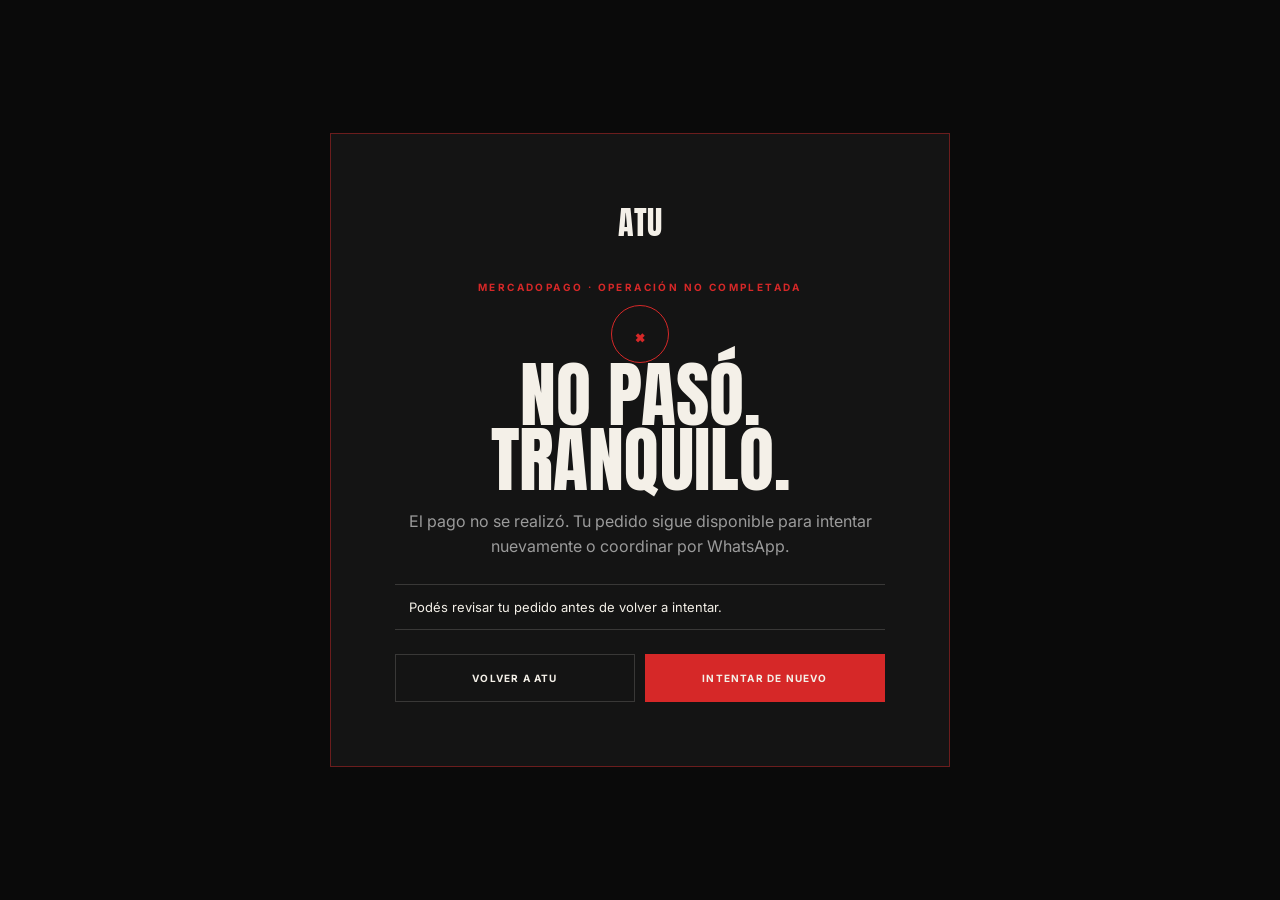
<file: checkout-failure.html>
<!doctype html>
<html lang="es"><head><meta charset="utf-8"><meta name="viewport" content="width=device-width,initial-scale=1"><meta name="theme-color" content="#0A0A0A"><link rel="icon" type="image/svg+xml" href="atu-favicon.svg"><title>ATU Sushi | Pago no realizado</title><link rel="preconnect" href="https://fonts.googleapis.com"><link href="https://fonts.googleapis.com/css2?family=Anton&family=Inter:wght@400;500;600;700;800&display=swap" rel="stylesheet"><style>:root{--black:#0a0a0a;--black-2:#141414;--red:#d62828;--bone:#f4f0e8;--gray:#9b9b9b;--gold:#c99a43;--line:rgba(244,240,232,.16);--display:"Anton",Impact,sans-serif;--sans:"Inter",Arial,sans-serif}*{box-sizing:border-box}body{margin:0;min-height:100vh;background:var(--black);color:var(--bone);font-family:var(--sans);display:grid;place-items:center;padding:24px}.result{width:min(620px,100%);padding:clamp(28px,6vw,64px);border:1px solid rgba(214,40,40,.45);background:var(--black-2);text-align:center}.brand{font:32px var(--display)}.eyebrow{margin:34px 0 12px;color:var(--red);font-size:10px;font-weight:700;letter-spacing:.24em}.mark{width:58px;height:58px;margin:0 auto;border:1px solid var(--red);border-radius:50%;display:grid;place-items:center;color:var(--red);font:30px var(--display)}h1{margin:0;font:clamp(42px,8vw,72px)/.9 var(--display)}p{color:var(--gray);line-height:1.6}.order{margin:24px 0;padding:14px;border-top:1px solid var(--line);border-bottom:1px solid var(--line);text-align:left;font-size:13px}.actions{display:flex;gap:10px;margin-top:24px}.button{flex:1;min-height:48px;display:grid;place-items:center;border:1px solid var(--line);color:var(--bone);text-decoration:none;font-size:10px;font-weight:700;letter-spacing:.12em}.button.primary{background:var(--red);border-color:var(--red)}@media(max-width:520px){.actions{display:grid;grid-template-columns:1fr}}</style></head><body><main class="result"><div class="brand">ATU</div><div class="eyebrow">MERCADOPAGO · OPERACIÓN NO COMPLETADA</div><div class="mark">×</div><h1>NO PASÓ.<br>TRANQUILO.</h1><p>El pago no se realizó. Tu pedido sigue disponible para intentar nuevamente o coordinar por WhatsApp.</p><div class="order" id="orderSummary">Podés revisar tu pedido antes de volver a intentar.</div><div class="actions"><a class="button" href="index.html">VOLVER A ATU</a><a class="button primary" href="Menu-Paso-A-Paso.html">INTENTAR DE NUEVO</a></div></main><script>const order=JSON.parse(localStorage.getItem('atu_last_order')||'null');if(order){document.getElementById('orderSummary').textContent=`Pedido ${order.id||''} · Total ${new Intl.NumberFormat('es-AR',{style:'currency',currency:'ARS',maximumFractionDigits:0}).format(order.total||0)}`;localStorage.setItem('atu_payment_status','failure')}</script></body></html>
</file>
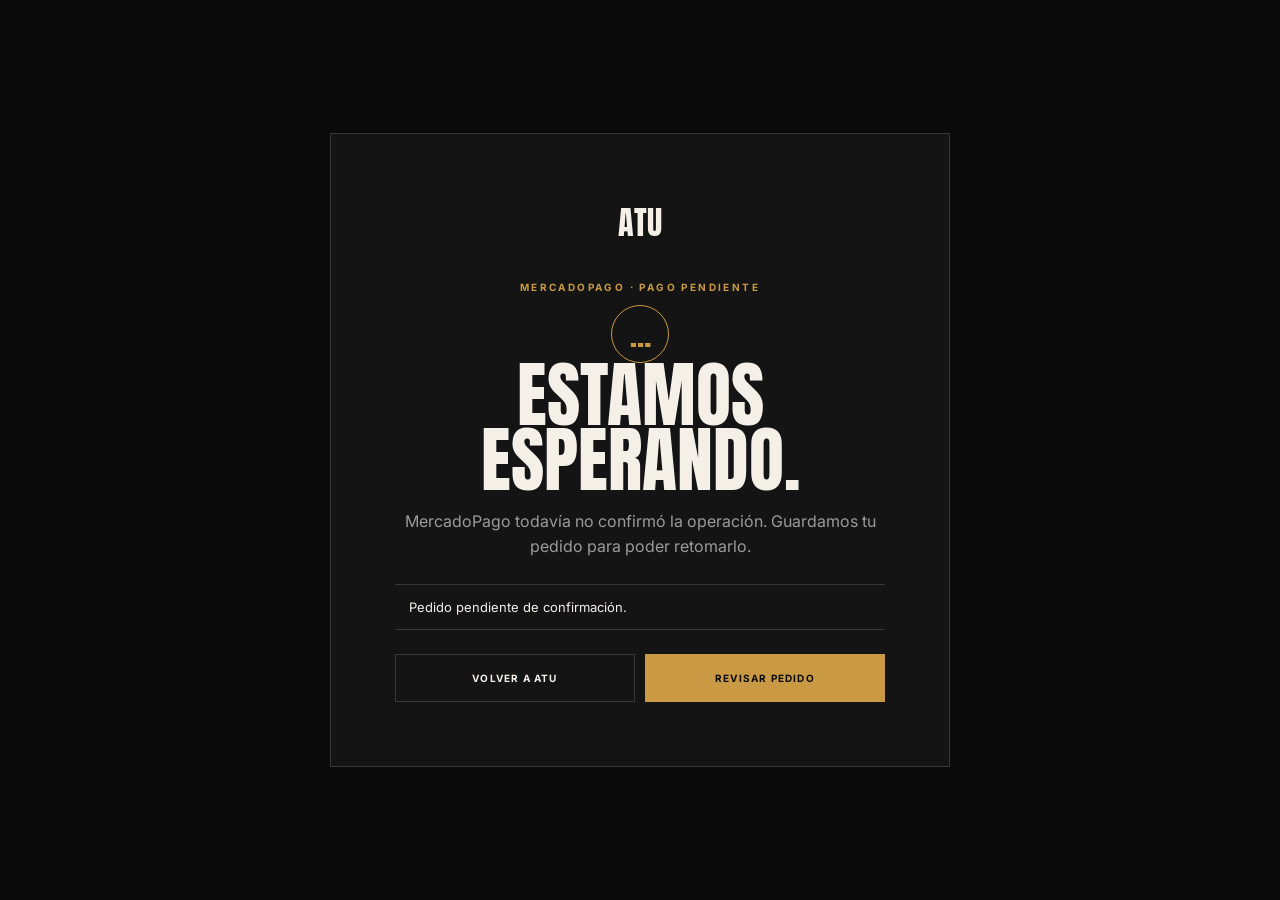
<file: checkout-pending.html>
<!doctype html>
<html lang="es"><head><meta charset="utf-8"><meta name="viewport" content="width=device-width,initial-scale=1"><meta name="theme-color" content="#0A0A0A"><link rel="icon" type="image/svg+xml" href="atu-favicon.svg"><title>ATU Sushi | Pago pendiente</title><link rel="preconnect" href="https://fonts.googleapis.com"><link href="https://fonts.googleapis.com/css2?family=Anton&family=Inter:wght@400;500;600;700;800&display=swap" rel="stylesheet"><style>:root{--black:#0a0a0a;--black-2:#141414;--bone:#f4f0e8;--gray:#9b9b9b;--gold:#c99a43;--line:rgba(244,240,232,.16);--display:"Anton",Impact,sans-serif;--sans:"Inter",Arial,sans-serif}*{box-sizing:border-box}body{margin:0;min-height:100vh;background:var(--black);color:var(--bone);font-family:var(--sans);display:grid;place-items:center;padding:24px}.result{width:min(620px,100%);padding:clamp(28px,6vw,64px);border:1px solid var(--line);background:var(--black-2);text-align:center}.brand{font:32px var(--display)}.eyebrow{margin:34px 0 12px;color:var(--gold);font-size:10px;font-weight:700;letter-spacing:.24em}.mark{width:58px;height:58px;margin:0 auto;border:1px solid var(--gold);border-radius:50%;display:grid;place-items:center;color:var(--gold);font:30px var(--display)}h1{margin:0;font:clamp(42px,8vw,72px)/.9 var(--display)}p{color:var(--gray);line-height:1.6}.order{margin:24px 0;padding:14px;border-top:1px solid var(--line);border-bottom:1px solid var(--line);text-align:left;font-size:13px}.actions{display:flex;gap:10px;margin-top:24px}.button{flex:1;min-height:48px;display:grid;place-items:center;border:1px solid var(--line);color:var(--bone);text-decoration:none;font-size:10px;font-weight:700;letter-spacing:.12em}.button.primary{background:var(--gold);border-color:var(--gold);color:var(--black)}@media(max-width:520px){.actions{display:grid;grid-template-columns:1fr}}</style></head><body><main class="result"><div class="brand">ATU</div><div class="eyebrow">MERCADOPAGO · PAGO PENDIENTE</div><div class="mark">…</div><h1>ESTAMOS<br>ESPERANDO.</h1><p>MercadoPago todavía no confirmó la operación. Guardamos tu pedido para poder retomarlo.</p><div class="order" id="orderSummary">Pedido pendiente de confirmación.</div><div class="actions"><a class="button" href="index.html">VOLVER A ATU</a><a class="button primary" href="Menu-Paso-A-Paso.html">REVISAR PEDIDO</a></div></main><script>const order=JSON.parse(localStorage.getItem('atu_last_order')||'null');if(order){document.getElementById('orderSummary').textContent=`Pedido ${order.id||''} · Total ${new Intl.NumberFormat('es-AR',{style:'currency',currency:'ARS',maximumFractionDigits:0}).format(order.total||0)}`;localStorage.setItem('atu_payment_status','pending')}</script></body></html>
</file>
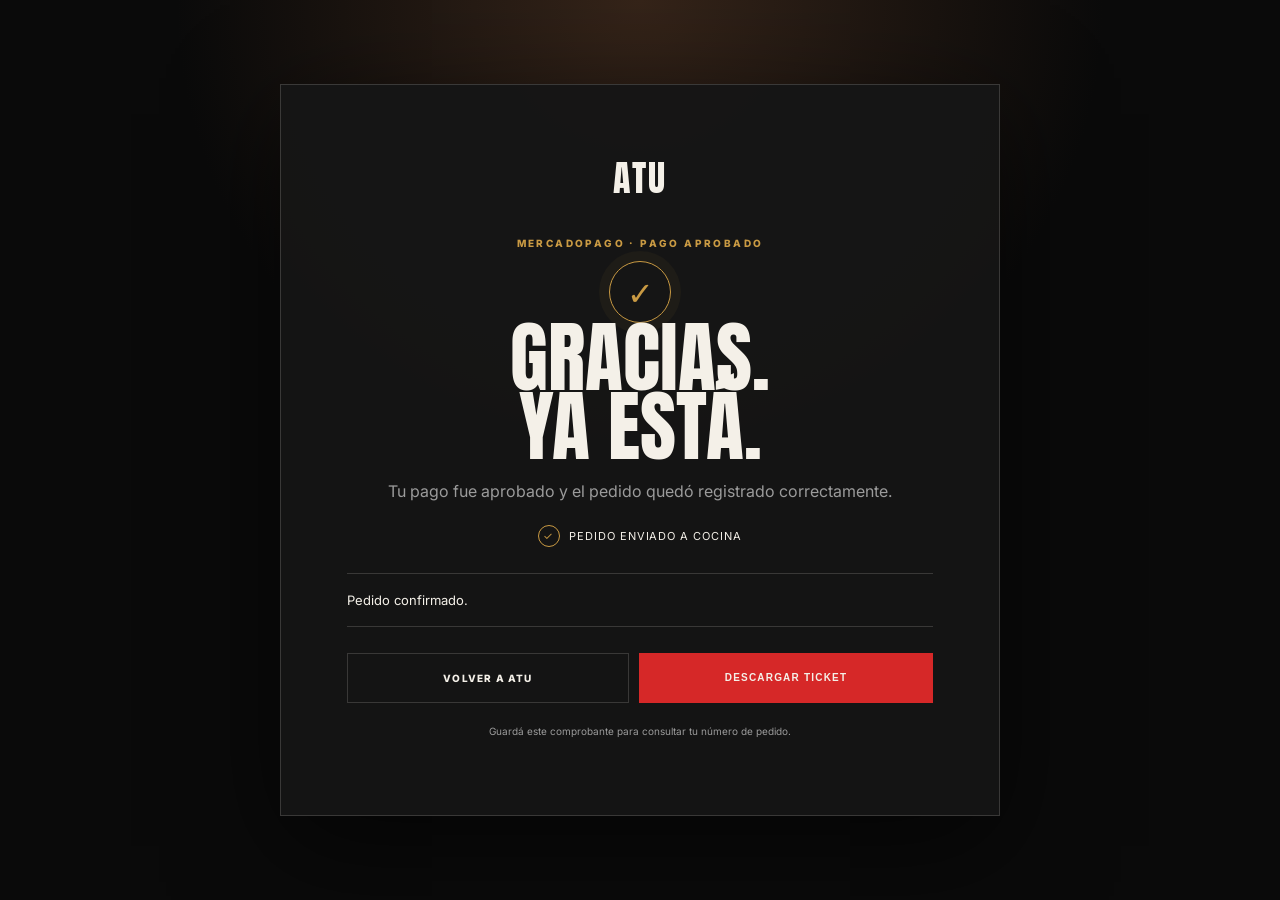
<file: checkout-success.html>
<!doctype html>
<html lang="es">
<head>
<meta charset="utf-8">
<meta name="viewport" content="width=device-width,initial-scale=1">
<meta name="theme-color" content="#0A0A0A">
<link rel="icon" type="image/svg+xml" href="atu-favicon.svg">
<title>ATU Sushi | Pago aprobado</title>
<link rel="preconnect" href="https://fonts.googleapis.com">
<link href="https://fonts.googleapis.com/css2?family=Anton&family=Inter:wght@400;500;600;700;800&display=swap" rel="stylesheet">
<style>
:root{--black:#0a0a0a;--black2:#151515;--bone:#f4f0e8;--gray:#9b9b9b;--gold:#c99a43;--red:#d62828;--line:rgba(244,240,232,.16);--display:"Anton",Impact,sans-serif;--sans:"Inter",Arial,sans-serif}*{box-sizing:border-box}body{margin:0;min-height:100vh;background:radial-gradient(circle at 50% 0,#342318 0,transparent 42%),var(--black);color:var(--bone);font-family:var(--sans);display:grid;place-items:center;padding:24px}.result{width:min(720px,100%);padding:clamp(28px,6vw,66px);border:1px solid var(--line);background:rgba(21,21,21,.96);text-align:center;box-shadow:0 30px 100px #0009}.brand{font:36px var(--display);letter-spacing:.06em}.eyebrow{margin:32px 0 12px;color:var(--gold);font-size:10px;font-weight:800;letter-spacing:.24em}.mark{width:62px;height:62px;margin:0 auto;border:1px solid var(--gold);border-radius:50%;display:grid;place-items:center;color:var(--gold);font:32px var(--display);box-shadow:0 0 0 10px rgba(201,154,67,.05)}h1{margin:0;font:clamp(44px,8vw,78px)/.88 var(--display)}p{color:var(--gray);line-height:1.65}.thanks{max-width:510px;margin:18px auto 0}.order{margin:26px 0;padding:18px 0;border-top:1px solid var(--line);border-bottom:1px solid var(--line);text-align:left;font-size:13px}.order strong{color:var(--gold)}.sent{display:flex;align-items:center;justify-content:center;gap:9px;margin:20px 0;color:var(--bone);font-size:11px;letter-spacing:.09em;text-transform:uppercase}.sent:before{content:'✓';width:20px;height:20px;border:1px solid var(--gold);border-radius:50%;display:grid;place-items:center;color:var(--gold)}.actions{display:flex;gap:10px;margin-top:24px}.button{flex:1;min-height:50px;display:grid;place-items:center;border:1px solid var(--line);color:var(--bone);text-decoration:none;font-size:10px;font-weight:800;letter-spacing:.12em;cursor:pointer;background:transparent}.button.primary{background:var(--red);border-color:var(--red)}.note{font-size:10px;margin-top:20px}.ticket-preview{position:fixed;left:-10000px;top:0;width:720px;padding:54px;background:#f4f0e8;color:#0a0a0a;font-family:Inter,Arial,sans-serif}.ticket-preview .ticket-brand{font:48px Anton,Impact,sans-serif;letter-spacing:.08em}.ticket-preview .ticket-kicker{margin-top:8px;color:#8b682c;font-size:12px;letter-spacing:.2em;font-weight:800}.ticket-preview .ticket-rule{height:1px;background:#b6aa95;margin:30px 0}.ticket-preview .ticket-row{display:flex;justify-content:space-between;gap:20px;padding:13px 0;border-bottom:1px solid #d6cdbd;font-size:15px}.ticket-preview .ticket-total{font:32px Anton,Impact,sans-serif;margin-top:22px;text-align:right}.ticket-preview .ticket-status{margin-top:30px;padding:13px;background:#0a0a0a;color:#f4f0e8;text-align:center;font-size:12px;font-weight:800;letter-spacing:.18em}@media(max-width:520px){.actions{display:grid;grid-template-columns:1fr}.result{padding:30px 22px}}
</style>
</head>
<body>
<main class="result">
<div class="brand">ATU</div>
<div class="eyebrow">MERCADOPAGO · PAGO APROBADO</div>
<div class="mark">✓</div>
<h1>GRACIAS.<br>YA ESTÁ.</h1>
<p class="thanks">Tu pago fue aprobado y el pedido quedó registrado correctamente.</p>
<div class="sent">Pedido enviado a cocina</div>
<div class="order" id="orderSummary">Pedido confirmado.</div>
<div class="actions"><a class="button" href="index.html">VOLVER A ATU</a><button class="button primary" id="downloadTicket">DESCARGAR TICKET</button></div>
<p class="note">Guardá este comprobante para consultar tu número de pedido.</p>
</main>
<section class="ticket-preview" id="ticketPreview" aria-hidden="true"><div class="ticket-brand">ATU</div><div class="ticket-kicker">SUSHI · COMPROBANTE DE PEDIDO</div><div class="ticket-rule"></div><div class="ticket-row"><span>PEDIDO</span><strong id="ticketId">ATU-DEMO</strong></div><div class="ticket-row"><span>CLIENTE</span><strong id="ticketCustomer">Cliente</strong></div><div class="ticket-row"><span>DETALLE</span><strong id="ticketItems">Pedido ATU</strong></div><div class="ticket-row"><span>MODALIDAD</span><strong id="ticketFulfillment">Retiro en local</strong></div><div class="ticket-total" id="ticketTotal">$ 0</div><div class="ticket-status">PAGO APROBADO · PEDIDO EN COCINA</div></section>
<script>
const order=(()=>{try{return JSON.parse(localStorage.getItem('atu_last_order')||'null')}catch{return null}})();
if(order){document.getElementById('orderSummary').innerHTML=`Pedido <strong>${order.id||''}</strong> · Total ${new Intl.NumberFormat('es-AR',{style:'currency',currency:'ARS',maximumFractionDigits:0}).format(order.total||0)}`;localStorage.setItem('atu_payment_status','success');document.getElementById('ticketId').textContent=order.id||'ATU-DEMO';document.getElementById('ticketCustomer').textContent=order.customer?.name||'Cliente';document.getElementById('ticketItems').textContent=(order.items||[]).map(item=>`${item.quantity} × ${item.name}`).join(' · ')||'Pedido ATU';document.getElementById('ticketFulfillment').textContent=order.fulfillment==='delivery'?'Delivery':'Retiro en local';document.getElementById('ticketTotal').textContent=new Intl.NumberFormat('es-AR',{style:'currency',currency:'ARS',maximumFractionDigits:0}).format(order.total||0)}
function downloadTicket(){const source=document.getElementById('ticketPreview');const canvas=document.createElement('canvas');const scale=2;canvas.width=720*scale;canvas.height=source.offsetHeight*scale;const context=canvas.getContext('2d');context.scale(scale,scale);context.fillStyle='#f4f0e8';context.fillRect(0,0,720,source.offsetHeight);context.fillStyle='#0a0a0a';context.font='700 48px Arial';context.fillText(document.getElementById('ticketPreview').querySelector('.ticket-brand').textContent,54,70);context.fillStyle='#8b682c';context.font='800 12px Arial';context.fillText('SUSHI · COMPROBANTE DE PEDIDO',54,98);context.fillStyle='#b6aa95';context.fillRect(54,128,612,1);const rows=[['PEDIDO',document.getElementById('ticketId').textContent],['CLIENTE',document.getElementById('ticketCustomer').textContent],['DETALLE',document.getElementById('ticketItems').textContent],['MODALIDAD',document.getElementById('ticketFulfillment').textContent]];let y=170;context.font='15px Arial';rows.forEach(([label,value])=>{context.fillStyle='#0a0a0a';context.fillText(label,54,y);context.font='700 15px Arial';context.textAlign='right';context.fillText(value.slice(0,70),666,y);context.textAlign='left';context.font='15px Arial';context.fillStyle='#d6cdbd';context.fillRect(54,y+18,612,1);y+=55});context.fillStyle='#0a0a0a';context.font='700 32px Arial';context.textAlign='right';context.fillText(document.getElementById('ticketTotal').textContent,666,y+18);context.textAlign='left';context.fillStyle='#0a0a0a';context.fillRect(54,y+55,612,42);context.fillStyle='#f4f0e8';context.font='800 12px Arial';context.textAlign='center';context.fillText('PAGO APROBADO · PEDIDO EN COCINA',360,y+81);context.textAlign='left';const link=document.createElement('a');link.download=`ticket-${document.getElementById('ticketId').textContent}.png`;link.href=canvas.toDataURL('image/png');link.click()}
document.getElementById('downloadTicket').onclick=downloadTicket;
</script>
</body>
</html>
</file>
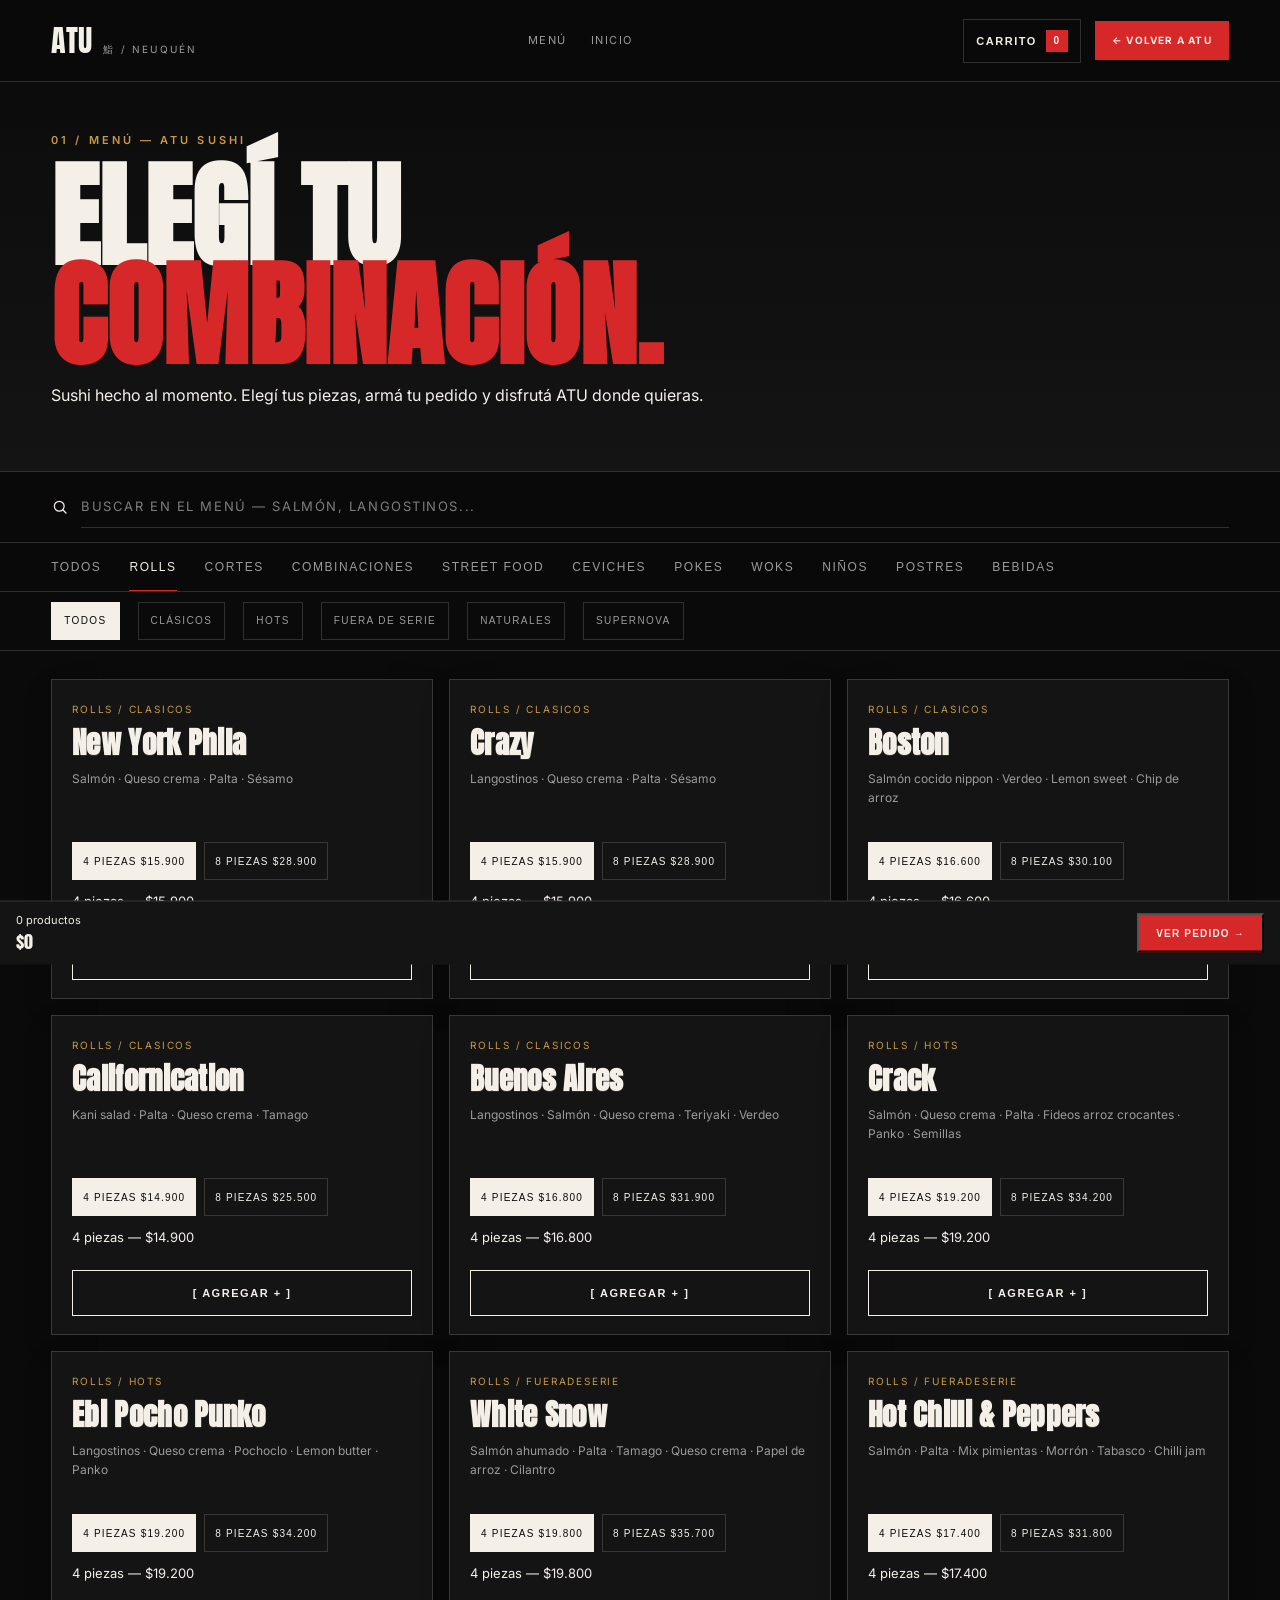
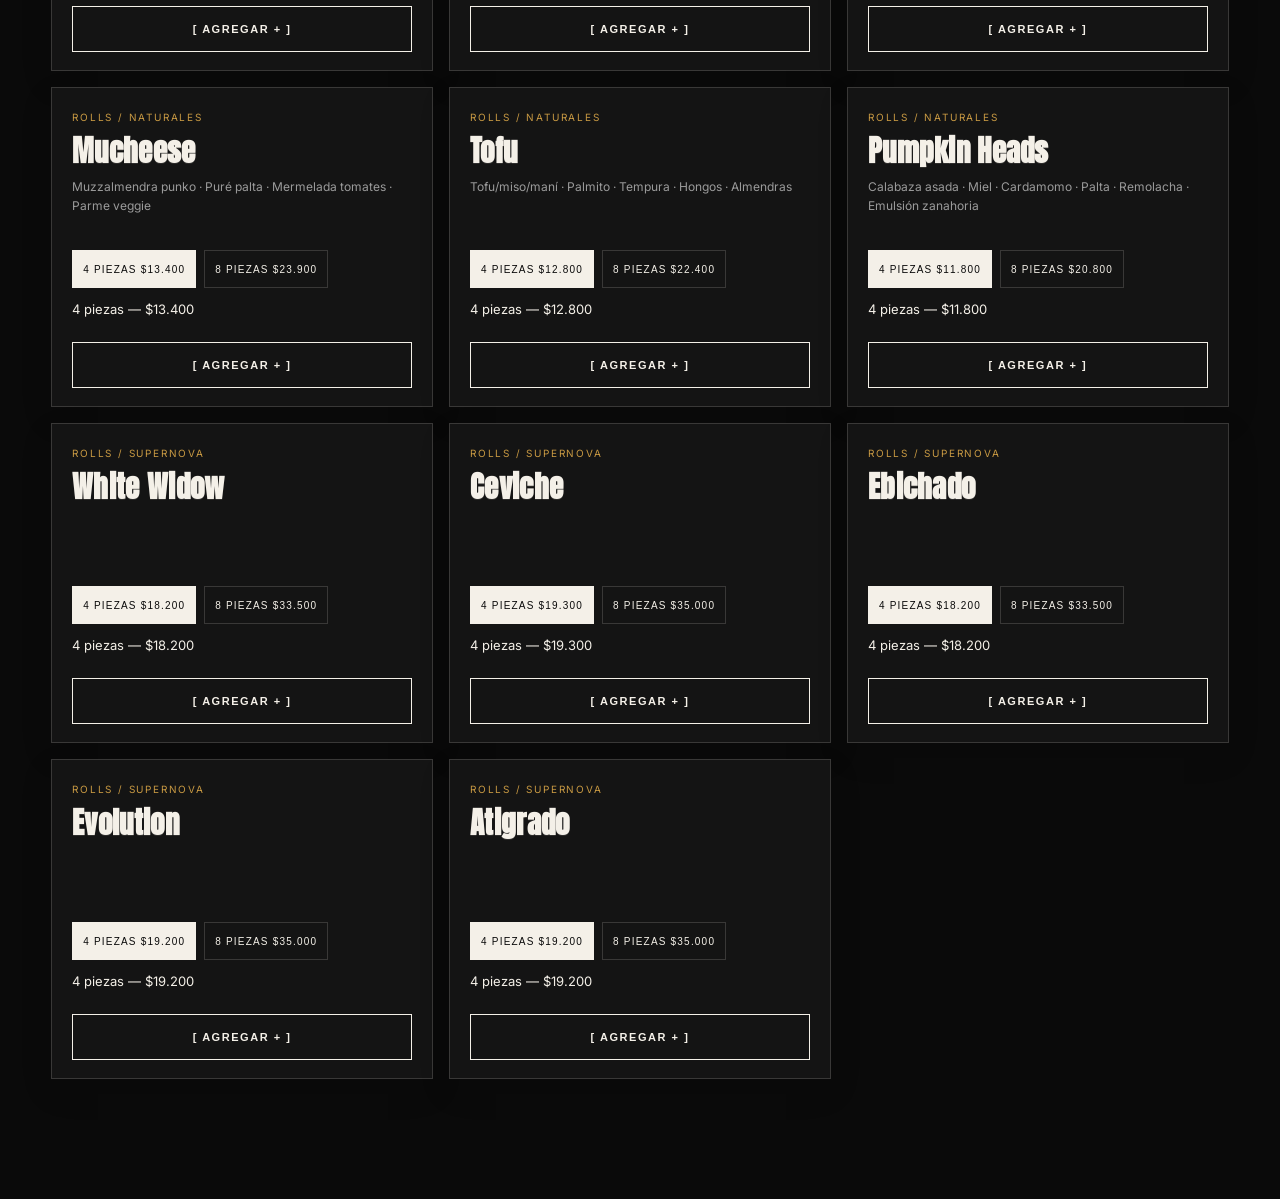
<file: Menu-Paso-A-Paso.html>
<!doctype html>
<html lang="es">
<head>
<meta charset="utf-8"><meta name="viewport" content="width=device-width, initial-scale=1">
<link rel="icon" type="image/svg+xml" href="atu-favicon.svg">
<title>Menú ATU Sushi — Checkout paso a paso</title>
<link href="https://fonts.googleapis.com/css2?family=Anton&family=Cormorant+Garamond:ital,wght@0,500;0,600;1,500;1,600&family=Inter:wght@400;500;600;700;800&display=swap" rel="stylesheet">
<script src="https://sdk.mercadopago.com/js/v2"></script>
<style>
:root{--black:#0A0A0A;--black-2:#141414;--red:#D62828;--bone:#F4F0E8;--gray:#9B9B9B;--gold:#C99A43;--line:rgba(244,240,232,.16);--display:"Anton",Impact,sans-serif;--sans:"Inter",Arial,sans-serif}
*{box-sizing:border-box}html{background:var(--black);scroll-behavior:smooth}body{margin:0;background:var(--black);color:var(--bone);font-family:var(--sans)}
.progress{position:fixed;top:0;left:0;height:3px;width:0;background:var(--red);z-index:1000}
.site-header{position:fixed;top:0;left:0;right:0;height:82px;padding:0 clamp(20px,4vw,64px);display:flex;align-items:center;justify-content:space-between;border-bottom:1px solid var(--line);background:rgba(10,10,10,.88);backdrop-filter:blur(14px);z-index:100}
.brand{display:flex;gap:11px;align-items:baseline;text-decoration:none;color:inherit}.brand-mark{font-family:var(--display);font-size:30px}.brand-sub{font-size:9px;letter-spacing:.22em;color:var(--gray)}
.desktop-nav{display:flex;gap:24px;align-items:center}.desktop-nav a{color:var(--gray);font-size:10px;letter-spacing:.14em;text-decoration:none;transition:color .2s}.desktop-nav a:hover{color:var(--bone)}
.header-actions{display:flex;gap:14px;align-items:center}.header-cta{background:var(--red);color:var(--bone);padding:12px 17px;font-size:10px;letter-spacing:.12em;font-weight:700;text-decoration:none}
.cart-btn{border:1px solid var(--line);background:transparent;color:var(--bone);padding:10px 12px;font-size:10px;letter-spacing:.14em;font-weight:700;cursor:pointer;display:flex;align-items:center;gap:9px}.cart-btn b{background:var(--red);color:var(--bone);display:inline-grid;place-items:center;min-width:22px;height:22px;padding:0 5px;line-height:1;font-size:10px;font-weight:800}
.hero-menu{padding:132px clamp(20px,4vw,64px) 48px;border-bottom:1px solid var(--line);background:linear-gradient(180deg,var(--black),var(--black-2))}
.eyebrow{font-size:10px;letter-spacing:.28em;font-weight:600;color:var(--gold);text-transform:uppercase;margin:0 0 18px}
.hero-menu h1{font-family:var(--display);font-size:clamp(54px,9vw,128px);line-height:.86;margin:0 0 18px}.hero-menu h1 em{color:var(--red);font-style:normal}
.search-wrap{position:sticky;top:82px;z-index:50;background:rgba(10,10,10,.92);backdrop-filter:blur(14px);border-bottom:1px solid var(--line);padding:14px clamp(20px,4vw,64px);display:flex;gap:12px}.search-wrap input{flex:1;background:transparent;border:0;border-bottom:1px solid var(--line);color:var(--bone);padding:12px 0;font:11px var(--sans);letter-spacing:.12em;text-transform:uppercase;outline:0}
.cat-nav{position:sticky;top:145px;z-index:49;background:rgba(10,10,10,.92);backdrop-filter:blur(14px);border-bottom:1px solid var(--line);padding:0 clamp(20px,4vw,64px);display:flex;overflow-x:auto;gap:28px;scrollbar-width:auto;-ms-overflow-style:auto;touch-action:auto}.cat-nav::-webkit-scrollbar{height:6px}.cat-nav.is-scrollable{cursor:grab;touch-action:pan-x}.cat-nav.is-dragging,.sub-nav.is-dragging{cursor:grabbing;user-select:none}.cat-nav button{flex:0 0 auto;background:none;border:0;border-bottom:1px solid transparent;color:var(--gray);padding:16px 0 14px;font-size:11px;letter-spacing:.13em;cursor:pointer;white-space:nowrap}.cat-nav button.active{color:var(--bone);border-bottom-color:var(--red)}
.sub-nav{display:flex;gap:18px;padding:10px clamp(20px,4vw,64px);overflow-x:auto;border-bottom:1px solid var(--line);background:var(--black);scrollbar-width:auto;-ms-overflow-style:auto;touch-action:auto}.sub-nav::-webkit-scrollbar{height:6px}.sub-nav.is-scrollable{cursor:grab;touch-action:pan-x}.sub-nav button{flex:0 0 auto;background:none;border:1px solid var(--line);color:var(--gray);padding:7px 12px;font-size:9px;letter-spacing:.14em;cursor:pointer}.sub-nav button.active{background:var(--bone);color:var(--black);border-color:var(--bone)}
.products{padding:28px clamp(20px,4vw,64px) 120px;display:grid;grid-template-columns:repeat(3,minmax(0,1fr));gap:16px;background:var(--black)}@media(max-width:1100px){.products{grid-template-columns:repeat(2,1fr)}}@media(max-width:700px){.products{grid-template-columns:1fr}}
.card{background:var(--black-2);border:1px solid var(--line);padding:22px 20px 18px;display:flex;flex-direction:column;gap:12px;transition:border-color .25s,box-shadow .25s,transform .25s,background .25s;min-height:320px}.card:hover,.card.is-selected{border-color:var(--red);box-shadow:0 12px 30px rgba(214,40,40,.16);transform:translateY(-2px)}.card.is-selected{background:rgba(214,40,40,.06)}.card-top{font-size:9px;letter-spacing:.18em;color:var(--gold);text-transform:uppercase}.card h3{font-family:var(--display);font-size:30px;line-height:.92;margin:0;color:var(--bone)}.card-ing{font-size:11px;line-height:1.6;color:var(--gray)}.variant-row{display:flex;flex-wrap:wrap;gap:8px;margin-top:auto}.vbtn{border:1px solid var(--line);background:transparent;color:var(--bone);padding:8px 10px;font-size:9px;letter-spacing:.12em;cursor:pointer}.vbtn.active{background:var(--bone);color:var(--black);border-color:var(--bone)}.card-price{font-size:12px}.add-btn{margin-top:10px;border:1px solid var(--bone);background:transparent;color:var(--bone);min-height:46px;font-size:10px;letter-spacing:.14em;font-weight:700;cursor:pointer}.add-btn:hover{background:var(--bone);color:var(--black)}
.card{background:var(--black-2);border:1px solid var(--line);padding:22px 20px 18px;display:flex;flex-direction:column;gap:12px;transition:border-color .25s,box-shadow .25s,transform .25s,background .25s;min-height:320px}.card:hover{border-color:var(--red);box-shadow:0 12px 30px rgba(214,40,40,.16);transform:translateY(-2px)}.card.is-selected{background:#182b2c;border-color:#6f9b97;box-shadow:0 12px 30px rgba(43,91,91,.22);transform:translateY(-2px)}.card-top{font-size:10px;letter-spacing:.18em;color:var(--gold);text-transform:uppercase}.card h3{font-family:var(--display);font-size:clamp(29px,2.25vw,35px);line-height:.98;letter-spacing:.01em;margin:0;color:var(--bone);text-wrap:balance;text-shadow:0 1px 0 rgba(244,240,232,.12)}.card-ing{font-size:12px;line-height:1.6;color:var(--gray)}.variant-row{display:flex;flex-wrap:wrap;gap:8px;margin-top:auto}.vbtn{border:1px solid var(--line);background:transparent;color:var(--bone);padding:8px 10px;font-size:10px;letter-spacing:.12em;cursor:pointer}.vbtn.active{background:var(--bone);color:var(--black);border-color:var(--bone)}.card-price{font-size:13px}.add-btn{margin-top:10px;border:1px solid var(--bone);background:transparent;color:var(--bone);min-height:46px;font-size:11px;letter-spacing:.14em;font-weight:700;cursor:pointer}.add-btn:hover{background:var(--bone);color:var(--black)}
.empty-state{grid-column:1/-1;background:var(--black);border:1px solid var(--line);padding:80px 24px;text-align:center}.empty-state .a{font:10px var(--sans);letter-spacing:.22em;color:var(--gray);text-transform:uppercase}.empty-state .b{font:14px var(--sans);color:var(--bone);margin-top:10px}
.drawer{position:fixed;z-index:200;top:0;right:0;bottom:0;width:440px;max-width:100%;background:var(--black-2);border-left:1px solid var(--line);transform:translateX(100%);transition:.4s;display:flex;flex-direction:column}.drawer.open{transform:translateX(0)}.drawer-head{padding:22px 20px;border-bottom:1px solid var(--line);display:flex;justify-content:space-between;align-items:center}.drawer-body{flex:1;overflow:auto;padding:18px 20px;display:flex;flex-direction:column;gap:14px}.drawer-foot{border-top:1px solid var(--line);padding:18px 20px;background:var(--black)}.item{border-bottom:1px solid var(--line);padding-bottom:12px;display:flex;flex-direction:column;gap:8px}.qty{display:flex;gap:10px;align-items:center}.qty button{width:34px;height:34px;border:1px solid var(--line);background:transparent;color:var(--bone);cursor:pointer}.subtotal{font-family:var(--display);font-size:22px;display:flex;justify-content:space-between}
.button-red{background:var(--red);color:var(--bone);border:0;min-height:52px;width:100%;font-size:10px;letter-spacing:.14em;font-weight:700;cursor:pointer;display:flex;justify-content:center;align-items:center}.button-line{border:1px solid rgba(244,240,232,.55);background:transparent;color:var(--bone);min-height:48px;width:100%;font-size:10px;letter-spacing:.14em;font-weight:700;cursor:pointer}
.radio-card{border:1px solid var(--line);padding:14px 12px;display:flex;justify-content:space-between;align-items:center;cursor:pointer}.radio-card.active{border-color:var(--bone);background:rgba(244,240,232,.06)}
.form label{display:block;font-size:9px;letter-spacing:.18em;color:var(--gray);margin:12px 0 6px}.form input,.form textarea{width:100%;background:transparent;border:1px solid var(--line);color:var(--bone);padding:12px;font-size:13px;outline:0}.err{font-size:11px;color:#ff6b6b;margin-top:6px}
.mobile-bar{position:fixed;z-index:150;left:0;right:0;bottom:0;background:var(--black-2);border-top:1px solid var(--line);padding:10px 16px calc(10px + env(safe-area-inset-bottom));display:flex;justify-content:space-between;align-items:center;transform:translateY(100%);transition:.35s}.mobile-bar.show{transform:translateY(0)}
.mobile-bar.is-pulsing .header-cta{animation:cartPulse .55s ease}
.floating-cart{display:none}.cart-suggestions{margin-top:4px;border-top:1px solid var(--line);padding-top:16px}.cart-suggestions-head{font-size:9px;letter-spacing:.18em;color:var(--gold);margin:0 0 10px}.cart-suggestion{display:flex;justify-content:space-between;align-items:center;gap:12px;padding:10px 0;border-bottom:1px solid rgba(244,240,232,.1)}.cart-suggestion:last-child{border-bottom:0}.cart-suggestion-info{min-width:0}.cart-suggestion-name{display:block;font-size:12px;white-space:nowrap;overflow:hidden;text-overflow:ellipsis}.cart-suggestion-context{display:block;margin-top:4px;color:var(--gray);font-size:10px}.cart-suggestion button{flex:0 0 auto;border:1px solid var(--line);background:transparent;color:var(--bone);padding:8px 10px;font-size:9px;letter-spacing:.08em;cursor:pointer}.cart-suggestion button:hover{border-color:var(--bone);background:var(--bone);color:var(--black)}
@keyframes cartPulse{0%,100%{transform:scale(1)}35%{transform:scale(1.15) rotate(-4deg)}70%{transform:scale(.96) rotate(3deg)}}
.overlay{position:fixed;inset:0;background:rgba(0,0,0,.58);z-index:190;display:none}.overlay.show{display:block}
.modal{position:fixed;z-index:210;inset:0;display:none;align-items:center;justify-content:center;padding:20px}.modal.open{display:flex}.modal-box{background:var(--black-2);border:1px solid var(--line);width:100%;max-width:560px;max-height:90dvh;overflow:auto;padding:28px}
.steps{display:flex;gap:8px;margin:12px 0}.steps span{flex:1;height:2px;background:var(--line)}.steps span.active{background:var(--red)}
@media(max-width:700px){.drawer{width:100%;height:92dvh;top:auto;border-radius:16px 16px 0 0}.modal{align-items:flex-end;padding:0}.modal-box{border-radius:16px 16px 0 0;max-height:92dvh}}
.site-header a:focus-visible,.site-header button:focus-visible,.cat-nav button:focus-visible,.sub-nav button:focus-visible,.card button:focus-visible,.drawer button:focus-visible,.modal button:focus-visible,.form input:focus-visible,.form textarea:focus-visible{outline:2px solid var(--red);outline-offset:3px}
.drawer-head button{width:40px;height:40px;display:grid;place-items:center}
.drawer.open,.modal.open{overscroll-behavior:contain}
.search-wrap input::placeholder{color:var(--gray);opacity:.8}
.search-wrap:focus-within{border-bottom-color:rgba(214,40,40,.55)}
.card{box-shadow:0 12px 30px rgba(0,0,0,.12)}
@media(max-width:700px){.site-header{height:72px}.search-wrap{top:72px}.cat-nav{top:135px}.hero-menu{padding-top:118px}.card{min-height:0}.modal-box{padding:22px 18px calc(22px + env(safe-area-inset-bottom))}.drawer-foot{padding-bottom:calc(18px + env(safe-area-inset-bottom))}}
@media(max-width:900px){.site-header{padding-left:20px;padding-right:20px}.header-actions{gap:8px}.header-cta{padding:11px 12px}.desktop-nav{gap:14px}}
@media(max-width:700px){.site-header{padding-left:16px;padding-right:16px}.desktop-nav{display:none}.header-actions{margin-left:auto}.site-header .cart-btn,.site-header .header-cta{display:none}.cart-btn{padding:10px 11px;font-size:9px}.floating-cart{right:16px;bottom:78px}}
@media(max-width:700px){.cat-nav,.sub-nav{scrollbar-width:none;-ms-overflow-style:none}.cat-nav::-webkit-scrollbar,.sub-nav::-webkit-scrollbar{display:none}}
@media(max-width:700px){.drawer{width:min(440px,calc(100% - 44px));height:100dvh;top:0;bottom:0;border-radius:0}}
.search-icon{width:18px;height:18px;flex:0 0 18px;align-self:center;color:var(--bone);fill:none;stroke:currentColor;stroke-width:1.7;stroke-linecap:round;stroke-linejoin:round}
body{font-size:16px;line-height:1.5}.brand-sub{font-size:10px}.desktop-nav a,.cart-btn{font-size:11px}.eyebrow{font-size:11px}.search-wrap input{font-size:13px;min-height:42px}.cat-nav button{font-size:12px;min-height:48px}.sub-nav button{font-size:10px;min-height:38px}.card-top{font-size:10px}.card-ing{font-size:12px}.vbtn{font-size:10px;min-height:38px}.card-price{font-size:13px}.add-btn{font-size:11px}.form label{font-size:10px}.form input,.form textarea{min-height:44px}.form textarea{line-height:1.5}.button-red,.button-line{font-size:11px}.search-wrap input:focus-visible{outline:2px solid var(--red);outline-offset:3px}
@media(prefers-reduced-motion:reduce){.card:hover,.card.is-selected{transform:none}.mobile-bar.is-pulsing .header-cta{animation:none}}
.search-wrap input:focus-visible{outline:0;box-shadow:0 1px 0 rgba(214,40,40,.55)}
.order-guide{position:fixed;z-index:230;left:24px;bottom:24px;width:min(390px,calc(100vw - 48px));padding:18px 20px;background:var(--black-2);border:1px solid var(--red);box-shadow:0 16px 40px rgba(0,0,0,.45);opacity:0;transform:translateY(14px);pointer-events:none;transition:opacity .25s,transform .25s}.order-guide.is-visible{opacity:1;transform:none;pointer-events:auto}.order-guide-close{position:absolute;right:10px;top:8px;border:0;background:none;color:var(--gray);font-size:20px;cursor:pointer}.order-guide-title{display:block;padding-right:22px;font-family:var(--display);font-size:24px;line-height:1;color:var(--bone)}.order-guide-copy{margin:9px 0 15px;color:var(--gray);font-size:12px;line-height:1.5}.order-guide-actions{display:grid;grid-template-columns:1fr 1fr;gap:8px}.order-guide-actions button{min-height:42px;border:1px solid var(--line);background:transparent;color:var(--bone);font-size:9px;font-weight:700;letter-spacing:.08em;cursor:pointer}.order-guide-actions button:last-child{background:var(--red);border-color:var(--red)}.order-guide-actions button:hover{border-color:var(--bone)}.order-guide-target{animation:guideTargetPulse 1.4s ease 2}.order-guide-target#continueBtn{position:relative;z-index:231}@keyframes guideTargetPulse{0%,100%{box-shadow:none}50%{box-shadow:0 0 0 4px rgba(214,40,40,.24)}}
.menu-toggle{display:none;width:42px;height:42px;border:1px solid var(--line);background:transparent;color:var(--bone);cursor:pointer}.menu-toggle span,.menu-toggle::before,.menu-toggle::after{content:"";display:block;width:18px;height:1px;margin:4px auto;background:currentColor}.menu-panel{position:fixed;z-index:240;inset:0 0 0 auto;width:min(340px,calc(100vw - 44px));padding:100px 24px 28px;background:var(--black-2);border-left:1px solid var(--line);transform:translateX(100%);transition:transform .3s;display:flex;flex-direction:column;gap:10px}.menu-panel.is-open{transform:translateX(0)}.menu-panel a{padding:16px 0;border-bottom:1px solid var(--line);font-family:var(--display);font-size:28px;color:var(--bone)}.menu-panel a:hover{color:var(--red)}
@media(max-width:700px){.order-guide{left:12px;right:12px;bottom:76px;width:auto;padding:16px}.order-guide-title{font-size:21px}.order-guide-actions button{font-size:8px}}
@media(min-width:701px){.cat-nav.is-scrollable,.sub-nav.is-scrollable{cursor:default;touch-action:auto}}
@media(max-width:700px){.menu-toggle{display:block}.site-header .header-actions{gap:8px}.site-header{z-index:250}}
</style>
</head>
<body>
<div class="progress" id="progress"></div>
<header class="site-header"><a class="brand" href="index.html" aria-label="ATU Sushi, inicio"><span class="brand-mark">ATU</span><span class="brand-sub">鮨 / NEUQUÉN</span></a><nav class="desktop-nav" aria-label="Navegación principal"><a href="#products">MENÚ</a><a href="index.html">INICIO</a></nav><div class="header-actions"><button class="cart-btn" id="cartBtn" type="button" aria-label="Abrir carrito">CARRITO <b id="cartCount">0</b></button><a class="header-cta" href="index.html">← VOLVER A ATU</a><button class="menu-toggle" id="menuToggle" type="button" aria-label="Abrir menú" aria-controls="menuPanel" aria-expanded="false"><span></span></button></div></header>
<nav class="menu-panel" id="menuPanel" aria-label="Menú móvil"><a href="index.html">INICIO</a><a href="#products">MENÚ</a><a href="#cartDrawer">CARRITO</a></nav>
<section class="hero-menu"><p class="eyebrow">01 / MENÚ — ATU SUSHI</p><h1>ELEGÍ TU<br><em>COMBINACIÓN.</em></h1><p class="hero-copy">Sushi hecho al momento. Elegí tus piezas, armá tu pedido y disfrutá ATU donde quieras.</p></section>
<div class="search-wrap"><svg class="search-icon" aria-hidden="true" viewBox="0 0 24 24"><circle cx="11" cy="11" r="6.5"></circle><path d="m16 16 4 4"></path></svg><input id="search" type="search" aria-label="Buscar en el menú" autocomplete="off" placeholder="BUSCAR EN EL MENÚ — salmón, langostinos..."></div>
<div class="cat-nav" id="catNav"></div><div class="sub-nav" id="subNav" style="display:none"></div>
<div class="products" id="products"></div>
<div class="overlay" id="overlay"></div>
<div class="drawer" id="cartDrawer"><div class="drawer-head"><div><p class="eyebrow" style="margin:0">TU PEDIDO</p><span id="cartItemsLabel" style="font-size:11px;color:var(--gray)">0 ITEMS</span></div><button id="closeCart" style="background:none;border:0;color:var(--bone);font-size:22px;cursor:pointer">×</button></div><div class="drawer-body" id="cartBody"></div><div class="drawer-foot"><div class="subtotal"><span>SUBTOTAL</span><span id="subtotal"></span></div><div style="font-size:10px;color:var(--gray);margin:8px 0 14px">DELIVERY A CONFIRMAR</div><button class="button-red" id="continueBtn">CONTINUAR PEDIDO →</button><div style="margin-top:12px"><button class="button-line" id="clearCartBtn">VACIAR CARRITO</button></div></div></div>
<div class="drawer" id="checkoutDrawer" style="z-index:205"><div class="drawer-head"><div><p class="eyebrow" style="margin:0">CHECKOUT — ATU</p><div class="steps" id="steps"></div></div><button id="closeCheckout" style="background:none;border:0;color:var(--bone);font-size:22px;cursor:pointer">×</button></div><div class="drawer-body" id="checkoutBody"></div><div class="drawer-foot" id="checkoutFoot"></div></div>
<div class="modal" id="productModal"><div class="modal-box" id="modalBox"></div></div>
<div class="mobile-bar" id="mobileBar"><div><div style="font-size:11px"><span id="mCount">0</span> productos</div><div style="font-family:var(--display);font-size:18px" id="mTotal"></div></div><button class="header-cta" id="mView" type="button">VER PEDIDO →</button></div>
<aside class="order-guide" id="orderGuide" role="status" aria-live="polite"><button class="order-guide-close" id="orderGuideClose" type="button" aria-label="Cerrar guía">×</button><span class="eyebrow" style="display:block;margin:0 0 8px">PRODUCTO AGREGADO</span><strong class="order-guide-title" id="orderGuideProduct"></strong><p class="order-guide-copy">Podés seguir armando tu pedido o continuar con la finalización.</p><div class="order-guide-actions"><button id="orderGuideContinue" type="button">SEGUIR ARMANDO ←</button><button id="orderGuideCheckout" type="button">FINALIZAR PEDIDO →</button></div></aside>
<button class="floating-cart is-hidden" id="floatingCart" type="button" aria-label="Abrir carrito" title="Abrir carrito"><svg viewBox="0 0 24 24" aria-hidden="true"><path d="M3 4h2l2.1 10.1a2 2 0 0 0 2 1.6h7.8a2 2 0 0 0 1.9-1.4L21 8H6"></path><circle cx="10" cy="20" r="1"></circle><circle cx="18" cy="20" r="1"></circle></svg><span class="floating-cart-count" id="floatingCartCount">0</span></button>
<script>(function(){try{const raw=localStorage.getItem('atu_cart_v1');if(raw!==null&&!Array.isArray(JSON.parse(raw)))throw new Error('invalid cart');}catch(error){localStorage.removeItem('atu_cart_v1');}})();</script>
<script>
const MP_CONFIG={publicKey:'',whatsappNumber:'542994587709',useSandbox:true};
function getRuntimeConfig(){try{return {...MP_CONFIG,...JSON.parse(localStorage.getItem('atu_mp_config')||'{}')}}catch{return MP_CONFIG}}
const MENU_RAW={"menu": {"rolls": {"clasicos": [{"nombre": "New York Phila", "precio": {"4p": 15900, "8p": 28900}, "ingredientes": ["Salmón", "Queso crema", "Palta", "Sésamo"]}, {"nombre": "Crazy", "precio": {"4p": 15900, "8p": 28900}, "ingredientes": ["Langostinos", "Queso crema", "Palta", "Sésamo"]}, {"nombre": "Boston", "precio": {"4p": 16600, "8p": 30100}, "ingredientes": ["Salmón cocido nippon", "Verdeo", "Lemon sweet", "Chip de arroz"]}, {"nombre": "Californication", "precio": {"4p": 14900, "8p": 25500}, "ingredientes": ["Kani salad", "Palta", "Queso crema", "Tamago"]}, {"nombre": "Buenos Aires", "precio": {"4p": 16800, "8p": 31900}, "ingredientes": ["Langostinos", "Salmón", "Queso crema", "Teriyaki", "Verdeo"]}], "hots": [{"nombre": "Crack", "precio": {"4p": 19200, "8p": 34200}, "ingredientes": ["Salmón", "Queso crema", "Palta", "Fideos arroz crocantes", "Panko", "Semillas"]}, {"nombre": "Ebi Pocho Punko", "precio": {"4p": 19200, "8p": 34200}, "ingredientes": ["Langostinos", "Queso crema", "Pochoclo", "Lemon butter", "Panko"]}], "fueraDeSerie": [{"nombre": "White Snow", "precio": {"4p": 19800, "8p": 35700}, "ingredientes": ["Salmón ahumado", "Palta", "Tamago", "Queso crema", "Papel de arroz", "Cilantro"]}, {"nombre": "Hot Chilli & Peppers", "precio": {"4p": 17400, "8p": 31800}, "ingredientes": ["Salmón", "Palta", "Mix pimientas", "Morrón", "Tabasco", "Chilli jam"]}], "naturales": [{"nombre": "Mucheese", "precio": {"4p": 13400, "8p": 23900}, "ingredientes": ["Muzzalmendra punko", "Puré palta", "Mermelada tomates", "Parme veggie"]}, {"nombre": "Tofu", "precio": {"4p": 12800, "8p": 22400}, "ingredientes": ["Tofu/miso/maní", "Palmito", "Tempura", "Hongos", "Almendras"]}, {"nombre": "Pumpkin Heads", "precio": {"4p": 11800, "8p": 20800}, "ingredientes": ["Calabaza asada", "Miel", "Cardamomo", "Palta", "Remolacha", "Emulsión zanahoria"]}], "supernova": [{"nombre": "White Widow", "precio": {"4p": 18200, "8p": 33500}}, {"nombre": "Ceviche", "precio": {"4p": 19300, "8p": 35000}}, {"nombre": "Ebichado", "precio": {"4p": 18200, "8p": 33500}}, {"nombre": "Evolution", "precio": {"4p": 19200, "8p": 35000}}, {"nombre": "Atigrado", "precio": {"4p": 19200, "8p": 35000}}]}, "cortes": [{"nombre": "Sashimi Sake", "precio": 20800, "cantidad": 5}, {"nombre": "Geishas Sake", "precio": 19200, "cantidad": 5}, {"nombre": "Niguiri Sake", "precio": 19200, "cantidad": 5}], "combinaciones": [{"nombre": "Supernova", "precio": {"12p": 44500, "24p": 85000, "32p": 108800}}, {"nombre": "Supernova con Cortes", "precio": {"12p": 47800, "24p": 90300, "32p": 116800}}, {"nombre": "Clásico", "precio": {"12p": 42200, "24p": 79400, "32p": 107500}}, {"nombre": "Clásico con Cortes", "precio": {"12p": 44500, "24p": 85200, "32p": 111300}}, {"nombre": "Naturalmente", "precio": {"12p": 38300}}, {"nombre": "Mix Sushiman", "precio": {"12p": 44000, "24p": 85000, "32p": 110000}}], "streetFood": [{"nombre": "Ebi Twist", "precio": 28000}, {"nombre": "Ika Tempura", "precio": 26600}, {"nombre": "Gyozas Oink", "precio": 32300}, {"nombre": "Haru Makis", "precio": 32300}, {"nombre": "Wantan Sake", "precio": 28900}], "ceviches": [{"nombre": "Clásico Ceviche", "precio": 35200}], "pokes": [{"nombre": "Pokemon", "precio": 32400}], "woks": {"yakimeshi": {"pollo": 35700, "carne": 40300, "langostinos": 43800, "hongos": 28800}, "yakisoba": {"pollo": 35700, "carne": 40300, "langostinos": 43800, "hongos": 28800}}, "menuNiños": [{"nombre": "Chicken Fingers", "precio": 20100}], "postres": [{"nombre": "Choco Fury", "precio": 24000}, {"nombre": "Key Lemon Pie", "precio": 18700}, {"nombre": "Cheesecake con frutos rojos", "precio": 14000}], "bebidas": {"gaseosas": [{"nombre": "Agua 500cc", "precio": 6600}, {"nombre": "Pepsi 354cc", "precio": 7000}, {"nombre": "7Up 354cc", "precio": 7000}], "cervezas": [{"nombre": "Stella Artois 473cc", "precio": 10000}, {"nombre": "Corona 330cc", "precio": 11000}, {"nombre": "Asahi Japonesa 330cc", "precio": 13000}, {"nombre": "Manush 473cc", "precio": 14500}], "mocktails": [{"nombre": "Limonada clásica", "precio": 14500}, {"nombre": "Limonada frutos rojos", "precio": 15800}, {"nombre": "Limonada maracuyá", "precio": 15800}, {"nombre": "Pomelada", "precio": 14500}, {"nombre": "Al Mango", "precio": 15700}, {"nombre": "Mandarina Fizz", "precio": 15800}]}}};
const formatPrice=n=>'$'+Number(n).toString().replace(/\B(?=(\d{3})+(?!\d))/g,'.');
const slug=s=>s.toLowerCase().normalize('NFD').replace(/[\u0300-\u036f]/g,'').replace(/[^a-z0-9]+/g,'-').replace(/^-|-$/g,'');
function buildProducts(){
  const list=[]; const rolls=MENU_RAW.menu.rolls;
  for(const sub of Object.keys(rolls)){ for(const p of rolls[sub]){ const id=slug(p.nombre); const variants=[]; if(p.precio){ for(const k of Object.keys(p.precio)){ const label=k.toUpperCase().replace('P',' PIEZAS'); const pieces=k.replace('p',' piezas'); variants.push({label,pieces,price:p.precio[k],vid:`${id}-${k}`}); } } list.push({id,name:p.nombre,cat:'ROLLS',subcat:sub.toUpperCase().replace('fueradeserie','FUERA DE SERIE').replace('fuerade','FUERA DE ').replace('clasicos','CLÁSICOS'),subRaw:sub,ingredients:p.ingredientes||[],variants}); } }
  for(const p of MENU_RAW.menu.cortes){ const id=slug(p.nombre); list.push({id,name:p.nombre,cat:'CORTES',subcat:'',ingredients:[],variants:[{label:`${p.cantidad} PIEZAS`,pieces:`${p.cantidad} piezas`,price:p.precio,vid:`${id}-${p.cantidad}`}]}); }
  for(const p of MENU_RAW.menu.combinaciones){ const id=slug(p.nombre); const variants=[]; for(const k of Object.keys(p.precio)){ variants.push({label:k.toUpperCase().replace('P',' PIEZAS'),pieces:k.replace('p',' piezas'),price:p.precio[k],vid:`${id}-${k}`}); } list.push({id,name:p.nombre,cat:'COMBINACIONES',subcat:'',ingredients:[],variants}); }
  for(const p of MENU_RAW.menu.streetFood){ const id=slug(p.nombre); list.push({id,name:p.nombre,cat:'STREET FOOD',subcat:'',ingredients:[],variants:[{label:'',pieces:'',price:p.precio,vid:id}]}); }
  for(const p of MENU_RAW.menu.ceviches){ const id=slug(p.nombre); list.push({id,name:p.nombre,cat:'CEVICHES',subcat:'',ingredients:[],variants:[{label:'',pieces:'',price:p.precio,vid:id}]}); }
  for(const p of MENU_RAW.menu.pokes){ const id=slug(p.nombre); list.push({id,name:p.nombre,cat:'POKES',subcat:'',ingredients:[],variants:[{label:'',pieces:'',price:p.precio,vid:id}]}); }
  for(const wokName of Object.keys(MENU_RAW.menu.woks)){ const id=wokName; const variants=[]; for(const prot of Object.keys(MENU_RAW.menu.woks[wokName])){ variants.push({label:prot.toUpperCase(),pieces:prot.charAt(0).toUpperCase()+prot.slice(1),price:MENU_RAW.menu.woks[wokName][prot],vid:`${wokName}-${prot}`}); } list.push({id,name:wokName.charAt(0).toUpperCase()+wokName.slice(1),cat:'WOKS',subcat:'',ingredients:[],isWok:true,variants}); }
  for(const p of MENU_RAW.menu.menuNiños){ const id=slug(p.nombre); list.push({id,name:p.nombre,cat:'NIÑOS',subcat:'',ingredients:[],variants:[{label:'',pieces:'',price:p.precio,vid:id}]}); }
  for(const p of MENU_RAW.menu.postres){ const id=slug(p.nombre); list.push({id,name:p.nombre,cat:'POSTRES',subcat:'',ingredients:[],variants:[{label:'',pieces:'',price:p.precio,vid:id}]}); }
  for(const cat of Object.keys(MENU_RAW.menu.bebidas)){ for(const p of MENU_RAW.menu.bebidas[cat]){ const id=slug(p.nombre); list.push({id,name:p.nombre,cat:'BEBIDAS',subcat:cat.toUpperCase(),ingredients:[],variants:[{label:'',pieces:'',price:p.precio,vid:id}]}); } }
  return list;
}
function loadSharedMenuProducts(){
  let custom=[]; let paused=[];
  try{ custom=JSON.parse(localStorage.getItem('atu_menu_custom')||'[]'); }catch{}
  try{ paused=JSON.parse(localStorage.getItem('atu_paused_products')||'[]'); }catch{}
  const normalized=custom.filter(product=>product&&product.id&&product.name).map(product=>({...product,cat:product.cat||product.category||'ROLLS',subcat:product.subcat||product.sub||'',ingredients:product.ingredients||[],variants:(product.variants||[]).map(variant=>({...variant,vid:variant.vid||variant.id||`${product.id}-unico`,pieces:variant.pieces||variant.label||'',price:Number(variant.price)||0}))}));
  const merged=PRODUCTS_BASE.map(product=>{const override=normalized.find(item=>item.id===product.id);return override?{...product,...override,variants:override.variants.length?override.variants:product.variants}:product;});
  normalized.filter(product=>!merged.some(item=>item.id===product.id)).forEach(product=>merged.push(product));
  return merged.map(product=>({...product,paused:paused.includes(product.id)}));
}
const PRODUCTS_BASE=buildProducts();
let PRODUCTS=loadSharedMenuProducts();
const DEFAULT_STOCK={salmon:{label:'Salmón',quantity:20},langostinos:{label:'Langostinos',quantity:20},palta:{label:'Palta',quantity:20},quesoCrema:{label:'Queso crema',quantity:20}};
function getStock(){try{return {...DEFAULT_STOCK,...JSON.parse(localStorage.getItem('atu_stock_v1')||'{}')}}catch{return DEFAULT_STOCK}}
function productBlockedByStock(product){const stock=getStock();const ingredients=[...(product.ingredients||product.ingredientes||[])].join(' ').toLowerCase().normalize('NFD').replace(/[\u0300-\u036f]/g,'');return Object.entries(stock).some(([key,item])=>Number(item.quantity)<=0&&((key==='salmon'&&/salmon/.test(ingredients))||(key==='langostinos'&&/langostino/.test(ingredients))||(key==='palta'&&/palta/.test(ingredients))||(key==='quesoCrema'&&/queso\s*crema/.test(ingredients))))}
const CATS=['TODOS','ROLLS','CORTES','COMBINACIONES','STREET FOOD','CEVICHES','POKES','WOKS','NIÑOS','POSTRES','BEBIDAS'];
const ROLLS_SUBS=['TODOS','CLÁSICOS','HOTS','FUERA DE SERIE','NATURALES','SUPERNOVA'];
let state={cat:'ROLLS',sub:'TODOS',search:'',selectedVariants:{},cart:JSON.parse(localStorage.getItem('atu_cart_v1')||'[]'),fulfillment:'delivery',payment:'mercadopago',customer:{name:'',phone:'',address:'',reference:'',notes:''},step:1};
function saveCart(){localStorage.setItem('atu_cart_v1',JSON.stringify(state.cart));renderCart();}
function getActiveVariant(p){const vid=state.selectedVariants[p.id]; if(vid) return p.variants.find(v=>v.vid===vid)||p.variants[0]; return p.variants[0];}
function renderCats(){ const nav=document.getElementById('catNav'); nav.innerHTML=CATS.map(c=>`<button class="${state.cat===c?'active':''}" data-cat="${c}">${c}</button>`).join(''); nav.querySelectorAll('button').forEach(b=>b.addEventListener('click',()=>{state.cat=b.dataset.cat;state.sub='TODOS';document.getElementById('subNav').style.display=state.cat==='ROLLS'?'flex':'none';renderCats();renderSub();renderProducts();})); const subNav=document.getElementById('subNav'); if(state.cat==='ROLLS'){subNav.style.display='flex'; subNav.innerHTML=ROLLS_SUBS.map(s=>`<button class="${state.sub===s?'active':''}" data-sub="${s}">${s}</button>`).join(''); subNav.querySelectorAll('button').forEach(b=>b.addEventListener('click',()=>{state.sub=b.dataset.sub;renderSub();renderProducts();}));} }
function renderSub(){ const subNav=document.getElementById('subNav'); if(state.cat!=='ROLLS') return; subNav.innerHTML=ROLLS_SUBS.map(s=>`<button class="${state.sub===s?'active':''}" data-sub="${s}">${s}</button>`).join(''); subNav.querySelectorAll('button').forEach(b=>b.addEventListener('click',()=>{state.sub=b.dataset.sub;renderSub();renderProducts();}));}
function filtered(){ return PRODUCTS.filter(p=>{ if(p.paused||productBlockedByStock(p)) return false; if(state.cat!=='TODOS'&&p.cat!==state.cat) return false; if(state.cat==='ROLLS'&&state.sub!=='TODOS'&&p.subcat!==state.sub) return false; if(state.search){ const q=state.search.toLowerCase(); const hay=p.name.toLowerCase().includes(q)||p.cat.toLowerCase().includes(q)||(p.ingredients||[]).join(' ').toLowerCase().includes(q)||(p.subcat||'').toLowerCase().includes(q); if(!hay) return false; } return true; }); }
function renderProducts(){ const wrap=document.getElementById('products'); const list=filtered(); if(list.length===0){ const blocked=PRODUCTS.some(p=>!p.paused&&productBlockedByStock(p)); wrap.innerHTML=`<div class="empty-state"><p class="a">${blocked?'ALGUNOS PRODUCTOS ESTÁN SIN STOCK.':'NO ENCONTRAMOS LO QUE BUSCÁS.'}</p><p class="b">${blocked?'Elegí otra opción o consultá nuevamente más tarde.':'Probá con otro término o cambiá de categoría.'}</p><div style="margin-top:18px"><button class="button-line" style="max-width:240px" onclick="document.getElementById('search').value='';state.search='';renderProducts();">LIMPIAR BÚSQUEDA</button></div></div>`; return; } wrap.innerHTML=list.map(p=>{ const av=getActiveVariant(p); const catLabel=p.subcat?`${p.cat} / ${p.subcat}`:p.cat; const ing=(p.ingredients||[]).length?p.ingredients.join(' · '):''; const variantsHtml=p.variants.length>1||(p.variants[0]&&p.variants[0].label)?`<div class="variant-row">${p.variants.map(v=>`<button class="vbtn ${av.vid===v.vid?'active':''}" data-vid="${v.vid}" data-pid="${p.id}">${v.label?v.label+' ':''}${formatPrice(v.price)}</button>`).join('')}</div>`:''; return `<article class="card" data-pid="${p.id}"><div class="card-top">${catLabel}</div><h3>${p.name}</h3>${ing?`<div class="card-ing">${ing}</div>`:''}${variantsHtml}${p.variants.length===1&&!p.variants[0].label?`<div class="card-price">${formatPrice(p.variants[0].price)}</div>`:''}${p.variants.length>1?`<div class="card-price">${av.pieces?av.pieces+' — ':''}${formatPrice(av.price)}</div>`:''}<button class="add-btn" data-add="${p.id}">[ AGREGAR + ]</button></article>`; }).join(''); wrap.querySelectorAll('[data-vid]').forEach(b=>b.addEventListener('click',e=>{e.stopPropagation(); state.selectedVariants[b.dataset.pid]=b.dataset.vid; renderProducts();})); wrap.querySelectorAll('[data-add]').forEach(b=>b.addEventListener('click',e=>{e.stopPropagation(); const pid=b.dataset.add; const prod=PRODUCTS.find(x=>x.id===pid); addToCart(prod,getActiveVariant(prod),1);})); wrap.querySelectorAll('.card').forEach(c=>c.addEventListener('click',()=>{ openModal(PRODUCTS.find(x=>x.id===c.dataset.pid)); })); }
function addToCart(product,variant,qty){ if(!product||productBlockedByStock(product)){alert('Este producto está sin stock.');return;} const vid=variant.vid; const existing=state.cart.find(i=>i.variantId===vid); if(existing){existing.quantity+=qty;} else{state.cart.push({id:product.id,name:product.name,category:product.cat,variantLabel:variant.label||variant.pieces,variantId:vid,pieces:variant.pieces,quantity:qty,unitPrice:variant.price,ingredients:product.ingredients||[]});} saveCart(); window.pulseFloatingCart?.(); }
function renderCart(){ const count=state.cart.reduce((a,b)=>a+b.quantity,0); const total=state.cart.reduce((a,b)=>a+b.unitPrice*b.quantity,0); document.getElementById('cartCount').textContent=count; document.getElementById('mCount').textContent=count; document.getElementById('mTotal').textContent=formatPrice(total); document.getElementById('cartItemsLabel').textContent=`${count} ITEMS`; document.getElementById('subtotal').textContent=formatPrice(total); document.getElementById('mobileBar').classList.toggle('show',count>0); const body=document.getElementById('cartBody'); if(count===0){ body.innerHTML=`<div style="background:var(--black);border:1px solid var(--line);padding:50px 20px;text-align:center"><p style="font-size:10px;letter-spacing:.22em;color:var(--gray)">TU PEDIDO ESTÁ VACÍO.</p><p style="margin-top:10px;font-size:13px">El sushi empieza con una elección.</p><button class="button-line" style="margin-top:18px" onclick="closeCart()">EXPLORAR MENÚ</button></div>`; return; } body.innerHTML=state.cart.map(i=>`<div class="item"><div style="display:flex;justify-content:space-between"><b style="font-family:var(--display);font-size:18px">${i.name}</b><button onclick="removeItem('${i.variantId}')" style="background:none;border:0;color:var(--gray);cursor:pointer">×</button></div><div style="font-size:10px;letter-spacing:.14em;color:var(--gold)">${i.pieces||i.variantLabel}</div><div style="display:flex;justify-content:space-between;align-items:center;margin-top:8px"><div class="qty"><button onclick="chgQty('${i.variantId}',-1)">-</button><span style="min-width:24px;text-align:center">${i.quantity}</span><button onclick="chgQty('${i.variantId}',1)">+</button></div><span>${formatPrice(i.unitPrice*i.quantity)}</span></div></div>`).join(''); }
function chgQty(vid,delta){ const it=state.cart.find(i=>i.variantId===vid); if(!it) return; it.quantity+=delta; if(it.quantity<=0) state.cart=state.cart.filter(i=>i.variantId!==vid); saveCart(); }
function removeItem(vid){ state.cart=state.cart.filter(i=>i.variantId!==vid); saveCart(); }
function openCart(){ document.getElementById('cartDrawer').classList.add('open'); document.getElementById('overlay').classList.add('show'); }
function closeCart(){ document.getElementById('cartDrawer').classList.remove('open'); document.getElementById('overlay').classList.remove('show'); }
function openCheckout(){ state.step=1; document.getElementById('checkoutDrawer').classList.add('open'); document.getElementById('overlay').classList.add('show'); renderCheckout(); }
function closeCheckout(){ document.getElementById('checkoutDrawer').classList.remove('open'); document.getElementById('overlay').classList.remove('show'); }
function renderSteps(){ document.getElementById('steps').innerHTML=[1,2,3,4].map(n=>`<span class="${n<=state.step?'active':''}"></span>`).join(''); }
function renderCheckout(){
  renderSteps();
  const total=state.cart.reduce((a,b)=>a+b.unitPrice*b.quantity,0);
  const body=document.getElementById('checkoutBody'); const foot=document.getElementById('checkoutFoot');
  if(state.step===1){
    body.innerHTML=`<div><p class="eyebrow">01 — TU PEDIDO</p><div style="margin:10px 0;border:1px solid var(--line);padding:12px;background:var(--black)">${state.cart.map(i=>`<div style="display:flex;justify-content:space-between;font-size:12px;padding:6px 0;border-bottom:1px solid var(--line)"><span>${i.quantity} × ${i.name} — ${i.pieces||i.variantLabel}</span><span>${formatPrice(i.unitPrice*i.quantity)}</span></div>`).join('')}<div style="display:flex;justify-content:space-between;margin-top:10px;font-family:var(--display);font-size:18px"><span>SUBTOTAL</span><span>${formatPrice(total)}</span></div><div style="font-size:10px;color:var(--gray);margin-top:4px">${state.fulfillment==='pickup'?'RETIRO EN LOCAL':'DELIVERY A CONFIRMAR'}</div></div><div style="border:1px dashed var(--line);padding:12px;background:var(--black);margin-top:12px"><p style="font-size:10px;letter-spacing:.18em;color:var(--gold);margin:0 0 6px">¿ALGO PARA ACOMPAÑAR?</p><div style="display:grid;gap:8px">${PRODUCTS.filter(p=>['POSTRES','BEBIDAS','STREET FOOD'].includes(p.cat)).sort(()=>.5-Math.random()).slice(0,3).map(p=>`<div style="display:flex;justify-content:space-between;align-items:center"><span style="font-size:12px">${p.name} — ${formatPrice(p.variants[0].price)}</span><button style="border:1px solid var(--line);background:transparent;color:var(--bone);padding:6px 10px;font-size:9px;cursor:pointer" onclick="addToCart(PRODUCTS.find(x=>x.id==='${p.id}'),PRODUCTS.find(x=>x.id==='${p.id}').variants[0],1);renderCheckout();">+ AGREGAR</button></div>`).join('')}</div></div></div>`;
    foot.innerHTML=`<button class="button-red" onclick="nextStep()">CONTINUAR →</button>`;
  } else if(state.step===2){
    body.innerHTML=`<div><p class="eyebrow">02 — ¿CÓMO QUERÉS RECIBIRLO?</p><div style="display:grid;gap:10px;margin:14px 0"><div class="radio-card ${state.fulfillment==='delivery'?'active':''}" onclick="setFulfill('delivery')"><div><b style="font-size:11px">DELIVERY</b><div style="font-size:10px;color:var(--gray)">Llevamos ATU a tu puerta</div></div><span>${state.fulfillment==='delivery'?'●':'○'}</span></div><div class="radio-card ${state.fulfillment==='pickup'?'active':''}" onclick="setFulfill('pickup')"><div><b style="font-size:11px">RETIRO EN LOCAL</b><div style="font-size:10px;color:var(--gray)">Neuquén Capital</div></div><span>${state.fulfillment==='pickup'?'●':'○'}</span></div></div></div>`;
    foot.innerHTML=`<div style="display:grid;grid-template-columns:1fr 1fr;gap:10px"><button class="button-line" onclick="prevStep()">← ATRÁS</button><button class="button-red" onclick="nextStep()">CONTINUAR →</button></div>`;
  } else if(state.step===3){
    body.innerHTML=`<div><p class="eyebrow">03 — TUS DATOS</p><div class="form"><label>NOMBRE *</label><input id="cName" value="${state.customer.name}" placeholder="Tu nombre"><div id="eName" class="err" style="display:none">Completá tu nombre.</div><label>TELÉFONO *</label><input id="cPhone" value="${state.customer.phone}" placeholder="+54 9 ..."><div id="ePhone" class="err" style="display:none">Completá tu teléfono.</div>${state.fulfillment==='delivery'?`<label>DIRECCIÓN *</label><input id="cAddress" value="${state.customer.address}" placeholder="Calle, número"><div id="eAddress" class="err" style="display:none">Completá tu dirección.</div><label>REFERENCIA</label><input id="cRef" value="${state.customer.reference}" placeholder="Piso, depto">`:''}<label>NOTAS DEL PEDIDO</label><textarea id="cNotes" rows="3" placeholder="Ej: sin verdeo...">${state.customer.notes}</textarea></div></div>`;
    foot.innerHTML=`<div style="display:grid;grid-template-columns:1fr 1fr;gap:10px"><button class="button-line" onclick="prevStep()">← ATRÁS</button><button class="button-red" onclick="nextStep()">CONTINUAR →</button></div>`;
    ['cName','cPhone','cAddress','cRef','cNotes'].forEach(id=>{ const el=document.getElementById(id); if(el){ el.addEventListener('input',e=>{ if(id==='cName') state.customer.name=e.target.value; if(id==='cPhone') state.customer.phone=e.target.value; if(id==='cAddress') state.customer.address=e.target.value; if(id==='cRef') state.customer.reference=e.target.value; if(id==='cNotes') state.customer.notes=e.target.value; }); } });
  } else if(state.step===4){
    body.innerHTML=`<div><p class="eyebrow">04 — PAGO</p><div style="margin:10px 0;border:1px solid var(--line);padding:12px;background:var(--black)"><div style="display:flex;justify-content:space-between;font-size:12px"><span>SUBTOTAL</span><span>${formatPrice(total)}</span></div><div style="display:flex;justify-content:space-between;margin-top:6px;font-size:11px"><span style="color:var(--gray)">${state.fulfillment==='pickup'?'RETIRO':'DELIVERY'}</span><span>${state.fulfillment==='pickup'?'EN LOCAL':'A CONFIRMAR'}</span></div><div style="display:flex;justify-content:space-between;margin-top:10px;font-family:var(--display);font-size:20px"><span>TOTAL</span><span>${formatPrice(total)}</span></div></div><div style="display:grid;gap:10px;margin:14px 0"><div class="radio-card ${state.payment==='mercadopago'?'active':''}" onclick="setPayment('mercadopago')"><div><b style="font-size:11px">MERCADOPAGO</b><div style="font-size:10px;color:var(--gray)">Tarjeta, débito, dinero en cuenta</div></div><span>${state.payment==='mercadopago'?'●':'○'}</span></div><div class="radio-card ${state.payment==='cash'?'active':''}" onclick="setPayment('cash')"><div><b style="font-size:11px">EFECTIVO / TRANSFERENCIA</b><div style="font-size:10px;color:var(--gray)">Coordinás por WhatsApp</div></div><span>${state.payment==='cash'?'●':'○'}</span></div></div><div id="finalMsg"></div></div>`;
    foot.innerHTML=`<div style="display:grid;gap:10px"><div style="display:grid;grid-template-columns:1fr 1fr;gap:10px"><button class="button-line" onclick="prevStep()">← ATRÁS</button><button class="button-line" onclick="generateWhatsApp()">WHATSAPP</button></div>${state.payment==='mercadopago'?`<button class="button-red" onclick="payMP()">PAGAR ${formatPrice(total)} CON MERCADOPAGO →</button>`: `<button class="button-red" onclick="generateWhatsApp()">ENVIAR PEDIDO POR WHATSAPP →</button>`}</div>`;
  }
}
function nextStep(){
  if(state.step===3){ let ok=true; document.querySelectorAll('.err').forEach(e=>e.style.display='none'); if(!state.customer.name.trim()){document.getElementById('eName').style.display='block'; ok=false;} if(!state.customer.phone.trim()){document.getElementById('ePhone').style.display='block'; ok=false;} if(state.fulfillment==='delivery'&&!state.customer.address.trim()){ const ea=document.getElementById('eAddress'); if(ea){ea.style.display='block'; ok=false;}} if(!ok) return; }
  if(state.step<4){ state.step++; renderCheckout(); }
}
function prevStep(){ if(state.step>1){ state.step--; renderCheckout(); } }
function setFulfill(v){ state.fulfillment=v; renderCart(); window.syncFulfillmentLabel?.(); renderCheckout(); }
function setPayment(v){ state.payment=v; renderCheckout(); }
function getCurrentOrderId(){ if(!state.orderId) state.orderId=`ATU-${Date.now().toString().slice(-6)}`; return state.orderId; }
function persistOrderForAdmin(paymentStatus='pending'){
  if(!state.cart.length) return null;
  const total=state.cart.reduce((a,b)=>a+b.unitPrice*b.quantity,0);
  const order={id:getCurrentOrderId(),source:'checkout',items:state.cart,customer:state.customer,fulfillment:state.fulfillment,subtotal:total,total,payment:{method:state.payment,status:paymentStatus,mpId:null},status:'pendiente',createdAt:new Date().toISOString(),timeline:[{status:'pendiente',at:new Date().toISOString()}]};
  try{const orders=JSON.parse(localStorage.getItem('atu_orders_v2')||'[]');const index=orders.findIndex(item=>item.id===order.id);const previous=index>=0?orders[index]:null;order.stockReserved=Boolean(previous?.stockReserved);if(index>=0)orders[index]={...previous,...order};else orders.unshift(order);localStorage.setItem('atu_orders_v2',JSON.stringify(orders));if(!order.stockReserved){const stock=getStock();state.cart.forEach(item=>{const product=PRODUCTS.find(candidate=>candidate.id===item.id);const ingredients=(product?.ingredients||[]).join(' ').toLowerCase();Object.entries(stock).forEach(([key,value])=>{const matches=(key==='salmon'&&/salmón|salmon/.test(ingredients))||(key==='langostinos'&&/langostino/.test(ingredients))||(key==='palta'&&/palta/.test(ingredients))||(key==='quesoCrema'&&/queso crema/.test(ingredients));if(matches)value.quantity=Math.max(0,Number(value.quantity)-item.quantity)});});localStorage.setItem('atu_stock_v1',JSON.stringify(stock));order.stockReserved=true;orders[index>=0?index:0]=order;localStorage.setItem('atu_orders_v2',JSON.stringify(orders));}}catch{localStorage.setItem('atu_orders_v2',JSON.stringify([order]));}
  return order;
}
async function payMP(){
  const total=state.cart.reduce((a,b)=>a+b.unitPrice*b.quantity,0);
  const order=persistOrderForAdmin('pending')||{id:getCurrentOrderId(),items:state.cart,customer:state.customer,fulfillment:state.fulfillment,subtotal:total,total,payment:'mercadopago',createdAt:new Date().toISOString()};
  order.external_reference=order.id;
  order.back_urls={success:new URL('checkout-success.html',window.location.href).href,pending:new URL('checkout-pending.html',window.location.href).href,failure:new URL('checkout-failure.html',window.location.href).href};
  order.auto_return='approved';
  const runtimeConfig=getRuntimeConfig();
  if(!runtimeConfig.publicKey){ const demoOrder=persistOrderForAdmin('approved'); if(demoOrder){const orders=JSON.parse(localStorage.getItem('atu_orders_v2')||'[]');const index=orders.findIndex(item=>item.id===demoOrder.id);if(index>=0){orders[index].status='confirmado';orders[index].payment={...(orders[index].payment||{}),status:'approved'};orders[index].timeline=[...(orders[index].timeline||[]),{status:'confirmado',at:new Date().toISOString()}];localStorage.setItem('atu_orders_v2',JSON.stringify(orders));localStorage.setItem('atu_last_order',JSON.stringify(orders[index]));}} localStorage.setItem('atu_payment_status','success'); /* WhatsApp demo desactivado: el workflow continúa directamente al pago exitoso. */ window.location.href='checkout-success.html'; return; }
  order.payment='mercadopago';
  // Futuro backend: POST /api/create-preference debe crear la preferencia con el access token secreto.
  try{ const res=await fetch('/api/create-preference',{method:'POST',headers:{'Content-Type':'application/json'},body:JSON.stringify(order)}); const data=await res.json(); if(data.init_point){ localStorage.setItem('atu_last_order',JSON.stringify(order)); window.location.href=data.init_point; } else { throw new Error('Mercado Pago no devolvió init_point'); } }catch(e){ alert('No se pudo iniciar Mercado Pago. Revisá la configuración del backend.'); }
}
function generateWhatsApp(demo,preserveOrder=false){
  const total=state.cart.reduce((a,b)=>a+b.unitPrice*b.quantity,0); const params=new URLSearchParams(window.location.search); const mpStatus=params.get('status');
  if(!preserveOrder) persistOrderForAdmin(mpStatus==='success'?'approved':'pending');
  const lines=state.cart.map(i=>`${i.quantity} × ${i.name} — ${i.pieces||i.variantLabel} — ${formatPrice(i.unitPrice*i.quantity)}`).join('\n');
  let msg=`Hola ATU Sushi 🍣\n\n${lines}\n\nSubtotal: ${formatPrice(total)}\n${state.fulfillment==='pickup'?'Retiro en local':'Delivery: A confirmar'}\nTotal: ${formatPrice(total)}\n\nModalidad: ${state.fulfillment}\nNombre: ${state.customer.name}\nTel: ${state.customer.phone}\n`;
  if(state.fulfillment==='delivery'){ msg+=`Dir: ${state.customer.address}\n`; if(state.customer.reference) msg+=`Ref: ${state.customer.reference}\n`; }
  if(state.customer.notes) msg+=`\nNotas: ${state.customer.notes}\n`;
  if(mpStatus==='success') msg+=`\n✅ Pago aprobado por MercadoPago\n`;
  if(demo) msg+=`[demo MP]\n`;
  msg+=`¡Gracias!`; const enc=encodeURIComponent(msg); const runtimeConfig=getRuntimeConfig(); const wa=runtimeConfig.whatsappNumber?`https://wa.me/${runtimeConfig.whatsappNumber}?text=${enc}`:`https://wa.me/?text=${enc}`;
  const body=document.getElementById('checkoutBody'); body.innerHTML+=`<div style="margin-top:18px;padding:14px;border:1px solid var(--red);background:rgba(214,40,40,.12)"><p style="font-family:var(--display);font-size:20px;margin:0 0 6px">PEDIDO LISTO.</p><p style="font-size:12px">Estamos a un mensaje de preparar tu pedido.</p><a href="${wa}" target="_blank" class="button-red" style="margin-top:12px;text-decoration:none">ENVIAR POR WHATSAPP ↗</a></div>`;
  window.open(wa,'_blank');
}
function openModal(product){ if(!product) return; const av=getActiveVariant(product); const box=document.getElementById('modalBox'); box.innerHTML=`<div style="display:flex;justify-content:space-between"><div><p style="font-size:9px;letter-spacing:.18em;color:var(--gold)">${product.cat}${product.subcat?` / ${product.subcat}`:''}</p><h2 style="font-family:var(--display);font-size:34px;margin:6px 0">${product.name}</h2></div><button onclick="closeModal()" style="background:none;border:0;color:var(--bone);font-size:24px;cursor:pointer">×</button></div>${product.ingredients&&product.ingredients.length?`<div style="margin:12px 0"><p style="font-size:10px;color:var(--gray)">INGREDIENTES</p><div style="font-size:13px;line-height:1.7">${product.ingredients.map(i=>`• ${i}`).join('<br>')}</div></div>`:''}<div style="margin:18px 0"><p style="font-size:10px;color:var(--gray)">ELEGÍ TU PRESENTACIÓN</p><div style="display:grid;gap:8px;margin-top:8px">${product.variants.map(v=>`<label class="radio-card ${av.vid===v.vid?'active':''}"><div style="display:flex;gap:10px;align-items:center"><input type="radio" name="variant" value="${v.vid}" ${av.vid===v.vid?'checked':''}><span style="font-size:11px">${v.label||v.pieces||'ÚNICA'}</span></div><span style="font-size:12px">${formatPrice(v.price)}</span></label>`).join('')}</div></div><div style="display:flex;justify-content:space-between;align-items:center;margin:18px 0"><span style="font-size:10px;color:var(--gray)">CANTIDAD</span><div class="qty"><button onclick="modalQty(-1)">-</button><span id="modalQty" style="min-width:24px;text-align:center">1</span><button onclick="modalQty(1)">+</button></div></div><div style="display:flex;justify-content:space-between;font-family:var(--display);font-size:22px;margin:12px 0"><span>TOTAL</span><span id="modalTotal">${formatPrice(av.price)}</span></div><button class="button-red" id="modalAdd">AGREGAR AL CARRITO</button>`; document.getElementById('productModal').classList.add('open'); document.getElementById('overlay').classList.add('show'); let qty=1; let currentVar=av; box.querySelectorAll('input[name="variant"]').forEach(inp=>inp.addEventListener('change',e=>{ currentVar=product.variants.find(v=>v.vid===e.target.value); document.getElementById('modalTotal').textContent=formatPrice(currentVar.price*qty); box.querySelectorAll('.radio-card').forEach(rc=>rc.classList.remove('active')); e.target.closest('.radio-card').classList.add('active'); })); window.modalQty=(d)=>{ qty=Math.max(1,qty+d); document.getElementById('modalQty').textContent=qty; document.getElementById('modalTotal').textContent=formatPrice(currentVar.price*qty); }; document.getElementById('modalAdd').addEventListener('click',()=>{ state.selectedVariants[product.id]=currentVar.vid; addToCart(product,currentVar,qty); closeModal(); }); }
function closeModal(){ document.getElementById('productModal').classList.remove('open'); if(!document.getElementById('cartDrawer').classList.contains('open')&&!document.getElementById('checkoutDrawer').classList.contains('open')) document.getElementById('overlay').classList.remove('show'); }
document.getElementById('cartBtn').addEventListener('click',openCart); document.getElementById('mView').addEventListener('click',openCart); document.getElementById('closeCart').addEventListener('click',closeCart); document.getElementById('closeCheckout').addEventListener('click',closeCheckout); document.getElementById('overlay').addEventListener('click',()=>{closeCart();closeCheckout();closeModal();}); document.getElementById('continueBtn').addEventListener('click',openCheckout); document.getElementById('clearCartBtn').addEventListener('click',()=>{state.cart=[];saveCart();}); document.getElementById('search').addEventListener('input',e=>{state.search=e.target.value;renderProducts();});
window.addEventListener('scroll',()=>{ const p=document.documentElement.scrollHeight-window.innerHeight; const prog=p>0?(window.scrollY/p)*100:0; document.getElementById('progress').style.width=prog+'%'; });
window.setFulfill=setFulfill; window.setPayment=setPayment; window.chgQty=chgQty; window.removeItem=removeItem; window.payMP=payMP; window.generateWhatsApp=generateWhatsApp; window.closeCart=closeCart; window.closeCheckout=closeCheckout; window.closeModal=closeModal; window.nextStep=nextStep; window.prevStep=prevStep;
window.addEventListener('storage',event=>{if(event.key==='atu_menu_custom'||event.key==='atu_paused_products'||event.key==='atu_stock_v1') window.location.reload();});
renderCats(); renderProducts(); renderCart();
</script>
<script>
(function(){
  const overlay=document.getElementById('overlay');
  const cartDrawer=document.getElementById('cartDrawer');
  const checkoutDrawer=document.getElementById('checkoutDrawer');
  const productModal=document.getElementById('productModal');
  const cartCount=document.getElementById('cartCount');
  const cartBody=document.getElementById('cartBody');
  const floatingCart=document.getElementById('floatingCart');
  const floatingCartCount=document.getElementById('floatingCartCount');
  const mobileBar=document.getElementById('mobileBar');
  const productsGrid=document.getElementById('products');
  const menuToggle=document.getElementById('menuToggle');
  const menuPanel=document.getElementById('menuPanel');

  const setMenuPanelState=open=>{
    menuPanel.classList.toggle('is-open',open);
    menuToggle.setAttribute('aria-expanded',String(open));
    menuToggle.setAttribute('aria-label',open?'Cerrar menú':'Abrir menú');
  };
  menuToggle.addEventListener('click',()=>setMenuPanelState(!menuPanel.classList.contains('is-open')));
  menuPanel.querySelectorAll('a').forEach(link=>link.addEventListener('click',()=>setMenuPanelState(false)));
  document.addEventListener('keydown',event=>{
    if(event.key==='Escape'&&menuPanel.classList.contains('is-open')) setMenuPanelState(false);
  });

  document.querySelectorAll('.cat-nav,.sub-nav').forEach(nav=>{
    let startX=0;
    let startScroll=0;
    let didDrag=false;
    let activePointerId=null;
    const updateScrollability=()=>nav.classList.toggle('is-scrollable',nav.scrollWidth>nav.clientWidth+1);
    updateScrollability();
    new ResizeObserver(updateScrollability).observe(nav);
    nav.addEventListener('pointerdown',event=>{
      if(!window.matchMedia('(max-width:700px)').matches||nav.scrollWidth<=nav.clientWidth+1) return;
      startX=event.clientX;
      startScroll=nav.scrollLeft;
      didDrag=false;
      activePointerId=event.pointerId;
      nav.setPointerCapture?.(event.pointerId);
    });
    nav.addEventListener('pointermove',event=>{
      if(activePointerId===null) return;
      const distance=event.clientX-startX;
      if(Math.abs(distance)<6) return;
      didDrag=true;
      nav.classList.add('is-dragging');
      nav.scrollLeft=startScroll-distance;
    });
    const endDrag=event=>{
      if(activePointerId===null) return;
      const pointerId=activePointerId;
      nav.classList.remove('is-dragging');
      if(nav.hasPointerCapture?.(pointerId)) nav.releasePointerCapture(pointerId);
      if(didDrag) nav.dataset.skipClick='true';
      activePointerId=null;
      didDrag=false;
    };
    nav.addEventListener('pointerup',endDrag);
    nav.addEventListener('pointercancel',endDrag);
    nav.addEventListener('pointerleave',endDrag);
    nav.addEventListener('lostpointercapture',endDrag);
    window.addEventListener('pointerup',endDrag,{passive:true});
    window.addEventListener('pointercancel',endDrag,{passive:true});
    window.addEventListener('mouseup',endDrag,{passive:true});
    window.addEventListener('blur',endDrag,{passive:true});
    nav.addEventListener('click',event=>{
      if(nav.dataset.skipClick!=='true') return;
      event.preventDefault();
      event.stopPropagation();
      nav.dataset.skipClick='false';
    },true);
  });

  cartCount?.setAttribute('aria-live','polite');
  floatingCartCount?.setAttribute('aria-live','polite');
  document.getElementById('cartDrawer')?.setAttribute('role','dialog');
  document.getElementById('cartDrawer')?.setAttribute('aria-modal','true');
  document.getElementById('cartDrawer')?.setAttribute('aria-label','Tu pedido');
  document.getElementById('checkoutDrawer')?.setAttribute('role','dialog');
  document.getElementById('checkoutDrawer')?.setAttribute('aria-modal','true');
  document.getElementById('checkoutDrawer')?.setAttribute('aria-label','Checkout ATU');
  productModal.setAttribute('role','dialog');
  productModal.setAttribute('aria-modal','true');
  productModal.setAttribute('aria-label','Detalle del producto');
  document.getElementById('closeCart')?.setAttribute('aria-label','Cerrar carrito');
  document.getElementById('closeCheckout')?.setAttribute('aria-label','Cerrar checkout');
  document.getElementById('closeCheckout')?.setAttribute('type','button');
  document.getElementById('closeCart')?.setAttribute('type','button');

  const syncFulfillmentLabel=()=>{
    const label=document.querySelector('#cartDrawer .drawer-foot > div[style*="font-size:10px"]');
    if(label) label.textContent=state.fulfillment==='pickup'?'RETIRO EN LOCAL':'DELIVERY A CONFIRMAR';
  };
  window.syncFulfillmentLabel=syncFulfillmentLabel;
  syncFulfillmentLabel();

  const enhanceCheckoutFields=()=>{
    const fields={cName:['name','given-name'],cPhone:['tel','tel'],cAddress:['address-line1','street-address'],cRef:['address-line2','address-line2'],cNotes:['notes','off']};
    Object.entries(fields).forEach(([id,[autocomplete,labelText]])=>{
      const input=document.getElementById(id);
      if(!input) return;
      input.setAttribute('autocomplete',autocomplete);
      const label=document.querySelector(`label[for="${id}"]`);
      if(label) return;
      const labels=[...document.querySelectorAll('.form label')];
      const matching=labels.find(item=>item.textContent.trim().startsWith({cName:'NOMBRE',cPhone:'TELÉFONO',cAddress:'DIRECCIÓN',cRef:'REFERENCIA',cNotes:'NOTAS'}[id]));
      matching?.setAttribute('for',id);
    });
  };
  enhanceCheckoutFields();
  new MutationObserver(enhanceCheckoutFields).observe(document.getElementById('checkoutBody'),{childList:true,subtree:true});

  const labelCartControls=()=>{
    document.querySelectorAll('#cartBody button[onclick^="removeItem"]').forEach(button=>button.setAttribute('aria-label','Eliminar producto'));
    document.querySelectorAll('#cartBody button[onclick^="chgQty"]').forEach(button=>button.setAttribute('aria-label',button.textContent.trim()==='+'?'Aumentar cantidad':'Disminuir cantidad'));
  };
  new MutationObserver(labelCartControls).observe(document.getElementById('cartBody'),{childList:true});
  labelCartControls();

  const getCartQuantity=()=>state.cart.reduce((total,item)=>total+item.quantity,0);
  const syncFloatingCart=()=>{
    const count=getCartQuantity();
    floatingCartCount.textContent=count;
    floatingCart.classList.toggle('is-hidden',count===0);
    floatingCart.setAttribute('aria-label',count?`Abrir carrito, ${count} productos`:'Abrir carrito');
  };
  window.pulseFloatingCart=()=>{
    syncFloatingCart();
    mobileBar.classList.remove('is-pulsing');
    void mobileBar.offsetWidth;
    mobileBar.classList.add('is-pulsing');
    window.setTimeout(()=>mobileBar.classList.remove('is-pulsing'),650);
  };
  floatingCart.addEventListener('click',openCart);
  productsGrid.addEventListener('click',event=>{
    const card=event.target.closest('.card');
    if(!card||event.target.closest('button')) return;
    productsGrid.querySelectorAll('.card.is-selected').forEach(item=>item.classList.remove('is-selected'));
    card.classList.add('is-selected');
  });

  const getSuggestions=()=>{
    const cartIds=new Set(state.cart.map(item=>item.id));
    const categories=new Set(state.cart.map(item=>item.category));
    const suggestions=[];
    const addSuggestion=(category,context)=>{
      const product=PRODUCTS.find(item=>!item.paused&&item.cat===category&&!cartIds.has(item.id));
      if(product&&!suggestions.some(item=>item.product.id===product.id)) suggestions.push({product,context});
    };
    if(categories.has('ROLLS')||categories.has('CORTES')||categories.has('COMBINACIONES')) addSuggestion('BEBIDAS','Algo fresco para acompañar');
    if(categories.has('ROLLS')&&!categories.has('COMBINACIONES')) addSuggestion('ROLLS','Un roll extra para compartir');
    if(categories.has('WOKS')||categories.has('STREET FOOD')||categories.has('POKES')) addSuggestion('POSTRES','Un cierre dulce');
    if(suggestions.length<2&&!categories.has('BEBIDAS')) addSuggestion('BEBIDAS','Una bebida para completar el pedido');
    if(suggestions.length<2&&!categories.has('POSTRES')) addSuggestion('POSTRES','Algo dulce para después');
    return suggestions.slice(0,2);
  };
  const renderSuggestions=()=>{
    if(document.querySelector('.cart-suggestions')) return;
    if(!state.cart.length) return;
    const suggestions=getSuggestions();
    if(!suggestions.length) return;
    const section=document.createElement('section');
    section.className='cart-suggestions';
    section.setAttribute('aria-label','Sugerencias para tu pedido');
    section.innerHTML=`<p class="cart-suggestions-head">PUEDE IR BIEN CON TU PEDIDO</p>${suggestions.map(({product,context})=>`<div class="cart-suggestion"><div class="cart-suggestion-info"><span class="cart-suggestion-name">${product.name}</span><span class="cart-suggestion-context">${context} · ${formatPrice(product.variants[0].price)}</span></div><button type="button" data-suggestion="${product.id}">+ AGREGAR</button></div>`).join('')}`;
    cartBody.appendChild(section);
    section.querySelectorAll('[data-suggestion]').forEach(button=>button.addEventListener('click',()=>{
      const product=PRODUCTS.find(item=>item.id===button.dataset.suggestion);
      if(product) addToCart(product,product.variants[0],1);
    }));
  };
  new MutationObserver(renderSuggestions).observe(cartBody,{childList:true});
  syncFloatingCart();
  renderSuggestions();

  const orderGuide=document.getElementById('orderGuide');
  let orderGuideMode='product';
  const showOrderGuide=(productName)=>{
    orderGuideMode=productName?'product':'catalog';
    document.getElementById('orderGuideProduct').textContent=productName?`${productName} se añadió al carrito.`:'Tu pedido empieza acá.';
    document.querySelector('.order-guide-copy').textContent=productName?'Podés seguir armando tu pedido o continuar con la finalización.':'Elegí una presentación y agregala al carrito. Después podés revisar tu pedido y continuar.';
    document.getElementById('orderGuideContinue').textContent=productName?'SEGUIR ARMANDO ←':'EMPEZAR A ELEGIR ←';
    document.getElementById('orderGuideCheckout').textContent=productName?'FINALIZAR PEDIDO →':'VER CARRITO →';
    orderGuide.classList.add('is-visible');
    productsGrid.classList.add('order-guide-target');
    if(productName) document.getElementById('continueBtn').classList.add('order-guide-target');
    window.setTimeout(()=>orderGuide.classList.remove('is-visible'),9000);
    window.setTimeout(()=>{
      productsGrid.classList.remove('order-guide-target');
      document.getElementById('continueBtn').classList.remove('order-guide-target');
    },3000);
  };
  const closeOrderGuide=()=>orderGuide.classList.remove('is-visible');
  document.getElementById('orderGuideClose').addEventListener('click',closeOrderGuide);
  document.getElementById('orderGuideContinue').addEventListener('click',()=>{
    closeOrderGuide();
    closeCart();
    window.scrollTo({top:productsGrid.offsetTop-170,behavior:'smooth'});
  });
  document.getElementById('orderGuideCheckout').addEventListener('click',()=>{
    closeOrderGuide();
    if(orderGuideMode==='product') openCheckout();
    else openCart();
  });

  const pendingProductKey=localStorage.getItem('atu_pending_product');
  if(window.top===window&&pendingProductKey){
    const pendingProductMap={
      philadelphia:'new-york-phila',
      california:'californication',
      'hot-roll-tempura':'crack',
      'sashimi-de-salmon':'sashimi-sake',
      gyosas:'gyozas-oink',
      'sake-premium':'asahi-japonesa-330cc'
    };
    const mappedId=pendingProductMap[pendingProductKey]||pendingProductKey;
    const product=PRODUCTS.find(item=>item.id===mappedId)||PRODUCTS.find(item=>item.id.includes(mappedId));
    localStorage.removeItem('atu_pending_product');
    window.history.replaceState({},'',window.location.pathname);
    if(product){
      state.selectedVariants[product.id]=product.variants[0].vid;
      addToCart(product,product.variants[0],1);
      openCart();
      showOrderGuide(product.name);
    }
  }
  const pendingGuide=localStorage.getItem('atu_menu_guide');
  if(window.top===window&&pendingGuide){
    localStorage.removeItem('atu_menu_guide');
    showOrderGuide();
  }

  const syncModalState=()=>{
    const panelOpen=cartDrawer.classList.contains('open')||checkoutDrawer.classList.contains('open')||productModal.classList.contains('open');
    document.body.classList.toggle('menu-open',panelOpen);
    overlay.setAttribute('aria-hidden',String(!panelOpen));
  };

  new MutationObserver(syncModalState).observe(document.body,{subtree:true,attributes:true,attributeFilter:['class']});
  syncModalState();

  document.addEventListener('keydown',event=>{
    if(event.key!=='Escape') return;
    if(productModal.classList.contains('open')) closeModal();
    else if(checkoutDrawer.classList.contains('open')) closeCheckout();
    else if(cartDrawer.classList.contains('open')) closeCart();
  });

  productModal.addEventListener('click',event=>{
    if(event.target===productModal) closeModal();
  });

  document.getElementById('continueBtn')?.addEventListener('click',event=>{
    if(state.cart.length) return;
    event.stopImmediatePropagation();
    closeCart();
  },true);

  document.getElementById('clearCartBtn')?.addEventListener('click',event=>{
    if(!state.cart.length||window.confirm('¿Querés vaciar el pedido?')) return;
    event.stopImmediatePropagation();
  },true);

  document.getElementById('cartDrawer')?.addEventListener('transitionend',()=>{
    if(!productModal.classList.contains('open')) syncModalState();
  });

  const modalObserver=new MutationObserver(()=>{
    if(!productModal.classList.contains('open')) return;
    const firstFocusable=productModal.querySelector('button,input');
    if(document.activeElement===document.body) firstFocusable?.focus();
  });
  modalObserver.observe(productModal,{attributes:true,subtree:true,attributeFilter:['class']});
})();
</script>
</body>
</html>
</file>
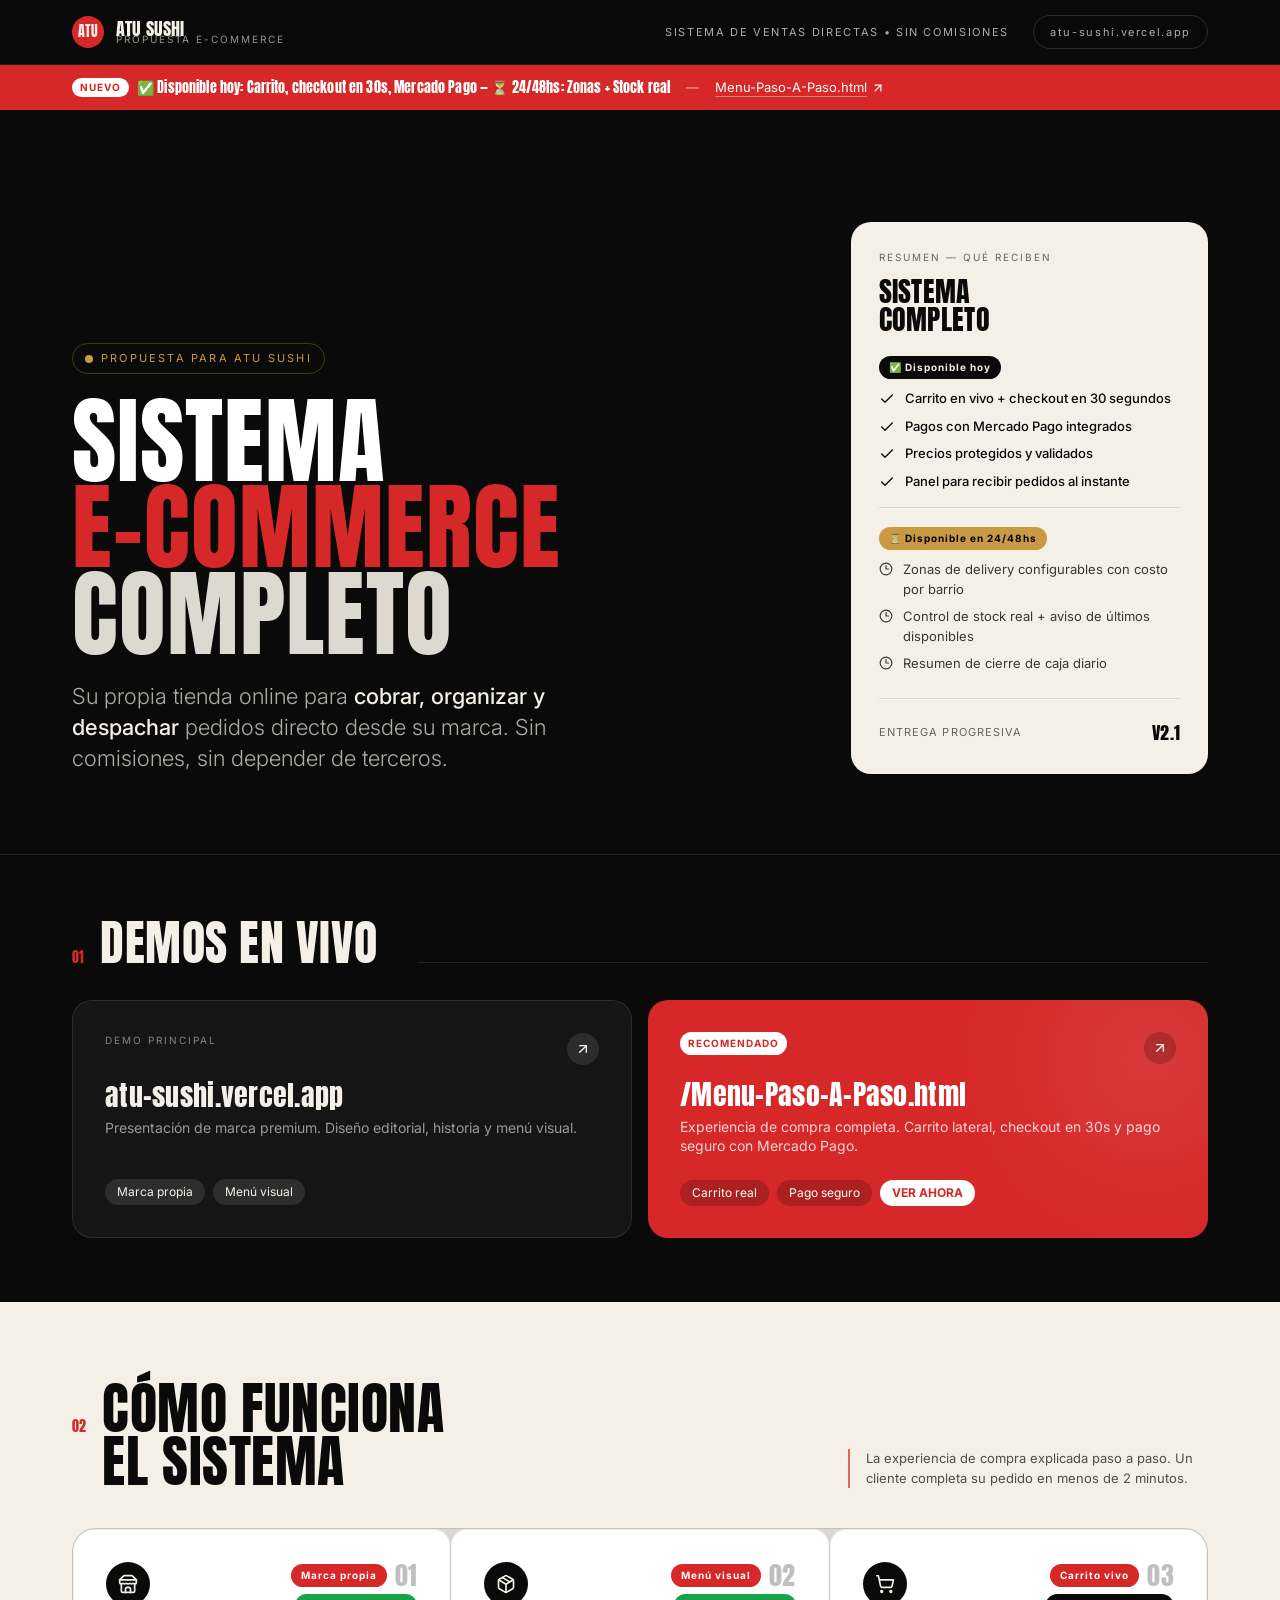
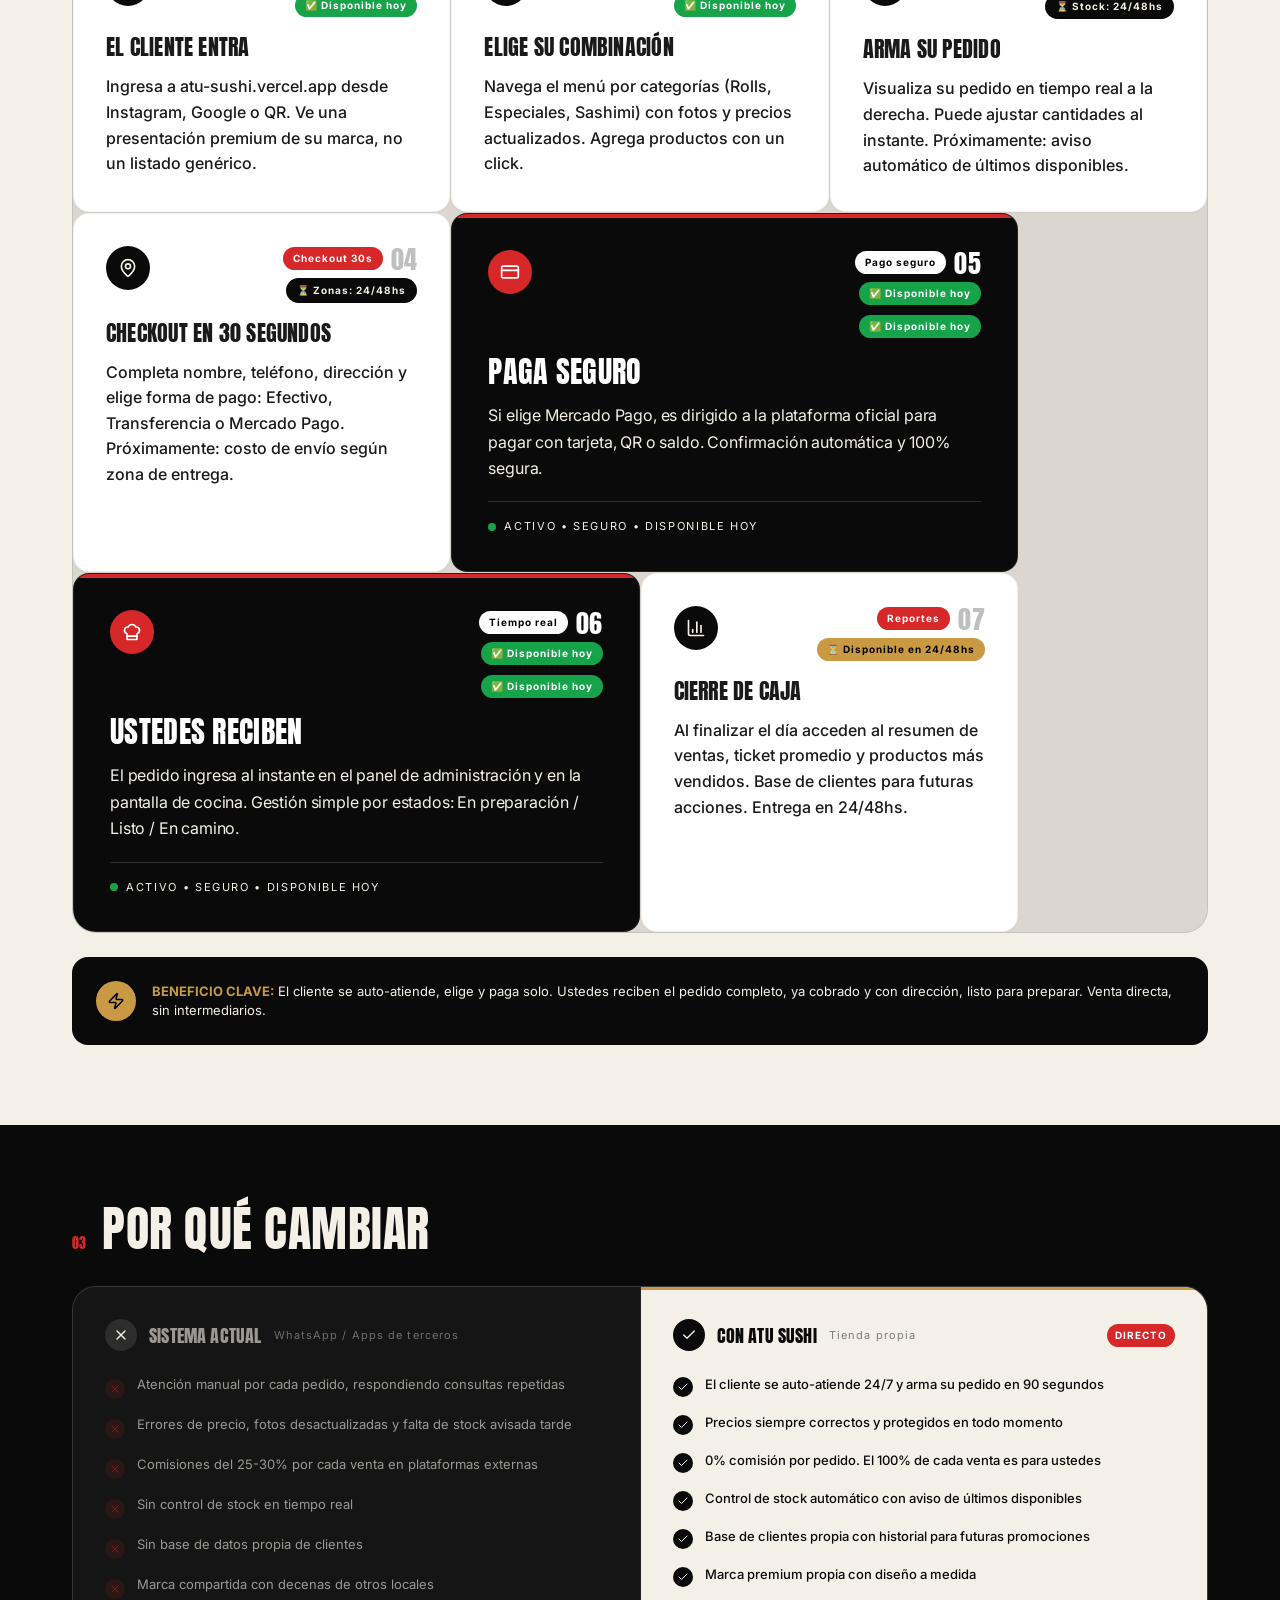
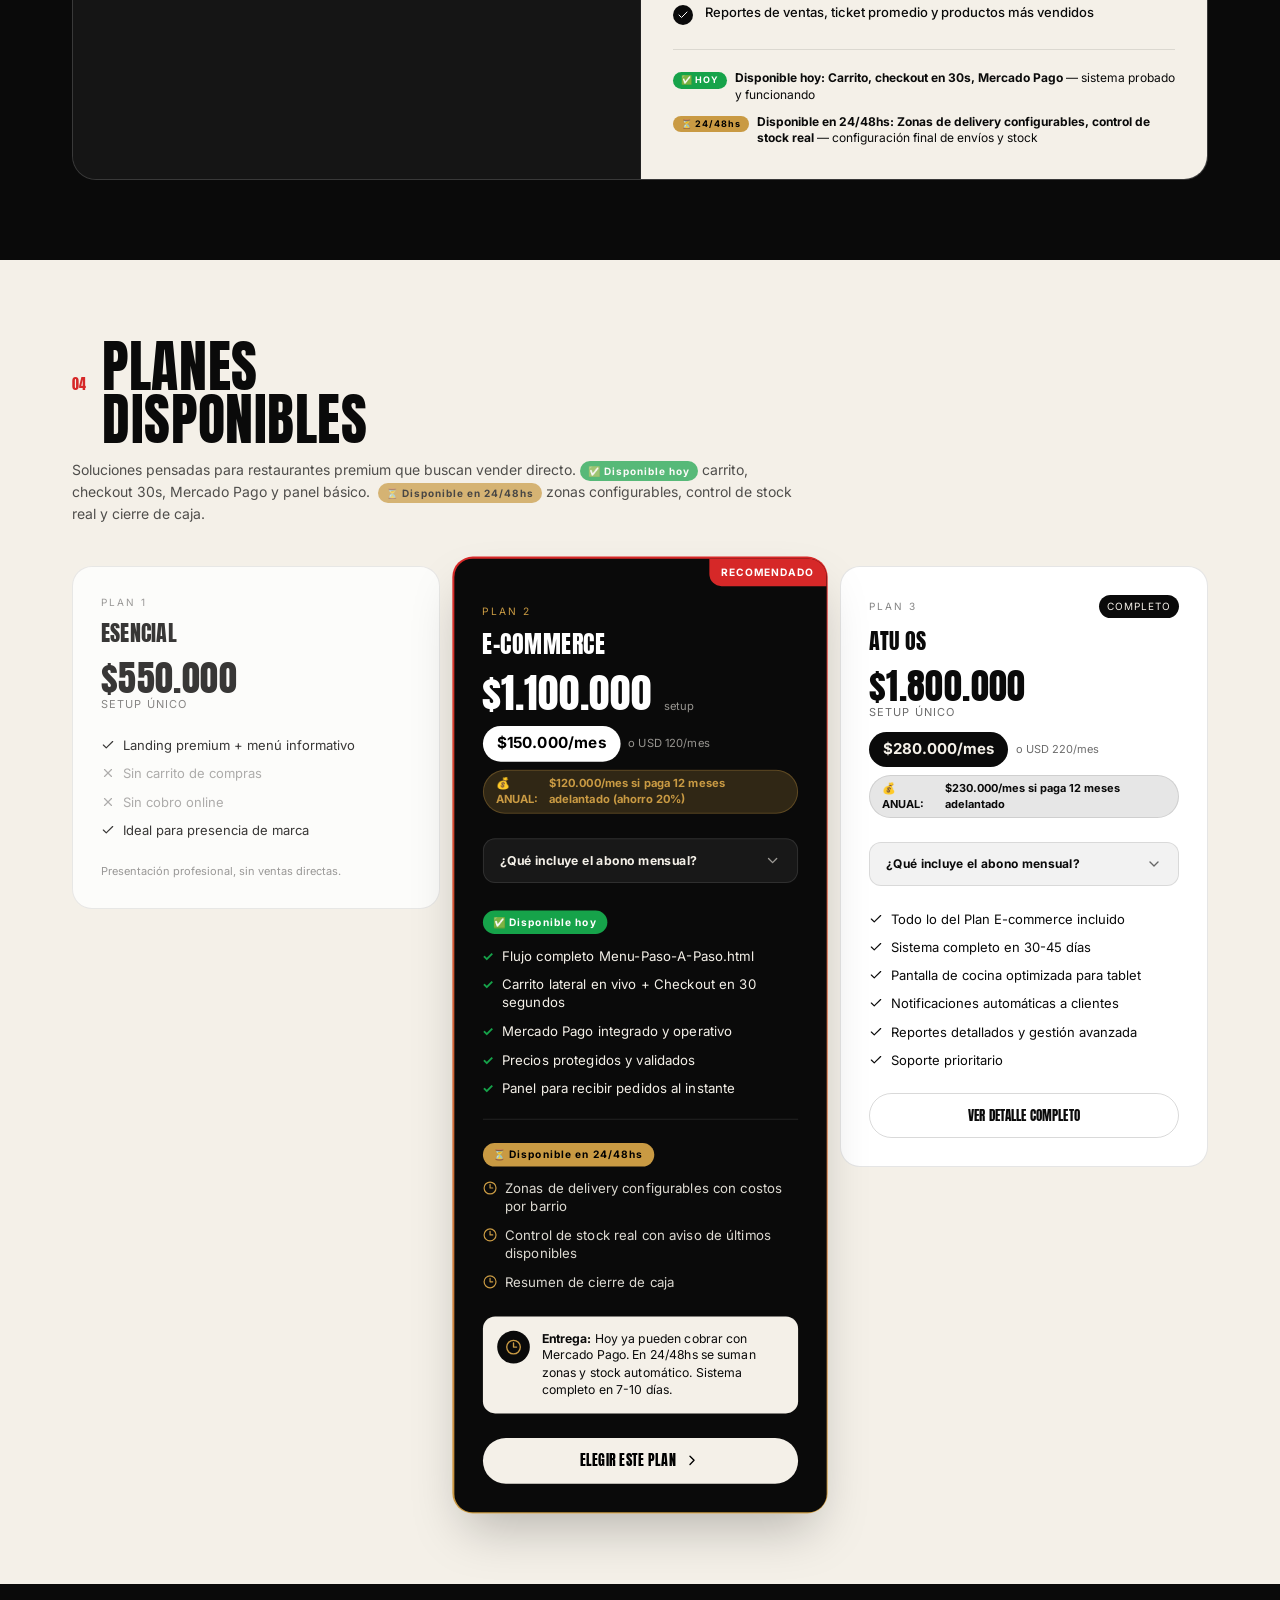
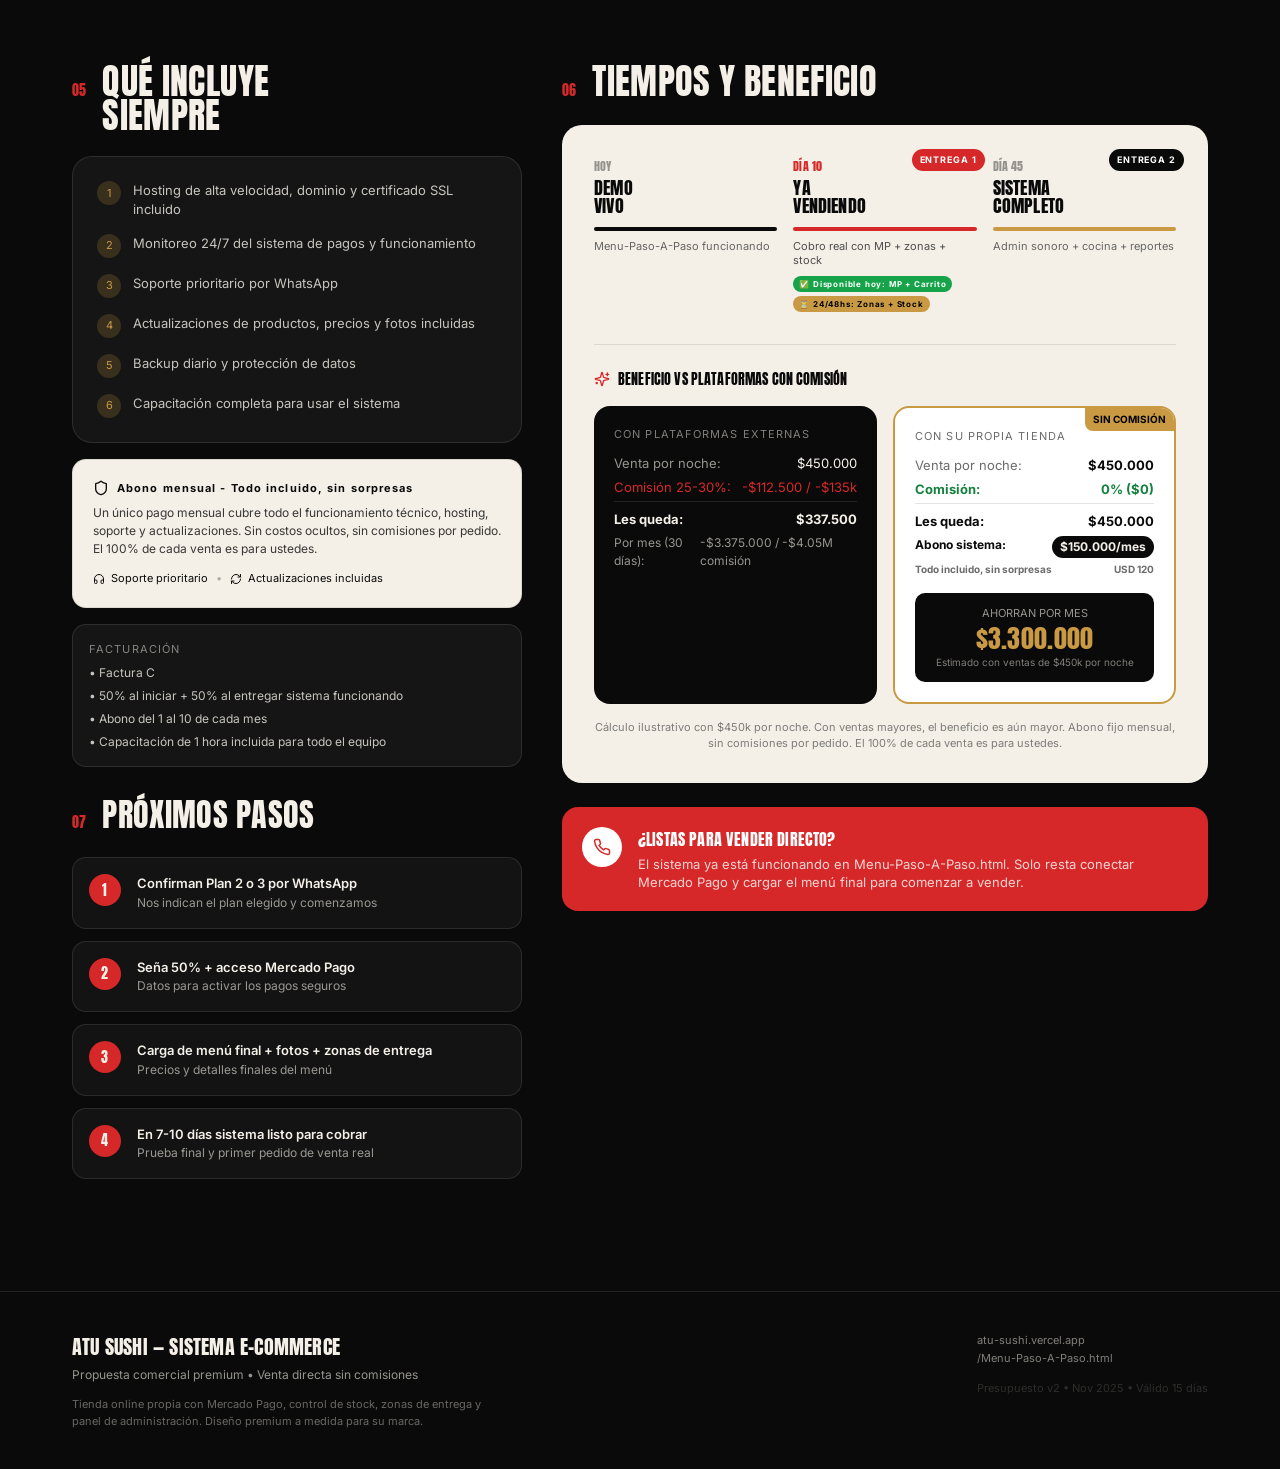
<file: Presupuesto.html>
<!DOCTYPE html>
<html lang="en">
<head>
  <meta charset="UTF-8">
  <meta name="viewport" content="width=device-width, initial-scale=1">
  <title>React Artifact</title>
  <style>*,:after,:before{--tw-border-spacing-x:0;--tw-border-spacing-y:0;--tw-translate-x:0;--tw-translate-y:0;--tw-rotate:0;--tw-skew-x:0;--tw-skew-y:0;--tw-scale-x:1;--tw-scale-y:1;--tw-pan-x: ;--tw-pan-y: ;--tw-pinch-zoom: ;--tw-scroll-snap-strictness:proximity;--tw-gradient-from-position: ;--tw-gradient-via-position: ;--tw-gradient-to-position: ;--tw-ordinal: ;--tw-slashed-zero: ;--tw-numeric-figure: ;--tw-numeric-spacing: ;--tw-numeric-fraction: ;--tw-ring-inset: ;--tw-ring-offset-width:0px;--tw-ring-offset-color:#fff;--tw-ring-color:rgba(59,130,246,.5);--tw-ring-offset-shadow:0 0 #0000;--tw-ring-shadow:0 0 #0000;--tw-shadow:0 0 #0000;--tw-shadow-colored:0 0 #0000;--tw-blur: ;--tw-brightness: ;--tw-contrast: ;--tw-grayscale: ;--tw-hue-rotate: ;--tw-invert: ;--tw-saturate: ;--tw-sepia: ;--tw-drop-shadow: ;--tw-backdrop-blur: ;--tw-backdrop-brightness: ;--tw-backdrop-contrast: ;--tw-backdrop-grayscale: ;--tw-backdrop-hue-rotate: ;--tw-backdrop-invert: ;--tw-backdrop-opacity: ;--tw-backdrop-saturate: ;--tw-backdrop-sepia: ;--tw-contain-size: ;--tw-contain-layout: ;--tw-contain-paint: ;--tw-contain-style: }::backdrop{--tw-border-spacing-x:0;--tw-border-spacing-y:0;--tw-translate-x:0;--tw-translate-y:0;--tw-rotate:0;--tw-skew-x:0;--tw-skew-y:0;--tw-scale-x:1;--tw-scale-y:1;--tw-pan-x: ;--tw-pan-y: ;--tw-pinch-zoom: ;--tw-scroll-snap-strictness:proximity;--tw-gradient-from-position: ;--tw-gradient-via-position: ;--tw-gradient-to-position: ;--tw-ordinal: ;--tw-slashed-zero: ;--tw-numeric-figure: ;--tw-numeric-spacing: ;--tw-numeric-fraction: ;--tw-ring-inset: ;--tw-ring-offset-width:0px;--tw-ring-offset-color:#fff;--tw-ring-color:rgba(59,130,246,.5);--tw-ring-offset-shadow:0 0 #0000;--tw-ring-shadow:0 0 #0000;--tw-shadow:0 0 #0000;--tw-shadow-colored:0 0 #0000;--tw-blur: ;--tw-brightness: ;--tw-contrast: ;--tw-grayscale: ;--tw-hue-rotate: ;--tw-invert: ;--tw-saturate: ;--tw-sepia: ;--tw-drop-shadow: ;--tw-backdrop-blur: ;--tw-backdrop-brightness: ;--tw-backdrop-contrast: ;--tw-backdrop-grayscale: ;--tw-backdrop-hue-rotate: ;--tw-backdrop-invert: ;--tw-backdrop-opacity: ;--tw-backdrop-saturate: ;--tw-backdrop-sepia: ;--tw-contain-size: ;--tw-contain-layout: ;--tw-contain-paint: ;--tw-contain-style: }/*! tailwindcss v3.4.18 | MIT License | https://tailwindcss.com*/*,:after,:before{box-sizing:border-box;border:0 solid #e5e7eb}:after,:before{--tw-content:""}:host,html{line-height:1.5;-webkit-text-size-adjust:100%;-moz-tab-size:4;-o-tab-size:4;tab-size:4;font-family:ui-sans-serif,system-ui,sans-serif,Apple Color Emoji,Segoe UI Emoji,Segoe UI Symbol,Noto Color Emoji;font-feature-settings:normal;font-variation-settings:normal;-webkit-tap-highlight-color:transparent}body{line-height:inherit}hr{height:0;color:inherit;border-top-width:1px}abbr:where([title]){-webkit-text-decoration:underline dotted;text-decoration:underline dotted}h1,h2,h3,h4,h5,h6{font-size:inherit;font-weight:inherit}a{color:inherit;text-decoration:inherit}b,strong{font-weight:bolder}code,kbd,pre,samp{font-family:ui-monospace,SFMono-Regular,Menlo,Monaco,Consolas,Liberation Mono,Courier New,monospace;font-feature-settings:normal;font-variation-settings:normal;font-size:1em}small{font-size:80%}sub,sup{font-size:75%;line-height:0;position:relative;vertical-align:baseline}sub{bottom:-.25em}sup{top:-.5em}table{text-indent:0;border-color:inherit;border-collapse:collapse}button,input,optgroup,select,textarea{font-family:inherit;font-feature-settings:inherit;font-variation-settings:inherit;font-size:100%;font-weight:inherit;line-height:inherit;letter-spacing:inherit;color:inherit;margin:0;padding:0}button,select{text-transform:none}button,input:where([type=button]),input:where([type=reset]),input:where([type=submit]){-webkit-appearance:button;background-color:transparent;background-image:none}:-moz-focusring{outline:auto}:-moz-ui-invalid{box-shadow:none}progress{vertical-align:baseline}::-webkit-inner-spin-button,::-webkit-outer-spin-button{height:auto}[type=search]{-webkit-appearance:textfield;outline-offset:-2px}::-webkit-search-decoration{-webkit-appearance:none}::-webkit-file-upload-button{-webkit-appearance:button;font:inherit}summary{display:list-item}blockquote,dd,dl,figure,h1,h2,h3,h4,h5,h6,hr,p,pre{margin:0}fieldset{margin:0}fieldset,legend{padding:0}menu,ol,ul{list-style:none;margin:0;padding:0}dialog{padding:0}textarea{resize:vertical}input::-moz-placeholder,textarea::-moz-placeholder{opacity:1;color:#9ca3af}input::placeholder,textarea::placeholder{opacity:1;color:#9ca3af}[role=button],button{cursor:pointer}:disabled{cursor:default}audio,canvas,embed,iframe,img,object,svg,video{display:block;vertical-align:middle}img,video{max-width:100%;height:auto}[hidden]:where(:not([hidden=until-found])){display:none}.absolute{position:absolute}.relative{position:relative}.sticky{position:sticky}.-right-2{right:-.5rem}.-top-2{top:-.5rem}.left-0{left:0}.right-0{right:0}.top-0{top:0}.z-50{z-index:50}.mx-auto{margin-left:auto;margin-right:auto}.-mt-1{margin-top:-.25rem}.mb-10{margin-bottom:2.5rem}.mb-2{margin-bottom:.5rem}.mb-2\.5{margin-bottom:.625rem}.mb-3{margin-bottom:.75rem}.mb-4{margin-bottom:1rem}.mb-5{margin-bottom:1.25rem}.mb-6{margin-bottom:1.5rem}.mb-8{margin-bottom:2rem}.ml-1{margin-left:.25rem}.ml-6{margin-left:1.5rem}.ml-auto{margin-left:auto}.mt-0\.5{margin-top:.125rem}.mt-1{margin-top:.25rem}.mt-2{margin-top:.5rem}.mt-3{margin-top:.75rem}.mt-4{margin-top:1rem}.mt-5{margin-top:1.25rem}.mt-6{margin-top:1.5rem}.mt-8{margin-top:2rem}.block{display:block}.flex{display:flex}.inline-flex{display:inline-flex}.grid{display:grid}.hidden{display:none}.h-10{height:2.5rem}.h-11{height:2.75rem}.h-2{height:.5rem}.h-5{height:1.25rem}.h-6{height:1.5rem}.h-8{height:2rem}.h-\[200px\]{height:200px}.h-\[3px\]{height:3px}.h-\[4px\]{height:4px}.h-\[64px\]{height:64px}.h-\[env\(safe-area-inset-bottom\)\]{height:env(safe-area-inset-bottom)}.h-px{height:1px}.min-h-\[220px\]{min-height:220px}.min-h-screen{min-height:100vh}.w-10{width:2.5rem}.w-11{width:2.75rem}.w-2{width:.5rem}.w-5{width:1.25rem}.w-6{width:1.5rem}.w-8{width:2rem}.w-\[200px\]{width:200px}.w-fit{width:-moz-fit-content;width:fit-content}.w-full{width:100%}.max-w-\[1200px\]{max-width:1200px}.max-w-\[360px\]{max-width:360px}.max-w-\[420px\]{max-width:420px}.max-w-\[520px\]{max-width:520px}.max-w-\[720px\]{max-width:720px}.flex-1{flex:1 1 0%}.shrink-0{flex-shrink:0}.-translate-y-10{--tw-translate-y:-2.5rem}.-translate-y-10,.translate-x-10{transform:translate(var(--tw-translate-x),var(--tw-translate-y)) rotate(var(--tw-rotate)) skewX(var(--tw-skew-x)) skewY(var(--tw-skew-y)) scaleX(var(--tw-scale-x)) scaleY(var(--tw-scale-y))}.translate-x-10{--tw-translate-x:2.5rem}.scale-\[1\.02\]{--tw-scale-x:1.02;--tw-scale-y:1.02;transform:translate(var(--tw-translate-x),var(--tw-translate-y)) rotate(var(--tw-rotate)) skewX(var(--tw-skew-x)) skewY(var(--tw-skew-y)) scaleX(var(--tw-scale-x)) scaleY(var(--tw-scale-y))}@keyframes pulse{50%{opacity:.5}}.animate-pulse{animation:pulse 2s cubic-bezier(.4,0,.6,1) infinite}.grid-cols-3{grid-template-columns:repeat(3,minmax(0,1fr))}.flex-col{flex-direction:column}.flex-wrap{flex-wrap:wrap}.items-start{align-items:flex-start}.items-end{align-items:flex-end}.items-center{align-items:center}.items-baseline{align-items:baseline}.justify-center{justify-content:center}.justify-between{justify-content:space-between}.gap-1{gap:.25rem}.gap-1\.5{gap:.375rem}.gap-10{gap:2.5rem}.gap-2{gap:.5rem}.gap-2\.5{gap:.625rem}.gap-3{gap:.75rem}.gap-4{gap:1rem}.gap-6{gap:1.5rem}.gap-8{gap:2rem}.gap-\[1px\]{gap:1px}.space-y-1>:not([hidden])~:not([hidden]){--tw-space-y-reverse:0;margin-top:calc(.25rem*(1 - var(--tw-space-y-reverse)));margin-bottom:calc(.25rem*var(--tw-space-y-reverse))}.space-y-1\.5>:not([hidden])~:not([hidden]){--tw-space-y-reverse:0;margin-top:calc(.375rem*(1 - var(--tw-space-y-reverse)));margin-bottom:calc(.375rem*var(--tw-space-y-reverse))}.space-y-2>:not([hidden])~:not([hidden]){--tw-space-y-reverse:0;margin-top:calc(.5rem*(1 - var(--tw-space-y-reverse)));margin-bottom:calc(.5rem*var(--tw-space-y-reverse))}.space-y-2\.5>:not([hidden])~:not([hidden]){--tw-space-y-reverse:0;margin-top:calc(.625rem*(1 - var(--tw-space-y-reverse)));margin-bottom:calc(.625rem*var(--tw-space-y-reverse))}.space-y-3>:not([hidden])~:not([hidden]){--tw-space-y-reverse:0;margin-top:calc(.75rem*(1 - var(--tw-space-y-reverse)));margin-bottom:calc(.75rem*var(--tw-space-y-reverse))}.space-y-4>:not([hidden])~:not([hidden]){--tw-space-y-reverse:0;margin-top:calc(1rem*(1 - var(--tw-space-y-reverse)));margin-bottom:calc(1rem*var(--tw-space-y-reverse))}.overflow-hidden{overflow:hidden}.rounded-\[10px\]{border-radius:10px}.rounded-\[12px\]{border-radius:12px}.rounded-\[14px\]{border-radius:14px}.rounded-\[16px\]{border-radius:16px}.rounded-\[18px\]{border-radius:18px}.rounded-\[20px\]{border-radius:20px}.rounded-\[24px\]{border-radius:24px}.rounded-full{border-radius:9999px}.rounded-bl-\[12px\]{border-bottom-left-radius:12px}.rounded-bl-\[8px\]{border-bottom-left-radius:8px}.border{border-width:1px}.border-2{border-width:2px}.border-b{border-bottom-width:1px}.border-l-2{border-left-width:2px}.border-t{border-top-width:1px}.border-\[\#C99A43\]{--tw-border-opacity:1;border-color:rgb(201 154 67/var(--tw-border-opacity,1))}.border-\[\#C99A43\]\/30{border-color:rgba(201,154,67,.3)}.border-\[\#D62828\]{--tw-border-opacity:1;border-color:rgb(214 40 40/var(--tw-border-opacity,1))}.border-black\/10{border-color:rgba(0,0,0,.1)}.border-black\/15{border-color:rgba(0,0,0,.15)}.border-black\/5{border-color:rgba(0,0,0,.05)}.border-white\/10{border-color:hsla(0,0%,100%,.1)}.border-white\/15{border-color:hsla(0,0%,100%,.15)}.border-white\/20{border-color:hsla(0,0%,100%,.2)}.bg-\[\#0A0A0A\]{--tw-bg-opacity:1;background-color:rgb(10 10 10/var(--tw-bg-opacity,1))}.bg-\[\#0A0A0A\]\/10{background-color:hsla(0,0%,4%,.1)}.bg-\[\#0A0A0A\]\/5{background-color:hsla(0,0%,4%,.05)}.bg-\[\#0A0A0A\]\/90{background-color:hsla(0,0%,4%,.9)}.bg-\[\#151515\]{--tw-bg-opacity:1;background-color:rgb(21 21 21/var(--tw-bg-opacity,1))}.bg-\[\#16a34a\]{--tw-bg-opacity:1;background-color:rgb(22 163 74/var(--tw-bg-opacity,1))}.bg-\[\#C99A43\]{--tw-bg-opacity:1;background-color:rgb(201 154 67/var(--tw-bg-opacity,1))}.bg-\[\#C99A43\]\/20{background-color:rgba(201,154,67,.2)}.bg-\[\#D62828\]{--tw-bg-opacity:1;background-color:rgb(214 40 40/var(--tw-bg-opacity,1))}.bg-\[\#D62828\]\/20{background-color:rgba(214,40,40,.2)}.bg-\[\#F4F0E8\]{--tw-bg-opacity:1;background-color:rgb(244 240 232/var(--tw-bg-opacity,1))}.bg-black\/10{background-color:rgba(0,0,0,.1)}.bg-black\/20{background-color:rgba(0,0,0,.2)}.bg-white{--tw-bg-opacity:1;background-color:rgb(255 255 255/var(--tw-bg-opacity,1))}.bg-white\/10{background-color:hsla(0,0%,100%,.1)}.bg-white\/\[0\.04\]{background-color:hsla(0,0%,100%,.04)}.bg-white\/\[0\.06\]{background-color:hsla(0,0%,100%,.06)}.bg-gradient-to-b{background-image:linear-gradient(to bottom,var(--tw-gradient-stops))}.from-\[\#D62828\]{--tw-gradient-from:#d62828 var(--tw-gradient-from-position);--tw-gradient-to:rgba(214,40,40,0) var(--tw-gradient-to-position);--tw-gradient-stops:var(--tw-gradient-from),var(--tw-gradient-to)}.to-\[\#C99A43\]{--tw-gradient-to:#c99a43 var(--tw-gradient-to-position)}.p-3{padding:.75rem}.p-3\.5{padding:.875rem}.p-4{padding:1rem}.p-5{padding:1.25rem}.p-6{padding:1.5rem}.p-7{padding:1.75rem}.p-8{padding:2rem}.p-\[1\.5px\]{padding:1.5px}.px-1\.5{padding-left:.375rem;padding-right:.375rem}.px-2{padding-left:.5rem;padding-right:.5rem}.px-2\.5{padding-left:.625rem;padding-right:.625rem}.px-3{padding-left:.75rem;padding-right:.75rem}.px-3\.5{padding-left:.875rem;padding-right:.875rem}.px-4{padding-left:1rem;padding-right:1rem}.px-6{padding-left:1.5rem;padding-right:1.5rem}.py-0\.5{padding-top:.125rem;padding-bottom:.125rem}.py-1{padding-top:.25rem;padding-bottom:.25rem}.py-1\.5{padding-top:.375rem;padding-bottom:.375rem}.py-10{padding-top:2.5rem;padding-bottom:2.5rem}.py-12{padding-top:3rem;padding-bottom:3rem}.py-14{padding-top:3.5rem;padding-bottom:3.5rem}.py-2{padding-top:.5rem;padding-bottom:.5rem}.py-3{padding-top:.75rem;padding-bottom:.75rem}.pb-12{padding-bottom:3rem}.pl-4{padding-left:1rem}.pt-16{padding-top:4rem}.pt-2{padding-top:.5rem}.pt-3{padding-top:.75rem}.pt-4{padding-top:1rem}.pt-5{padding-top:1.25rem}.pt-6{padding-top:1.5rem}.text-center{text-align:center}.text-\[10px\]{font-size:10px}.text-\[11px\]{font-size:11px}.text-\[12px\]{font-size:12px}.text-\[13px\]{font-size:13px}.text-\[14px\]{font-size:14px}.text-\[15px\]{font-size:15px}.text-\[16px\]{font-size:16px}.text-\[18px\]{font-size:18px}.text-\[20px\]{font-size:20px}.text-\[22px\]{font-size:22px}.text-\[24px\]{font-size:24px}.text-\[26px\]{font-size:26px}.text-\[28px\]{font-size:28px}.text-\[32px\]{font-size:32px}.text-\[36px\]{font-size:36px}.text-\[40px\]{font-size:40px}.text-\[48px\]{font-size:48px}.text-\[8px\]{font-size:8px}.text-\[9px\]{font-size:9px}.font-\[400\]{font-weight:400}.font-\[500\]{font-weight:500}.font-bold{font-weight:700}.font-light{font-weight:300}.font-medium{font-weight:500}.font-semibold{font-weight:600}.uppercase{text-transform:uppercase}.leading-\[0\.95\]{line-height:.95}.leading-\[0\.9\]{line-height:.9}.leading-\[1\.05\]{line-height:1.05}.leading-\[1\.3\]{line-height:1.3}.leading-\[1\.4\]{line-height:1.4}.leading-\[1\.5\]{line-height:1.5}.leading-\[1\.65\]{line-height:1.65}.leading-\[1\.6\]{line-height:1.6}.leading-none{line-height:1}.tracking-\[-0\.01em\]{letter-spacing:-.01em}.tracking-\[0\.08em\]{letter-spacing:.08em}.tracking-\[0\.15em\]{letter-spacing:.15em}.tracking-\[0\.2em\]{letter-spacing:.2em}.tracking-tight{letter-spacing:-.025em}.tracking-wide{letter-spacing:.025em}.tracking-widest{letter-spacing:.1em}.text-\[\#0A0A0A\]{--tw-text-opacity:1;color:rgb(10 10 10/var(--tw-text-opacity,1))}.text-\[\#16a34a\]{--tw-text-opacity:1;color:rgb(22 163 74/var(--tw-text-opacity,1))}.text-\[\#1A1A1A\]{--tw-text-opacity:1;color:rgb(26 26 26/var(--tw-text-opacity,1))}.text-\[\#C99A43\]{--tw-text-opacity:1;color:rgb(201 154 67/var(--tw-text-opacity,1))}.text-\[\#D62828\]{--tw-text-opacity:1;color:rgb(214 40 40/var(--tw-text-opacity,1))}.text-\[\#F4F0E8\]{--tw-text-opacity:1;color:rgb(244 240 232/var(--tw-text-opacity,1))}.text-\[\#F4F0E8\]\/70{color:hsla(40,35%,93%,.7)}.text-\[\#F4F0E8\]\/90{color:hsla(40,35%,93%,.9)}.text-black{--tw-text-opacity:1;color:rgb(0 0 0/var(--tw-text-opacity,1))}.text-black\/25{color:rgba(0,0,0,.25)}.text-green-700{--tw-text-opacity:1;color:rgb(21 128 61/var(--tw-text-opacity,1))}.text-white{--tw-text-opacity:1;color:rgb(255 255 255/var(--tw-text-opacity,1))}.text-white\/80{color:hsla(0,0%,100%,.8)}.underline{text-decoration-line:underline}.decoration-white\/40{text-decoration-color:hsla(0,0%,100%,.4)}.underline-offset-4{text-underline-offset:4px}.antialiased{-webkit-font-smoothing:antialiased;-moz-osx-font-smoothing:grayscale}.opacity-30{opacity:.3}.opacity-40{opacity:.4}.opacity-50{opacity:.5}.opacity-60{opacity:.6}.opacity-70{opacity:.7}.opacity-80{opacity:.8}.shadow-2xl{--tw-shadow:0 25px 50px -12px rgba(0,0,0,.25);--tw-shadow-colored:0 25px 50px -12px var(--tw-shadow-color)}.shadow-2xl,.shadow-sm{box-shadow:var(--tw-ring-offset-shadow,0 0 #0000),var(--tw-ring-shadow,0 0 #0000),var(--tw-shadow)}.shadow-sm{--tw-shadow:0 1px 2px 0 rgba(0,0,0,.05);--tw-shadow-colored:0 1px 2px 0 var(--tw-shadow-color)}.blur-3xl{--tw-blur:blur(64px);filter:var(--tw-blur) var(--tw-brightness) var(--tw-contrast) var(--tw-grayscale) var(--tw-hue-rotate) var(--tw-invert) var(--tw-saturate) var(--tw-sepia) var(--tw-drop-shadow)}.backdrop-blur-xl{--tw-backdrop-blur:blur(24px);backdrop-filter:var(--tw-backdrop-blur) var(--tw-backdrop-brightness) var(--tw-backdrop-contrast) var(--tw-backdrop-grayscale) var(--tw-backdrop-hue-rotate) var(--tw-backdrop-invert) var(--tw-backdrop-opacity) var(--tw-backdrop-saturate) var(--tw-backdrop-sepia)}.transition{transition-property:color,background-color,border-color,text-decoration-color,fill,stroke,opacity,box-shadow,transform,filter,backdrop-filter;transition-timing-function:cubic-bezier(.4,0,.2,1);transition-duration:.15s}#root,body,html{min-height:100%}body{margin:0;font-family:Inter,ui-sans-serif,system-ui,-apple-system,BlinkMacSystemFont,Segoe UI,sans-serif}[role=button]:not([aria-disabled=true]),button:not(:disabled),label[for],select:not(:disabled),summary{cursor:pointer}.selection\:bg-\[\#D62828\] ::-moz-selection{--tw-bg-opacity:1;background-color:rgb(214 40 40/var(--tw-bg-opacity,1))}.selection\:bg-\[\#D62828\] ::selection{--tw-bg-opacity:1;background-color:rgb(214 40 40/var(--tw-bg-opacity,1))}.selection\:text-white ::-moz-selection{--tw-text-opacity:1;color:rgb(255 255 255/var(--tw-text-opacity,1))}.selection\:text-white ::selection{--tw-text-opacity:1;color:rgb(255 255 255/var(--tw-text-opacity,1))}.selection\:bg-\[\#D62828\]::-moz-selection{--tw-bg-opacity:1;background-color:rgb(214 40 40/var(--tw-bg-opacity,1))}.selection\:bg-\[\#D62828\]::selection{--tw-bg-opacity:1;background-color:rgb(214 40 40/var(--tw-bg-opacity,1))}.selection\:text-white::-moz-selection{--tw-text-opacity:1;color:rgb(255 255 255/var(--tw-text-opacity,1))}.selection\:text-white::selection{--tw-text-opacity:1;color:rgb(255 255 255/var(--tw-text-opacity,1))}.hover\:border-\[\#C99A43\]\/40:hover{border-color:rgba(201,154,67,.4)}.hover\:bg-\[\#0A0A0A\]\/10:hover{background-color:hsla(0,0%,4%,.1)}.hover\:bg-black:hover{--tw-bg-opacity:1;background-color:rgb(0 0 0/var(--tw-bg-opacity,1))}.hover\:bg-white:hover{--tw-bg-opacity:1;background-color:rgb(255 255 255/var(--tw-bg-opacity,1))}.hover\:bg-white\/\[0\.1\]:hover{background-color:hsla(0,0%,100%,.1)}.hover\:text-black:hover{--tw-text-opacity:1;color:rgb(0 0 0/var(--tw-text-opacity,1))}.hover\:text-white:hover{--tw-text-opacity:1;color:rgb(255 255 255/var(--tw-text-opacity,1))}.hover\:decoration-white:hover{text-decoration-color:#fff}.group:hover .group-hover\:bg-\[\#C99A43\]{--tw-bg-opacity:1;background-color:rgb(201 154 67/var(--tw-bg-opacity,1))}.group:hover .group-hover\:text-black{--tw-text-opacity:1;color:rgb(0 0 0/var(--tw-text-opacity,1))}@media (min-width:768px){.md\:col-span-4{grid-column:span 4/span 4}.md\:col-span-5{grid-column:span 5/span 5}.md\:col-span-6{grid-column:span 6/span 6}.md\:col-span-7{grid-column:span 7/span 7}.md\:col-span-8{grid-column:span 8/span 8}.md\:block{display:block}.md\:flex{display:flex}.md\:hidden{display:none}.md\:grid-cols-12{grid-template-columns:repeat(12,minmax(0,1fr))}.md\:grid-cols-2{grid-template-columns:repeat(2,minmax(0,1fr))}.md\:grid-cols-3{grid-template-columns:repeat(3,minmax(0,1fr))}.md\:flex-row{flex-direction:row}.md\:items-end{align-items:flex-end}.md\:items-center{align-items:center}.md\:gap-4{gap:1rem}.md\:border-black\/10{border-color:rgba(0,0,0,.1)}.md\:p-6{padding:1.5rem}.md\:p-7{padding:1.75rem}.md\:p-8{padding:2rem}.md\:p-9{padding:2.25rem}.md\:px-8{padding-left:2rem;padding-right:2rem}.md\:py-16{padding-top:4rem;padding-bottom:4rem}.md\:py-20{padding-top:5rem}.md\:pb-20,.md\:py-20{padding-bottom:5rem}.md\:pt-28{padding-top:7rem}.md\:text-\[13px\]{font-size:13px}.md\:text-\[14px\]{font-size:14px}.md\:text-\[22px\]{font-size:22px}.md\:text-\[30px\]{font-size:30px}.md\:text-\[32px\]{font-size:32px}.md\:text-\[36px\]{font-size:36px}.md\:text-\[48px\]{font-size:48px}.md\:text-\[56px\]{font-size:56px}.md\:text-\[96px\]{font-size:96px}}</style>
</head>
<body>
  <div id="root"></div>
  
  <script type="module">var vc=Object.create;var{getPrototypeOf:yc,defineProperty:bl,getOwnPropertyNames:hc}=Object;var gc=Object.prototype.hasOwnProperty;var $e=(e,t,n)=>{n=e!=null?vc(yc(e)):{};let r=t||!e||!e.__esModule?bl(n,"default",{value:e,enumerable:!0}):n;for(let l of hc(e))if(!gc.call(r,l))bl(r,l,{get:()=>e[l],enumerable:!0});return r};var Tr=(e,t)=>()=>(t||e((t={exports:{}}).exports,t),t.exports);var Sc=(e,t)=>{for(var n in t)bl(e,n,{get:t[n],enumerable:!0,configurable:!0,set:(r)=>t[n]=()=>r})};var wc=(e,t)=>()=>(e&&(t=e(e=0)),t);var kt=Tr((Uc)=>{var Sn=Symbol.for("react.element"),kc=Symbol.for("react.portal"),Ec=Symbol.for("react.fragment"),_c=Symbol.for("react.strict_mode"),Cc=Symbol.for("react.profiler"),Pc=Symbol.for("react.provider"),Nc=Symbol.for("react.context"),zc=Symbol.for("react.forward_ref"),Tc=Symbol.for("react.suspense"),Rc=Symbol.for("react.memo"),Fc=Symbol.for("react.lazy"),_i=Symbol.iterator;function Oc(e){if(e===null||typeof e!=="object")return null;return e=_i&&e[_i]||e["@@iterator"],typeof e==="function"?e:null}var Ni={isMounted:function(){return!1},enqueueForceUpdate:function(){},enqueueReplaceState:function(){},enqueueSetState:function(){}},zi=Object.assign,Ti={};function $t(e,t,n){this.props=e,this.context=t,this.refs=Ti,this.updater=n||Ni}$t.prototype.isReactComponent={};$t.prototype.setState=function(e,t){if(typeof e!=="object"&&typeof e!=="function"&&e!=null)throw Error("setState(...): takes an object of state variables to update or a function which returns an object of state variables.");this.updater.enqueueSetState(this,e,t,"setState")};$t.prototype.forceUpdate=function(e){this.updater.enqueueForceUpdate(this,e,"forceUpdate")};function Ri(){}Ri.prototype=$t.prototype;function tu(e,t,n){this.props=e,this.context=t,this.refs=Ti,this.updater=n||Ni}var nu=tu.prototype=new Ri;nu.constructor=tu;zi(nu,$t.prototype);nu.isPureReactComponent=!0;var Ci=Array.isArray,Fi=Object.prototype.hasOwnProperty,ru={current:null},Oi={key:!0,ref:!0,__self:!0,__source:!0};function Li(e,t,n){var r,l={},u=null,o=null;if(t!=null)for(r in t.ref!==void 0&&(o=t.ref),t.key!==void 0&&(u=""+t.key),t)Fi.call(t,r)&&!Oi.hasOwnProperty(r)&&(l[r]=t[r]);var i=arguments.length-2;if(i===1)l.children=n;else if(1<i){for(var s=Array(i),d=0;d<i;d++)s[d]=arguments[d+2];l.children=s}if(e&&e.defaultProps)for(r in i=e.defaultProps,i)l[r]===void 0&&(l[r]=i[r]);return{$$typeof:Sn,type:e,key:u,ref:o,props:l,_owner:ru.current}}function Lc(e,t){return{$$typeof:Sn,type:e.type,key:t,ref:e.ref,props:e.props,_owner:e._owner}}function lu(e){return typeof e==="object"&&e!==null&&e.$$typeof===Sn}function Dc(e){var t={"=":"=0",":":"=2"};return"$"+e.replace(/[=:]/g,function(n){return t[n]})}var Pi=/\/+/g;function eu(e,t){return typeof e==="object"&&e!==null&&e.key!=null?Dc(""+e.key):t.toString(36)}function Fr(e,t,n,r,l){var u=typeof e;if(u==="undefined"||u==="boolean")e=null;var o=!1;if(e===null)o=!0;else switch(u){case"string":case"number":o=!0;break;case"object":switch(e.$$typeof){case Sn:case kc:o=!0}}if(o)return o=e,l=l(o),e=r===""?"."+eu(o,0):r,Ci(l)?(n="",e!=null&&(n=e.replace(Pi,"$&/")+"/"),Fr(l,t,n,"",function(d){return d})):l!=null&&(lu(l)&&(l=Lc(l,n+(!l.key||o&&o.key===l.key?"":(""+l.key).replace(Pi,"$&/")+"/")+e)),t.push(l)),1;if(o=0,r=r===""?".":r+":",Ci(e))for(var i=0;i<e.length;i++){u=e[i];var s=r+eu(u,i);o+=Fr(u,t,n,s,l)}else if(s=Oc(e),typeof s==="function")for(e=s.call(e),i=0;!(u=e.next()).done;)u=u.value,s=r+eu(u,i++),o+=Fr(u,t,n,s,l);else if(u==="object")throw t=String(e),Error("Objects are not valid as a React child (found: "+(t==="[object Object]"?"object with keys {"+Object.keys(e).join(", ")+"}":t)+"). If you meant to render a collection of children, use an array instead.");return o}function Rr(e,t,n){if(e==null)return e;var r=[],l=0;return Fr(e,r,"","",function(u){return t.call(n,u,l++)}),r}function Mc(e){if(e._status===-1){var t=e._result;t=t(),t.then(function(n){if(e._status===0||e._status===-1)e._status=1,e._result=n},function(n){if(e._status===0||e._status===-1)e._status=2,e._result=n}),e._status===-1&&(e._status=0,e._result=t)}if(e._status===1)return e._result.default;throw e._result}var le={current:null},Or={transition:null},Ic={ReactCurrentDispatcher:le,ReactCurrentBatchConfig:Or,ReactCurrentOwner:ru};function Di(){throw Error("act(...) is not supported in production builds of React.")}Uc.Children={map:Rr,forEach:function(e,t,n){Rr(e,function(){t.apply(this,arguments)},n)},count:function(e){var t=0;return Rr(e,function(){t++}),t},toArray:function(e){return Rr(e,function(t){return t})||[]},only:function(e){if(!lu(e))throw Error("React.Children.only expected to receive a single React element child.");return e}};Uc.Component=$t;Uc.Fragment=Ec;Uc.Profiler=Cc;Uc.PureComponent=tu;Uc.StrictMode=_c;Uc.Suspense=Tc;Uc.__SECRET_INTERNALS_DO_NOT_USE_OR_YOU_WILL_BE_FIRED=Ic;Uc.act=Di;Uc.cloneElement=function(e,t,n){if(e===null||e===void 0)throw Error("React.cloneElement(...): The argument must be a React element, but you passed "+e+".");var r=zi({},e.props),l=e.key,u=e.ref,o=e._owner;if(t!=null){if(t.ref!==void 0&&(u=t.ref,o=ru.current),t.key!==void 0&&(l=""+t.key),e.type&&e.type.defaultProps)var i=e.type.defaultProps;for(s in t)Fi.call(t,s)&&!Oi.hasOwnProperty(s)&&(r[s]=t[s]===void 0&&i!==void 0?i[s]:t[s])}var s=arguments.length-2;if(s===1)r.children=n;else if(1<s){i=Array(s);for(var d=0;d<s;d++)i[d]=arguments[d+2];r.children=i}return{$$typeof:Sn,type:e.type,key:l,ref:u,props:r,_owner:o}};Uc.createContext=function(e){return e={$$typeof:Nc,_currentValue:e,_currentValue2:e,_threadCount:0,Provider:null,Consumer:null,_defaultValue:null,_globalName:null},e.Provider={$$typeof:Pc,_context:e},e.Consumer=e};Uc.createElement=Li;Uc.createFactory=function(e){var t=Li.bind(null,e);return t.type=e,t};Uc.createRef=function(){return{current:null}};Uc.forwardRef=function(e){return{$$typeof:zc,render:e}};Uc.isValidElement=lu;Uc.lazy=function(e){return{$$typeof:Fc,_payload:{_status:-1,_result:e},_init:Mc}};Uc.memo=function(e,t){return{$$typeof:Rc,type:e,compare:t===void 0?null:t}};Uc.startTransition=function(e){var t=Or.transition;Or.transition={};try{e()}finally{Or.transition=t}};Uc.unstable_act=Di;Uc.useCallback=function(e,t){return le.current.useCallback(e,t)};Uc.useContext=function(e){return le.current.useContext(e)};Uc.useDebugValue=function(){};Uc.useDeferredValue=function(e){return le.current.useDeferredValue(e)};Uc.useEffect=function(e,t){return le.current.useEffect(e,t)};Uc.useId=function(){return le.current.useId()};Uc.useImperativeHandle=function(e,t,n){return le.current.useImperativeHandle(e,t,n)};Uc.useInsertionEffect=function(e,t){return le.current.useInsertionEffect(e,t)};Uc.useLayoutEffect=function(e,t){return le.current.useLayoutEffect(e,t)};Uc.useMemo=function(e,t){return le.current.useMemo(e,t)};Uc.useReducer=function(e,t,n){return le.current.useReducer(e,t,n)};Uc.useRef=function(e){return le.current.useRef(e)};Uc.useState=function(e){return le.current.useState(e)};Uc.useSyncExternalStore=function(e,t,n){return le.current.useSyncExternalStore(e,t,n)};Uc.useTransition=function(){return le.current.useTransition()};Uc.version="18.3.1"});var Qi=Tr((wd)=>{function ou(e,t){var n=e.length;e.push(t);e:for(;0<n;){var r=n-1>>>1,l=e[r];if(0<Lr(l,t))e[r]=t,e[n]=l,n=r;else break e}}function Ce(e){return e.length===0?null:e[0]}function Ur(e){if(e.length===0)return null;var t=e[0],n=e.pop();if(n!==t){e[0]=n;e:for(var r=0,l=e.length,u=l>>>1;r<u;){var o=2*(r+1)-1,i=e[o],s=o+1,d=e[s];if(0>Lr(i,n))s<l&&0>Lr(d,i)?(e[r]=d,e[s]=n,r=s):(e[r]=i,e[o]=n,r=o);else if(s<l&&0>Lr(d,n))e[r]=d,e[s]=n,r=s;else break e}}return t}function Lr(e,t){var n=e.sortIndex-t.sortIndex;return n!==0?n:e.id-t.id}if(typeof performance==="object"&&typeof performance.now==="function")iu=performance,wd.unstable_now=function(){return iu.now()};else Dr=Date,au=Dr.now(),wd.unstable_now=function(){return Dr.now()-au};var iu,Dr,au,De=[],xe=[],Sd=1,he=null,b=3,Vr=!1,Et=!1,kn=!1,Ii=typeof setTimeout==="function"?setTimeout:null,Ui=typeof clearTimeout==="function"?clearTimeout:null,Mi=typeof setImmediate<"u"?setImmediate:null;typeof navigator<"u"&&navigator.scheduling!==void 0&&navigator.scheduling.isInputPending!==void 0&&navigator.scheduling.isInputPending.bind(navigator.scheduling);function su(e){for(var t=Ce(xe);t!==null;){if(t.callback===null)Ur(xe);else if(t.startTime<=e)Ur(xe),t.sortIndex=t.expirationTime,ou(De,t);else break;t=Ce(xe)}}function cu(e){if(kn=!1,su(e),!Et)if(Ce(De)!==null)Et=!0,pu(du);else{var t=Ce(xe);t!==null&&mu(cu,t.startTime-e)}}function du(e,t){Et=!1,kn&&(kn=!1,Ui(En),En=-1),Vr=!0;var n=b;try{su(t);for(he=Ce(De);he!==null&&(!(he.expirationTime>t)||e&&!$i());){var r=he.callback;if(typeof r==="function"){he.callback=null,b=he.priorityLevel;var l=r(he.expirationTime<=t);t=wd.unstable_now(),typeof l==="function"?he.callback=l:he===Ce(De)&&Ur(De),su(t)}else Ur(De);he=Ce(De)}if(he!==null)var u=!0;else{var o=Ce(xe);o!==null&&mu(cu,o.startTime-t),u=!1}return u}finally{he=null,b=n,Vr=!1}}var Br=!1,Mr=null,En=-1,Vi=5,Bi=-1;function $i(){return wd.unstable_now()-Bi<Vi?!1:!0}function uu(){if(Mr!==null){var e=wd.unstable_now();Bi=e;var t=!0;try{t=Mr(!0,e)}finally{t?wn():(Br=!1,Mr=null)}}else Br=!1}var wn;if(typeof Mi==="function")wn=function(){Mi(uu)};else if(typeof MessageChannel<"u")Ir=new MessageChannel,fu=Ir.port2,Ir.port1.onmessage=uu,wn=function(){fu.postMessage(null)};else wn=function(){Ii(uu,0)};var Ir,fu;function pu(e){Mr=e,Br||(Br=!0,wn())}function mu(e,t){En=Ii(function(){e(wd.unstable_now())},t)}wd.unstable_IdlePriority=5;wd.unstable_ImmediatePriority=1;wd.unstable_LowPriority=4;wd.unstable_NormalPriority=3;wd.unstable_Profiling=null;wd.unstable_UserBlockingPriority=2;wd.unstable_cancelCallback=function(e){e.callback=null};wd.unstable_continueExecution=function(){Et||Vr||(Et=!0,pu(du))};wd.unstable_forceFrameRate=function(e){0>e||125<e?console.error("forceFrameRate takes a positive int between 0 and 125, forcing frame rates higher than 125 fps is not supported"):Vi=0<e?Math.floor(1000/e):5};wd.unstable_getCurrentPriorityLevel=function(){return b};wd.unstable_getFirstCallbackNode=function(){return Ce(De)};wd.unstable_next=function(e){switch(b){case 1:case 2:case 3:var t=3;break;default:t=b}var n=b;b=t;try{return e()}finally{b=n}};wd.unstable_pauseExecution=function(){};wd.unstable_requestPaint=function(){};wd.unstable_runWithPriority=function(e,t){switch(e){case 1:case 2:case 3:case 4:case 5:break;default:e=3}var n=b;b=e;try{return t()}finally{b=n}};wd.unstable_scheduleCallback=function(e,t,n){var r=wd.unstable_now();switch(typeof n==="object"&&n!==null?(n=n.delay,n=typeof n==="number"&&0<n?r+n:r):n=r,e){case 1:var l=-1;break;case 2:l=250;break;case 5:l=1073741823;break;case 4:l=1e4;break;default:l=5000}return l=n+l,e={id:Sd++,callback:t,priorityLevel:e,startTime:n,expirationTime:l,sortIndex:-1},n>r?(e.sortIndex=n,ou(xe,e),Ce(De)===null&&e===Ce(xe)&&(kn?(Ui(En),En=-1):kn=!0,mu(cu,n-r))):(e.sortIndex=l,ou(De,e),Et||Vr||(Et=!0,pu(du))),e};wd.unstable_shouldYield=$i;wd.unstable_wrapCallback=function(e){var t=b;return function(){var n=b;b=t;try{return e.apply(this,arguments)}finally{b=n}}}});var ki={};Sc(ki,{version:()=>tc,unstable_renderSubtreeIntoContainer:()=>ec,unstable_batchedUpdates:()=>bf,unmountComponentAtNode:()=>jf,render:()=>xf,hydrateRoot:()=>qf,hydrate:()=>Jf,flushSync:()=>Zf,findDOMNode:()=>Gf,createRoot:()=>Xf,createPortal:()=>Yf,__SECRET_INTERNALS_DO_NOT_USE_OR_YOU_WILL_BE_FIRED:()=>Kf});function g(e){for(var t="https://reactjs.org/docs/error-decoder.html?invariant="+e,n=1;n<arguments.length;n++)t+="&args[]="+encodeURIComponent(arguments[n]);return"Minified React error #"+e+"; visit "+t+" for the full message or use the non-minified dev environment for full errors and additional helpful warnings."}function Ut(e,t){an(e,t),an(e+"Capture",t)}function an(e,t){Gn[e]=t;for(e=0;e<t.length;e++)Xa.add(t[e])}function Qd(e){if(Uu.call(Ai,e))return!0;if(Uu.call(Wi,e))return!1;if($d.test(e))return Ai[e]=!0;return Wi[e]=!0,!1}function Wd(e,t,n,r){if(n!==null&&n.type===0)return!1;switch(typeof t){case"function":case"symbol":return!0;case"boolean":if(r)return!1;if(n!==null)return!n.acceptsBooleans;return e=e.toLowerCase().slice(0,5),e!=="data-"&&e!=="aria-";default:return!1}}function Ad(e,t,n,r){if(t===null||typeof t>"u"||Wd(e,t,n,r))return!0;if(r)return!1;if(n!==null)switch(n.type){case 3:return!t;case 4:return t===!1;case 5:return isNaN(t);case 6:return isNaN(t)||1>t}return!1}function ie(e,t,n,r,l,u,o){this.acceptsBooleans=t===2||t===3||t===4,this.attributeName=r,this.attributeNamespace=l,this.mustUseProperty=n,this.propertyName=e,this.type=t,this.sanitizeURL=u,this.removeEmptyString=o}function Lo(e){return e[1].toUpperCase()}function Do(e,t,n,r){var l=j.hasOwnProperty(t)?j[t]:null;if(l!==null?l.type!==0:r||!(2<t.length)||t[0]!=="o"&&t[0]!=="O"||t[1]!=="n"&&t[1]!=="N")Ad(t,n,l,r)&&(n=null),r||l===null?Qd(t)&&(n===null?e.removeAttribute(t):e.setAttribute(t,""+n)):l.mustUseProperty?e[l.propertyName]=n===null?l.type===3?!1:"":n:(t=l.attributeName,r=l.attributeNamespace,n===null?e.removeAttribute(t):(l=l.type,n=l===3||l===4&&n===!0?"":""+n,r?e.setAttributeNS(r,t,n):e.setAttribute(t,n)))}function _n(e){if(e===null||typeof e!=="object")return null;return e=Hi&&e[Hi]||e["@@iterator"],typeof e==="function"?e:null}function Fn(e){if(vu===void 0)try{throw Error()}catch(n){var t=n.stack.trim().match(/\n( *(at )?)/);vu=t&&t[1]||""}return`
`+vu+e}function hu(e,t){if(!e||yu)return"";yu=!0;var n=Error.prepareStackTrace;Error.prepareStackTrace=void 0;try{if(t)if(t=function(){throw Error()},Object.defineProperty(t.prototype,"props",{set:function(){throw Error()}}),typeof Reflect==="object"&&Reflect.construct){try{Reflect.construct(t,[])}catch(d){var r=d}Reflect.construct(e,[],t)}else{try{t.call()}catch(d){r=d}e.call(t.prototype)}else{try{throw Error()}catch(d){r=d}e()}}catch(d){if(d&&r&&typeof d.stack==="string"){for(var l=d.stack.split(`
`),u=r.stack.split(`
`),o=l.length-1,i=u.length-1;1<=o&&0<=i&&l[o]!==u[i];)i--;for(;1<=o&&0<=i;o--,i--)if(l[o]!==u[i]){if(o!==1||i!==1)do if(o--,i--,0>i||l[o]!==u[i]){var s=`
`+l[o].replace(" at new "," at ");return e.displayName&&s.includes("<anonymous>")&&(s=s.replace("<anonymous>",e.displayName)),s}while(1<=o&&0<=i);break}}}finally{yu=!1,Error.prepareStackTrace=n}return(e=e?e.displayName||e.name:"")?Fn(e):""}function Hd(e){switch(e.tag){case 5:return Fn(e.type);case 16:return Fn("Lazy");case 13:return Fn("Suspense");case 19:return Fn("SuspenseList");case 0:case 2:case 15:return e=hu(e.type,!1),e;case 11:return e=hu(e.type.render,!1),e;case 1:return e=hu(e.type,!0),e;default:return""}}function Qu(e){if(e==null)return null;if(typeof e==="function")return e.displayName||e.name||null;if(typeof e==="string")return e;switch(e){case Kt:return"Fragment";case Ht:return"Portal";case Vu:return"Profiler";case Mo:return"StrictMode";case Bu:return"Suspense";case $u:return"SuspenseList"}if(typeof e==="object")switch(e.$$typeof){case Za:return(e.displayName||"Context")+".Consumer";case Ga:return(e._context.displayName||"Context")+".Provider";case Io:var t=e.render;return e=e.displayName,e||(e=t.displayName||t.name||"",e=e!==""?"ForwardRef("+e+")":"ForwardRef"),e;case Uo:return t=e.displayName||null,t!==null?t:Qu(e.type)||"Memo";case be:t=e._payload,e=e._init;try{return Qu(e(t))}catch(n){}}return null}function Kd(e){var t=e.type;switch(e.tag){case 24:return"Cache";case 9:return(t.displayName||"Context")+".Consumer";case 10:return(t._context.displayName||"Context")+".Provider";case 18:return"DehydratedFragment";case 11:return e=t.render,e=e.displayName||e.name||"",t.displayName||(e!==""?"ForwardRef("+e+")":"ForwardRef");case 7:return"Fragment";case 5:return t;case 4:return"Portal";case 3:return"Root";case 6:return"Text";case 16:return Qu(t);case 8:return t===Mo?"StrictMode":"Mode";case 22:return"Offscreen";case 12:return"Profiler";case 21:return"Scope";case 13:return"Suspense";case 19:return"SuspenseList";case 25:return"TracingMarker";case 1:case 0:case 17:case 2:case 14:case 15:if(typeof t==="function")return t.displayName||t.name||null;if(typeof t==="string")return t}return null}function pt(e){switch(typeof e){case"boolean":case"number":case"string":case"undefined":return e;case"object":return e;default:return""}}function qa(e){var t=e.type;return(e=e.nodeName)&&e.toLowerCase()==="input"&&(t==="checkbox"||t==="radio")}function Yd(e){var t=qa(e)?"checked":"value",n=Object.getOwnPropertyDescriptor(e.constructor.prototype,t),r=""+e[t];if(!e.hasOwnProperty(t)&&typeof n<"u"&&typeof n.get==="function"&&typeof n.set==="function"){var{get:l,set:u}=n;return Object.defineProperty(e,t,{configurable:!0,get:function(){return l.call(this)},set:function(o){r=""+o,u.call(this,o)}}),Object.defineProperty(e,t,{enumerable:n.enumerable}),{getValue:function(){return r},setValue:function(o){r=""+o},stopTracking:function(){e._valueTracker=null,delete e[t]}}}}function Qr(e){e._valueTracker||(e._valueTracker=Yd(e))}function xa(e){if(!e)return!1;var t=e._valueTracker;if(!t)return!0;var n=t.getValue(),r="";return e&&(r=qa(e)?e.checked?"true":"false":e.value),e=r,e!==n?(t.setValue(e),!0):!1}function cl(e){if(e=e||(typeof document<"u"?document:void 0),typeof e>"u")return null;try{return e.activeElement||e.body}catch(t){return e.body}}function Wu(e,t){var n=t.checked;return $({},t,{defaultChecked:void 0,defaultValue:void 0,value:void 0,checked:n!=null?n:e._wrapperState.initialChecked})}function Ki(e,t){var n=t.defaultValue==null?"":t.defaultValue,r=t.checked!=null?t.checked:t.defaultChecked;n=pt(t.value!=null?t.value:n),e._wrapperState={initialChecked:r,initialValue:n,controlled:t.type==="checkbox"||t.type==="radio"?t.checked!=null:t.value!=null}}function ja(e,t){t=t.checked,t!=null&&Do(e,"checked",t,!1)}function Au(e,t){ja(e,t);var n=pt(t.value),r=t.type;if(n!=null)if(r==="number"){if(n===0&&e.value===""||e.value!=n)e.value=""+n}else e.value!==""+n&&(e.value=""+n);else if(r==="submit"||r==="reset"){e.removeAttribute("value");return}t.hasOwnProperty("value")?Hu(e,t.type,n):t.hasOwnProperty("defaultValue")&&Hu(e,t.type,pt(t.defaultValue)),t.checked==null&&t.defaultChecked!=null&&(e.defaultChecked=!!t.defaultChecked)}function Yi(e,t,n){if(t.hasOwnProperty("value")||t.hasOwnProperty("defaultValue")){var r=t.type;if(!(r!=="submit"&&r!=="reset"||t.value!==void 0&&t.value!==null))return;t=""+e._wrapperState.initialValue,n||t===e.value||(e.value=t),e.defaultValue=t}n=e.name,n!==""&&(e.name=""),e.defaultChecked=!!e._wrapperState.initialChecked,n!==""&&(e.name=n)}function Hu(e,t,n){if(t!=="number"||cl(e.ownerDocument)!==e)n==null?e.defaultValue=""+e._wrapperState.initialValue:e.defaultValue!==""+n&&(e.defaultValue=""+n)}function tn(e,t,n,r){if(e=e.options,t){t={};for(var l=0;l<n.length;l++)t["$"+n[l]]=!0;for(n=0;n<e.length;n++)l=t.hasOwnProperty("$"+e[n].value),e[n].selected!==l&&(e[n].selected=l),l&&r&&(e[n].defaultSelected=!0)}else{n=""+pt(n),t=null;for(l=0;l<e.length;l++){if(e[l].value===n){e[l].selected=!0,r&&(e[l].defaultSelected=!0);return}t!==null||e[l].disabled||(t=e[l])}t!==null&&(t.selected=!0)}}function Ku(e,t){if(t.dangerouslySetInnerHTML!=null)throw Error(g(91));return $({},t,{value:void 0,defaultValue:void 0,children:""+e._wrapperState.initialValue})}function Xi(e,t){var n=t.value;if(n==null){if(n=t.children,t=t.defaultValue,n!=null){if(t!=null)throw Error(g(92));if(On(n)){if(1<n.length)throw Error(g(93));n=n[0]}t=n}t==null&&(t=""),n=t}e._wrapperState={initialValue:pt(n)}}function ba(e,t){var n=pt(t.value),r=pt(t.defaultValue);n!=null&&(n=""+n,n!==e.value&&(e.value=n),t.defaultValue==null&&e.defaultValue!==n&&(e.defaultValue=n)),r!=null&&(e.defaultValue=""+r)}function Gi(e){var t=e.textContent;t===e._wrapperState.initialValue&&t!==""&&t!==null&&(e.value=t)}function es(e){switch(e){case"svg":return"http://www.w3.org/2000/svg";case"math":return"http://www.w3.org/1998/Math/MathML";default:return"http://www.w3.org/1999/xhtml"}}function Yu(e,t){return e==null||e==="http://www.w3.org/1999/xhtml"?es(t):e==="http://www.w3.org/2000/svg"&&t==="foreignObject"?"http://www.w3.org/1999/xhtml":e}function Zn(e,t){if(t){var n=e.firstChild;if(n&&n===e.lastChild&&n.nodeType===3){n.nodeValue=t;return}}e.textContent=t}function ns(e,t,n){return t==null||typeof t==="boolean"||t===""?"":n||typeof t!=="number"||t===0||Bn.hasOwnProperty(e)&&Bn[e]?(""+t).trim():t+"px"}function rs(e,t){e=e.style;for(var n in t)if(t.hasOwnProperty(n)){var r=n.indexOf("--")===0,l=ns(n,t[n],r);n==="float"&&(n="cssFloat"),r?e.setProperty(n,l):e[n]=l}}function Xu(e,t){if(t){if(Gd[e]&&(t.children!=null||t.dangerouslySetInnerHTML!=null))throw Error(g(137,e));if(t.dangerouslySetInnerHTML!=null){if(t.children!=null)throw Error(g(60));if(typeof t.dangerouslySetInnerHTML!=="object"||!("__html"in t.dangerouslySetInnerHTML))throw Error(g(61))}if(t.style!=null&&typeof t.style!=="object")throw Error(g(62))}}function Gu(e,t){if(e.indexOf("-")===-1)return typeof t.is==="string";switch(e){case"annotation-xml":case"color-profile":case"font-face":case"font-face-src":case"font-face-uri":case"font-face-format":case"font-face-name":case"missing-glyph":return!1;default:return!0}}function Vo(e){return e=e.target||e.srcElement||window,e.correspondingUseElement&&(e=e.correspondingUseElement),e.nodeType===3?e.parentNode:e}function Zi(e){if(e=dr(e)){if(typeof Ju!=="function")throw Error(g(280));var t=e.stateNode;t&&(t=$l(t),Ju(e.stateNode,e.type,t))}}function ls(e){nn?rn?rn.push(e):rn=[e]:nn=e}function us(){if(nn){var e=nn,t=rn;if(rn=nn=null,Zi(e),t)for(e=0;e<t.length;e++)Zi(t[e])}}function os(e,t){return e(t)}function is(){}function as(e,t,n){if(gu)return e(t,n);gu=!0;try{return os(e,t,n)}finally{if(gu=!1,nn!==null||rn!==null)is(),us()}}function Jn(e,t){var n=e.stateNode;if(n===null)return null;var r=$l(n);if(r===null)return null;n=r[t];e:switch(t){case"onClick":case"onClickCapture":case"onDoubleClick":case"onDoubleClickCapture":case"onMouseDown":case"onMouseDownCapture":case"onMouseMove":case"onMouseMoveCapture":case"onMouseUp":case"onMouseUpCapture":case"onMouseEnter":(r=!r.disabled)||(e=e.type,r=!(e==="button"||e==="input"||e==="select"||e==="textarea")),e=!r;break e;default:e=!1}if(e)return null;if(n&&typeof n!=="function")throw Error(g(231,t,typeof n));return n}function Zd(e,t,n,r,l,u,o,i,s){var d=Array.prototype.slice.call(arguments,3);try{t.apply(n,d)}catch(v){this.onError(v)}}function qd(e,t,n,r,l,u,o,i,s){$n=!1,dl=null,Zd.apply(Jd,arguments)}function xd(e,t,n,r,l,u,o,i,s){if(qd.apply(this,arguments),$n){if($n){var d=dl;$n=!1,dl=null}else throw Error(g(198));pl||(pl=!0,xu=d)}}function Vt(e){var t=e,n=e;if(e.alternate)for(;t.return;)t=t.return;else{e=t;do t=e,(t.flags&4098)!==0&&(n=t.return),e=t.return;while(e)}return t.tag===3?n:null}function ss(e){if(e.tag===13){var t=e.memoizedState;if(t===null&&(e=e.alternate,e!==null&&(t=e.memoizedState)),t!==null)return t.dehydrated}return null}function Ji(e){if(Vt(e)!==e)throw Error(g(188))}function jd(e){var t=e.alternate;if(!t){if(t=Vt(e),t===null)throw Error(g(188));return t!==e?null:e}for(var n=e,r=t;;){var l=n.return;if(l===null)break;var u=l.alternate;if(u===null){if(r=l.return,r!==null){n=r;continue}break}if(l.child===u.child){for(u=l.child;u;){if(u===n)return Ji(l),e;if(u===r)return Ji(l),t;u=u.sibling}throw Error(g(188))}if(n.return!==r.return)n=l,r=u;else{for(var o=!1,i=l.child;i;){if(i===n){o=!0,n=l,r=u;break}if(i===r){o=!0,r=l,n=u;break}i=i.sibling}if(!o){for(i=u.child;i;){if(i===n){o=!0,n=u,r=l;break}if(i===r){o=!0,r=u,n=l;break}i=i.sibling}if(!o)throw Error(g(189))}}if(n.alternate!==r)throw Error(g(190))}if(n.tag!==3)throw Error(g(188));return n.stateNode.current===n?e:t}function fs(e){return e=jd(e),e!==null?cs(e):null}function cs(e){if(e.tag===5||e.tag===6)return e;for(e=e.child;e!==null;){var t=cs(e);if(t!==null)return t;e=e.sibling}return null}function rp(e){if(Ve&&typeof Ve.onCommitFiberRoot==="function")try{Ve.onCommitFiberRoot(Il,e,void 0,(e.current.flags&128)===128)}catch(t){}}function op(e){return e>>>=0,e===0?32:31-(lp(e)/up|0)|0}function Ln(e){switch(e&-e){case 1:return 1;case 2:return 2;case 4:return 4;case 8:return 8;case 16:return 16;case 32:return 32;case 64:case 128:case 256:case 512:case 1024:case 2048:case 4096:case 8192:case 16384:case 32768:case 65536:case 131072:case 262144:case 524288:case 1048576:case 2097152:return e&4194240;case 4194304:case 8388608:case 16777216:case 33554432:case 67108864:return e&130023424;case 134217728:return 134217728;case 268435456:return 268435456;case 536870912:return 536870912;case 1073741824:return 1073741824;default:return e}}function vl(e,t){var n=e.pendingLanes;if(n===0)return 0;var r=0,l=e.suspendedLanes,u=e.pingedLanes,o=n&268435455;if(o!==0){var i=o&~l;i!==0?r=Ln(i):(u&=o,u!==0&&(r=Ln(u)))}else o=n&~l,o!==0?r=Ln(o):u!==0&&(r=Ln(u));if(r===0)return 0;if(t!==0&&t!==r&&(t&l)===0&&(l=r&-r,u=t&-t,l>=u||l===16&&(u&4194240)!==0))return t;if((r&4)!==0&&(r|=n&16),t=e.entangledLanes,t!==0)for(e=e.entanglements,t&=r;0<t;)n=31-Re(t),l=1<<n,r|=e[n],t&=~l;return r}function ip(e,t){switch(e){case 1:case 2:case 4:return t+250;case 8:case 16:case 32:case 64:case 128:case 256:case 512:case 1024:case 2048:case 4096:case 8192:case 16384:case 32768:case 65536:case 131072:case 262144:case 524288:case 1048576:case 2097152:return t+5000;case 4194304:case 8388608:case 16777216:case 33554432:case 67108864:return-1;case 134217728:case 268435456:case 536870912:case 1073741824:return-1;default:return-1}}function ap(e,t){for(var{suspendedLanes:n,pingedLanes:r,expirationTimes:l,pendingLanes:u}=e;0<u;){var o=31-Re(u),i=1<<o,s=l[o];if(s===-1){if((i&n)===0||(i&r)!==0)l[o]=ip(i,t)}else s<=t&&(e.expiredLanes|=i);u&=~i}}function ju(e){return e=e.pendingLanes&-1073741825,e!==0?e:e&1073741824?1073741824:0}function vs(){var e=Ar;return Ar<<=1,(Ar&4194240)===0&&(Ar=64),e}function Su(e){for(var t=[],n=0;31>n;n++)t.push(e);return t}function fr(e,t,n){e.pendingLanes|=t,t!==536870912&&(e.suspendedLanes=0,e.pingedLanes=0),e=e.eventTimes,t=31-Re(t),e[t]=n}function sp(e,t){var n=e.pendingLanes&~t;e.pendingLanes=t,e.suspendedLanes=0,e.pingedLanes=0,e.expiredLanes&=t,e.mutableReadLanes&=t,e.entangledLanes&=t,t=e.entanglements;var r=e.eventTimes;for(e=e.expirationTimes;0<n;){var l=31-Re(n),u=1<<l;t[l]=0,r[l]=-1,e[l]=-1,n&=~u}}function $o(e,t){var n=e.entangledLanes|=t;for(e=e.entanglements;n;){var r=31-Re(n),l=1<<r;l&t|e[r]&t&&(e[r]|=t),n&=~l}}function ys(e){return e&=-e,1<e?4<e?(e&268435455)!==0?16:536870912:4:1}function xi(e,t){switch(e){case"focusin":case"focusout":ut=null;break;case"dragenter":case"dragleave":ot=null;break;case"mouseover":case"mouseout":it=null;break;case"pointerover":case"pointerout":qn.delete(t.pointerId);break;case"gotpointercapture":case"lostpointercapture":xn.delete(t.pointerId)}}function Cn(e,t,n,r,l,u){if(e===null||e.nativeEvent!==u)return e={blockedOn:t,domEventName:n,eventSystemFlags:r,nativeEvent:u,targetContainers:[l]},t!==null&&(t=dr(t),t!==null&&Qo(t)),e;return e.eventSystemFlags|=r,t=e.targetContainers,l!==null&&t.indexOf(l)===-1&&t.push(l),e}function cp(e,t,n,r,l){switch(t){case"focusin":return ut=Cn(ut,e,t,n,r,l),!0;case"dragenter":return ot=Cn(ot,e,t,n,r,l),!0;case"mouseover":return it=Cn(it,e,t,n,r,l),!0;case"pointerover":var u=l.pointerId;return qn.set(u,Cn(qn.get(u)||null,e,t,n,r,l)),!0;case"gotpointercapture":return u=l.pointerId,xn.set(u,Cn(xn.get(u)||null,e,t,n,r,l)),!0}return!1}function ks(e){var t=Nt(e.target);if(t!==null){var n=Vt(t);if(n!==null){if(t=n.tag,t===13){if(t=ss(n),t!==null){e.blockedOn=t,ws(e.priority,function(){gs(n)});return}}else if(t===3&&n.stateNode.current.memoizedState.isDehydrated){e.blockedOn=n.tag===3?n.stateNode.containerInfo:null;return}}}e.blockedOn=null}function el(e){if(e.blockedOn!==null)return!1;for(var t=e.targetContainers;0<t.length;){var n=eo(e.domEventName,e.eventSystemFlags,t[0],e.nativeEvent);if(n===null){n=e.nativeEvent;var r=new n.constructor(n.type,n);Zu=r,n.target.dispatchEvent(r),Zu=null}else return t=dr(n),t!==null&&Qo(t),e.blockedOn=n,!1;t.shift()}return!0}function ji(e,t,n){el(e)&&n.delete(t)}function dp(){bu=!1,ut!==null&&el(ut)&&(ut=null),ot!==null&&el(ot)&&(ot=null),it!==null&&el(it)&&(it=null),qn.forEach(ji),xn.forEach(ji)}function Pn(e,t){e.blockedOn===t&&(e.blockedOn=null,bu||(bu=!0,U.unstable_scheduleCallback(U.unstable_NormalPriority,dp)))}function jn(e){function t(l){return Pn(l,e)}if(0<Kr.length){Pn(Kr[0],e);for(var n=1;n<Kr.length;n++){var r=Kr[n];r.blockedOn===e&&(r.blockedOn=null)}}ut!==null&&Pn(ut,e),ot!==null&&Pn(ot,e),it!==null&&Pn(it,e),qn.forEach(t),xn.forEach(t);for(n=0;n<tt.length;n++)r=tt[n],r.blockedOn===e&&(r.blockedOn=null);for(;0<tt.length&&(n=tt[0],n.blockedOn===null);)ks(n),n.blockedOn===null&&tt.shift()}function pp(e,t,n,r){var l=O,u=ln.transition;ln.transition=null;try{O=1,Wo(e,t,n,r)}finally{O=l,ln.transition=u}}function mp(e,t,n,r){var l=O,u=ln.transition;ln.transition=null;try{O=4,Wo(e,t,n,r)}finally{O=l,ln.transition=u}}function Wo(e,t,n,r){if(yl){var l=eo(e,t,n,r);if(l===null)Pu(e,t,r,hl,n),xi(e,r);else if(cp(l,e,t,n,r))r.stopPropagation();else if(xi(e,r),t&4&&-1<fp.indexOf(e)){for(;l!==null;){var u=dr(l);if(u!==null&&hs(u),u=eo(e,t,n,r),u===null&&Pu(e,t,r,hl,n),u===l)break;l=u}l!==null&&r.stopPropagation()}else Pu(e,t,r,null,n)}}function eo(e,t,n,r){if(hl=null,e=Vo(r),e=Nt(e),e!==null)if(t=Vt(e),t===null)e=null;else if(n=t.tag,n===13){if(e=ss(t),e!==null)return e;e=null}else if(n===3){if(t.stateNode.current.memoizedState.isDehydrated)return t.tag===3?t.stateNode.containerInfo:null;e=null}else t!==e&&(e=null);return hl=e,null}function Es(e){switch(e){case"cancel":case"click":case"close":case"contextmenu":case"copy":case"cut":case"auxclick":case"dblclick":case"dragend":case"dragstart":case"drop":case"focusin":case"focusout":case"input":case"invalid":case"keydown":case"keypress":case"keyup":case"mousedown":case"mouseup":case"paste":case"pause":case"play":case"pointercancel":case"pointerdown":case"pointerup":case"ratechange":case"reset":case"resize":case"seeked":case"submit":case"touchcancel":case"touchend":case"touchstart":case"volumechange":case"change":case"selectionchange":case"textInput":case"compositionstart":case"compositionend":case"compositionupdate":case"beforeblur":case"afterblur":case"beforeinput":case"blur":case"fullscreenchange":case"focus":case"hashchange":case"popstate":case"select":case"selectstart":return 1;case"drag":case"dragenter":case"dragexit":case"dragleave":case"dragover":case"mousemove":case"mouseout":case"mouseover":case"pointermove":case"pointerout":case"pointerover":case"scroll":case"toggle":case"touchmove":case"wheel":case"mouseenter":case"mouseleave":case"pointerenter":case"pointerleave":return 4;case"message":switch(tp()){case Bo:return 1;case ps:return 4;case ml:case np:return 16;case ms:return 536870912;default:return 16}default:return 16}}function _s(){if(tl)return tl;var e,t=Ao,n=t.length,r,l="value"in rt?rt.value:rt.textContent,u=l.length;for(e=0;e<n&&t[e]===l[e];e++);var o=n-e;for(r=1;r<=o&&t[n-r]===l[u-r];r++);return tl=l.slice(e,1<r?1-r:void 0)}function nl(e){var t=e.keyCode;return"charCode"in e?(e=e.charCode,e===0&&t===13&&(e=13)):e=t,e===10&&(e=13),32<=e||e===13?e:0}function Yr(){return!0}function bi(){return!1}function ye(e){function t(n,r,l,u,o){this._reactName=n,this._targetInst=l,this.type=r,this.nativeEvent=u,this.target=o,this.currentTarget=null;for(var i in e)e.hasOwnProperty(i)&&(n=e[i],this[i]=n?n(u):u[i]);return this.isDefaultPrevented=(u.defaultPrevented!=null?u.defaultPrevented:u.returnValue===!1)?Yr:bi,this.isPropagationStopped=bi,this}return $(t.prototype,{preventDefault:function(){this.defaultPrevented=!0;var n=this.nativeEvent;n&&(n.preventDefault?n.preventDefault():typeof n.returnValue!=="unknown"&&(n.returnValue=!1),this.isDefaultPrevented=Yr)},stopPropagation:function(){var n=this.nativeEvent;n&&(n.stopPropagation?n.stopPropagation():typeof n.cancelBubble!=="unknown"&&(n.cancelBubble=!0),this.isPropagationStopped=Yr)},persist:function(){},isPersistent:Yr}),t}function zp(e){var t=this.nativeEvent;return t.getModifierState?t.getModifierState(e):(e=Np[e])?!!t[e]:!1}function Ko(){return zp}function Ps(e,t){switch(e){case"keyup":return Vp.indexOf(t.keyCode)!==-1;case"keydown":return t.keyCode!==229;case"keypress":case"mousedown":case"focusout":return!0;default:return!1}}function Ns(e){return e=e.detail,typeof e==="object"&&"data"in e?e.data:null}function $p(e,t){switch(e){case"compositionend":return Ns(t);case"keypress":if(t.which!==32)return null;return la=!0,ra;case"textInput":return e=t.data,e===ra&&la?null:e;default:return null}}function Qp(e,t){if(Yt)return e==="compositionend"||!Yo&&Ps(e,t)?(e=_s(),tl=Ao=rt=null,Yt=!1,e):null;switch(e){case"paste":return null;case"keypress":if(!(t.ctrlKey||t.altKey||t.metaKey)||t.ctrlKey&&t.altKey){if(t.char&&1<t.char.length)return t.char;if(t.which)return String.fromCharCode(t.which)}return null;case"compositionend":return Cs&&t.locale!=="ko"?null:t.data;default:return null}}function ua(e){var t=e&&e.nodeName&&e.nodeName.toLowerCase();return t==="input"?!!Wp[e.type]:t==="textarea"?!0:!1}function zs(e,t,n,r){ls(r),t=gl(t,"onChange"),0<t.length&&(n=new Ho("onChange","change",null,n,r),e.push({event:n,listeners:t}))}function Ap(e){Bs(e,0)}function Vl(e){var t=Zt(e);if(xa(t))return e}function Hp(e,t){if(e==="change")return t}function oa(){Wn&&(Wn.detachEvent("onpropertychange",Rs),bn=Wn=null)}function Rs(e){if(e.propertyName==="value"&&Vl(bn)){var t=[];zs(t,bn,e,Vo(e)),as(Ap,t)}}function Kp(e,t,n){e==="focusin"?(oa(),Wn=t,bn=n,Wn.attachEvent("onpropertychange",Rs)):e==="focusout"&&oa()}function Yp(e){if(e==="selectionchange"||e==="keyup"||e==="keydown")return Vl(bn)}function Xp(e,t){if(e==="click")return Vl(t)}function Gp(e,t){if(e==="input"||e==="change")return Vl(t)}function Zp(e,t){return e===t&&(e!==0||1/e===1/t)||e!==e&&t!==t}function er(e,t){if(Oe(e,t))return!0;if(typeof e!=="object"||e===null||typeof t!=="object"||t===null)return!1;var n=Object.keys(e),r=Object.keys(t);if(n.length!==r.length)return!1;for(r=0;r<n.length;r++){var l=n[r];if(!Uu.call(t,l)||!Oe(e[l],t[l]))return!1}return!0}function ia(e){for(;e&&e.firstChild;)e=e.firstChild;return e}function aa(e,t){var n=ia(e);e=0;for(var r;n;){if(n.nodeType===3){if(r=e+n.textContent.length,e<=t&&r>=t)return{node:n,offset:t-e};e=r}e:{for(;n;){if(n.nextSibling){n=n.nextSibling;break e}n=n.parentNode}n=void 0}n=ia(n)}}function Fs(e,t){return e&&t?e===t?!0:e&&e.nodeType===3?!1:t&&t.nodeType===3?Fs(e,t.parentNode):("contains"in e)?e.contains(t):e.compareDocumentPosition?!!(e.compareDocumentPosition(t)&16):!1:!1}function Os(){for(var e=window,t=cl();t instanceof e.HTMLIFrameElement;){try{var n=typeof t.contentWindow.location.href==="string"}catch(r){n=!1}if(n)e=t.contentWindow;else break;t=cl(e.document)}return t}function Xo(e){var t=e&&e.nodeName&&e.nodeName.toLowerCase();return t&&(t==="input"&&(e.type==="text"||e.type==="search"||e.type==="tel"||e.type==="url"||e.type==="password")||t==="textarea"||e.contentEditable==="true")}function Jp(e){var t=Os(),n=e.focusedElem,r=e.selectionRange;if(t!==n&&n&&n.ownerDocument&&Fs(n.ownerDocument.documentElement,n)){if(r!==null&&Xo(n)){if(t=r.start,e=r.end,e===void 0&&(e=t),"selectionStart"in n)n.selectionStart=t,n.selectionEnd=Math.min(e,n.value.length);else if(e=(t=n.ownerDocument||document)&&t.defaultView||window,e.getSelection){e=e.getSelection();var l=n.textContent.length,u=Math.min(r.start,l);r=r.end===void 0?u:Math.min(r.end,l),!e.extend&&u>r&&(l=r,r=u,u=l),l=aa(n,u);var o=aa(n,r);l&&o&&(e.rangeCount!==1||e.anchorNode!==l.node||e.anchorOffset!==l.offset||e.focusNode!==o.node||e.focusOffset!==o.offset)&&(t=t.createRange(),t.setStart(l.node,l.offset),e.removeAllRanges(),u>r?(e.addRange(t),e.extend(o.node,o.offset)):(t.setEnd(o.node,o.offset),e.addRange(t)))}}t=[];for(e=n;e=e.parentNode;)e.nodeType===1&&t.push({element:e,left:e.scrollLeft,top:e.scrollTop});typeof n.focus==="function"&&n.focus();for(n=0;n<t.length;n++)e=t[n],e.element.scrollLeft=e.left,e.element.scrollTop=e.top}}function sa(e,t,n){var r=n.window===n?n.document:n.nodeType===9?n:n.ownerDocument;no||Xt==null||Xt!==cl(r)||(r=Xt,("selectionStart"in r)&&Xo(r)?r={start:r.selectionStart,end:r.selectionEnd}:(r=(r.ownerDocument&&r.ownerDocument.defaultView||window).getSelection(),r={anchorNode:r.anchorNode,anchorOffset:r.anchorOffset,focusNode:r.focusNode,focusOffset:r.focusOffset}),An&&er(An,r)||(An=r,r=gl(to,"onSelect"),0<r.length&&(t=new Ho("onSelect","select",null,t,n),e.push({event:t,listeners:r}),t.target=Xt)))}function Xr(e,t){var n={};return n[e.toLowerCase()]=t.toLowerCase(),n["Webkit"+e]="webkit"+t,n["Moz"+e]="moz"+t,n}function Bl(e){if(_u[e])return _u[e];if(!Gt[e])return e;var t=Gt[e],n;for(n in t)if(t.hasOwnProperty(n)&&n in Ls)return _u[e]=t[n];return e}function vt(e,t){Vs.set(e,t),Ut(t,[e])}function ca(e,t,n){var r=e.type||"unknown-event";e.currentTarget=n,xd(r,t,void 0,e),e.currentTarget=null}function Bs(e,t){t=(t&4)!==0;for(var n=0;n<e.length;n++){var r=e[n],l=r.event;r=r.listeners;e:{var u=void 0;if(t)for(var o=r.length-1;0<=o;o--){var i=r[o],s=i.instance,d=i.currentTarget;if(i=i.listener,s!==u&&l.isPropagationStopped())break e;ca(l,i,d),u=s}else for(o=0;o<r.length;o++){if(i=r[o],s=i.instance,d=i.currentTarget,i=i.listener,s!==u&&l.isPropagationStopped())break e;ca(l,i,d),u=s}}}if(pl)throw e=xu,pl=!1,xu=null,e}function D(e,t){var n=t[so];n===void 0&&(n=t[so]=new Set);var r=e+"__bubble";n.has(r)||($s(t,e,2,!1),n.add(r))}function Cu(e,t,n){var r=0;t&&(r|=4),$s(n,e,r,t)}function tr(e){if(!e[Gr]){e[Gr]=!0,Xa.forEach(function(n){n!=="selectionchange"&&(xp.has(n)||Cu(n,!1,e),Cu(n,!0,e))});var t=e.nodeType===9?e:e.ownerDocument;t===null||t[Gr]||(t[Gr]=!0,Cu("selectionchange",!1,t))}}function $s(e,t,n,r){switch(Es(t)){case 1:var l=pp;break;case 4:l=mp;break;default:l=Wo}n=l.bind(null,t,n,e),l=void 0,!qu||t!=="touchstart"&&t!=="touchmove"&&t!=="wheel"||(l=!0),r?l!==void 0?e.addEventListener(t,n,{capture:!0,passive:l}):e.addEventListener(t,n,!0):l!==void 0?e.addEventListener(t,n,{passive:l}):e.addEventListener(t,n,!1)}function Pu(e,t,n,r,l){var u=r;if((t&1)===0&&(t&2)===0&&r!==null)e:for(;;){if(r===null)return;var o=r.tag;if(o===3||o===4){var i=r.stateNode.containerInfo;if(i===l||i.nodeType===8&&i.parentNode===l)break;if(o===4)for(o=r.return;o!==null;){var s=o.tag;if(s===3||s===4){if(s=o.stateNode.containerInfo,s===l||s.nodeType===8&&s.parentNode===l)return}o=o.return}for(;i!==null;){if(o=Nt(i),o===null)return;if(s=o.tag,s===5||s===6){r=u=o;continue e}i=i.parentNode}}r=r.return}as(function(){var d=u,v=Vo(n),h=[];e:{var y=Vs.get(e);if(y!==void 0){var w=Ho,E=e;switch(e){case"keypress":if(nl(n)===0)break e;case"keydown":case"keyup":w=Rp;break;case"focusin":E="focus",w=Eu;break;case"focusout":E="blur",w=Eu;break;case"beforeblur":case"afterblur":w=Eu;break;case"click":if(n.button===2)break e;case"auxclick":case"dblclick":case"mousedown":case"mousemove":case"mouseup":case"mouseout":case"mouseover":case"contextmenu":w=ea;break;case"drag":case"dragend":case"dragenter":case"dragexit":case"dragleave":case"dragover":case"dragstart":case"drop":w=hp;break;case"touchcancel":case"touchend":case"touchmove":case"touchstart":w=Lp;break;case Ds:case Ms:case Is:w=wp;break;case Us:w=Mp;break;case"scroll":w=vp;break;case"wheel":w=Up;break;case"copy":case"cut":case"paste":w=Ep;break;case"gotpointercapture":case"lostpointercapture":case"pointercancel":case"pointerdown":case"pointermove":case"pointerout":case"pointerover":case"pointerup":w=na}var _=(t&4)!==0,W=!_&&e==="scroll",p=_?y!==null?y+"Capture":null:y;_=[];for(var f=d,m;f!==null;){m=f;var S=m.stateNode;if(m.tag===5&&S!==null&&(m=S,p!==null&&(S=Jn(f,p),S!=null&&_.push(nr(f,S,m)))),W)break;f=f.return}0<_.length&&(y=new w(y,E,null,n,v),h.push({event:y,listeners:_}))}}if((t&7)===0){e:{if(y=e==="mouseover"||e==="pointerover",w=e==="mouseout"||e==="pointerout",y&&n!==Zu&&(E=n.relatedTarget||n.fromElement)&&(Nt(E)||E[Xe]))break e;if(w||y){if(y=v.window===v?v:(y=v.ownerDocument)?y.defaultView||y.parentWindow:window,w){if(E=n.relatedTarget||n.toElement,w=d,E=E?Nt(E):null,E!==null&&(W=Vt(E),E!==W||E.tag!==5&&E.tag!==6))E=null}else w=null,E=d;if(w!==E){if(_=ea,S="onMouseLeave",p="onMouseEnter",f="mouse",e==="pointerout"||e==="pointerover")_=na,S="onPointerLeave",p="onPointerEnter",f="pointer";if(W=w==null?y:Zt(w),m=E==null?y:Zt(E),y=new _(S,f+"leave",w,n,v),y.target=W,y.relatedTarget=m,S=null,Nt(v)===d&&(_=new _(p,f+"enter",E,n,v),_.target=m,_.relatedTarget=W,S=_),W=S,w&&E)t:{_=w,p=E,f=0;for(m=_;m;m=Wt(m))f++;m=0;for(S=p;S;S=Wt(S))m++;for(;0<f-m;)_=Wt(_),f--;for(;0<m-f;)p=Wt(p),m--;for(;f--;){if(_===p||p!==null&&_===p.alternate)break t;_=Wt(_),p=Wt(p)}_=null}else _=null;w!==null&&da(h,y,w,_,!1),E!==null&&W!==null&&da(h,W,E,_,!0)}}}e:{if(y=d?Zt(d):window,w=y.nodeName&&y.nodeName.toLowerCase(),w==="select"||w==="input"&&y.type==="file")var C=Hp;else if(ua(y))if(Ts)C=Gp;else{C=Yp;var P=Kp}else(w=y.nodeName)&&w.toLowerCase()==="input"&&(y.type==="checkbox"||y.type==="radio")&&(C=Xp);if(C&&(C=C(e,d))){zs(h,C,n,v);break e}P&&P(e,y,d),e==="focusout"&&(P=y._wrapperState)&&P.controlled&&y.type==="number"&&Hu(y,"number",y.value)}switch(P=d?Zt(d):window,e){case"focusin":if(ua(P)||P.contentEditable==="true")Xt=P,to=d,An=null;break;case"focusout":An=to=Xt=null;break;case"mousedown":no=!0;break;case"contextmenu":case"mouseup":case"dragend":no=!1,sa(h,n,v);break;case"selectionchange":if(qp)break;case"keydown":case"keyup":sa(h,n,v)}var N;if(Yo)e:{switch(e){case"compositionstart":var z="onCompositionStart";break e;case"compositionend":z="onCompositionEnd";break e;case"compositionupdate":z="onCompositionUpdate";break e}z=void 0}else Yt?Ps(e,n)&&(z="onCompositionEnd"):e==="keydown"&&n.keyCode===229&&(z="onCompositionStart");if(z&&(Cs&&n.locale!=="ko"&&(Yt||z!=="onCompositionStart"?z==="onCompositionEnd"&&Yt&&(N=_s()):(rt=v,Ao=("value"in rt)?rt.value:rt.textContent,Yt=!0)),P=gl(d,z),0<P.length&&(z=new ta(z,e,null,n,v),h.push({event:z,listeners:P}),N?z.data=N:(N=Ns(n),N!==null&&(z.data=N)))),N=Bp?$p(e,n):Qp(e,n))d=gl(d,"onBeforeInput"),0<d.length&&(v=new ta("onBeforeInput","beforeinput",null,n,v),h.push({event:v,listeners:d}),v.data=N)}Bs(h,t)})}function nr(e,t,n){return{instance:e,listener:t,currentTarget:n}}function gl(e,t){for(var n=t+"Capture",r=[];e!==null;){var l=e,u=l.stateNode;l.tag===5&&u!==null&&(l=u,u=Jn(e,n),u!=null&&r.unshift(nr(e,u,l)),u=Jn(e,t),u!=null&&r.push(nr(e,u,l))),e=e.return}return r}function Wt(e){if(e===null)return null;do e=e.return;while(e&&e.tag!==5);return e?e:null}function da(e,t,n,r,l){for(var u=t._reactName,o=[];n!==null&&n!==r;){var i=n,s=i.alternate,d=i.stateNode;if(s!==null&&s===r)break;i.tag===5&&d!==null&&(i=d,l?(s=Jn(n,u),s!=null&&o.unshift(nr(n,s,i))):l||(s=Jn(n,u),s!=null&&o.push(nr(n,s,i)))),n=n.return}o.length!==0&&e.push({event:t,listeners:o})}function pa(e){return(typeof e==="string"?e:""+e).replace(jp,`
`).replace(bp,"")}function Zr(e,t,n){if(t=pa(t),pa(e)!==t&&n)throw Error(g(425))}function Sl(){}function io(e,t){return e==="textarea"||e==="noscript"||typeof t.children==="string"||typeof t.children==="number"||typeof t.dangerouslySetInnerHTML==="object"&&t.dangerouslySetInnerHTML!==null&&t.dangerouslySetInnerHTML.__html!=null}function n0(e){setTimeout(function(){throw e})}function Nu(e,t){var n=t,r=0;do{var l=n.nextSibling;if(e.removeChild(n),l&&l.nodeType===8)if(n=l.data,n==="/$"){if(r===0){e.removeChild(l),jn(t);return}r--}else n!=="$"&&n!=="$?"&&n!=="$!"||r++;n=l}while(n);jn(t)}function at(e){for(;e!=null;e=e.nextSibling){var t=e.nodeType;if(t===1||t===3)break;if(t===8){if(t=e.data,t==="$"||t==="$!"||t==="$?")break;if(t==="/$")return null}}return e}function va(e){e=e.previousSibling;for(var t=0;e;){if(e.nodeType===8){var n=e.data;if(n==="$"||n==="$!"||n==="$?"){if(t===0)return e;t--}else n==="/$"&&t++}e=e.previousSibling}return null}function Nt(e){var t=e[Ue];if(t)return t;for(var n=e.parentNode;n;){if(t=n[Xe]||n[Ue]){if(n=t.alternate,t.child!==null||n!==null&&n.child!==null)for(e=va(e);e!==null;){if(n=e[Ue])return n;e=va(e)}return t}e=n,n=e.parentNode}return null}function dr(e){return e=e[Ue]||e[Xe],!e||e.tag!==5&&e.tag!==6&&e.tag!==13&&e.tag!==3?null:e}function Zt(e){if(e.tag===5||e.tag===6)return e.stateNode;throw Error(g(33))}function $l(e){return e[rr]||null}function yt(e){return{current:e}}function M(e){0>Jt||(e.current=fo[Jt],fo[Jt]=null,Jt--)}function L(e,t){Jt++,fo[Jt]=e.current,e.current=t}function sn(e,t){var n=e.type.contextTypes;if(!n)return mt;var r=e.stateNode;if(r&&r.__reactInternalMemoizedUnmaskedChildContext===t)return r.__reactInternalMemoizedMaskedChildContext;var l={},u;for(u in n)l[u]=t[u];return r&&(e=e.stateNode,e.__reactInternalMemoizedUnmaskedChildContext=t,e.__reactInternalMemoizedMaskedChildContext=l),l}function ce(e){return e=e.childContextTypes,e!==null&&e!==void 0}function wl(){M(fe),M(re)}function ya(e,t,n){if(re.current!==mt)throw Error(g(168));L(re,t),L(fe,n)}function Qs(e,t,n){var r=e.stateNode;if(t=t.childContextTypes,typeof r.getChildContext!=="function")return n;r=r.getChildContext();for(var l in r)if(!(l in t))throw Error(g(108,Kd(e)||"Unknown",l));return $({},n,r)}function kl(e){return e=(e=e.stateNode)&&e.__reactInternalMemoizedMergedChildContext||mt,Ot=re.current,L(re,e),L(fe,fe.current),!0}function ha(e,t,n){var r=e.stateNode;if(!r)throw Error(g(169));n?(e=Qs(e,t,Ot),r.__reactInternalMemoizedMergedChildContext=e,M(fe),M(re),L(re,e)):M(fe),L(fe,n)}function Ws(e){We===null?We=[e]:We.push(e)}function u0(e){Ql=!0,Ws(e)}function ht(){if(!zu&&We!==null){zu=!0;var e=0,t=O;try{var n=We;for(O=1;e<n.length;e++){var r=n[e];do r=r(!0);while(r!==null)}We=null,Ql=!1}catch(l){throw We!==null&&(We=We.slice(e+1)),ds(Bo,ht),l}finally{O=t,zu=!1}}return null}function Ct(e,t){qt[xt++]=_l,qt[xt++]=El,El=e,_l=t}function As(e,t,n){ge[Se++]=Ae,ge[Se++]=He,ge[Se++]=Lt,Lt=e;var r=Ae;e=He;var l=32-Re(r)-1;r&=~(1<<l),n+=1;var u=32-Re(t)+l;if(30<u){var o=l-l%5;u=(r&(1<<o)-1).toString(32),r>>=o,l-=o,Ae=1<<32-Re(t)+l|n<<l|r,He=u+e}else Ae=1<<u|n<<l|r,He=e}function Go(e){e.return!==null&&(Ct(e,1),As(e,1,0))}function Zo(e){for(;e===El;)El=qt[--xt],qt[xt]=null,_l=qt[--xt],qt[xt]=null;for(;e===Lt;)Lt=ge[--Se],ge[Se]=null,He=ge[--Se],ge[Se]=null,Ae=ge[--Se],ge[Se]=null}function Hs(e,t){var n=we(5,null,null,0);n.elementType="DELETED",n.stateNode=t,n.return=e,t=e.deletions,t===null?(e.deletions=[n],e.flags|=16):t.push(n)}function ga(e,t){switch(e.tag){case 5:var n=e.type;return t=t.nodeType!==1||n.toLowerCase()!==t.nodeName.toLowerCase()?null:t,t!==null?(e.stateNode=t,ve=e,me=at(t.firstChild),!0):!1;case 6:return t=e.pendingProps===""||t.nodeType!==3?null:t,t!==null?(e.stateNode=t,ve=e,me=null,!0):!1;case 13:return t=t.nodeType!==8?null:t,t!==null?(n=Lt!==null?{id:Ae,overflow:He}:null,e.memoizedState={dehydrated:t,treeContext:n,retryLane:1073741824},n=we(18,null,null,0),n.stateNode=t,n.return=e,e.child=n,ve=e,me=null,!0):!1;default:return!1}}function co(e){return(e.mode&1)!==0&&(e.flags&128)===0}function po(e){if(I){var t=me;if(t){var n=t;if(!ga(e,t)){if(co(e))throw Error(g(418));t=at(n.nextSibling);var r=ve;t&&ga(e,t)?Hs(r,n):(e.flags=e.flags&-4097|2,I=!1,ve=e)}}else{if(co(e))throw Error(g(418));e.flags=e.flags&-4097|2,I=!1,ve=e}}}function Sa(e){for(e=e.return;e!==null&&e.tag!==5&&e.tag!==3&&e.tag!==13;)e=e.return;ve=e}function Jr(e){if(e!==ve)return!1;if(!I)return Sa(e),I=!0,!1;var t;if((t=e.tag!==3)&&!(t=e.tag!==5)&&(t=e.type,t=t!=="head"&&t!=="body"&&!io(e.type,e.memoizedProps)),t&&(t=me)){if(co(e))throw Ks(),Error(g(418));for(;t;)Hs(e,t),t=at(t.nextSibling)}if(Sa(e),e.tag===13){if(e=e.memoizedState,e=e!==null?e.dehydrated:null,!e)throw Error(g(317));e:{e=e.nextSibling;for(t=0;e;){if(e.nodeType===8){var n=e.data;if(n==="/$"){if(t===0){me=at(e.nextSibling);break e}t--}else n!=="$"&&n!=="$!"&&n!=="$?"||t++}e=e.nextSibling}me=null}}else me=ve?at(e.stateNode.nextSibling):null;return!0}function Ks(){for(var e=me;e;)e=at(e.nextSibling)}function fn(){me=ve=null,I=!1}function Jo(e){Te===null?Te=[e]:Te.push(e)}function zn(e,t,n){if(e=n.ref,e!==null&&typeof e!=="function"&&typeof e!=="object"){if(n._owner){if(n=n._owner,n){if(n.tag!==1)throw Error(g(309));var r=n.stateNode}if(!r)throw Error(g(147,e));var l=r,u=""+e;if(t!==null&&t.ref!==null&&typeof t.ref==="function"&&t.ref._stringRef===u)return t.ref;return t=function(o){var i=l.refs;o===null?delete i[u]:i[u]=o},t._stringRef=u,t}if(typeof e!=="string")throw Error(g(284));if(!n._owner)throw Error(g(290,e))}return e}function qr(e,t){throw e=Object.prototype.toString.call(t),Error(g(31,e==="[object Object]"?"object with keys {"+Object.keys(t).join(", ")+"}":e))}function wa(e){var t=e._init;return t(e._payload)}function Ys(e){function t(p,f){if(e){var m=p.deletions;m===null?(p.deletions=[f],p.flags|=16):m.push(f)}}function n(p,f){if(!e)return null;for(;f!==null;)t(p,f),f=f.sibling;return null}function r(p,f){for(p=new Map;f!==null;)f.key!==null?p.set(f.key,f):p.set(f.index,f),f=f.sibling;return p}function l(p,f){return p=dt(p,f),p.index=0,p.sibling=null,p}function u(p,f,m){if(p.index=m,!e)return p.flags|=1048576,f;if(m=p.alternate,m!==null)return m=m.index,m<f?(p.flags|=2,f):m;return p.flags|=2,f}function o(p){return e&&p.alternate===null&&(p.flags|=2),p}function i(p,f,m,S){if(f===null||f.tag!==6)return f=Mu(m,p.mode,S),f.return=p,f;return f=l(f,m),f.return=p,f}function s(p,f,m,S){var C=m.type;if(C===Kt)return v(p,f,m.props.children,S,m.key);if(f!==null&&(f.elementType===C||typeof C==="object"&&C!==null&&C.$$typeof===be&&wa(C)===f.type))return S=l(f,m.props),S.ref=zn(p,f,m),S.return=p,S;return S=fl(m.type,m.key,m.props,null,p.mode,S),S.ref=zn(p,f,m),S.return=p,S}function d(p,f,m,S){if(f===null||f.tag!==4||f.stateNode.containerInfo!==m.containerInfo||f.stateNode.implementation!==m.implementation)return f=Iu(m,p.mode,S),f.return=p,f;return f=l(f,m.children||[]),f.return=p,f}function v(p,f,m,S,C){if(f===null||f.tag!==7)return f=Ft(m,p.mode,S,C),f.return=p,f;return f=l(f,m),f.return=p,f}function h(p,f,m){if(typeof f==="string"&&f!==""||typeof f==="number")return f=Mu(""+f,p.mode,m),f.return=p,f;if(typeof f==="object"&&f!==null){switch(f.$$typeof){case $r:return m=fl(f.type,f.key,f.props,null,p.mode,m),m.ref=zn(p,null,f),m.return=p,m;case Ht:return f=Iu(f,p.mode,m),f.return=p,f;case be:var S=f._init;return h(p,S(f._payload),m)}if(On(f)||_n(f))return f=Ft(f,p.mode,m,null),f.return=p,f;qr(p,f)}return null}function y(p,f,m,S){var C=f!==null?f.key:null;if(typeof m==="string"&&m!==""||typeof m==="number")return C!==null?null:i(p,f,""+m,S);if(typeof m==="object"&&m!==null){switch(m.$$typeof){case $r:return m.key===C?s(p,f,m,S):null;case Ht:return m.key===C?d(p,f,m,S):null;case be:return C=m._init,y(p,f,C(m._payload),S)}if(On(m)||_n(m))return C!==null?null:v(p,f,m,S,null);qr(p,m)}return null}function w(p,f,m,S,C){if(typeof S==="string"&&S!==""||typeof S==="number")return p=p.get(m)||null,i(f,p,""+S,C);if(typeof S==="object"&&S!==null){switch(S.$$typeof){case $r:return p=p.get(S.key===null?m:S.key)||null,s(f,p,S,C);case Ht:return p=p.get(S.key===null?m:S.key)||null,d(f,p,S,C);case be:var P=S._init;return w(p,f,m,P(S._payload),C)}if(On(S)||_n(S))return p=p.get(m)||null,v(f,p,S,C,null);qr(f,S)}return null}function E(p,f,m,S){for(var C=null,P=null,N=f,z=f=0,G=null;N!==null&&z<m.length;z++){N.index>z?(G=N,N=null):G=N.sibling;var F=y(p,N,m[z],S);if(F===null){N===null&&(N=G);break}e&&N&&F.alternate===null&&t(p,N),f=u(F,f,z),P===null?C=F:P.sibling=F,P=F,N=G}if(z===m.length)return n(p,N),I&&Ct(p,z),C;if(N===null){for(;z<m.length;z++)N=h(p,m[z],S),N!==null&&(f=u(N,f,z),P===null?C=N:P.sibling=N,P=N);return I&&Ct(p,z),C}for(N=r(p,N);z<m.length;z++)G=w(N,p,z,m[z],S),G!==null&&(e&&G.alternate!==null&&N.delete(G.key===null?z:G.key),f=u(G,f,z),P===null?C=G:P.sibling=G,P=G);return e&&N.forEach(function(qe){return t(p,qe)}),I&&Ct(p,z),C}function _(p,f,m,S){var C=_n(m);if(typeof C!=="function")throw Error(g(150));if(m=C.call(m),m==null)throw Error(g(151));for(var P=C=null,N=f,z=f=0,G=null,F=m.next();N!==null&&!F.done;z++,F=m.next()){N.index>z?(G=N,N=null):G=N.sibling;var qe=y(p,N,F.value,S);if(qe===null){N===null&&(N=G);break}e&&N&&qe.alternate===null&&t(p,N),f=u(qe,f,z),P===null?C=qe:P.sibling=qe,P=qe,N=G}if(F.done)return n(p,N),I&&Ct(p,z),C;if(N===null){for(;!F.done;z++,F=m.next())F=h(p,F.value,S),F!==null&&(f=u(F,f,z),P===null?C=F:P.sibling=F,P=F);return I&&Ct(p,z),C}for(N=r(p,N);!F.done;z++,F=m.next())F=w(N,p,z,F.value,S),F!==null&&(e&&F.alternate!==null&&N.delete(F.key===null?z:F.key),f=u(F,f,z),P===null?C=F:P.sibling=F,P=F);return e&&N.forEach(function(mc){return t(p,mc)}),I&&Ct(p,z),C}function W(p,f,m,S){if(typeof m==="object"&&m!==null&&m.type===Kt&&m.key===null&&(m=m.props.children),typeof m==="object"&&m!==null){switch(m.$$typeof){case $r:e:{for(var C=m.key,P=f;P!==null;){if(P.key===C){if(C=m.type,C===Kt){if(P.tag===7){n(p,P.sibling),f=l(P,m.props.children),f.return=p,p=f;break e}}else if(P.elementType===C||typeof C==="object"&&C!==null&&C.$$typeof===be&&wa(C)===P.type){n(p,P.sibling),f=l(P,m.props),f.ref=zn(p,P,m),f.return=p,p=f;break e}n(p,P);break}else t(p,P);P=P.sibling}m.type===Kt?(f=Ft(m.props.children,p.mode,S,m.key),f.return=p,p=f):(S=fl(m.type,m.key,m.props,null,p.mode,S),S.ref=zn(p,f,m),S.return=p,p=S)}return o(p);case Ht:e:{for(P=m.key;f!==null;){if(f.key===P)if(f.tag===4&&f.stateNode.containerInfo===m.containerInfo&&f.stateNode.implementation===m.implementation){n(p,f.sibling),f=l(f,m.children||[]),f.return=p,p=f;break e}else{n(p,f);break}else t(p,f);f=f.sibling}f=Iu(m,p.mode,S),f.return=p,p=f}return o(p);case be:return P=m._init,W(p,f,P(m._payload),S)}if(On(m))return E(p,f,m,S);if(_n(m))return _(p,f,m,S);qr(p,m)}return typeof m==="string"&&m!==""||typeof m==="number"?(m=""+m,f!==null&&f.tag===6?(n(p,f.sibling),f=l(f,m),f.return=p,p=f):(n(p,f),f=Mu(m,p.mode,S),f.return=p,p=f),o(p)):n(p,f)}return W}function xo(){qo=jt=Pl=null}function jo(e){var t=Cl.current;M(Cl),e._currentValue=t}function mo(e,t,n){for(;e!==null;){var r=e.alternate;if((e.childLanes&t)!==t?(e.childLanes|=t,r!==null&&(r.childLanes|=t)):r!==null&&(r.childLanes&t)!==t&&(r.childLanes|=t),e===n)break;e=e.return}}function un(e,t){Pl=e,qo=jt=null,e=e.dependencies,e!==null&&e.firstContext!==null&&((e.lanes&t)!==0&&(se=!0),e.firstContext=null)}function Ee(e){var t=e._currentValue;if(qo!==e)if(e={context:e,memoizedValue:t,next:null},jt===null){if(Pl===null)throw Error(g(308));jt=e,Pl.dependencies={lanes:0,firstContext:e}}else jt=jt.next=e;return t}function bo(e){zt===null?zt=[e]:zt.push(e)}function Gs(e,t,n,r){var l=t.interleaved;return l===null?(n.next=n,bo(t)):(n.next=l.next,l.next=n),t.interleaved=n,Ge(e,r)}function Ge(e,t){e.lanes|=t;var n=e.alternate;n!==null&&(n.lanes|=t),n=e;for(e=e.return;e!==null;)e.childLanes|=t,n=e.alternate,n!==null&&(n.childLanes|=t),n=e,e=e.return;return n.tag===3?n.stateNode:null}function ei(e){e.updateQueue={baseState:e.memoizedState,firstBaseUpdate:null,lastBaseUpdate:null,shared:{pending:null,interleaved:null,lanes:0},effects:null}}function Zs(e,t){e=e.updateQueue,t.updateQueue===e&&(t.updateQueue={baseState:e.baseState,firstBaseUpdate:e.firstBaseUpdate,lastBaseUpdate:e.lastBaseUpdate,shared:e.shared,effects:e.effects})}function Ke(e,t){return{eventTime:e,lane:t,tag:0,payload:null,callback:null,next:null}}function st(e,t,n){var r=e.updateQueue;if(r===null)return null;if(r=r.shared,(R&2)!==0){var l=r.pending;return l===null?t.next=t:(t.next=l.next,l.next=t),r.pending=t,Ge(e,n)}return l=r.interleaved,l===null?(t.next=t,bo(r)):(t.next=l.next,l.next=t),r.interleaved=t,Ge(e,n)}function ll(e,t,n){if(t=t.updateQueue,t!==null&&(t=t.shared,(n&4194240)!==0)){var r=t.lanes;r&=e.pendingLanes,n|=r,t.lanes=n,$o(e,n)}}function ka(e,t){var{updateQueue:n,alternate:r}=e;if(r!==null&&(r=r.updateQueue,n===r)){var l=null,u=null;if(n=n.firstBaseUpdate,n!==null){do{var o={eventTime:n.eventTime,lane:n.lane,tag:n.tag,payload:n.payload,callback:n.callback,next:null};u===null?l=u=o:u=u.next=o,n=n.next}while(n!==null);u===null?l=u=t:u=u.next=t}else l=u=t;n={baseState:r.baseState,firstBaseUpdate:l,lastBaseUpdate:u,shared:r.shared,effects:r.effects},e.updateQueue=n;return}e=n.lastBaseUpdate,e===null?n.firstBaseUpdate=t:e.next=t,n.lastBaseUpdate=t}function Nl(e,t,n,r){var l=e.updateQueue;et=!1;var{firstBaseUpdate:u,lastBaseUpdate:o}=l,i=l.shared.pending;if(i!==null){l.shared.pending=null;var s=i,d=s.next;s.next=null,o===null?u=d:o.next=d,o=s;var v=e.alternate;v!==null&&(v=v.updateQueue,i=v.lastBaseUpdate,i!==o&&(i===null?v.firstBaseUpdate=d:i.next=d,v.lastBaseUpdate=s))}if(u!==null){var h=l.baseState;o=0,v=d=s=null,i=u;do{var{lane:y,eventTime:w}=i;if((r&y)===y){v!==null&&(v=v.next={eventTime:w,lane:0,tag:i.tag,payload:i.payload,callback:i.callback,next:null});e:{var E=e,_=i;switch(y=t,w=n,_.tag){case 1:if(E=_.payload,typeof E==="function"){h=E.call(w,h,y);break e}h=E;break e;case 3:E.flags=E.flags&-65537|128;case 0:if(E=_.payload,y=typeof E==="function"?E.call(w,h,y):E,y===null||y===void 0)break e;h=$({},h,y);break e;case 2:et=!0}}i.callback!==null&&i.lane!==0&&(e.flags|=64,y=l.effects,y===null?l.effects=[i]:y.push(i))}else w={eventTime:w,lane:y,tag:i.tag,payload:i.payload,callback:i.callback,next:null},v===null?(d=v=w,s=h):v=v.next=w,o|=y;if(i=i.next,i===null)if(i=l.shared.pending,i===null)break;else y=i,i=y.next,y.next=null,l.lastBaseUpdate=y,l.shared.pending=null}while(1);if(v===null&&(s=h),l.baseState=s,l.firstBaseUpdate=d,l.lastBaseUpdate=v,t=l.shared.interleaved,t!==null){l=t;do o|=l.lane,l=l.next;while(l!==t)}else u===null&&(l.shared.lanes=0);Mt|=o,e.lanes=o,e.memoizedState=h}}function Ea(e,t,n){if(e=t.effects,t.effects=null,e!==null)for(t=0;t<e.length;t++){var r=e[t],l=r.callback;if(l!==null){if(r.callback=null,r=n,typeof l!=="function")throw Error(g(191,l));l.call(r)}}}function Tt(e){if(e===pr)throw Error(g(174));return e}function ti(e,t){switch(L(ur,t),L(lr,e),L(Be,pr),e=t.nodeType,e){case 9:case 11:t=(t=t.documentElement)?t.namespaceURI:Yu(null,"");break;default:e=e===8?t.parentNode:t,t=e.namespaceURI||null,e=e.tagName,t=Yu(t,e)}M(Be),L(Be,t)}function dn(){M(Be),M(lr),M(ur)}function Js(e){Tt(ur.current);var t=Tt(Be.current),n=Yu(t,e.type);t!==n&&(L(lr,e),L(Be,n))}function ni(e){lr.current===e&&(M(Be),M(lr))}function zl(e){for(var t=e;t!==null;){if(t.tag===13){var n=t.memoizedState;if(n!==null&&(n=n.dehydrated,n===null||n.data==="$?"||n.data==="$!"))return t}else if(t.tag===19&&t.memoizedProps.revealOrder!==void 0){if((t.flags&128)!==0)return t}else if(t.child!==null){t.child.return=t,t=t.child;continue}if(t===e)break;for(;t.sibling===null;){if(t.return===null||t.return===e)return null;t=t.return}t.sibling.return=t.return,t=t.sibling}return null}function ri(){for(var e=0;e<Tu.length;e++)Tu[e]._workInProgressVersionPrimary=null;Tu.length=0}function ee(){throw Error(g(321))}function li(e,t){if(t===null)return!1;for(var n=0;n<t.length&&n<e.length;n++)if(!Oe(e[n],t[n]))return!1;return!0}function ui(e,t,n,r,l,u){if(Dt=u,B=t,t.memoizedState=null,t.updateQueue=null,t.lanes=0,ul.current=e===null||e.memoizedState===null?c0:d0,e=n(r,l),Hn){u=0;do{if(Hn=!1,or=0,25<=u)throw Error(g(301));u+=1,Z=Y=null,t.updateQueue=null,ul.current=p0,e=n(r,l)}while(Hn)}if(ul.current=Rl,t=Y!==null&&Y.next!==null,Dt=0,Z=Y=B=null,Tl=!1,t)throw Error(g(300));return e}function oi(){var e=or!==0;return or=0,e}function Ie(){var e={memoizedState:null,baseState:null,baseQueue:null,queue:null,next:null};return Z===null?B.memoizedState=Z=e:Z=Z.next=e,Z}function _e(){if(Y===null){var e=B.alternate;e=e!==null?e.memoizedState:null}else e=Y.next;var t=Z===null?B.memoizedState:Z.next;if(t!==null)Z=t,Y=e;else{if(e===null)throw Error(g(310));Y=e,e={memoizedState:Y.memoizedState,baseState:Y.baseState,baseQueue:Y.baseQueue,queue:Y.queue,next:null},Z===null?B.memoizedState=Z=e:Z=Z.next=e}return Z}function ir(e,t){return typeof t==="function"?t(e):t}function Fu(e){var t=_e(),n=t.queue;if(n===null)throw Error(g(311));n.lastRenderedReducer=e;var r=Y,l=r.baseQueue,u=n.pending;if(u!==null){if(l!==null){var o=l.next;l.next=u.next,u.next=o}r.baseQueue=l=u,n.pending=null}if(l!==null){u=l.next,r=r.baseState;var i=o=null,s=null,d=u;do{var v=d.lane;if((Dt&v)===v)s!==null&&(s=s.next={lane:0,action:d.action,hasEagerState:d.hasEagerState,eagerState:d.eagerState,next:null}),r=d.hasEagerState?d.eagerState:e(r,d.action);else{var h={lane:v,action:d.action,hasEagerState:d.hasEagerState,eagerState:d.eagerState,next:null};s===null?(i=s=h,o=r):s=s.next=h,B.lanes|=v,Mt|=v}d=d.next}while(d!==null&&d!==u);s===null?o=r:s.next=i,Oe(r,t.memoizedState)||(se=!0),t.memoizedState=r,t.baseState=o,t.baseQueue=s,n.lastRenderedState=r}if(e=n.interleaved,e!==null){l=e;do u=l.lane,B.lanes|=u,Mt|=u,l=l.next;while(l!==e)}else l===null&&(n.lanes=0);return[t.memoizedState,n.dispatch]}function Ou(e){var t=_e(),n=t.queue;if(n===null)throw Error(g(311));n.lastRenderedReducer=e;var{dispatch:r,pending:l}=n,u=t.memoizedState;if(l!==null){n.pending=null;var o=l=l.next;do u=e(u,o.action),o=o.next;while(o!==l);Oe(u,t.memoizedState)||(se=!0),t.memoizedState=u,t.baseQueue===null&&(t.baseState=u),n.lastRenderedState=u}return[u,r]}function qs(){}function xs(e,t){var n=B,r=_e(),l=t(),u=!Oe(r.memoizedState,l);if(u&&(r.memoizedState=l,se=!0),r=r.queue,ii(ef.bind(null,n,r,e),[e]),r.getSnapshot!==t||u||Z!==null&&Z.memoizedState.tag&1){if(n.flags|=2048,ar(9,bs.bind(null,n,r,l,t),void 0,null),J===null)throw Error(g(349));(Dt&30)!==0||js(n,t,l)}return l}function js(e,t,n){e.flags|=16384,e={getSnapshot:t,value:n},t=B.updateQueue,t===null?(t={lastEffect:null,stores:null},B.updateQueue=t,t.stores=[e]):(n=t.stores,n===null?t.stores=[e]:n.push(e))}function bs(e,t,n,r){t.value=n,t.getSnapshot=r,tf(t)&&nf(e)}function ef(e,t,n){return n(function(){tf(t)&&nf(e)})}function tf(e){var t=e.getSnapshot;e=e.value;try{var n=t();return!Oe(e,n)}catch(r){return!0}}function nf(e){var t=Ge(e,1);t!==null&&Fe(t,e,1,-1)}function _a(e){var t=Ie();return typeof e==="function"&&(e=e()),t.memoizedState=t.baseState=e,e={pending:null,interleaved:null,lanes:0,dispatch:null,lastRenderedReducer:ir,lastRenderedState:e},t.queue=e,e=e.dispatch=f0.bind(null,B,e),[t.memoizedState,e]}function ar(e,t,n,r){return e={tag:e,create:t,destroy:n,deps:r,next:null},t=B.updateQueue,t===null?(t={lastEffect:null,stores:null},B.updateQueue=t,t.lastEffect=e.next=e):(n=t.lastEffect,n===null?t.lastEffect=e.next=e:(r=n.next,n.next=e,e.next=r,t.lastEffect=e)),e}function rf(){return _e().memoizedState}function ol(e,t,n,r){var l=Ie();B.flags|=e,l.memoizedState=ar(1|t,n,void 0,r===void 0?null:r)}function Wl(e,t,n,r){var l=_e();r=r===void 0?null:r;var u=void 0;if(Y!==null){var o=Y.memoizedState;if(u=o.destroy,r!==null&&li(r,o.deps)){l.memoizedState=ar(t,n,u,r);return}}B.flags|=e,l.memoizedState=ar(1|t,n,u,r)}function Ca(e,t){return ol(8390656,8,e,t)}function ii(e,t){return Wl(2048,8,e,t)}function lf(e,t){return Wl(4,2,e,t)}function uf(e,t){return Wl(4,4,e,t)}function of(e,t){if(typeof t==="function")return e=e(),t(e),function(){t(null)};if(t!==null&&t!==void 0)return e=e(),t.current=e,function(){t.current=null}}function af(e,t,n){return n=n!==null&&n!==void 0?n.concat([e]):null,Wl(4,4,of.bind(null,t,e),n)}function ai(){}function sf(e,t){var n=_e();t=t===void 0?null:t;var r=n.memoizedState;if(r!==null&&t!==null&&li(t,r[1]))return r[0];return n.memoizedState=[e,t],e}function ff(e,t){var n=_e();t=t===void 0?null:t;var r=n.memoizedState;if(r!==null&&t!==null&&li(t,r[1]))return r[0];return e=e(),n.memoizedState=[e,t],e}function cf(e,t,n){if((Dt&21)===0)return e.baseState&&(e.baseState=!1,se=!0),e.memoizedState=n;return Oe(n,t)||(n=vs(),B.lanes|=n,Mt|=n,e.baseState=!0),t}function a0(e,t){var n=O;O=n!==0&&4>n?n:4,e(!0);var r=Ru.transition;Ru.transition={};try{e(!1),t()}finally{O=n,Ru.transition=r}}function df(){return _e().memoizedState}function s0(e,t,n){var r=ct(e);if(n={lane:r,action:n,hasEagerState:!1,eagerState:null,next:null},pf(e))mf(t,n);else if(n=Gs(e,t,n,r),n!==null){var l=oe();Fe(n,e,r,l),vf(n,t,r)}}function f0(e,t,n){var r=ct(e),l={lane:r,action:n,hasEagerState:!1,eagerState:null,next:null};if(pf(e))mf(t,l);else{var u=e.alternate;if(e.lanes===0&&(u===null||u.lanes===0)&&(u=t.lastRenderedReducer,u!==null))try{var o=t.lastRenderedState,i=u(o,n);if(l.hasEagerState=!0,l.eagerState=i,Oe(i,o)){var s=t.interleaved;s===null?(l.next=l,bo(t)):(l.next=s.next,s.next=l),t.interleaved=l;return}}catch(d){}finally{}n=Gs(e,t,l,r),n!==null&&(l=oe(),Fe(n,e,r,l),vf(n,t,r))}}function pf(e){var t=e.alternate;return e===B||t!==null&&t===B}function mf(e,t){Hn=Tl=!0;var n=e.pending;n===null?t.next=t:(t.next=n.next,n.next=t),e.pending=t}function vf(e,t,n){if((n&4194240)!==0){var r=t.lanes;r&=e.pendingLanes,n|=r,t.lanes=n,$o(e,n)}}function Ne(e,t){if(e&&e.defaultProps){t=$({},t),e=e.defaultProps;for(var n in e)t[n]===void 0&&(t[n]=e[n]);return t}return t}function vo(e,t,n,r){t=e.memoizedState,n=n(r,t),n=n===null||n===void 0?t:$({},t,n),e.memoizedState=n,e.lanes===0&&(e.updateQueue.baseState=n)}function Pa(e,t,n,r,l,u,o){return e=e.stateNode,typeof e.shouldComponentUpdate==="function"?e.shouldComponentUpdate(r,u,o):t.prototype&&t.prototype.isPureReactComponent?!er(n,r)||!er(l,u):!0}function yf(e,t,n){var r=!1,l=mt,u=t.contextType;return typeof u==="object"&&u!==null?u=Ee(u):(l=ce(t)?Ot:re.current,r=t.contextTypes,u=(r=r!==null&&r!==void 0)?sn(e,l):mt),t=new t(n,u),e.memoizedState=t.state!==null&&t.state!==void 0?t.state:null,t.updater=Al,e.stateNode=t,t._reactInternals=e,r&&(e=e.stateNode,e.__reactInternalMemoizedUnmaskedChildContext=l,e.__reactInternalMemoizedMaskedChildContext=u),t}function Na(e,t,n,r){e=t.state,typeof t.componentWillReceiveProps==="function"&&t.componentWillReceiveProps(n,r),typeof t.UNSAFE_componentWillReceiveProps==="function"&&t.UNSAFE_componentWillReceiveProps(n,r),t.state!==e&&Al.enqueueReplaceState(t,t.state,null)}function yo(e,t,n,r){var l=e.stateNode;l.props=n,l.state=e.memoizedState,l.refs={},ei(e);var u=t.contextType;typeof u==="object"&&u!==null?l.context=Ee(u):(u=ce(t)?Ot:re.current,l.context=sn(e,u)),l.state=e.memoizedState,u=t.getDerivedStateFromProps,typeof u==="function"&&(vo(e,t,u,n),l.state=e.memoizedState),typeof t.getDerivedStateFromProps==="function"||typeof l.getSnapshotBeforeUpdate==="function"||typeof l.UNSAFE_componentWillMount!=="function"&&typeof l.componentWillMount!=="function"||(t=l.state,typeof l.componentWillMount==="function"&&l.componentWillMount(),typeof l.UNSAFE_componentWillMount==="function"&&l.UNSAFE_componentWillMount(),t!==l.state&&Al.enqueueReplaceState(l,l.state,null),Nl(e,n,l,r),l.state=e.memoizedState),typeof l.componentDidMount==="function"&&(e.flags|=4194308)}function pn(e,t){try{var n="",r=t;do n+=Hd(r),r=r.return;while(r);var l=n}catch(u){l=`
Error generating stack: `+u.message+`
`+u.stack}return{value:e,source:t,stack:l,digest:null}}function Lu(e,t,n){return{value:e,source:null,stack:n!=null?n:null,digest:t!=null?t:null}}function ho(e,t){try{console.error(t.value)}catch(n){setTimeout(function(){throw n})}}function hf(e,t,n){n=Ke(-1,n),n.tag=3,n.payload={element:null};var r=t.value;return n.callback=function(){Ol||(Ol=!0,zo=r),ho(e,t)},n}function gf(e,t,n){n=Ke(-1,n),n.tag=3;var r=e.type.getDerivedStateFromError;if(typeof r==="function"){var l=t.value;n.payload=function(){return r(l)},n.callback=function(){ho(e,t)}}var u=e.stateNode;return u!==null&&typeof u.componentDidCatch==="function"&&(n.callback=function(){ho(e,t),typeof r!=="function"&&(ft===null?ft=new Set([this]):ft.add(this));var o=t.stack;this.componentDidCatch(t.value,{componentStack:o!==null?o:""})}),n}function za(e,t,n){var r=e.pingCache;if(r===null){r=e.pingCache=new m0;var l=new Set;r.set(t,l)}else l=r.get(t),l===void 0&&(l=new Set,r.set(t,l));l.has(n)||(l.add(n),e=T0.bind(null,e,t,n),t.then(e,e))}function Ta(e){do{var t;if(t=e.tag===13)t=e.memoizedState,t=t!==null?t.dehydrated!==null?!0:!1:!0;if(t)return e;e=e.return}while(e!==null);return null}function Ra(e,t,n,r,l){if((e.mode&1)===0)return e===t?e.flags|=65536:(e.flags|=128,n.flags|=131072,n.flags&=-52805,n.tag===1&&(n.alternate===null?n.tag=17:(t=Ke(-1,1),t.tag=2,st(n,t,1))),n.lanes|=1),e;return e.flags|=65536,e.lanes=l,e}function ue(e,t,n,r){t.child=e===null?Xs(t,null,n,r):cn(t,e.child,n,r)}function Fa(e,t,n,r,l){n=n.render;var u=t.ref;if(un(t,l),r=ui(e,t,n,r,u,l),n=oi(),e!==null&&!se)return t.updateQueue=e.updateQueue,t.flags&=-2053,e.lanes&=~l,Ze(e,t,l);return I&&n&&Go(t),t.flags|=1,ue(e,t,r,l),t.child}function Oa(e,t,n,r,l){if(e===null){var u=n.type;if(typeof u==="function"&&!yi(u)&&u.defaultProps===void 0&&n.compare===null&&n.defaultProps===void 0)return t.tag=15,t.type=u,Sf(e,t,u,r,l);return e=fl(n.type,null,r,t,t.mode,l),e.ref=t.ref,e.return=t,t.child=e}if(u=e.child,(e.lanes&l)===0){var o=u.memoizedProps;if(n=n.compare,n=n!==null?n:er,n(o,r)&&e.ref===t.ref)return Ze(e,t,l)}return t.flags|=1,e=dt(u,r),e.ref=t.ref,e.return=t,t.child=e}function Sf(e,t,n,r,l){if(e!==null){var u=e.memoizedProps;if(er(u,r)&&e.ref===t.ref)if(se=!1,t.pendingProps=r=u,(e.lanes&l)!==0)(e.flags&131072)!==0&&(se=!0);else return t.lanes=e.lanes,Ze(e,t,l)}return go(e,t,n,r,l)}function wf(e,t,n){var r=t.pendingProps,l=r.children,u=e!==null?e.memoizedState:null;if(r.mode==="hidden")if((t.mode&1)===0)t.memoizedState={baseLanes:0,cachePool:null,transitions:null},L(en,pe),pe|=n;else{if((n&1073741824)===0)return e=u!==null?u.baseLanes|n:n,t.lanes=t.childLanes=1073741824,t.memoizedState={baseLanes:e,cachePool:null,transitions:null},t.updateQueue=null,L(en,pe),pe|=e,null;t.memoizedState={baseLanes:0,cachePool:null,transitions:null},r=u!==null?u.baseLanes:n,L(en,pe),pe|=r}else u!==null?(r=u.baseLanes|n,t.memoizedState=null):r=n,L(en,pe),pe|=r;return ue(e,t,l,n),t.child}function kf(e,t){var n=t.ref;if(e===null&&n!==null||e!==null&&e.ref!==n)t.flags|=512,t.flags|=2097152}function go(e,t,n,r,l){var u=ce(n)?Ot:re.current;if(u=sn(t,u),un(t,l),n=ui(e,t,n,r,u,l),r=oi(),e!==null&&!se)return t.updateQueue=e.updateQueue,t.flags&=-2053,e.lanes&=~l,Ze(e,t,l);return I&&r&&Go(t),t.flags|=1,ue(e,t,n,l),t.child}function La(e,t,n,r,l){if(ce(n)){var u=!0;kl(t)}else u=!1;if(un(t,l),t.stateNode===null)il(e,t),yf(t,n,r),yo(t,n,r,l),r=!0;else if(e===null){var{stateNode:o,memoizedProps:i}=t;o.props=i;var s=o.context,d=n.contextType;typeof d==="object"&&d!==null?d=Ee(d):(d=ce(n)?Ot:re.current,d=sn(t,d));var v=n.getDerivedStateFromProps,h=typeof v==="function"||typeof o.getSnapshotBeforeUpdate==="function";h||typeof o.UNSAFE_componentWillReceiveProps!=="function"&&typeof o.componentWillReceiveProps!=="function"||(i!==r||s!==d)&&Na(t,o,r,d),et=!1;var y=t.memoizedState;o.state=y,Nl(t,r,o,l),s=t.memoizedState,i!==r||y!==s||fe.current||et?(typeof v==="function"&&(vo(t,n,v,r),s=t.memoizedState),(i=et||Pa(t,n,i,r,y,s,d))?(h||typeof o.UNSAFE_componentWillMount!=="function"&&typeof o.componentWillMount!=="function"||(typeof o.componentWillMount==="function"&&o.componentWillMount(),typeof o.UNSAFE_componentWillMount==="function"&&o.UNSAFE_componentWillMount()),typeof o.componentDidMount==="function"&&(t.flags|=4194308)):(typeof o.componentDidMount==="function"&&(t.flags|=4194308),t.memoizedProps=r,t.memoizedState=s),o.props=r,o.state=s,o.context=d,r=i):(typeof o.componentDidMount==="function"&&(t.flags|=4194308),r=!1)}else{o=t.stateNode,Zs(e,t),i=t.memoizedProps,d=t.type===t.elementType?i:Ne(t.type,i),o.props=d,h=t.pendingProps,y=o.context,s=n.contextType,typeof s==="object"&&s!==null?s=Ee(s):(s=ce(n)?Ot:re.current,s=sn(t,s));var w=n.getDerivedStateFromProps;(v=typeof w==="function"||typeof o.getSnapshotBeforeUpdate==="function")||typeof o.UNSAFE_componentWillReceiveProps!=="function"&&typeof o.componentWillReceiveProps!=="function"||(i!==h||y!==s)&&Na(t,o,r,s),et=!1,y=t.memoizedState,o.state=y,Nl(t,r,o,l);var E=t.memoizedState;i!==h||y!==E||fe.current||et?(typeof w==="function"&&(vo(t,n,w,r),E=t.memoizedState),(d=et||Pa(t,n,d,r,y,E,s)||!1)?(v||typeof o.UNSAFE_componentWillUpdate!=="function"&&typeof o.componentWillUpdate!=="function"||(typeof o.componentWillUpdate==="function"&&o.componentWillUpdate(r,E,s),typeof o.UNSAFE_componentWillUpdate==="function"&&o.UNSAFE_componentWillUpdate(r,E,s)),typeof o.componentDidUpdate==="function"&&(t.flags|=4),typeof o.getSnapshotBeforeUpdate==="function"&&(t.flags|=1024)):(typeof o.componentDidUpdate!=="function"||i===e.memoizedProps&&y===e.memoizedState||(t.flags|=4),typeof o.getSnapshotBeforeUpdate!=="function"||i===e.memoizedProps&&y===e.memoizedState||(t.flags|=1024),t.memoizedProps=r,t.memoizedState=E),o.props=r,o.state=E,o.context=s,r=d):(typeof o.componentDidUpdate!=="function"||i===e.memoizedProps&&y===e.memoizedState||(t.flags|=4),typeof o.getSnapshotBeforeUpdate!=="function"||i===e.memoizedProps&&y===e.memoizedState||(t.flags|=1024),r=!1)}return So(e,t,n,r,u,l)}function So(e,t,n,r,l,u){kf(e,t);var o=(t.flags&128)!==0;if(!r&&!o)return l&&ha(t,n,!1),Ze(e,t,u);r=t.stateNode,v0.current=t;var i=o&&typeof n.getDerivedStateFromError!=="function"?null:r.render();return t.flags|=1,e!==null&&o?(t.child=cn(t,e.child,null,u),t.child=cn(t,null,i,u)):ue(e,t,i,u),t.memoizedState=r.state,l&&ha(t,n,!0),t.child}function Ef(e){var t=e.stateNode;t.pendingContext?ya(e,t.pendingContext,t.pendingContext!==t.context):t.context&&ya(e,t.context,!1),ti(e,t.containerInfo)}function Da(e,t,n,r,l){return fn(),Jo(l),t.flags|=256,ue(e,t,n,r),t.child}function ko(e){return{baseLanes:e,cachePool:null,transitions:null}}function _f(e,t,n){var r=t.pendingProps,l=V.current,u=!1,o=(t.flags&128)!==0,i;if((i=o)||(i=e!==null&&e.memoizedState===null?!1:(l&2)!==0),i)u=!0,t.flags&=-129;else if(e===null||e.memoizedState!==null)l|=1;if(L(V,l&1),e===null){if(po(t),e=t.memoizedState,e!==null&&(e=e.dehydrated,e!==null))return(t.mode&1)===0?t.lanes=1:e.data==="$!"?t.lanes=8:t.lanes=1073741824,null;return o=r.children,e=r.fallback,u?(r=t.mode,u=t.child,o={mode:"hidden",children:o},(r&1)===0&&u!==null?(u.childLanes=0,u.pendingProps=o):u=Yl(o,r,0,null),e=Ft(e,r,n,null),u.return=t,e.return=t,u.sibling=e,t.child=u,t.child.memoizedState=ko(n),t.memoizedState=wo,e):si(t,o)}if(l=e.memoizedState,l!==null&&(i=l.dehydrated,i!==null))return y0(e,t,o,r,i,l,n);if(u){u=r.fallback,o=t.mode,l=e.child,i=l.sibling;var s={mode:"hidden",children:r.children};return(o&1)===0&&t.child!==l?(r=t.child,r.childLanes=0,r.pendingProps=s,t.deletions=null):(r=dt(l,s),r.subtreeFlags=l.subtreeFlags&14680064),i!==null?u=dt(i,u):(u=Ft(u,o,n,null),u.flags|=2),u.return=t,r.return=t,r.sibling=u,t.child=r,r=u,u=t.child,o=e.child.memoizedState,o=o===null?ko(n):{baseLanes:o.baseLanes|n,cachePool:null,transitions:o.transitions},u.memoizedState=o,u.childLanes=e.childLanes&~n,t.memoizedState=wo,r}return u=e.child,e=u.sibling,r=dt(u,{mode:"visible",children:r.children}),(t.mode&1)===0&&(r.lanes=n),r.return=t,r.sibling=null,e!==null&&(n=t.deletions,n===null?(t.deletions=[e],t.flags|=16):n.push(e)),t.child=r,t.memoizedState=null,r}function si(e,t){return t=Yl({mode:"visible",children:t},e.mode,0,null),t.return=e,e.child=t}function xr(e,t,n,r){return r!==null&&Jo(r),cn(t,e.child,null,n),e=si(t,t.pendingProps.children),e.flags|=2,t.memoizedState=null,e}function y0(e,t,n,r,l,u,o){if(n){if(t.flags&256)return t.flags&=-257,r=Lu(Error(g(422))),xr(e,t,o,r);if(t.memoizedState!==null)return t.child=e.child,t.flags|=128,null;return u=r.fallback,l=t.mode,r=Yl({mode:"visible",children:r.children},l,0,null),u=Ft(u,l,o,null),u.flags|=2,r.return=t,u.return=t,r.sibling=u,t.child=r,(t.mode&1)!==0&&cn(t,e.child,null,o),t.child.memoizedState=ko(o),t.memoizedState=wo,u}if((t.mode&1)===0)return xr(e,t,o,null);if(l.data==="$!"){if(r=l.nextSibling&&l.nextSibling.dataset,r)var i=r.dgst;return r=i,u=Error(g(419)),r=Lu(u,r,void 0),xr(e,t,o,r)}if(i=(o&e.childLanes)!==0,se||i){if(r=J,r!==null){switch(o&-o){case 4:l=2;break;case 16:l=8;break;case 64:case 128:case 256:case 512:case 1024:case 2048:case 4096:case 8192:case 16384:case 32768:case 65536:case 131072:case 262144:case 524288:case 1048576:case 2097152:case 4194304:case 8388608:case 16777216:case 33554432:case 67108864:l=32;break;case 536870912:l=268435456;break;default:l=0}l=(l&(r.suspendedLanes|o))!==0?0:l,l!==0&&l!==u.retryLane&&(u.retryLane=l,Ge(e,l),Fe(r,e,l,-1))}return vi(),r=Lu(Error(g(421))),xr(e,t,o,r)}if(l.data==="$?")return t.flags|=128,t.child=e.child,t=R0.bind(null,e),l._reactRetry=t,null;return e=u.treeContext,me=at(l.nextSibling),ve=t,I=!0,Te=null,e!==null&&(ge[Se++]=Ae,ge[Se++]=He,ge[Se++]=Lt,Ae=e.id,He=e.overflow,Lt=t),t=si(t,r.children),t.flags|=4096,t}function Ma(e,t,n){e.lanes|=t;var r=e.alternate;r!==null&&(r.lanes|=t),mo(e.return,t,n)}function Du(e,t,n,r,l){var u=e.memoizedState;u===null?e.memoizedState={isBackwards:t,rendering:null,renderingStartTime:0,last:r,tail:n,tailMode:l}:(u.isBackwards=t,u.rendering=null,u.renderingStartTime=0,u.last=r,u.tail=n,u.tailMode=l)}function Cf(e,t,n){var r=t.pendingProps,l=r.revealOrder,u=r.tail;if(ue(e,t,r.children,n),r=V.current,(r&2)!==0)r=r&1|2,t.flags|=128;else{if(e!==null&&(e.flags&128)!==0)e:for(e=t.child;e!==null;){if(e.tag===13)e.memoizedState!==null&&Ma(e,n,t);else if(e.tag===19)Ma(e,n,t);else if(e.child!==null){e.child.return=e,e=e.child;continue}if(e===t)break e;for(;e.sibling===null;){if(e.return===null||e.return===t)break e;e=e.return}e.sibling.return=e.return,e=e.sibling}r&=1}if(L(V,r),(t.mode&1)===0)t.memoizedState=null;else switch(l){case"forwards":n=t.child;for(l=null;n!==null;)e=n.alternate,e!==null&&zl(e)===null&&(l=n),n=n.sibling;n=l,n===null?(l=t.child,t.child=null):(l=n.sibling,n.sibling=null),Du(t,!1,l,n,u);break;case"backwards":n=null,l=t.child;for(t.child=null;l!==null;){if(e=l.alternate,e!==null&&zl(e)===null){t.child=l;break}e=l.sibling,l.sibling=n,n=l,l=e}Du(t,!0,n,null,u);break;case"together":Du(t,!1,null,null,void 0);break;default:t.memoizedState=null}return t.child}function il(e,t){(t.mode&1)===0&&e!==null&&(e.alternate=null,t.alternate=null,t.flags|=2)}function Ze(e,t,n){if(e!==null&&(t.dependencies=e.dependencies),Mt|=t.lanes,(n&t.childLanes)===0)return null;if(e!==null&&t.child!==e.child)throw Error(g(153));if(t.child!==null){e=t.child,n=dt(e,e.pendingProps),t.child=n;for(n.return=t;e.sibling!==null;)e=e.sibling,n=n.sibling=dt(e,e.pendingProps),n.return=t;n.sibling=null}return t.child}function h0(e,t,n){switch(t.tag){case 3:Ef(t),fn();break;case 5:Js(t);break;case 1:ce(t.type)&&kl(t);break;case 4:ti(t,t.stateNode.containerInfo);break;case 10:var r=t.type._context,l=t.memoizedProps.value;L(Cl,r._currentValue),r._currentValue=l;break;case 13:if(r=t.memoizedState,r!==null){if(r.dehydrated!==null)return L(V,V.current&1),t.flags|=128,null;if((n&t.child.childLanes)!==0)return _f(e,t,n);return L(V,V.current&1),e=Ze(e,t,n),e!==null?e.sibling:null}L(V,V.current&1);break;case 19:if(r=(n&t.childLanes)!==0,(e.flags&128)!==0){if(r)return Cf(e,t,n);t.flags|=128}if(l=t.memoizedState,l!==null&&(l.rendering=null,l.tail=null,l.lastEffect=null),L(V,V.current),r)break;else return null;case 22:case 23:return t.lanes=0,wf(e,t,n)}return Ze(e,t,n)}function Tn(e,t){if(!I)switch(e.tailMode){case"hidden":t=e.tail;for(var n=null;t!==null;)t.alternate!==null&&(n=t),t=t.sibling;n===null?e.tail=null:n.sibling=null;break;case"collapsed":n=e.tail;for(var r=null;n!==null;)n.alternate!==null&&(r=n),n=n.sibling;r===null?t||e.tail===null?e.tail=null:e.tail.sibling=null:r.sibling=null}}function te(e){var t=e.alternate!==null&&e.alternate.child===e.child,n=0,r=0;if(t)for(var l=e.child;l!==null;)n|=l.lanes|l.childLanes,r|=l.subtreeFlags&14680064,r|=l.flags&14680064,l.return=e,l=l.sibling;else for(l=e.child;l!==null;)n|=l.lanes|l.childLanes,r|=l.subtreeFlags,r|=l.flags,l.return=e,l=l.sibling;return e.subtreeFlags|=r,e.childLanes=n,t}function g0(e,t,n){var r=t.pendingProps;switch(Zo(t),t.tag){case 2:case 16:case 15:case 0:case 11:case 7:case 8:case 12:case 9:case 14:return te(t),null;case 1:return ce(t.type)&&wl(),te(t),null;case 3:if(r=t.stateNode,dn(),M(fe),M(re),ri(),r.pendingContext&&(r.context=r.pendingContext,r.pendingContext=null),e===null||e.child===null)Jr(t)?t.flags|=4:e===null||e.memoizedState.isDehydrated&&(t.flags&256)===0||(t.flags|=1024,Te!==null&&(Fo(Te),Te=null));return Eo(e,t),te(t),null;case 5:ni(t);var l=Tt(ur.current);if(n=t.type,e!==null&&t.stateNode!=null)Nf(e,t,n,r,l),e.ref!==t.ref&&(t.flags|=512,t.flags|=2097152);else{if(!r){if(t.stateNode===null)throw Error(g(166));return te(t),null}if(e=Tt(Be.current),Jr(t)){r=t.stateNode,n=t.type;var u=t.memoizedProps;switch(r[Ue]=t,r[rr]=u,e=(t.mode&1)!==0,n){case"dialog":D("cancel",r),D("close",r);break;case"iframe":case"object":case"embed":D("load",r);break;case"video":case"audio":for(l=0;l<Vn.length;l++)D(Vn[l],r);break;case"source":D("error",r);break;case"img":case"image":case"link":D("error",r),D("load",r);break;case"details":D("toggle",r);break;case"input":Ki(r,u),D("invalid",r);break;case"select":r._wrapperState={wasMultiple:!!u.multiple},D("invalid",r);break;case"textarea":Xi(r,u),D("invalid",r)}Xu(n,u),l=null;for(var o in u)if(u.hasOwnProperty(o)){var i=u[o];o==="children"?typeof i==="string"?r.textContent!==i&&(u.suppressHydrationWarning!==!0&&Zr(r.textContent,i,e),l=["children",i]):typeof i==="number"&&r.textContent!==""+i&&(u.suppressHydrationWarning!==!0&&Zr(r.textContent,i,e),l=["children",""+i]):Gn.hasOwnProperty(o)&&i!=null&&o==="onScroll"&&D("scroll",r)}switch(n){case"input":Qr(r),Yi(r,u,!0);break;case"textarea":Qr(r),Gi(r);break;case"select":case"option":break;default:typeof u.onClick==="function"&&(r.onclick=Sl)}r=l,t.updateQueue=r,r!==null&&(t.flags|=4)}else{o=l.nodeType===9?l:l.ownerDocument,e==="http://www.w3.org/1999/xhtml"&&(e=es(n)),e==="http://www.w3.org/1999/xhtml"?n==="script"?(e=o.createElement("div"),e.innerHTML="<script><\/script>",e=e.removeChild(e.firstChild)):typeof r.is==="string"?e=o.createElement(n,{is:r.is}):(e=o.createElement(n),n==="select"&&(o=e,r.multiple?o.multiple=!0:r.size&&(o.size=r.size))):e=o.createElementNS(e,n),e[Ue]=t,e[rr]=r,Pf(e,t,!1,!1),t.stateNode=e;e:{switch(o=Gu(n,r),n){case"dialog":D("cancel",e),D("close",e),l=r;break;case"iframe":case"object":case"embed":D("load",e),l=r;break;case"video":case"audio":for(l=0;l<Vn.length;l++)D(Vn[l],e);l=r;break;case"source":D("error",e),l=r;break;case"img":case"image":case"link":D("error",e),D("load",e),l=r;break;case"details":D("toggle",e),l=r;break;case"input":Ki(e,r),l=Wu(e,r),D("invalid",e);break;case"option":l=r;break;case"select":e._wrapperState={wasMultiple:!!r.multiple},l=$({},r,{value:void 0}),D("invalid",e);break;case"textarea":Xi(e,r),l=Ku(e,r),D("invalid",e);break;default:l=r}Xu(n,l),i=l;for(u in i)if(i.hasOwnProperty(u)){var s=i[u];u==="style"?rs(e,s):u==="dangerouslySetInnerHTML"?(s=s?s.__html:void 0,s!=null&&ts(e,s)):u==="children"?typeof s==="string"?(n!=="textarea"||s!=="")&&Zn(e,s):typeof s==="number"&&Zn(e,""+s):u!=="suppressContentEditableWarning"&&u!=="suppressHydrationWarning"&&u!=="autoFocus"&&(Gn.hasOwnProperty(u)?s!=null&&u==="onScroll"&&D("scroll",e):s!=null&&Do(e,u,s,o))}switch(n){case"input":Qr(e),Yi(e,r,!1);break;case"textarea":Qr(e),Gi(e);break;case"option":r.value!=null&&e.setAttribute("value",""+pt(r.value));break;case"select":e.multiple=!!r.multiple,u=r.value,u!=null?tn(e,!!r.multiple,u,!1):r.defaultValue!=null&&tn(e,!!r.multiple,r.defaultValue,!0);break;default:typeof l.onClick==="function"&&(e.onclick=Sl)}switch(n){case"button":case"input":case"select":case"textarea":r=!!r.autoFocus;break e;case"img":r=!0;break e;default:r=!1}}r&&(t.flags|=4)}t.ref!==null&&(t.flags|=512,t.flags|=2097152)}return te(t),null;case 6:if(e&&t.stateNode!=null)zf(e,t,e.memoizedProps,r);else{if(typeof r!=="string"&&t.stateNode===null)throw Error(g(166));if(n=Tt(ur.current),Tt(Be.current),Jr(t)){if(r=t.stateNode,n=t.memoizedProps,r[Ue]=t,u=r.nodeValue!==n){if(e=ve,e!==null)switch(e.tag){case 3:Zr(r.nodeValue,n,(e.mode&1)!==0);break;case 5:e.memoizedProps.suppressHydrationWarning!==!0&&Zr(r.nodeValue,n,(e.mode&1)!==0)}}u&&(t.flags|=4)}else r=(n.nodeType===9?n:n.ownerDocument).createTextNode(r),r[Ue]=t,t.stateNode=r}return te(t),null;case 13:if(M(V),r=t.memoizedState,e===null||e.memoizedState!==null&&e.memoizedState.dehydrated!==null){if(I&&me!==null&&(t.mode&1)!==0&&(t.flags&128)===0)Ks(),fn(),t.flags|=98560,u=!1;else if(u=Jr(t),r!==null&&r.dehydrated!==null){if(e===null){if(!u)throw Error(g(318));if(u=t.memoizedState,u=u!==null?u.dehydrated:null,!u)throw Error(g(317));u[Ue]=t}else fn(),(t.flags&128)===0&&(t.memoizedState=null),t.flags|=4;te(t),u=!1}else Te!==null&&(Fo(Te),Te=null),u=!0;if(!u)return t.flags&65536?t:null}if((t.flags&128)!==0)return t.lanes=n,t;return r=r!==null,r!==(e!==null&&e.memoizedState!==null)&&r&&(t.child.flags|=8192,(t.mode&1)!==0&&(e===null||(V.current&1)!==0?X===0&&(X=3):vi())),t.updateQueue!==null&&(t.flags|=4),te(t),null;case 4:return dn(),Eo(e,t),e===null&&tr(t.stateNode.containerInfo),te(t),null;case 10:return jo(t.type._context),te(t),null;case 17:return ce(t.type)&&wl(),te(t),null;case 19:if(M(V),u=t.memoizedState,u===null)return te(t),null;if(r=(t.flags&128)!==0,o=u.rendering,o===null)if(r)Tn(u,!1);else{if(X!==0||e!==null&&(e.flags&128)!==0)for(e=t.child;e!==null;){if(o=zl(e),o!==null){t.flags|=128,Tn(u,!1),r=o.updateQueue,r!==null&&(t.updateQueue=r,t.flags|=4),t.subtreeFlags=0,r=n;for(n=t.child;n!==null;)u=n,e=r,u.flags&=14680066,o=u.alternate,o===null?(u.childLanes=0,u.lanes=e,u.child=null,u.subtreeFlags=0,u.memoizedProps=null,u.memoizedState=null,u.updateQueue=null,u.dependencies=null,u.stateNode=null):(u.childLanes=o.childLanes,u.lanes=o.lanes,u.child=o.child,u.subtreeFlags=0,u.deletions=null,u.memoizedProps=o.memoizedProps,u.memoizedState=o.memoizedState,u.updateQueue=o.updateQueue,u.type=o.type,e=o.dependencies,u.dependencies=e===null?null:{lanes:e.lanes,firstContext:e.firstContext}),n=n.sibling;return L(V,V.current&1|2),t.child}e=e.sibling}u.tail!==null&&A()>mn&&(t.flags|=128,r=!0,Tn(u,!1),t.lanes=4194304)}else{if(!r)if(e=zl(o),e!==null){if(t.flags|=128,r=!0,n=e.updateQueue,n!==null&&(t.updateQueue=n,t.flags|=4),Tn(u,!0),u.tail===null&&u.tailMode==="hidden"&&!o.alternate&&!I)return te(t),null}else 2*A()-u.renderingStartTime>mn&&n!==1073741824&&(t.flags|=128,r=!0,Tn(u,!1),t.lanes=4194304);u.isBackwards?(o.sibling=t.child,t.child=o):(n=u.last,n!==null?n.sibling=o:t.child=o,u.last=o)}if(u.tail!==null)return t=u.tail,u.rendering=t,u.tail=t.sibling,u.renderingStartTime=A(),t.sibling=null,n=V.current,L(V,r?n&1|2:n&1),t;return te(t),null;case 22:case 23:return mi(),r=t.memoizedState!==null,e!==null&&e.memoizedState!==null!==r&&(t.flags|=8192),r&&(t.mode&1)!==0?(pe&1073741824)!==0&&(te(t),t.subtreeFlags&6&&(t.flags|=8192)):te(t),null;case 24:return null;case 25:return null}throw Error(g(156,t.tag))}function S0(e,t){switch(Zo(t),t.tag){case 1:return ce(t.type)&&wl(),e=t.flags,e&65536?(t.flags=e&-65537|128,t):null;case 3:return dn(),M(fe),M(re),ri(),e=t.flags,(e&65536)!==0&&(e&128)===0?(t.flags=e&-65537|128,t):null;case 5:return ni(t),null;case 13:if(M(V),e=t.memoizedState,e!==null&&e.dehydrated!==null){if(t.alternate===null)throw Error(g(340));fn()}return e=t.flags,e&65536?(t.flags=e&-65537|128,t):null;case 19:return M(V),null;case 4:return dn(),null;case 10:return jo(t.type._context),null;case 22:case 23:return mi(),null;case 24:return null;default:return null}}function bt(e,t){var n=e.ref;if(n!==null)if(typeof n==="function")try{n(null)}catch(r){Q(e,t,r)}else n.current=null}function _o(e,t,n){try{n()}catch(r){Q(e,t,r)}}function k0(e,t){if(uo=yl,e=Os(),Xo(e)){if("selectionStart"in e)var n={start:e.selectionStart,end:e.selectionEnd};else e:{n=(n=e.ownerDocument)&&n.defaultView||window;var r=n.getSelection&&n.getSelection();if(r&&r.rangeCount!==0){n=r.anchorNode;var{anchorOffset:l,focusNode:u}=r;r=r.focusOffset;try{n.nodeType,u.nodeType}catch(S){n=null;break e}var o=0,i=-1,s=-1,d=0,v=0,h=e,y=null;t:for(;;){for(var w;;){if(h!==n||l!==0&&h.nodeType!==3||(i=o+l),h!==u||r!==0&&h.nodeType!==3||(s=o+r),h.nodeType===3&&(o+=h.nodeValue.length),(w=h.firstChild)===null)break;y=h,h=w}for(;;){if(h===e)break t;if(y===n&&++d===l&&(i=o),y===u&&++v===r&&(s=o),(w=h.nextSibling)!==null)break;h=y,y=h.parentNode}h=w}n=i===-1||s===-1?null:{start:i,end:s}}else n=null}n=n||{start:0,end:0}}else n=null;oo={focusedElem:e,selectionRange:n},yl=!1;for(k=t;k!==null;)if(t=k,e=t.child,(t.subtreeFlags&1028)!==0&&e!==null)e.return=t,k=e;else for(;k!==null;){t=k;try{var E=t.alternate;if((t.flags&1024)!==0)switch(t.tag){case 0:case 11:case 15:break;case 1:if(E!==null){var{memoizedProps:_,memoizedState:W}=E,p=t.stateNode,f=p.getSnapshotBeforeUpdate(t.elementType===t.type?_:Ne(t.type,_),W);p.__reactInternalSnapshotBeforeUpdate=f}break;case 3:var m=t.stateNode.containerInfo;m.nodeType===1?m.textContent="":m.nodeType===9&&m.documentElement&&m.removeChild(m.documentElement);break;case 5:case 6:case 4:case 17:break;default:throw Error(g(163))}}catch(S){Q(t,t.return,S)}if(e=t.sibling,e!==null){e.return=t.return,k=e;break}k=t.return}return E=Ia,Ia=!1,E}function Kn(e,t,n){var r=t.updateQueue;if(r=r!==null?r.lastEffect:null,r!==null){var l=r=r.next;do{if((l.tag&e)===e){var u=l.destroy;l.destroy=void 0,u!==void 0&&_o(t,n,u)}l=l.next}while(l!==r)}}function Hl(e,t){if(t=t.updateQueue,t=t!==null?t.lastEffect:null,t!==null){var n=t=t.next;do{if((n.tag&e)===e){var r=n.create;n.destroy=r()}n=n.next}while(n!==t)}}function Co(e){var t=e.ref;if(t!==null){var n=e.stateNode;switch(e.tag){case 5:e=n;break;default:e=n}typeof t==="function"?t(e):t.current=e}}function Tf(e){var t=e.alternate;t!==null&&(e.alternate=null,Tf(t)),e.child=null,e.deletions=null,e.sibling=null,e.tag===5&&(t=e.stateNode,t!==null&&(delete t[Ue],delete t[rr],delete t[so],delete t[r0],delete t[l0])),e.stateNode=null,e.return=null,e.dependencies=null,e.memoizedProps=null,e.memoizedState=null,e.pendingProps=null,e.stateNode=null,e.updateQueue=null}function Rf(e){return e.tag===5||e.tag===3||e.tag===4}function Ua(e){e:for(;;){for(;e.sibling===null;){if(e.return===null||Rf(e.return))return null;e=e.return}e.sibling.return=e.return;for(e=e.sibling;e.tag!==5&&e.tag!==6&&e.tag!==18;){if(e.flags&2)continue e;if(e.child===null||e.tag===4)continue e;else e.child.return=e,e=e.child}if(!(e.flags&2))return e.stateNode}}function Po(e,t,n){var r=e.tag;if(r===5||r===6)e=e.stateNode,t?n.nodeType===8?n.parentNode.insertBefore(e,t):n.insertBefore(e,t):(n.nodeType===8?(t=n.parentNode,t.insertBefore(e,n)):(t=n,t.appendChild(e)),n=n._reactRootContainer,n!==null&&n!==void 0||t.onclick!==null||(t.onclick=Sl));else if(r!==4&&(e=e.child,e!==null))for(Po(e,t,n),e=e.sibling;e!==null;)Po(e,t,n),e=e.sibling}function No(e,t,n){var r=e.tag;if(r===5||r===6)e=e.stateNode,t?n.insertBefore(e,t):n.appendChild(e);else if(r!==4&&(e=e.child,e!==null))for(No(e,t,n),e=e.sibling;e!==null;)No(e,t,n),e=e.sibling}function je(e,t,n){for(n=n.child;n!==null;)Ff(e,t,n),n=n.sibling}function Ff(e,t,n){if(Ve&&typeof Ve.onCommitFiberUnmount==="function")try{Ve.onCommitFiberUnmount(Il,n)}catch(i){}switch(n.tag){case 5:ne||bt(n,t);case 6:var r=q,l=ze;q=null,je(e,t,n),q=r,ze=l,q!==null&&(ze?(e=q,n=n.stateNode,e.nodeType===8?e.parentNode.removeChild(n):e.removeChild(n)):q.removeChild(n.stateNode));break;case 18:q!==null&&(ze?(e=q,n=n.stateNode,e.nodeType===8?Nu(e.parentNode,n):e.nodeType===1&&Nu(e,n),jn(e)):Nu(q,n.stateNode));break;case 4:r=q,l=ze,q=n.stateNode.containerInfo,ze=!0,je(e,t,n),q=r,ze=l;break;case 0:case 11:case 14:case 15:if(!ne&&(r=n.updateQueue,r!==null&&(r=r.lastEffect,r!==null))){l=r=r.next;do{var u=l,o=u.destroy;u=u.tag,o!==void 0&&((u&2)!==0?_o(n,t,o):(u&4)!==0&&_o(n,t,o)),l=l.next}while(l!==r)}je(e,t,n);break;case 1:if(!ne&&(bt(n,t),r=n.stateNode,typeof r.componentWillUnmount==="function"))try{r.props=n.memoizedProps,r.state=n.memoizedState,r.componentWillUnmount()}catch(i){Q(n,t,i)}je(e,t,n);break;case 21:je(e,t,n);break;case 22:n.mode&1?(ne=(r=ne)||n.memoizedState!==null,je(e,t,n),ne=r):je(e,t,n);break;default:je(e,t,n)}}function Va(e){var t=e.updateQueue;if(t!==null){e.updateQueue=null;var n=e.stateNode;n===null&&(n=e.stateNode=new w0),t.forEach(function(r){var l=F0.bind(null,e,r);n.has(r)||(n.add(r),r.then(l,l))})}}function Pe(e,t){var n=t.deletions;if(n!==null)for(var r=0;r<n.length;r++){var l=n[r];try{var u=e,o=t,i=o;e:for(;i!==null;){switch(i.tag){case 5:q=i.stateNode,ze=!1;break e;case 3:q=i.stateNode.containerInfo,ze=!0;break e;case 4:q=i.stateNode.containerInfo,ze=!0;break e}i=i.return}if(q===null)throw Error(g(160));Ff(u,o,l),q=null,ze=!1;var s=l.alternate;s!==null&&(s.return=null),l.return=null}catch(d){Q(l,t,d)}}if(t.subtreeFlags&12854)for(t=t.child;t!==null;)Of(t,e),t=t.sibling}function Of(e,t){var{alternate:n,flags:r}=e;switch(e.tag){case 0:case 11:case 14:case 15:if(Pe(t,e),Me(e),r&4){try{Kn(3,e,e.return),Hl(3,e)}catch(_){Q(e,e.return,_)}try{Kn(5,e,e.return)}catch(_){Q(e,e.return,_)}}break;case 1:Pe(t,e),Me(e),r&512&&n!==null&&bt(n,n.return);break;case 5:if(Pe(t,e),Me(e),r&512&&n!==null&&bt(n,n.return),e.flags&32){var l=e.stateNode;try{Zn(l,"")}catch(_){Q(e,e.return,_)}}if(r&4&&(l=e.stateNode,l!=null)){var u=e.memoizedProps,o=n!==null?n.memoizedProps:u,i=e.type,s=e.updateQueue;if(e.updateQueue=null,s!==null)try{i==="input"&&u.type==="radio"&&u.name!=null&&ja(l,u),Gu(i,o);var d=Gu(i,u);for(o=0;o<s.length;o+=2){var v=s[o],h=s[o+1];v==="style"?rs(l,h):v==="dangerouslySetInnerHTML"?ts(l,h):v==="children"?Zn(l,h):Do(l,v,h,d)}switch(i){case"input":Au(l,u);break;case"textarea":ba(l,u);break;case"select":var y=l._wrapperState.wasMultiple;l._wrapperState.wasMultiple=!!u.multiple;var w=u.value;w!=null?tn(l,!!u.multiple,w,!1):y!==!!u.multiple&&(u.defaultValue!=null?tn(l,!!u.multiple,u.defaultValue,!0):tn(l,!!u.multiple,u.multiple?[]:"",!1))}l[rr]=u}catch(_){Q(e,e.return,_)}}break;case 6:if(Pe(t,e),Me(e),r&4){if(e.stateNode===null)throw Error(g(162));l=e.stateNode,u=e.memoizedProps;try{l.nodeValue=u}catch(_){Q(e,e.return,_)}}break;case 3:if(Pe(t,e),Me(e),r&4&&n!==null&&n.memoizedState.isDehydrated)try{jn(t.containerInfo)}catch(_){Q(e,e.return,_)}break;case 4:Pe(t,e),Me(e);break;case 13:Pe(t,e),Me(e),l=e.child,l.flags&8192&&(u=l.memoizedState!==null,l.stateNode.isHidden=u,!u||l.alternate!==null&&l.alternate.memoizedState!==null||(di=A())),r&4&&Va(e);break;case 22:if(v=n!==null&&n.memoizedState!==null,e.mode&1?(ne=(d=ne)||v,Pe(t,e),ne=d):Pe(t,e),Me(e),r&8192){if(d=e.memoizedState!==null,(e.stateNode.isHidden=d)&&!v&&(e.mode&1)!==0)for(k=e,v=e.child;v!==null;){for(h=k=v;k!==null;){switch(y=k,w=y.child,y.tag){case 0:case 11:case 14:case 15:Kn(4,y,y.return);break;case 1:bt(y,y.return);var E=y.stateNode;if(typeof E.componentWillUnmount==="function"){r=y,n=y.return;try{t=r,E.props=t.memoizedProps,E.state=t.memoizedState,E.componentWillUnmount()}catch(_){Q(r,n,_)}}break;case 5:bt(y,y.return);break;case 22:if(y.memoizedState!==null){$a(h);continue}}w!==null?(w.return=y,k=w):$a(h)}v=v.sibling}e:for(v=null,h=e;;){if(h.tag===5){if(v===null){v=h;try{l=h.stateNode,d?(u=l.style,typeof u.setProperty==="function"?u.setProperty("display","none","important"):u.display="none"):(i=h.stateNode,s=h.memoizedProps.style,o=s!==void 0&&s!==null&&s.hasOwnProperty("display")?s.display:null,i.style.display=ns("display",o))}catch(_){Q(e,e.return,_)}}}else if(h.tag===6){if(v===null)try{h.stateNode.nodeValue=d?"":h.memoizedProps}catch(_){Q(e,e.return,_)}}else if((h.tag!==22&&h.tag!==23||h.memoizedState===null||h===e)&&h.child!==null){h.child.return=h,h=h.child;continue}if(h===e)break e;for(;h.sibling===null;){if(h.return===null||h.return===e)break e;v===h&&(v=null),h=h.return}v===h&&(v=null),h.sibling.return=h.return,h=h.sibling}}break;case 19:Pe(t,e),Me(e),r&4&&Va(e);break;case 21:break;default:Pe(t,e),Me(e)}}function Me(e){var t=e.flags;if(t&2){try{e:{for(var n=e.return;n!==null;){if(Rf(n)){var r=n;break e}n=n.return}throw Error(g(160))}switch(r.tag){case 5:var l=r.stateNode;r.flags&32&&(Zn(l,""),r.flags&=-33);var u=Ua(e);No(e,u,l);break;case 3:case 4:var o=r.stateNode.containerInfo,i=Ua(e);Po(e,i,o);break;default:throw Error(g(161))}}catch(s){Q(e,e.return,s)}e.flags&=-3}t&4096&&(e.flags&=-4097)}function E0(e,t,n){k=e,Lf(e,t,n)}function Lf(e,t,n){for(var r=(e.mode&1)!==0;k!==null;){var l=k,u=l.child;if(l.tag===22&&r){var o=l.memoizedState!==null||jr;if(!o){var i=l.alternate,s=i!==null&&i.memoizedState!==null||ne;i=jr;var d=ne;if(jr=o,(ne=s)&&!d)for(k=l;k!==null;)o=k,s=o.child,o.tag===22&&o.memoizedState!==null?Qa(l):s!==null?(s.return=o,k=s):Qa(l);for(;u!==null;)k=u,Lf(u,t,n),u=u.sibling;k=l,jr=i,ne=d}Ba(e,t,n)}else(l.subtreeFlags&8772)!==0&&u!==null?(u.return=l,k=u):Ba(e,t,n)}}function Ba(e){for(;k!==null;){var t=k;if((t.flags&8772)!==0){var n=t.alternate;try{if((t.flags&8772)!==0)switch(t.tag){case 0:case 11:case 15:ne||Hl(5,t);break;case 1:var r=t.stateNode;if(t.flags&4&&!ne)if(n===null)r.componentDidMount();else{var l=t.elementType===t.type?n.memoizedProps:Ne(t.type,n.memoizedProps);r.componentDidUpdate(l,n.memoizedState,r.__reactInternalSnapshotBeforeUpdate)}var u=t.updateQueue;u!==null&&Ea(t,u,r);break;case 3:var o=t.updateQueue;if(o!==null){if(n=null,t.child!==null)switch(t.child.tag){case 5:n=t.child.stateNode;break;case 1:n=t.child.stateNode}Ea(t,o,n)}break;case 5:var i=t.stateNode;if(n===null&&t.flags&4){n=i;var s=t.memoizedProps;switch(t.type){case"button":case"input":case"select":case"textarea":s.autoFocus&&n.focus();break;case"img":s.src&&(n.src=s.src)}}break;case 6:break;case 4:break;case 12:break;case 13:if(t.memoizedState===null){var d=t.alternate;if(d!==null){var v=d.memoizedState;if(v!==null){var h=v.dehydrated;h!==null&&jn(h)}}}break;case 19:case 17:case 21:case 22:case 23:case 25:break;default:throw Error(g(163))}ne||t.flags&512&&Co(t)}catch(y){Q(t,t.return,y)}}if(t===e){k=null;break}if(n=t.sibling,n!==null){n.return=t.return,k=n;break}k=t.return}}function $a(e){for(;k!==null;){var t=k;if(t===e){k=null;break}var n=t.sibling;if(n!==null){n.return=t.return,k=n;break}k=t.return}}function Qa(e){for(;k!==null;){var t=k;try{switch(t.tag){case 0:case 11:case 15:var n=t.return;try{Hl(4,t)}catch(s){Q(t,n,s)}break;case 1:var r=t.stateNode;if(typeof r.componentDidMount==="function"){var l=t.return;try{r.componentDidMount()}catch(s){Q(t,l,s)}}var u=t.return;try{Co(t)}catch(s){Q(t,u,s)}break;case 5:var o=t.return;try{Co(t)}catch(s){Q(t,o,s)}}}catch(s){Q(t,t.return,s)}if(t===e){k=null;break}var i=t.sibling;if(i!==null){i.return=t.return,k=i;break}k=t.return}}function oe(){return(R&6)!==0?A():al!==-1?al:al=A()}function ct(e){if((e.mode&1)===0)return 1;if((R&2)!==0&&x!==0)return x&-x;if(o0.transition!==null)return sl===0&&(sl=vs()),sl;if(e=O,e!==0)return e;return e=window.event,e=e===void 0?16:Es(e.type),e}function Fe(e,t,n,r){if(50<Xn)throw Xn=0,To=null,Error(g(185));if(fr(e,n,r),(R&2)===0||e!==J)e===J&&((R&2)===0&&(Kl|=n),X===4&&nt(e,x)),de(e,r),n===1&&R===0&&(t.mode&1)===0&&(mn=A()+500,Ql&&ht())}function de(e,t){var n=e.callbackNode;ap(e,t);var r=vl(e,e===J?x:0);if(r===0)n!==null&&qi(n),e.callbackNode=null,e.callbackPriority=0;else if(t=r&-r,e.callbackPriority!==t){if(n!=null&&qi(n),t===1)e.tag===0?u0(Wa.bind(null,e)):Ws(Wa.bind(null,e)),t0(function(){(R&6)===0&&ht()}),n=null;else{switch(ys(r)){case 1:n=Bo;break;case 4:n=ps;break;case 16:n=ml;break;case 536870912:n=ms;break;default:n=ml}n=Qf(n,Df.bind(null,e))}e.callbackPriority=t,e.callbackNode=n}}function Df(e,t){if(al=-1,sl=0,(R&6)!==0)throw Error(g(327));var n=e.callbackNode;if(on()&&e.callbackNode!==n)return null;var r=vl(e,e===J?x:0);if(r===0)return null;if((r&30)!==0||(r&e.expiredLanes)!==0||t)t=Dl(e,r);else{t=r;var l=R;R|=2;var u=If();if(J!==e||x!==t)Qe=null,mn=A()+500,Rt(e,t);do try{N0();break}catch(i){Mf(e,i)}while(1);xo(),Fl.current=u,R=l,K!==null?t=0:(J=null,x=0,t=X)}if(t!==0){if(t===2&&(l=ju(e),l!==0&&(r=l,t=Ro(e,l))),t===1)throw n=sr,Rt(e,0),nt(e,r),de(e,A()),n;if(t===6)nt(e,r);else{if(l=e.current.alternate,(r&30)===0&&!C0(l)&&(t=Dl(e,r),t===2&&(u=ju(e),u!==0&&(r=u,t=Ro(e,u))),t===1))throw n=sr,Rt(e,0),nt(e,r),de(e,A()),n;switch(e.finishedWork=l,e.finishedLanes=r,t){case 0:case 1:throw Error(g(345));case 2:Pt(e,ae,Qe);break;case 3:if(nt(e,r),(r&130023424)===r&&(t=di+500-A(),10<t)){if(vl(e,0)!==0)break;if(l=e.suspendedLanes,(l&r)!==r){oe(),e.pingedLanes|=e.suspendedLanes&l;break}e.timeoutHandle=ao(Pt.bind(null,e,ae,Qe),t);break}Pt(e,ae,Qe);break;case 4:if(nt(e,r),(r&4194240)===r)break;t=e.eventTimes;for(l=-1;0<r;){var o=31-Re(r);u=1<<o,o=t[o],o>l&&(l=o),r&=~u}if(r=l,r=A()-r,r=(120>r?120:480>r?480:1080>r?1080:1920>r?1920:3000>r?3000:4320>r?4320:1960*_0(r/1960))-r,10<r){e.timeoutHandle=ao(Pt.bind(null,e,ae,Qe),r);break}Pt(e,ae,Qe);break;case 5:Pt(e,ae,Qe);break;default:throw Error(g(329))}}}return de(e,A()),e.callbackNode===n?Df.bind(null,e):null}function Ro(e,t){var n=Yn;return e.current.memoizedState.isDehydrated&&(Rt(e,t).flags|=256),e=Dl(e,t),e!==2&&(t=ae,ae=n,t!==null&&Fo(t)),e}function Fo(e){ae===null?ae=e:ae.push.apply(ae,e)}function C0(e){for(var t=e;;){if(t.flags&16384){var n=t.updateQueue;if(n!==null&&(n=n.stores,n!==null))for(var r=0;r<n.length;r++){var l=n[r],u=l.getSnapshot;l=l.value;try{if(!Oe(u(),l))return!1}catch(o){return!1}}}if(n=t.child,t.subtreeFlags&16384&&n!==null)n.return=t,t=n;else{if(t===e)break;for(;t.sibling===null;){if(t.return===null||t.return===e)return!0;t=t.return}t.sibling.return=t.return,t=t.sibling}}return!0}function nt(e,t){t&=~ci,t&=~Kl,e.suspendedLanes|=t,e.pingedLanes&=~t;for(e=e.expirationTimes;0<t;){var n=31-Re(t),r=1<<n;e[n]=-1,t&=~r}}function Wa(e){if((R&6)!==0)throw Error(g(327));on();var t=vl(e,0);if((t&1)===0)return de(e,A()),null;var n=Dl(e,t);if(e.tag!==0&&n===2){var r=ju(e);r!==0&&(t=r,n=Ro(e,r))}if(n===1)throw n=sr,Rt(e,0),nt(e,t),de(e,A()),n;if(n===6)throw Error(g(345));return e.finishedWork=e.current.alternate,e.finishedLanes=t,Pt(e,ae,Qe),de(e,A()),null}function pi(e,t){var n=R;R|=1;try{return e(t)}finally{R=n,R===0&&(mn=A()+500,Ql&&ht())}}function It(e){lt!==null&&lt.tag===0&&(R&6)===0&&on();var t=R;R|=1;var n=ke.transition,r=O;try{if(ke.transition=null,O=1,e)return e()}finally{O=r,ke.transition=n,R=t,(R&6)===0&&ht()}}function mi(){pe=en.current,M(en)}function Rt(e,t){e.finishedWork=null,e.finishedLanes=0;var n=e.timeoutHandle;if(n!==-1&&(e.timeoutHandle=-1,e0(n)),K!==null)for(n=K.return;n!==null;){var r=n;switch(Zo(r),r.tag){case 1:r=r.type.childContextTypes,r!==null&&r!==void 0&&wl();break;case 3:dn(),M(fe),M(re),ri();break;case 5:ni(r);break;case 4:dn();break;case 13:M(V);break;case 19:M(V);break;case 10:jo(r.type._context);break;case 22:case 23:mi()}n=n.return}if(J=e,K=e=dt(e.current,null),x=pe=t,X=0,sr=null,ci=Kl=Mt=0,ae=Yn=null,zt!==null){for(t=0;t<zt.length;t++)if(n=zt[t],r=n.interleaved,r!==null){n.interleaved=null;var l=r.next,u=n.pending;if(u!==null){var o=u.next;u.next=l,r.next=o}n.pending=r}zt=null}return e}function Mf(e,t){do{var n=K;try{if(xo(),ul.current=Rl,Tl){for(var r=B.memoizedState;r!==null;){var l=r.queue;l!==null&&(l.pending=null),r=r.next}Tl=!1}if(Dt=0,Z=Y=B=null,Hn=!1,or=0,fi.current=null,n===null||n.return===null){X=1,sr=t,K=null;break}e:{var u=e,o=n.return,i=n,s=t;if(t=x,i.flags|=32768,s!==null&&typeof s==="object"&&typeof s.then==="function"){var d=s,v=i,h=v.tag;if((v.mode&1)===0&&(h===0||h===11||h===15)){var y=v.alternate;y?(v.updateQueue=y.updateQueue,v.memoizedState=y.memoizedState,v.lanes=y.lanes):(v.updateQueue=null,v.memoizedState=null)}var w=Ta(o);if(w!==null){w.flags&=-257,Ra(w,o,i,u,t),w.mode&1&&za(u,d,t),t=w,s=d;var E=t.updateQueue;if(E===null){var _=new Set;_.add(s),t.updateQueue=_}else E.add(s);break e}else{if((t&1)===0){za(u,d,t),vi();break e}s=Error(g(426))}}else if(I&&i.mode&1){var W=Ta(o);if(W!==null){(W.flags&65536)===0&&(W.flags|=256),Ra(W,o,i,u,t),Jo(pn(s,i));break e}}u=s=pn(s,i),X!==4&&(X=2),Yn===null?Yn=[u]:Yn.push(u),u=o;do{switch(u.tag){case 3:u.flags|=65536,t&=-t,u.lanes|=t;var p=hf(u,s,t);ka(u,p);break e;case 1:i=s;var{type:f,stateNode:m}=u;if((u.flags&128)===0&&(typeof f.getDerivedStateFromError==="function"||m!==null&&typeof m.componentDidCatch==="function"&&(ft===null||!ft.has(m)))){u.flags|=65536,t&=-t,u.lanes|=t;var S=gf(u,i,t);ka(u,S);break e}}u=u.return}while(u!==null)}Vf(n)}catch(C){t=C,K===n&&n!==null&&(K=n=n.return);continue}break}while(1)}function If(){var e=Fl.current;return Fl.current=Rl,e===null?Rl:e}function vi(){if(X===0||X===3||X===2)X=4;J===null||(Mt&268435455)===0&&(Kl&268435455)===0||nt(J,x)}function Dl(e,t){var n=R;R|=2;var r=If();if(J!==e||x!==t)Qe=null,Rt(e,t);do try{P0();break}catch(l){Mf(e,l)}while(1);if(xo(),R=n,Fl.current=r,K!==null)throw Error(g(261));return J=null,x=0,X}function P0(){for(;K!==null;)Uf(K)}function N0(){for(;K!==null&&!bd();)Uf(K)}function Uf(e){var t=$f(e.alternate,e,pe);e.memoizedProps=e.pendingProps,t===null?Vf(e):K=t,fi.current=null}function Vf(e){var t=e;do{var n=t.alternate;if(e=t.return,(t.flags&32768)===0){if(n=g0(n,t,pe),n!==null){K=n;return}}else{if(n=S0(n,t),n!==null){n.flags&=32767,K=n;return}if(e!==null)e.flags|=32768,e.subtreeFlags=0,e.deletions=null;else{X=6,K=null;return}}if(t=t.sibling,t!==null){K=t;return}K=t=e}while(t!==null);X===0&&(X=5)}function Pt(e,t,n){var r=O,l=ke.transition;try{ke.transition=null,O=1,z0(e,t,n,r)}finally{ke.transition=l,O=r}return null}function z0(e,t,n,r){do on();while(lt!==null);if((R&6)!==0)throw Error(g(327));n=e.finishedWork;var l=e.finishedLanes;if(n===null)return null;if(e.finishedWork=null,e.finishedLanes=0,n===e.current)throw Error(g(177));e.callbackNode=null,e.callbackPriority=0;var u=n.lanes|n.childLanes;if(sp(e,u),e===J&&(K=J=null,x=0),(n.subtreeFlags&2064)===0&&(n.flags&2064)===0||br||(br=!0,Qf(ml,function(){return on(),null})),u=(n.flags&15990)!==0,(n.subtreeFlags&15990)!==0||u){u=ke.transition,ke.transition=null;var o=O;O=1;var i=R;R|=4,fi.current=null,k0(e,n),Of(n,e),Jp(oo),yl=!!uo,oo=uo=null,e.current=n,E0(n,e,l),ep(),R=i,O=o,ke.transition=u}else e.current=n;if(br&&(br=!1,lt=e,Ll=l),u=e.pendingLanes,u===0&&(ft=null),rp(n.stateNode,r),de(e,A()),t!==null)for(r=e.onRecoverableError,n=0;n<t.length;n++)l=t[n],r(l.value,{componentStack:l.stack,digest:l.digest});if(Ol)throw Ol=!1,e=zo,zo=null,e;return(Ll&1)!==0&&e.tag!==0&&on(),u=e.pendingLanes,(u&1)!==0?e===To?Xn++:(Xn=0,To=e):Xn=0,ht(),null}function on(){if(lt!==null){var e=ys(Ll),t=ke.transition,n=O;try{if(ke.transition=null,O=16>e?16:e,lt===null)var r=!1;else{if(e=lt,lt=null,Ll=0,(R&6)!==0)throw Error(g(331));var l=R;R|=4;for(k=e.current;k!==null;){var u=k,o=u.child;if((k.flags&16)!==0){var i=u.deletions;if(i!==null){for(var s=0;s<i.length;s++){var d=i[s];for(k=d;k!==null;){var v=k;switch(v.tag){case 0:case 11:case 15:Kn(8,v,u)}var h=v.child;if(h!==null)h.return=v,k=h;else for(;k!==null;){v=k;var{sibling:y,return:w}=v;if(Tf(v),v===d){k=null;break}if(y!==null){y.return=w,k=y;break}k=w}}}var E=u.alternate;if(E!==null){var _=E.child;if(_!==null){E.child=null;do{var W=_.sibling;_.sibling=null,_=W}while(_!==null)}}k=u}}if((u.subtreeFlags&2064)!==0&&o!==null)o.return=u,k=o;else e:for(;k!==null;){if(u=k,(u.flags&2048)!==0)switch(u.tag){case 0:case 11:case 15:Kn(9,u,u.return)}var p=u.sibling;if(p!==null){p.return=u.return,k=p;break e}k=u.return}}var f=e.current;for(k=f;k!==null;){o=k;var m=o.child;if((o.subtreeFlags&2064)!==0&&m!==null)m.return=o,k=m;else e:for(o=f;k!==null;){if(i=k,(i.flags&2048)!==0)try{switch(i.tag){case 0:case 11:case 15:Hl(9,i)}}catch(C){Q(i,i.return,C)}if(i===o){k=null;break e}var S=i.sibling;if(S!==null){S.return=i.return,k=S;break e}k=i.return}}if(R=l,ht(),Ve&&typeof Ve.onPostCommitFiberRoot==="function")try{Ve.onPostCommitFiberRoot(Il,e)}catch(C){}r=!0}return r}finally{O=n,ke.transition=t}}return!1}function Aa(e,t,n){t=pn(n,t),t=hf(e,t,1),e=st(e,t,1),t=oe(),e!==null&&(fr(e,1,t),de(e,t))}function Q(e,t,n){if(e.tag===3)Aa(e,e,n);else for(;t!==null;){if(t.tag===3){Aa(t,e,n);break}else if(t.tag===1){var r=t.stateNode;if(typeof t.type.getDerivedStateFromError==="function"||typeof r.componentDidCatch==="function"&&(ft===null||!ft.has(r))){e=pn(n,e),e=gf(t,e,1),t=st(t,e,1),e=oe(),t!==null&&(fr(t,1,e),de(t,e));break}}t=t.return}}function T0(e,t,n){var r=e.pingCache;r!==null&&r.delete(t),t=oe(),e.pingedLanes|=e.suspendedLanes&n,J===e&&(x&n)===n&&(X===4||X===3&&(x&130023424)===x&&500>A()-di?Rt(e,0):ci|=n),de(e,t)}function Bf(e,t){t===0&&((e.mode&1)===0?t=1:(t=Hr,Hr<<=1,(Hr&130023424)===0&&(Hr=4194304)));var n=oe();e=Ge(e,t),e!==null&&(fr(e,t,n),de(e,n))}function R0(e){var t=e.memoizedState,n=0;t!==null&&(n=t.retryLane),Bf(e,n)}function F0(e,t){var n=0;switch(e.tag){case 13:var{stateNode:r,memoizedState:l}=e;l!==null&&(n=l.retryLane);break;case 19:r=e.stateNode;break;default:throw Error(g(314))}r!==null&&r.delete(t),Bf(e,n)}function Qf(e,t){return ds(e,t)}function O0(e,t,n,r){this.tag=e,this.key=n,this.sibling=this.child=this.return=this.stateNode=this.type=this.elementType=null,this.index=0,this.ref=null,this.pendingProps=t,this.dependencies=this.memoizedState=this.updateQueue=this.memoizedProps=null,this.mode=r,this.subtreeFlags=this.flags=0,this.deletions=null,this.childLanes=this.lanes=0,this.alternate=null}function we(e,t,n,r){return new O0(e,t,n,r)}function yi(e){return e=e.prototype,!(!e||!e.isReactComponent)}function L0(e){if(typeof e==="function")return yi(e)?1:0;if(e!==void 0&&e!==null){if(e=e.$$typeof,e===Io)return 11;if(e===Uo)return 14}return 2}function dt(e,t){var n=e.alternate;return n===null?(n=we(e.tag,t,e.key,e.mode),n.elementType=e.elementType,n.type=e.type,n.stateNode=e.stateNode,n.alternate=e,e.alternate=n):(n.pendingProps=t,n.type=e.type,n.flags=0,n.subtreeFlags=0,n.deletions=null),n.flags=e.flags&14680064,n.childLanes=e.childLanes,n.lanes=e.lanes,n.child=e.child,n.memoizedProps=e.memoizedProps,n.memoizedState=e.memoizedState,n.updateQueue=e.updateQueue,t=e.dependencies,n.dependencies=t===null?null:{lanes:t.lanes,firstContext:t.firstContext},n.sibling=e.sibling,n.index=e.index,n.ref=e.ref,n}function fl(e,t,n,r,l,u){var o=2;if(r=e,typeof e==="function")yi(e)&&(o=1);else if(typeof e==="string")o=5;else e:switch(e){case Kt:return Ft(n.children,l,u,t);case Mo:o=8,l|=8;break;case Vu:return e=we(12,n,t,l|2),e.elementType=Vu,e.lanes=u,e;case Bu:return e=we(13,n,t,l),e.elementType=Bu,e.lanes=u,e;case $u:return e=we(19,n,t,l),e.elementType=$u,e.lanes=u,e;case Ja:return Yl(n,l,u,t);default:if(typeof e==="object"&&e!==null)switch(e.$$typeof){case Ga:o=10;break e;case Za:o=9;break e;case Io:o=11;break e;case Uo:o=14;break e;case be:o=16,r=null;break e}throw Error(g(130,e==null?e:typeof e,""))}return t=we(o,n,t,l),t.elementType=e,t.type=r,t.lanes=u,t}function Ft(e,t,n,r){return e=we(7,e,r,t),e.lanes=n,e}function Yl(e,t,n,r){return e=we(22,e,r,t),e.elementType=Ja,e.lanes=n,e.stateNode={isHidden:!1},e}function Mu(e,t,n){return e=we(6,e,null,t),e.lanes=n,e}function Iu(e,t,n){return t=we(4,e.children!==null?e.children:[],e.key,t),t.lanes=n,t.stateNode={containerInfo:e.containerInfo,pendingChildren:null,implementation:e.implementation},t}function D0(e,t,n,r,l){this.tag=t,this.containerInfo=e,this.finishedWork=this.pingCache=this.current=this.pendingChildren=null,this.timeoutHandle=-1,this.callbackNode=this.pendingContext=this.context=null,this.callbackPriority=0,this.eventTimes=Su(0),this.expirationTimes=Su(-1),this.entangledLanes=this.finishedLanes=this.mutableReadLanes=this.expiredLanes=this.pingedLanes=this.suspendedLanes=this.pendingLanes=0,this.entanglements=Su(0),this.identifierPrefix=r,this.onRecoverableError=l,this.mutableSourceEagerHydrationData=null}function hi(e,t,n,r,l,u,o,i,s){return e=new D0(e,t,n,i,s),t===1?(t=1,u===!0&&(t|=8)):t=0,u=we(3,null,null,t),e.current=u,u.stateNode=e,u.memoizedState={element:r,isDehydrated:n,cache:null,transitions:null,pendingSuspenseBoundaries:null},ei(u),e}function M0(e,t,n){var r=3<arguments.length&&arguments[3]!==void 0?arguments[3]:null;return{$$typeof:Ht,key:r==null?null:""+r,children:e,containerInfo:t,implementation:n}}function Wf(e){if(!e)return mt;e=e._reactInternals;e:{if(Vt(e)!==e||e.tag!==1)throw Error(g(170));var t=e;do{switch(t.tag){case 3:t=t.stateNode.context;break e;case 1:if(ce(t.type)){t=t.stateNode.__reactInternalMemoizedMergedChildContext;break e}}t=t.return}while(t!==null);throw Error(g(171))}if(e.tag===1){var n=e.type;if(ce(n))return Qs(e,n,t)}return t}function Af(e,t,n,r,l,u,o,i,s){return e=hi(n,r,!0,e,l,u,o,i,s),e.context=Wf(null),n=e.current,r=oe(),l=ct(n),u=Ke(r,l),u.callback=t!==void 0&&t!==null?t:null,st(n,u,l),e.current.lanes=l,fr(e,l,r),de(e,r),e}function Xl(e,t,n,r){var l=t.current,u=oe(),o=ct(l);return n=Wf(n),t.context===null?t.context=n:t.pendingContext=n,t=Ke(u,o),t.payload={element:e},r=r===void 0?null:r,r!==null&&(t.callback=r),e=st(l,t,o),e!==null&&(Fe(e,l,o,u),ll(e,l,o)),o}function Ml(e){if(e=e.current,!e.child)return null;switch(e.child.tag){case 5:return e.child.stateNode;default:return e.child.stateNode}}function Ha(e,t){if(e=e.memoizedState,e!==null&&e.dehydrated!==null){var n=e.retryLane;e.retryLane=n!==0&&n<t?n:t}}function gi(e,t){Ha(e,t),(e=e.alternate)&&Ha(e,t)}function I0(){return null}function Si(e){this._internalRoot=e}function Gl(e){this._internalRoot=e}function wi(e){return!(!e||e.nodeType!==1&&e.nodeType!==9&&e.nodeType!==11)}function Zl(e){return!(!e||e.nodeType!==1&&e.nodeType!==9&&e.nodeType!==11&&(e.nodeType!==8||e.nodeValue!==" react-mount-point-unstable "))}function Ka(){}function U0(e,t,n,r,l){if(l){if(typeof r==="function"){var u=r;r=function(){var d=Ml(o);u.call(d)}}var o=Af(t,r,e,0,null,!1,!1,"",Ka);return e._reactRootContainer=o,e[Xe]=o.current,tr(e.nodeType===8?e.parentNode:e),It(),o}for(;l=e.lastChild;)e.removeChild(l);if(typeof r==="function"){var i=r;r=function(){var d=Ml(s);i.call(d)}}var s=hi(e,0,!1,null,null,!1,!1,"",Ka);return e._reactRootContainer=s,e[Xe]=s.current,tr(e.nodeType===8?e.parentNode:e),It(function(){Xl(t,s,n,r)}),s}function Jl(e,t,n,r,l){var u=n._reactRootContainer;if(u){var o=u;if(typeof l==="function"){var i=l;l=function(){var s=Ml(o);i.call(s)}}Xl(t,o,e,l)}else o=U0(n,t,e,l,r);return Ml(o)}var Ya,U,Xa,Gn,Ye,Uu,$d,Wi,Ai,j,Oo,Je,$r,Ht,Kt,Mo,Vu,Ga,Za,Io,Bu,$u,Uo,be,Ja,Hi,$,vu,yu=!1,On,Wr,ts,Bn,Xd,Gd,Zu=null,Ju=null,nn=null,rn=null,gu=!1,qu=!1,_t,$n=!1,dl=null,pl=!1,xu=null,Jd,ds,qi,bd,ep,A,tp,Bo,ps,ml,np,ms,Il=null,Ve=null,Re,lp,up,Ar=64,Hr=4194304,O=0,hs,Qo,gs,Ss,ws,bu=!1,Kr,ut=null,ot=null,it=null,qn,xn,tt,fp,ln,yl=!0,hl=null,rt=null,Ao=null,tl=null,vn,Ho,cr,vp,wu,ku,Nn,Ul,ea,yp,hp,gp,Eu,Sp,wp,kp,Ep,_p,ta,Cp,Pp,Np,Tp,Rp,Fp,na,Op,Lp,Dp,Mp,Ip,Up,Vp,Yo,Qn=null,Bp,Cs,ra,la=!1,Yt=!1,Wp,Wn=null,bn=null,Ts=!1,Dn,Mn,rl,Oe,qp,Xt=null,to=null,An=null,no=!1,Gt,_u,Ls,Ds,Ms,Is,Us,Vs,fa,Un,ro,lo,In,Vn,xp,Gr,jp,bp,uo=null,oo=null,ao,e0,ma,t0,yn,Ue,rr,Xe,so,r0,l0,fo,Jt=-1,mt,re,fe,Ot,We=null,Ql=!1,zu=!1,qt,xt=0,El=null,_l=0,ge,Se=0,Lt=null,Ae=1,He="",ve=null,me=null,I=!1,Te=null,o0,cn,Xs,Cl,Pl=null,jt=null,qo=null,zt=null,et=!1,pr,Be,lr,ur,V,Tu,ul,Ru,Dt=0,B=null,Y=null,Z=null,Tl=!1,Hn=!1,or=0,i0=0,Rl,c0,d0,p0,Al,m0,v0,se=!1,wo,Pf,Eo,Nf,zf,jr=!1,ne=!1,w0,k=null,Ia=!1,q=null,ze=!1,_0,Fl,fi,ke,R=0,J=null,K=null,x=0,pe=0,en,X=0,sr=null,Mt=0,Kl=0,ci=0,Yn=null,ae=null,di=0,mn=1/0,Qe=null,Ol=!1,zo=null,ft=null,br=!1,lt=null,Ll=0,Xn=0,To=null,al=-1,sl=0,$f,Hf,V0,Rn,B0,At,Kf,Yf=function(e,t){var n=2<arguments.length&&arguments[2]!==void 0?arguments[2]:null;if(!wi(t))throw Error(g(200));return M0(e,t,null,n)},Xf=function(e,t){if(!wi(e))throw Error(g(299));var n=!1,r="",l=Hf;return t!==null&&t!==void 0&&(t.unstable_strictMode===!0&&(n=!0),t.identifierPrefix!==void 0&&(r=t.identifierPrefix),t.onRecoverableError!==void 0&&(l=t.onRecoverableError)),t=hi(e,1,!1,null,null,n,!1,r,l),e[Xe]=t.current,tr(e.nodeType===8?e.parentNode:e),new Si(t)},Gf=function(e){if(e==null)return null;if(e.nodeType===1)return e;var t=e._reactInternals;if(t===void 0){if(typeof e.render==="function")throw Error(g(188));throw e=Object.keys(e).join(","),Error(g(268,e))}return e=fs(t),e=e===null?null:e.stateNode,e},Zf=function(e){return It(e)},Jf=function(e,t,n){if(!Zl(t))throw Error(g(200));return Jl(null,e,t,!0,n)},qf=function(e,t,n){if(!wi(e))throw Error(g(405));var r=n!=null&&n.hydratedSources||null,l=!1,u="",o=Hf;if(n!==null&&n!==void 0&&(n.unstable_strictMode===!0&&(l=!0),n.identifierPrefix!==void 0&&(u=n.identifierPrefix),n.onRecoverableError!==void 0&&(o=n.onRecoverableError)),t=Af(t,null,e,1,n!=null?n:null,l,!1,u,o),e[Xe]=t.current,tr(e),r)for(e=0;e<r.length;e++)n=r[e],l=n._getVersion,l=l(n._source),t.mutableSourceEagerHydrationData==null?t.mutableSourceEagerHydrationData=[n,l]:t.mutableSourceEagerHydrationData.push(n,l);return new Gl(t)},xf=function(e,t,n){if(!Zl(t))throw Error(g(200));return Jl(null,e,t,!1,n)},jf=function(e){if(!Zl(e))throw Error(g(40));return e._reactRootContainer?(It(function(){Jl(null,null,e,!1,function(){e._reactRootContainer=null,e[Xe]=null})}),!0):!1},bf,ec=function(e,t,n,r){if(!Zl(n))throw Error(g(200));if(e==null||e._reactInternals===void 0)throw Error(g(38));return Jl(e,t,n,!1,r)},tc="18.3.1-next-f1338f8080-20240426";var nc=wc(()=>{Ya=$e(kt(),1),U=$e(Qi(),1);Xa=new Set,Gn={};Ye=!(typeof window>"u"||typeof window.document>"u"||typeof window.document.createElement>"u"),Uu=Object.prototype.hasOwnProperty,$d=/^[:A-Z_a-z\u00C0-\u00D6\u00D8-\u00F6\u00F8-\u02FF\u0370-\u037D\u037F-\u1FFF\u200C-\u200D\u2070-\u218F\u2C00-\u2FEF\u3001-\uD7FF\uF900-\uFDCF\uFDF0-\uFFFD][:A-Z_a-z\u00C0-\u00D6\u00D8-\u00F6\u00F8-\u02FF\u0370-\u037D\u037F-\u1FFF\u200C-\u200D\u2070-\u218F\u2C00-\u2FEF\u3001-\uD7FF\uF900-\uFDCF\uFDF0-\uFFFD\-.0-9\u00B7\u0300-\u036F\u203F-\u2040]*$/,Wi={},Ai={};j={};"children dangerouslySetInnerHTML defaultValue defaultChecked innerHTML suppressContentEditableWarning suppressHydrationWarning style".split(" ").forEach(function(e){j[e]=new ie(e,0,!1,e,null,!1,!1)});[["acceptCharset","accept-charset"],["className","class"],["htmlFor","for"],["httpEquiv","http-equiv"]].forEach(function(e){var t=e[0];j[t]=new ie(t,1,!1,e[1],null,!1,!1)});["contentEditable","draggable","spellCheck","value"].forEach(function(e){j[e]=new ie(e,2,!1,e.toLowerCase(),null,!1,!1)});["autoReverse","externalResourcesRequired","focusable","preserveAlpha"].forEach(function(e){j[e]=new ie(e,2,!1,e,null,!1,!1)});"allowFullScreen async autoFocus autoPlay controls default defer disabled disablePictureInPicture disableRemotePlayback formNoValidate hidden loop noModule noValidate open playsInline readOnly required reversed scoped seamless itemScope".split(" ").forEach(function(e){j[e]=new ie(e,3,!1,e.toLowerCase(),null,!1,!1)});["checked","multiple","muted","selected"].forEach(function(e){j[e]=new ie(e,3,!0,e,null,!1,!1)});["capture","download"].forEach(function(e){j[e]=new ie(e,4,!1,e,null,!1,!1)});["cols","rows","size","span"].forEach(function(e){j[e]=new ie(e,6,!1,e,null,!1,!1)});["rowSpan","start"].forEach(function(e){j[e]=new ie(e,5,!1,e.toLowerCase(),null,!1,!1)});Oo=/[\-:]([a-z])/g;"accent-height alignment-baseline arabic-form baseline-shift cap-height clip-path clip-rule color-interpolation color-interpolation-filters color-profile color-rendering dominant-baseline enable-background fill-opacity fill-rule flood-color flood-opacity font-family font-size font-size-adjust font-stretch font-style font-variant font-weight glyph-name glyph-orientation-horizontal glyph-orientation-vertical horiz-adv-x horiz-origin-x image-rendering letter-spacing lighting-color marker-end marker-mid marker-start overline-position overline-thickness paint-order panose-1 pointer-events rendering-intent shape-rendering stop-color stop-opacity strikethrough-position strikethrough-thickness stroke-dasharray stroke-dashoffset stroke-linecap stroke-linejoin stroke-miterlimit stroke-opacity stroke-width text-anchor text-decoration text-rendering underline-position underline-thickness unicode-bidi unicode-range units-per-em v-alphabetic v-hanging v-ideographic v-mathematical vector-effect vert-adv-y vert-origin-x vert-origin-y word-spacing writing-mode xmlns:xlink x-height".split(" ").forEach(function(e){var t=e.replace(Oo,Lo);j[t]=new ie(t,1,!1,e,null,!1,!1)});"xlink:actuate xlink:arcrole xlink:role xlink:show xlink:title xlink:type".split(" ").forEach(function(e){var t=e.replace(Oo,Lo);j[t]=new ie(t,1,!1,e,"http://www.w3.org/1999/xlink",!1,!1)});["xml:base","xml:lang","xml:space"].forEach(function(e){var t=e.replace(Oo,Lo);j[t]=new ie(t,1,!1,e,"http://www.w3.org/XML/1998/namespace",!1,!1)});["tabIndex","crossOrigin"].forEach(function(e){j[e]=new ie(e,1,!1,e.toLowerCase(),null,!1,!1)});j.xlinkHref=new ie("xlinkHref",1,!1,"xlink:href","http://www.w3.org/1999/xlink",!0,!1);["src","href","action","formAction"].forEach(function(e){j[e]=new ie(e,1,!1,e.toLowerCase(),null,!0,!0)});Je=Ya.__SECRET_INTERNALS_DO_NOT_USE_OR_YOU_WILL_BE_FIRED,$r=Symbol.for("react.element"),Ht=Symbol.for("react.portal"),Kt=Symbol.for("react.fragment"),Mo=Symbol.for("react.strict_mode"),Vu=Symbol.for("react.profiler"),Ga=Symbol.for("react.provider"),Za=Symbol.for("react.context"),Io=Symbol.for("react.forward_ref"),Bu=Symbol.for("react.suspense"),$u=Symbol.for("react.suspense_list"),Uo=Symbol.for("react.memo"),be=Symbol.for("react.lazy"),Ja=Symbol.for("react.offscreen"),Hi=Symbol.iterator;$=Object.assign;On=Array.isArray;ts=function(e){return typeof MSApp<"u"&&MSApp.execUnsafeLocalFunction?function(t,n,r,l){MSApp.execUnsafeLocalFunction(function(){return e(t,n,r,l)})}:e}(function(e,t){if(e.namespaceURI!=="http://www.w3.org/2000/svg"||"innerHTML"in e)e.innerHTML=t;else{Wr=Wr||document.createElement("div"),Wr.innerHTML="<svg>"+t.valueOf().toString()+"</svg>";for(t=Wr.firstChild;e.firstChild;)e.removeChild(e.firstChild);for(;t.firstChild;)e.appendChild(t.firstChild)}});Bn={animationIterationCount:!0,aspectRatio:!0,borderImageOutset:!0,borderImageSlice:!0,borderImageWidth:!0,boxFlex:!0,boxFlexGroup:!0,boxOrdinalGroup:!0,columnCount:!0,columns:!0,flex:!0,flexGrow:!0,flexPositive:!0,flexShrink:!0,flexNegative:!0,flexOrder:!0,gridArea:!0,gridRow:!0,gridRowEnd:!0,gridRowSpan:!0,gridRowStart:!0,gridColumn:!0,gridColumnEnd:!0,gridColumnSpan:!0,gridColumnStart:!0,fontWeight:!0,lineClamp:!0,lineHeight:!0,opacity:!0,order:!0,orphans:!0,tabSize:!0,widows:!0,zIndex:!0,zoom:!0,fillOpacity:!0,floodOpacity:!0,stopOpacity:!0,strokeDasharray:!0,strokeDashoffset:!0,strokeMiterlimit:!0,strokeOpacity:!0,strokeWidth:!0},Xd=["Webkit","ms","Moz","O"];Object.keys(Bn).forEach(function(e){Xd.forEach(function(t){t=t+e.charAt(0).toUpperCase()+e.substring(1),Bn[t]=Bn[e]})});Gd=$({menuitem:!0},{area:!0,base:!0,br:!0,col:!0,embed:!0,hr:!0,img:!0,input:!0,keygen:!0,link:!0,meta:!0,param:!0,source:!0,track:!0,wbr:!0});if(Ye)try{_t={},Object.defineProperty(_t,"passive",{get:function(){qu=!0}}),window.addEventListener("test",_t,_t),window.removeEventListener("test",_t,_t)}catch(e){qu=!1}Jd={onError:function(e){$n=!0,dl=e}};ds=U.unstable_scheduleCallback,qi=U.unstable_cancelCallback,bd=U.unstable_shouldYield,ep=U.unstable_requestPaint,A=U.unstable_now,tp=U.unstable_getCurrentPriorityLevel,Bo=U.unstable_ImmediatePriority,ps=U.unstable_UserBlockingPriority,ml=U.unstable_NormalPriority,np=U.unstable_LowPriority,ms=U.unstable_IdlePriority;Re=Math.clz32?Math.clz32:op,lp=Math.log,up=Math.LN2;Kr=[],qn=new Map,xn=new Map,tt=[],fp="mousedown mouseup touchcancel touchend touchstart auxclick dblclick pointercancel pointerdown pointerup dragend dragstart drop compositionend compositionstart keydown keypress keyup input textInput copy cut paste click change contextmenu reset submit".split(" ");ln=Je.ReactCurrentBatchConfig;vn={eventPhase:0,bubbles:0,cancelable:0,timeStamp:function(e){return e.timeStamp||Date.now()},defaultPrevented:0,isTrusted:0},Ho=ye(vn),cr=$({},vn,{view:0,detail:0}),vp=ye(cr),Ul=$({},cr,{screenX:0,screenY:0,clientX:0,clientY:0,pageX:0,pageY:0,ctrlKey:0,shiftKey:0,altKey:0,metaKey:0,getModifierState:Ko,button:0,buttons:0,relatedTarget:function(e){return e.relatedTarget===void 0?e.fromElement===e.srcElement?e.toElement:e.fromElement:e.relatedTarget},movementX:function(e){if("movementX"in e)return e.movementX;return e!==Nn&&(Nn&&e.type==="mousemove"?(wu=e.screenX-Nn.screenX,ku=e.screenY-Nn.screenY):ku=wu=0,Nn=e),wu},movementY:function(e){return"movementY"in e?e.movementY:ku}}),ea=ye(Ul),yp=$({},Ul,{dataTransfer:0}),hp=ye(yp),gp=$({},cr,{relatedTarget:0}),Eu=ye(gp),Sp=$({},vn,{animationName:0,elapsedTime:0,pseudoElement:0}),wp=ye(Sp),kp=$({},vn,{clipboardData:function(e){return"clipboardData"in e?e.clipboardData:window.clipboardData}}),Ep=ye(kp),_p=$({},vn,{data:0}),ta=ye(_p),Cp={Esc:"Escape",Spacebar:" ",Left:"ArrowLeft",Up:"ArrowUp",Right:"ArrowRight",Down:"ArrowDown",Del:"Delete",Win:"OS",Menu:"ContextMenu",Apps:"ContextMenu",Scroll:"ScrollLock",MozPrintableKey:"Unidentified"},Pp={8:"Backspace",9:"Tab",12:"Clear",13:"Enter",16:"Shift",17:"Control",18:"Alt",19:"Pause",20:"CapsLock",27:"Escape",32:" ",33:"PageUp",34:"PageDown",35:"End",36:"Home",37:"ArrowLeft",38:"ArrowUp",39:"ArrowRight",40:"ArrowDown",45:"Insert",46:"Delete",112:"F1",113:"F2",114:"F3",115:"F4",116:"F5",117:"F6",118:"F7",119:"F8",120:"F9",121:"F10",122:"F11",123:"F12",144:"NumLock",145:"ScrollLock",224:"Meta"},Np={Alt:"altKey",Control:"ctrlKey",Meta:"metaKey",Shift:"shiftKey"};Tp=$({},cr,{key:function(e){if(e.key){var t=Cp[e.key]||e.key;if(t!=="Unidentified")return t}return e.type==="keypress"?(e=nl(e),e===13?"Enter":String.fromCharCode(e)):e.type==="keydown"||e.type==="keyup"?Pp[e.keyCode]||"Unidentified":""},code:0,location:0,ctrlKey:0,shiftKey:0,altKey:0,metaKey:0,repeat:0,locale:0,getModifierState:Ko,charCode:function(e){return e.type==="keypress"?nl(e):0},keyCode:function(e){return e.type==="keydown"||e.type==="keyup"?e.keyCode:0},which:function(e){return e.type==="keypress"?nl(e):e.type==="keydown"||e.type==="keyup"?e.keyCode:0}}),Rp=ye(Tp),Fp=$({},Ul,{pointerId:0,width:0,height:0,pressure:0,tangentialPressure:0,tiltX:0,tiltY:0,twist:0,pointerType:0,isPrimary:0}),na=ye(Fp),Op=$({},cr,{touches:0,targetTouches:0,changedTouches:0,altKey:0,metaKey:0,ctrlKey:0,shiftKey:0,getModifierState:Ko}),Lp=ye(Op),Dp=$({},vn,{propertyName:0,elapsedTime:0,pseudoElement:0}),Mp=ye(Dp),Ip=$({},Ul,{deltaX:function(e){return"deltaX"in e?e.deltaX:("wheelDeltaX"in e)?-e.wheelDeltaX:0},deltaY:function(e){return"deltaY"in e?e.deltaY:("wheelDeltaY"in e)?-e.wheelDeltaY:("wheelDelta"in e)?-e.wheelDelta:0},deltaZ:0,deltaMode:0}),Up=ye(Ip),Vp=[9,13,27,32],Yo=Ye&&"CompositionEvent"in window;Ye&&"documentMode"in document&&(Qn=document.documentMode);Bp=Ye&&"TextEvent"in window&&!Qn,Cs=Ye&&(!Yo||Qn&&8<Qn&&11>=Qn),ra=String.fromCharCode(32);Wp={color:!0,date:!0,datetime:!0,"datetime-local":!0,email:!0,month:!0,number:!0,password:!0,range:!0,search:!0,tel:!0,text:!0,time:!0,url:!0,week:!0};if(Ye){if(Ye){if(Mn="oninput"in document,!Mn)rl=document.createElement("div"),rl.setAttribute("oninput","return;"),Mn=typeof rl.oninput==="function";Dn=Mn}else Dn=!1;Ts=Dn&&(!document.documentMode||9<document.documentMode)}Oe=typeof Object.is==="function"?Object.is:Zp;qp=Ye&&"documentMode"in document&&11>=document.documentMode;Gt={animationend:Xr("Animation","AnimationEnd"),animationiteration:Xr("Animation","AnimationIteration"),animationstart:Xr("Animation","AnimationStart"),transitionend:Xr("Transition","TransitionEnd")},_u={},Ls={};Ye&&(Ls=document.createElement("div").style,("AnimationEvent"in window)||(delete Gt.animationend.animation,delete Gt.animationiteration.animation,delete Gt.animationstart.animation),("TransitionEvent"in window)||delete Gt.transitionend.transition);Ds=Bl("animationend"),Ms=Bl("animationiteration"),Is=Bl("animationstart"),Us=Bl("transitionend"),Vs=new Map,fa="abort auxClick cancel canPlay canPlayThrough click close contextMenu copy cut drag dragEnd dragEnter dragExit dragLeave dragOver dragStart drop durationChange emptied encrypted ended error gotPointerCapture input invalid keyDown keyPress keyUp load loadedData loadedMetadata loadStart lostPointerCapture mouseDown mouseMove mouseOut mouseOver mouseUp paste pause play playing pointerCancel pointerDown pointerMove pointerOut pointerOver pointerUp progress rateChange reset resize seeked seeking stalled submit suspend timeUpdate touchCancel touchEnd touchStart volumeChange scroll toggle touchMove waiting wheel".split(" ");for(In=0;In<fa.length;In++)Un=fa[In],ro=Un.toLowerCase(),lo=Un[0].toUpperCase()+Un.slice(1),vt(ro,"on"+lo);vt(Ds,"onAnimationEnd");vt(Ms,"onAnimationIteration");vt(Is,"onAnimationStart");vt("dblclick","onDoubleClick");vt("focusin","onFocus");vt("focusout","onBlur");vt(Us,"onTransitionEnd");an("onMouseEnter",["mouseout","mouseover"]);an("onMouseLeave",["mouseout","mouseover"]);an("onPointerEnter",["pointerout","pointerover"]);an("onPointerLeave",["pointerout","pointerover"]);Ut("onChange","change click focusin focusout input keydown keyup selectionchange".split(" "));Ut("onSelect","focusout contextmenu dragend focusin keydown keyup mousedown mouseup selectionchange".split(" "));Ut("onBeforeInput",["compositionend","keypress","textInput","paste"]);Ut("onCompositionEnd","compositionend focusout keydown keypress keyup mousedown".split(" "));Ut("onCompositionStart","compositionstart focusout keydown keypress keyup mousedown".split(" "));Ut("onCompositionUpdate","compositionupdate focusout keydown keypress keyup mousedown".split(" "));Vn="abort canplay canplaythrough durationchange emptied encrypted ended error loadeddata loadedmetadata loadstart pause play playing progress ratechange resize seeked seeking stalled suspend timeupdate volumechange waiting".split(" "),xp=new Set("cancel close invalid load scroll toggle".split(" ").concat(Vn));Gr="_reactListening"+Math.random().toString(36).slice(2);jp=/\r\n?/g,bp=/\u0000|\uFFFD/g;ao=typeof setTimeout==="function"?setTimeout:void 0,e0=typeof clearTimeout==="function"?clearTimeout:void 0,ma=typeof Promise==="function"?Promise:void 0,t0=typeof queueMicrotask==="function"?queueMicrotask:typeof ma<"u"?function(e){return ma.resolve(null).then(e).catch(n0)}:ao;yn=Math.random().toString(36).slice(2),Ue="__reactFiber$"+yn,rr="__reactProps$"+yn,Xe="__reactContainer$"+yn,so="__reactEvents$"+yn,r0="__reactListeners$"+yn,l0="__reactHandles$"+yn;fo=[];mt={},re=yt(mt),fe=yt(!1),Ot=mt;qt=[],ge=[];o0=Je.ReactCurrentBatchConfig;cn=Ys(!0),Xs=Ys(!1),Cl=yt(null);pr={},Be=yt(pr),lr=yt(pr),ur=yt(pr);V=yt(0);Tu=[];ul=Je.ReactCurrentDispatcher,Ru=Je.ReactCurrentBatchConfig;Rl={readContext:Ee,useCallback:ee,useContext:ee,useEffect:ee,useImperativeHandle:ee,useInsertionEffect:ee,useLayoutEffect:ee,useMemo:ee,useReducer:ee,useRef:ee,useState:ee,useDebugValue:ee,useDeferredValue:ee,useTransition:ee,useMutableSource:ee,useSyncExternalStore:ee,useId:ee,unstable_isNewReconciler:!1},c0={readContext:Ee,useCallback:function(e,t){return Ie().memoizedState=[e,t===void 0?null:t],e},useContext:Ee,useEffect:Ca,useImperativeHandle:function(e,t,n){return n=n!==null&&n!==void 0?n.concat([e]):null,ol(4194308,4,of.bind(null,t,e),n)},useLayoutEffect:function(e,t){return ol(4194308,4,e,t)},useInsertionEffect:function(e,t){return ol(4,2,e,t)},useMemo:function(e,t){var n=Ie();return t=t===void 0?null:t,e=e(),n.memoizedState=[e,t],e},useReducer:function(e,t,n){var r=Ie();return t=n!==void 0?n(t):t,r.memoizedState=r.baseState=t,e={pending:null,interleaved:null,lanes:0,dispatch:null,lastRenderedReducer:e,lastRenderedState:t},r.queue=e,e=e.dispatch=s0.bind(null,B,e),[r.memoizedState,e]},useRef:function(e){var t=Ie();return e={current:e},t.memoizedState=e},useState:_a,useDebugValue:ai,useDeferredValue:function(e){return Ie().memoizedState=e},useTransition:function(){var e=_a(!1),t=e[0];return e=a0.bind(null,e[1]),Ie().memoizedState=e,[t,e]},useMutableSource:function(){},useSyncExternalStore:function(e,t,n){var r=B,l=Ie();if(I){if(n===void 0)throw Error(g(407));n=n()}else{if(n=t(),J===null)throw Error(g(349));(Dt&30)!==0||js(r,t,n)}l.memoizedState=n;var u={value:n,getSnapshot:t};return l.queue=u,Ca(ef.bind(null,r,u,e),[e]),r.flags|=2048,ar(9,bs.bind(null,r,u,n,t),void 0,null),n},useId:function(){var e=Ie(),t=J.identifierPrefix;if(I){var n=He,r=Ae;n=(r&~(1<<32-Re(r)-1)).toString(32)+n,t=":"+t+"R"+n,n=or++,0<n&&(t+="H"+n.toString(32)),t+=":"}else n=i0++,t=":"+t+"r"+n.toString(32)+":";return e.memoizedState=t},unstable_isNewReconciler:!1},d0={readContext:Ee,useCallback:sf,useContext:Ee,useEffect:ii,useImperativeHandle:af,useInsertionEffect:lf,useLayoutEffect:uf,useMemo:ff,useReducer:Fu,useRef:rf,useState:function(){return Fu(ir)},useDebugValue:ai,useDeferredValue:function(e){var t=_e();return cf(t,Y.memoizedState,e)},useTransition:function(){var e=Fu(ir)[0],t=_e().memoizedState;return[e,t]},useMutableSource:qs,useSyncExternalStore:xs,useId:df,unstable_isNewReconciler:!1},p0={readContext:Ee,useCallback:sf,useContext:Ee,useEffect:ii,useImperativeHandle:af,useInsertionEffect:lf,useLayoutEffect:uf,useMemo:ff,useReducer:Ou,useRef:rf,useState:function(){return Ou(ir)},useDebugValue:ai,useDeferredValue:function(e){var t=_e();return Y===null?t.memoizedState=e:cf(t,Y.memoizedState,e)},useTransition:function(){var e=Ou(ir)[0],t=_e().memoizedState;return[e,t]},useMutableSource:qs,useSyncExternalStore:xs,useId:df,unstable_isNewReconciler:!1};Al={isMounted:function(e){return(e=e._reactInternals)?Vt(e)===e:!1},enqueueSetState:function(e,t,n){e=e._reactInternals;var r=oe(),l=ct(e),u=Ke(r,l);u.payload=t,n!==void 0&&n!==null&&(u.callback=n),t=st(e,u,l),t!==null&&(Fe(t,e,l,r),ll(t,e,l))},enqueueReplaceState:function(e,t,n){e=e._reactInternals;var r=oe(),l=ct(e),u=Ke(r,l);u.tag=1,u.payload=t,n!==void 0&&n!==null&&(u.callback=n),t=st(e,u,l),t!==null&&(Fe(t,e,l,r),ll(t,e,l))},enqueueForceUpdate:function(e,t){e=e._reactInternals;var n=oe(),r=ct(e),l=Ke(n,r);l.tag=2,t!==void 0&&t!==null&&(l.callback=t),t=st(e,l,r),t!==null&&(Fe(t,e,r,n),ll(t,e,r))}};m0=typeof WeakMap==="function"?WeakMap:Map;v0=Je.ReactCurrentOwner;wo={dehydrated:null,treeContext:null,retryLane:0};Pf=function(e,t){for(var n=t.child;n!==null;){if(n.tag===5||n.tag===6)e.appendChild(n.stateNode);else if(n.tag!==4&&n.child!==null){n.child.return=n,n=n.child;continue}if(n===t)break;for(;n.sibling===null;){if(n.return===null||n.return===t)return;n=n.return}n.sibling.return=n.return,n=n.sibling}};Eo=function(){};Nf=function(e,t,n,r){var l=e.memoizedProps;if(l!==r){e=t.stateNode,Tt(Be.current);var u=null;switch(n){case"input":l=Wu(e,l),r=Wu(e,r),u=[];break;case"select":l=$({},l,{value:void 0}),r=$({},r,{value:void 0}),u=[];break;case"textarea":l=Ku(e,l),r=Ku(e,r),u=[];break;default:typeof l.onClick!=="function"&&typeof r.onClick==="function"&&(e.onclick=Sl)}Xu(n,r);var o;n=null;for(d in l)if(!r.hasOwnProperty(d)&&l.hasOwnProperty(d)&&l[d]!=null)if(d==="style"){var i=l[d];for(o in i)i.hasOwnProperty(o)&&(n||(n={}),n[o]="")}else d!=="dangerouslySetInnerHTML"&&d!=="children"&&d!=="suppressContentEditableWarning"&&d!=="suppressHydrationWarning"&&d!=="autoFocus"&&(Gn.hasOwnProperty(d)?u||(u=[]):(u=u||[]).push(d,null));for(d in r){var s=r[d];if(i=l!=null?l[d]:void 0,r.hasOwnProperty(d)&&s!==i&&(s!=null||i!=null))if(d==="style")if(i){for(o in i)!i.hasOwnProperty(o)||s&&s.hasOwnProperty(o)||(n||(n={}),n[o]="");for(o in s)s.hasOwnProperty(o)&&i[o]!==s[o]&&(n||(n={}),n[o]=s[o])}else n||(u||(u=[]),u.push(d,n)),n=s;else d==="dangerouslySetInnerHTML"?(s=s?s.__html:void 0,i=i?i.__html:void 0,s!=null&&i!==s&&(u=u||[]).push(d,s)):d==="children"?typeof s!=="string"&&typeof s!=="number"||(u=u||[]).push(d,""+s):d!=="suppressContentEditableWarning"&&d!=="suppressHydrationWarning"&&(Gn.hasOwnProperty(d)?(s!=null&&d==="onScroll"&&D("scroll",e),u||i===s||(u=[])):(u=u||[]).push(d,s))}n&&(u=u||[]).push("style",n);var d=u;if(t.updateQueue=d)t.flags|=4}};zf=function(e,t,n,r){n!==r&&(t.flags|=4)};w0=typeof WeakSet==="function"?WeakSet:Set;_0=Math.ceil,Fl=Je.ReactCurrentDispatcher,fi=Je.ReactCurrentOwner,ke=Je.ReactCurrentBatchConfig,en=yt(0);$f=function(e,t,n){if(e!==null)if(e.memoizedProps!==t.pendingProps||fe.current)se=!0;else{if((e.lanes&n)===0&&(t.flags&128)===0)return se=!1,h0(e,t,n);se=(e.flags&131072)!==0?!0:!1}else se=!1,I&&(t.flags&1048576)!==0&&As(t,_l,t.index);switch(t.lanes=0,t.tag){case 2:var r=t.type;il(e,t),e=t.pendingProps;var l=sn(t,re.current);un(t,n),l=ui(null,t,r,e,l,n);var u=oi();return t.flags|=1,typeof l==="object"&&l!==null&&typeof l.render==="function"&&l.$$typeof===void 0?(t.tag=1,t.memoizedState=null,t.updateQueue=null,ce(r)?(u=!0,kl(t)):u=!1,t.memoizedState=l.state!==null&&l.state!==void 0?l.state:null,ei(t),l.updater=Al,t.stateNode=l,l._reactInternals=t,yo(t,r,e,n),t=So(null,t,r,!0,u,n)):(t.tag=0,I&&u&&Go(t),ue(null,t,l,n),t=t.child),t;case 16:r=t.elementType;e:{switch(il(e,t),e=t.pendingProps,l=r._init,r=l(r._payload),t.type=r,l=t.tag=L0(r),e=Ne(r,e),l){case 0:t=go(null,t,r,e,n);break e;case 1:t=La(null,t,r,e,n);break e;case 11:t=Fa(null,t,r,e,n);break e;case 14:t=Oa(null,t,r,Ne(r.type,e),n);break e}throw Error(g(306,r,""))}return t;case 0:return r=t.type,l=t.pendingProps,l=t.elementType===r?l:Ne(r,l),go(e,t,r,l,n);case 1:return r=t.type,l=t.pendingProps,l=t.elementType===r?l:Ne(r,l),La(e,t,r,l,n);case 3:e:{if(Ef(t),e===null)throw Error(g(387));r=t.pendingProps,u=t.memoizedState,l=u.element,Zs(e,t),Nl(t,r,null,n);var o=t.memoizedState;if(r=o.element,u.isDehydrated)if(u={element:r,isDehydrated:!1,cache:o.cache,pendingSuspenseBoundaries:o.pendingSuspenseBoundaries,transitions:o.transitions},t.updateQueue.baseState=u,t.memoizedState=u,t.flags&256){l=pn(Error(g(423)),t),t=Da(e,t,r,n,l);break e}else if(r!==l){l=pn(Error(g(424)),t),t=Da(e,t,r,n,l);break e}else for(me=at(t.stateNode.containerInfo.firstChild),ve=t,I=!0,Te=null,n=Xs(t,null,r,n),t.child=n;n;)n.flags=n.flags&-3|4096,n=n.sibling;else{if(fn(),r===l){t=Ze(e,t,n);break e}ue(e,t,r,n)}t=t.child}return t;case 5:return Js(t),e===null&&po(t),r=t.type,l=t.pendingProps,u=e!==null?e.memoizedProps:null,o=l.children,io(r,l)?o=null:u!==null&&io(r,u)&&(t.flags|=32),kf(e,t),ue(e,t,o,n),t.child;case 6:return e===null&&po(t),null;case 13:return _f(e,t,n);case 4:return ti(t,t.stateNode.containerInfo),r=t.pendingProps,e===null?t.child=cn(t,null,r,n):ue(e,t,r,n),t.child;case 11:return r=t.type,l=t.pendingProps,l=t.elementType===r?l:Ne(r,l),Fa(e,t,r,l,n);case 7:return ue(e,t,t.pendingProps,n),t.child;case 8:return ue(e,t,t.pendingProps.children,n),t.child;case 12:return ue(e,t,t.pendingProps.children,n),t.child;case 10:e:{if(r=t.type._context,l=t.pendingProps,u=t.memoizedProps,o=l.value,L(Cl,r._currentValue),r._currentValue=o,u!==null)if(Oe(u.value,o)){if(u.children===l.children&&!fe.current){t=Ze(e,t,n);break e}}else for(u=t.child,u!==null&&(u.return=t);u!==null;){var i=u.dependencies;if(i!==null){o=u.child;for(var s=i.firstContext;s!==null;){if(s.context===r){if(u.tag===1){s=Ke(-1,n&-n),s.tag=2;var d=u.updateQueue;if(d!==null){d=d.shared;var v=d.pending;v===null?s.next=s:(s.next=v.next,v.next=s),d.pending=s}}u.lanes|=n,s=u.alternate,s!==null&&(s.lanes|=n),mo(u.return,n,t),i.lanes|=n;break}s=s.next}}else if(u.tag===10)o=u.type===t.type?null:u.child;else if(u.tag===18){if(o=u.return,o===null)throw Error(g(341));o.lanes|=n,i=o.alternate,i!==null&&(i.lanes|=n),mo(o,n,t),o=u.sibling}else o=u.child;if(o!==null)o.return=u;else for(o=u;o!==null;){if(o===t){o=null;break}if(u=o.sibling,u!==null){u.return=o.return,o=u;break}o=o.return}u=o}ue(e,t,l.children,n),t=t.child}return t;case 9:return l=t.type,r=t.pendingProps.children,un(t,n),l=Ee(l),r=r(l),t.flags|=1,ue(e,t,r,n),t.child;case 14:return r=t.type,l=Ne(r,t.pendingProps),l=Ne(r.type,l),Oa(e,t,r,l,n);case 15:return Sf(e,t,t.type,t.pendingProps,n);case 17:return r=t.type,l=t.pendingProps,l=t.elementType===r?l:Ne(r,l),il(e,t),t.tag=1,ce(r)?(e=!0,kl(t)):e=!1,un(t,n),yf(t,r,l),yo(t,r,l,n),So(null,t,r,!0,e,n);case 19:return Cf(e,t,n);case 22:return wf(e,t,n)}throw Error(g(156,t.tag))};Hf=typeof reportError==="function"?reportError:function(e){console.error(e)};Gl.prototype.render=Si.prototype.render=function(e){var t=this._internalRoot;if(t===null)throw Error(g(409));Xl(e,t,null,null)};Gl.prototype.unmount=Si.prototype.unmount=function(){var e=this._internalRoot;if(e!==null){this._internalRoot=null;var t=e.containerInfo;It(function(){Xl(null,e,null,null)}),t[Xe]=null}};Gl.prototype.unstable_scheduleHydration=function(e){if(e){var t=Ss();e={blockedOn:null,target:e,priority:t};for(var n=0;n<tt.length&&t!==0&&t<tt[n].priority;n++);tt.splice(n,0,e),n===0&&ks(e)}};hs=function(e){switch(e.tag){case 3:var t=e.stateNode;if(t.current.memoizedState.isDehydrated){var n=Ln(t.pendingLanes);n!==0&&($o(t,n|1),de(t,A()),(R&6)===0&&(mn=A()+500,ht()))}break;case 13:It(function(){var r=Ge(e,1);if(r!==null){var l=oe();Fe(r,e,1,l)}}),gi(e,1)}};Qo=function(e){if(e.tag===13){var t=Ge(e,134217728);if(t!==null){var n=oe();Fe(t,e,134217728,n)}gi(e,134217728)}};gs=function(e){if(e.tag===13){var t=ct(e),n=Ge(e,t);if(n!==null){var r=oe();Fe(n,e,t,r)}gi(e,t)}};Ss=function(){return O};ws=function(e,t){var n=O;try{return O=e,t()}finally{O=n}};Ju=function(e,t,n){switch(t){case"input":if(Au(e,n),t=n.name,n.type==="radio"&&t!=null){for(n=e;n.parentNode;)n=n.parentNode;n=n.querySelectorAll("input[name="+JSON.stringify(""+t)+'][type="radio"]');for(t=0;t<n.length;t++){var r=n[t];if(r!==e&&r.form===e.form){var l=$l(r);if(!l)throw Error(g(90));xa(r),Au(r,l)}}}break;case"textarea":ba(e,n);break;case"select":t=n.value,t!=null&&tn(e,!!n.multiple,t,!1)}};os=pi;is=It;V0={usingClientEntryPoint:!1,Events:[dr,Zt,$l,ls,us,pi]},Rn={findFiberByHostInstance:Nt,bundleType:0,version:"18.3.1",rendererPackageName:"react-dom"},B0={bundleType:Rn.bundleType,version:Rn.version,rendererPackageName:Rn.rendererPackageName,rendererConfig:Rn.rendererConfig,overrideHookState:null,overrideHookStateDeletePath:null,overrideHookStateRenamePath:null,overrideProps:null,overridePropsDeletePath:null,overridePropsRenamePath:null,setErrorHandler:null,setSuspenseHandler:null,scheduleUpdate:null,currentDispatcherRef:Je.ReactCurrentDispatcher,findHostInstanceByFiber:function(e){return e=fs(e),e===null?null:e.stateNode},findFiberByHostInstance:Rn.findFiberByHostInstance||I0,findHostInstancesForRefresh:null,scheduleRefresh:null,scheduleRoot:null,setRefreshHandler:null,getCurrentFiber:null,reconcilerVersion:"18.3.1-next-f1338f8080-20240426"};if(typeof __REACT_DEVTOOLS_GLOBAL_HOOK__<"u"){if(At=__REACT_DEVTOOLS_GLOBAL_HOOK__,!At.isDisabled&&At.supportsFiber)try{Il=At.inject(B0),Ve=At}catch(e){}}Kf=V0,bf=pi});var uc=Tr((Z0,lc)=>{nc();function rc(){if(typeof __REACT_DEVTOOLS_GLOBAL_HOOK__>"u"||typeof __REACT_DEVTOOLS_GLOBAL_HOOK__.checkDCE!=="function")return;try{__REACT_DEVTOOLS_GLOBAL_HOOK__.checkDCE(rc)}catch(e){console.error(e)}}rc(),lc.exports=ki});var oc=Tr((Q0)=>{var mr=$e(uc(),1);Q0.createRoot=mr.createRoot,Q0.hydrateRoot=mr.hydrateRoot;var $0});var dc=$e(kt(),1),pc=$e(oc(),1);var jl=$e(kt(),1);var xl=$e(kt(),1);var ic=(e)=>e.replace(/([a-z0-9])([A-Z])/g,"$1-$2").toLowerCase(),ql=(...e)=>e.filter((t,n,r)=>{return Boolean(t)&&t.trim()!==""&&r.indexOf(t)===n}).join(" ").trim();var vr=$e(kt(),1);var ac={xmlns:"http://www.w3.org/2000/svg",width:24,height:24,viewBox:"0 0 24 24",fill:"none",stroke:"currentColor",strokeWidth:2,strokeLinecap:"round",strokeLinejoin:"round"};var sc=vr.forwardRef(({color:e="currentColor",size:t=24,strokeWidth:n=2,absoluteStrokeWidth:r,className:l="",children:u,iconNode:o,...i},s)=>{return vr.createElement("svg",{ref:s,...ac,width:t,height:t,stroke:e,strokeWidth:r?Number(n)*24/Number(t):n,className:ql("lucide",l),...i},[...o.map(([d,v])=>vr.createElement(d,v)),...Array.isArray(u)?u:[u]])});var T=(e,t)=>{let n=xl.forwardRef(({className:r,...l},u)=>xl.createElement(sc,{ref:u,iconNode:t,className:ql(`lucide-${ic(e)}`,r),...l}));return n.displayName=`${e}`,n};var Bt=T("ArrowUpRight",[["path",{d:"M7 7h10v10",key:"1tivn9"}],["path",{d:"M7 17 17 7",key:"1vkiza"}]]);var gt=T("ChartColumn",[["path",{d:"M3 3v16a2 2 0 0 0 2 2h16",key:"c24i48"}],["path",{d:"M18 17V9",key:"2bz60n"}],["path",{d:"M13 17V5",key:"1frdt8"}],["path",{d:"M8 17v-3",key:"17ska0"}]]);var H=T("Check",[["path",{d:"M20 6 9 17l-5-5",key:"1gmf2c"}]]);var yr=T("ChefHat",[["path",{d:"M17 21a1 1 0 0 0 1-1v-5.35c0-.457.316-.844.727-1.041a4 4 0 0 0-2.134-7.589 5 5 0 0 0-9.186 0 4 4 0 0 0-2.134 7.588c.411.198.727.585.727 1.041V20a1 1 0 0 0 1 1Z",key:"1qvrer"}],["path",{d:"M6 17h12",key:"1jwigz"}]]);var hn=T("ChevronDown",[["path",{d:"m6 9 6 6 6-6",key:"qrunsl"}]]);var hr=T("ChevronRight",[["path",{d:"m9 18 6-6-6-6",key:"mthhwq"}]]);var gn=T("ChevronUp",[["path",{d:"m18 15-6-6-6 6",key:"153udz"}]]);var Le=T("Clock3",[["circle",{cx:"12",cy:"12",r:"10",key:"1mglay"}],["polyline",{points:"12 6 12 12 16.5 12",key:"1aq6pp"}]]);var gr=T("CreditCard",[["rect",{width:"20",height:"14",x:"2",y:"5",rx:"2",key:"ynyp8z"}],["line",{x1:"2",x2:"22",y1:"10",y2:"10",key:"1b3vmo"}]]);var Sr=T("Headphones",[["path",{d:"M3 14h3a2 2 0 0 1 2 2v3a2 2 0 0 1-2 2H5a2 2 0 0 1-2-2v-7a9 9 0 0 1 18 0v7a2 2 0 0 1-2 2h-1a2 2 0 0 1-2-2v-3a2 2 0 0 1 2-2h3",key:"1xhozi"}]]);var wr=T("MapPin",[["path",{d:"M20 10c0 4.993-5.539 10.193-7.399 11.799a1 1 0 0 1-1.202 0C9.539 20.193 4 14.993 4 10a8 8 0 0 1 16 0",key:"1r0f0z"}],["circle",{cx:"12",cy:"10",r:"3",key:"ilqhr7"}]]);var kr=T("Package",[["path",{d:"M11 21.73a2 2 0 0 0 2 0l7-4A2 2 0 0 0 21 16V8a2 2 0 0 0-1-1.73l-7-4a2 2 0 0 0-2 0l-7 4A2 2 0 0 0 3 8v8a2 2 0 0 0 1 1.73z",key:"1a0edw"}],["path",{d:"M12 22V12",key:"d0xqtd"}],["path",{d:"m3.3 7 7.703 4.734a2 2 0 0 0 1.994 0L20.7 7",key:"yx3hmr"}],["path",{d:"m7.5 4.27 9 5.15",key:"1c824w"}]]);var Er=T("Phone",[["path",{d:"M22 16.92v3a2 2 0 0 1-2.18 2 19.79 19.79 0 0 1-8.63-3.07 19.5 19.5 0 0 1-6-6 19.79 19.79 0 0 1-3.07-8.67A2 2 0 0 1 4.11 2h3a2 2 0 0 1 2 1.72 12.84 12.84 0 0 0 .7 2.81 2 2 0 0 1-.45 2.11L8.09 9.91a16 16 0 0 0 6 6l1.27-1.27a2 2 0 0 1 2.11-.45 12.84 12.84 0 0 0 2.81.7A2 2 0 0 1 22 16.92z",key:"foiqr5"}]]);var _r=T("RefreshCw",[["path",{d:"M3 12a9 9 0 0 1 9-9 9.75 9.75 0 0 1 6.74 2.74L21 8",key:"v9h5vc"}],["path",{d:"M21 3v5h-5",key:"1q7to0"}],["path",{d:"M21 12a9 9 0 0 1-9 9 9.75 9.75 0 0 1-6.74-2.74L3 16",key:"3uifl3"}],["path",{d:"M8 16H3v5",key:"1cv678"}]]);var Cr=T("Shield",[["path",{d:"M20 13c0 5-3.5 7.5-7.66 8.95a1 1 0 0 1-.67-.01C7.5 20.5 4 18 4 13V6a1 1 0 0 1 1-1c2 0 4.5-1.2 6.24-2.72a1.17 1.17 0 0 1 1.52 0C14.51 3.81 17 5 19 5a1 1 0 0 1 1 1z",key:"oel41y"}]]);var Pr=T("ShoppingCart",[["circle",{cx:"8",cy:"21",r:"1",key:"jimo8o"}],["circle",{cx:"19",cy:"21",r:"1",key:"13723u"}],["path",{d:"M2.05 2.05h2l2.66 12.42a2 2 0 0 0 2 1.58h9.78a2 2 0 0 0 1.95-1.57l1.65-7.43H5.12",key:"9zh506"}]]);var St=T("Sparkles",[["path",{d:"M9.937 15.5A2 2 0 0 0 8.5 14.063l-6.135-1.582a.5.5 0 0 1 0-.962L8.5 9.936A2 2 0 0 0 9.937 8.5l1.582-6.135a.5.5 0 0 1 .963 0L14.063 8.5A2 2 0 0 0 15.5 9.937l6.135 1.581a.5.5 0 0 1 0 .964L15.5 14.063a2 2 0 0 0-1.437 1.437l-1.582 6.135a.5.5 0 0 1-.963 0z",key:"4pj2yx"}],["path",{d:"M20 3v4",key:"1olli1"}],["path",{d:"M22 5h-4",key:"1gvqau"}],["path",{d:"M4 17v2",key:"vumght"}],["path",{d:"M5 18H3",key:"zchphs"}]]);var Nr=T("Store",[["path",{d:"m2 7 4.41-4.41A2 2 0 0 1 7.83 2h8.34a2 2 0 0 1 1.42.59L22 7",key:"ztvudi"}],["path",{d:"M4 12v8a2 2 0 0 0 2 2h12a2 2 0 0 0 2-2v-8",key:"1b2hhj"}],["path",{d:"M15 22v-4a2 2 0 0 0-2-2h-2a2 2 0 0 0-2 2v4",key:"2ebpfo"}],["path",{d:"M2 7h20",key:"1fcdvo"}],["path",{d:"M22 7v3a2 2 0 0 1-2 2a2.7 2.7 0 0 1-1.59-.63.7.7 0 0 0-.82 0A2.7 2.7 0 0 1 16 12a2.7 2.7 0 0 1-1.59-.63.7.7 0 0 0-.82 0A2.7 2.7 0 0 1 12 12a2.7 2.7 0 0 1-1.59-.63.7.7 0 0 0-.82 0A2.7 2.7 0 0 1 8 12a2.7 2.7 0 0 1-1.59-.63.7.7 0 0 0-.82 0A2.7 2.7 0 0 1 4 12a2 2 0 0 1-2-2V7",key:"6c3vgh"}]]);var wt=T("X",[["path",{d:"M18 6 6 18",key:"1bl5f8"}],["path",{d:"m6 6 12 12",key:"d8bk6v"}]]);var zr=T("Zap",[["path",{d:"M4 14a1 1 0 0 1-.78-1.63l9.9-10.2a.5.5 0 0 1 .86.46l-1.92 6.02A1 1 0 0 0 13 10h7a1 1 0 0 1 .78 1.63l-9.9 10.2a.5.5 0 0 1-.86-.46l1.92-6.02A1 1 0 0 0 11 14z",key:"1xq2db"}]]);var fc=$e(kt(),1),W0=Symbol.for("react.element");var A0=Object.prototype.hasOwnProperty,H0=fc.__SECRET_INTERNALS_DO_NOT_USE_OR_YOU_WILL_BE_FIRED.ReactCurrentOwner,K0={key:!0,ref:!0,__self:!0,__source:!0};function cc(e,t,n){var r,l={},u=null,o=null;n!==void 0&&(u=""+n),t.key!==void 0&&(u=""+t.key),t.ref!==void 0&&(o=t.ref);for(r in t)A0.call(t,r)&&!K0.hasOwnProperty(r)&&(l[r]=t[r]);if(e&&e.defaultProps)for(r in t=e.defaultProps,t)l[r]===void 0&&(l[r]=t[r]);return{$$typeof:W0,type:e,key:u,ref:o,props:l,_owner:H0.current}}var a=cc,c=cc;function Ei(){let[e,t]=jl.useState(2),[n,r]=jl.useState(!1),[l,u]=jl.useState(!1);return c("div",{className:"min-h-screen bg-[#0A0A0A] text-[#F4F0E8] antialiased selection:bg-[#D62828] selection:text-white",children:[a("style",{children:`
        @import url('https://fonts.googleapis.com/css2?family=Anton&family=Inter:wght@300;400;500;600;700&display=swap');
        .font-anton { font-family: 'Anton', sans-serif; letter-spacing: 0.01em; }
        .font-inter { font-family: 'Inter', sans-serif; }
        ::-webkit-scrollbar { width: 6px; }
        ::-webkit-scrollbar-thumb { background: #D62828; }
      `}),a("header",{className:"sticky top-0 z-50 backdrop-blur-xl bg-[#0A0A0A]/90 border-b border-white/10",children:c("div",{className:"max-w-[1200px] mx-auto px-6 md:px-8 h-[64px] flex items-center justify-between",children:[c("div",{className:"flex items-center gap-3",children:[a("div",{className:"w-8 h-8 bg-[#D62828] rounded-full flex items-center justify-center font-anton text-[14px] leading-none",children:"ATU"}),c("div",{className:"leading-none",children:[a("div",{className:"font-anton text-[18px] tracking-[0.08em]",children:"ATU SUSHI"}),a("div",{className:"font-inter text-[10px] tracking-[0.2em] opacity-60 -mt-1",children:"PROPUESTA E-COMMERCE"})]})]}),c("div",{className:"hidden md:flex items-center gap-6 font-inter text-[11px] tracking-[0.15em] opacity-70",children:[a("span",{children:"SISTEMA DE VENTAS DIRECTAS • SIN COMISIONES"}),a("a",{href:"https://atu-sushi.vercel.app",target:"_blank",className:"border border-white/20 px-4 py-2 rounded-full hover:bg-white hover:text-black transition",children:"atu-sushi.vercel.app"})]}),a("div",{className:"md:hidden font-inter text-[10px] tracking-widest opacity-60",children:"V2 • 2025"})]})}),a("div",{className:"bg-[#D62828] text-white",children:c("div",{className:"max-w-[1200px] mx-auto px-6 md:px-8 py-3 flex flex-col md:flex-row items-start md:items-center gap-2 md:gap-4 font-inter text-[12px] md:text-[13px]",children:[c("div",{className:"flex items-center gap-2",children:[a("span",{className:"bg-white text-[#D62828] px-2 py-0.5 rounded-full font-bold text-[10px] tracking-widest",children:"NUEVO"}),a("span",{className:"font-anton text-[13px] md:text-[14px] tracking-widest",children:"✅ Disponible hoy: Carrito, checkout en 30s, Mercado Pago — ⏳ 24/48hs: Zonas + Stock real"})]}),a("span",{className:"hidden md:block opacity-60",children:"—"}),c("a",{href:"https://atu-sushi.vercel.app/Menu-Paso-A-Paso.html",target:"_blank",className:"underline underline-offset-4 decoration-white/40 hover:decoration-white flex items-center gap-1",children:["Menu-Paso-A-Paso.html ",a(Bt,{size:14})]})]})}),a("section",{className:"max-w-[1200px] mx-auto px-6 md:px-8 pt-16 md:pt-28 pb-12 md:pb-20",children:c("div",{className:"grid md:grid-cols-12 gap-8 items-end",children:[c("div",{className:"md:col-span-8",children:[c("div",{className:"inline-flex items-center gap-2 border border-[#C99A43]/30 rounded-full px-3 py-1.5 mb-6",children:[a("span",{className:"w-2 h-2 bg-[#C99A43] rounded-full animate-pulse"}),a("span",{className:"font-inter text-[11px] tracking-[0.2em] text-[#C99A43]",children:"PROPUESTA PARA ATU SUSHI"})]}),c("h1",{className:"font-anton text-[48px] md:text-[96px] leading-[0.9] uppercase",children:[a("span",{className:"block text-white",children:"Sistema"}),a("span",{className:"block text-[#D62828]",children:"E-commerce"}),a("span",{className:"block text-[#F4F0E8]/90",children:"Completo"})]}),c("p",{className:"font-inter mt-6 text-[18px] md:text-[22px] leading-[1.4] font-light text-[#F4F0E8]/70 max-w-[520px]",children:["Su propia tienda online para ",a("span",{className:"text-[#F4F0E8] font-medium",children:"cobrar, organizar y despachar"})," pedidos directo desde su marca. Sin comisiones, sin depender de terceros."]})]}),a("div",{className:"md:col-span-4",children:c("div",{className:"bg-[#F4F0E8] text-[#0A0A0A] rounded-[20px] p-6 md:p-7",children:[a("div",{className:"font-inter text-[10px] tracking-[0.2em] opacity-60 mb-3",children:"RESUMEN — QUÉ RECIBEN"}),c("div",{className:"font-anton text-[28px] leading-none mb-5",children:["SISTEMA",a("br",{}),"COMPLETO"]}),c("div",{className:"space-y-4",children:[c("div",{children:[a("div",{className:"inline-flex items-center gap-1.5 bg-[#0A0A0A] text-[#F4F0E8] px-2.5 py-1 rounded-full font-inter text-[10px] font-bold tracking-widest mb-2.5",children:"✅ Disponible hoy"}),c("div",{className:"space-y-2 font-inter text-[13px] leading-[1.5]",children:[c("div",{className:"flex gap-2.5",children:[a(H,{size:16,className:"mt-0.5 shrink-0 text-[#0A0A0A]"}),a("span",{className:"font-medium",children:"Carrito en vivo + checkout en 30 segundos"})]}),c("div",{className:"flex gap-2.5",children:[a(H,{size:16,className:"mt-0.5 shrink-0 text-[#0A0A0A]"}),a("span",{className:"font-medium",children:"Pagos con Mercado Pago integrados"})]}),c("div",{className:"flex gap-2.5",children:[a(H,{size:16,className:"mt-0.5 shrink-0 text-[#0A0A0A]"}),a("span",{className:"font-medium",children:"Precios protegidos y validados"})]}),c("div",{className:"flex gap-2.5",children:[a(H,{size:16,className:"mt-0.5 shrink-0 text-[#0A0A0A]"}),a("span",{className:"font-medium",children:"Panel para recibir pedidos al instante"})]})]})]}),c("div",{className:"pt-4 border-t border-black/10",children:[a("div",{className:"inline-flex items-center gap-1.5 bg-[#C99A43] text-black px-2.5 py-1 rounded-full font-inter text-[10px] font-bold tracking-widest mb-2.5",children:"⏳ Disponible en 24/48hs"}),c("div",{className:"space-y-2 font-inter text-[13px] leading-[1.5] opacity-80",children:[c("div",{className:"flex gap-2.5",children:[a(Le,{size:14,className:"mt-0.5 shrink-0"}),a("span",{children:"Zonas de delivery configurables con costo por barrio"})]}),c("div",{className:"flex gap-2.5",children:[a(Le,{size:14,className:"mt-0.5 shrink-0"}),a("span",{children:"Control de stock real + aviso de últimos disponibles"})]}),c("div",{className:"flex gap-2.5",children:[a(Le,{size:14,className:"mt-0.5 shrink-0"}),a("span",{children:"Resumen de cierre de caja diario"})]})]})]})]}),c("div",{className:"mt-6 pt-5 border-t border-black/10 flex items-center justify-between",children:[a("span",{className:"font-inter text-[11px] tracking-widest opacity-60",children:"ENTREGA PROGRESIVA"}),a("span",{className:"font-anton text-[18px]",children:"V2.1"})]})]})})]})}),a("section",{className:"border-t border-white/10",children:c("div",{className:"max-w-[1200px] mx-auto px-6 md:px-8 py-12 md:py-16",children:[c("div",{className:"flex items-baseline gap-4 mb-8",children:[a("span",{className:"font-anton text-[#D62828] text-[14px]",children:"01"}),a("h2",{className:"font-anton text-[32px] md:text-[48px] leading-none",children:"DEMOS EN VIVO"}),a("div",{className:"hidden md:block h-px flex-1 bg-white/10 ml-6"})]}),c("div",{className:"grid md:grid-cols-2 gap-4",children:[c("a",{href:"https://atu-sushi.vercel.app",target:"_blank",className:"group bg-[#151515] border border-white/10 rounded-[20px] p-6 md:p-8 hover:border-[#C99A43]/40 transition flex flex-col justify-between min-h-[220px]",children:[c("div",{children:[c("div",{className:"flex justify-between items-start",children:[a("div",{className:"font-inter text-[10px] tracking-[0.2em] opacity-50",children:"DEMO PRINCIPAL"}),a("div",{className:"w-8 h-8 rounded-full bg-white/10 group-hover:bg-[#C99A43] group-hover:text-black flex items-center justify-center transition",children:a(Bt,{size:16})})]}),a("div",{className:"font-anton text-[28px] mt-4 leading-[1.05]",children:"atu-sushi.vercel.app"}),a("div",{className:"font-inter text-[14px] opacity-60 mt-2 leading-[1.4]",children:"Presentación de marca premium. Diseño editorial, historia y menú visual."})]}),c("div",{className:"mt-6 flex items-center gap-2 font-inter text-[12px]",children:[a("span",{className:"px-3 py-1 rounded-full bg-white/10",children:"Marca propia"}),a("span",{className:"px-3 py-1 rounded-full bg-white/10",children:"Menú visual"})]})]}),c("a",{href:"https://atu-sushi.vercel.app/Menu-Paso-A-Paso.html",target:"_blank",className:"group bg-[#D62828] rounded-[20px] p-6 md:p-8 flex flex-col justify-between min-h-[220px] relative overflow-hidden",children:[a("div",{className:"absolute top-0 right-0 w-[200px] h-[200px] bg-white/10 rounded-full blur-3xl -translate-y-10 translate-x-10"}),c("div",{className:"relative",children:[c("div",{className:"flex justify-between items-start",children:[a("div",{className:"flex items-center gap-2",children:a("span",{className:"bg-white text-[#D62828] font-inter text-[10px] tracking-widest px-2 py-1 rounded-full font-bold",children:"RECOMENDADO"})}),a("div",{className:"w-8 h-8 rounded-full bg-black/20 flex items-center justify-center",children:a(Bt,{size:16})})]}),a("div",{className:"font-anton text-[28px] mt-4 leading-[1.05] text-white",children:"/Menu-Paso-A-Paso.html"}),a("div",{className:"font-inter text-[14px] text-white/80 mt-2 leading-[1.4]",children:"Experiencia de compra completa. Carrito lateral, checkout en 30s y pago seguro con Mercado Pago."})]}),c("div",{className:"relative mt-6 flex items-center gap-2 font-inter text-[12px] text-white",children:[a("span",{className:"px-3 py-1 rounded-full bg-black/20",children:"Carrito real"}),a("span",{className:"px-3 py-1 rounded-full bg-black/20",children:"Pago seguro"}),a("span",{className:"px-3 py-1 rounded-full bg-white text-[#D62828] font-bold",children:"VER AHORA"})]})]})]})]})}),a("section",{className:"bg-[#F4F0E8] text-[#0A0A0A]",children:c("div",{className:"max-w-[1200px] mx-auto px-6 md:px-8 py-14 md:py-20",children:[c("div",{className:"flex flex-col md:flex-row md:items-end justify-between gap-4 mb-10",children:[c("div",{className:"flex items-baseline gap-4",children:[a("span",{className:"font-anton text-[#D62828] text-[14px]",children:"02"}),c("h2",{className:"font-anton text-[36px] md:text-[56px] leading-[0.95]",children:["CÓMO FUNCIONA",a("br",{}),"EL SISTEMA"]})]}),a("div",{className:"font-inter text-[13px] max-w-[360px] opacity-70 leading-[1.5] border-l-2 border-[#D62828] pl-4",children:"La experiencia de compra explicada paso a paso. Un cliente completa su pedido en menos de 2 minutos."})]}),a("div",{className:"grid md:grid-cols-12 gap-[1px] bg-black/10 rounded-[24px] overflow-hidden border border-black/10",children:[{n:"01",title:"EL CLIENTE ENTRA",desc:"Ingresa a atu-sushi.vercel.app desde Instagram, Google o QR. Ve una presentación premium de su marca, no un listado genérico.",icon:Nr,callout:"Marca propia",status:"hoy"},{n:"02",title:"ELIGE SU COMBINACIÓN",desc:"Navega el menú por categorías (Rolls, Especiales, Sashimi) con fotos y precios actualizados. Agrega productos con un click.",icon:kr,callout:"Menú visual",status:"hoy"},{n:"03",title:"ARMA SU PEDIDO",desc:"Visualiza su pedido en tiempo real a la derecha. Puede ajustar cantidades al instante. Próximamente: aviso automático de últimos disponibles.",icon:Pr,callout:"Carrito vivo",status:"parcial",statusLabel:"⏳ Stock: 24/48hs"},{n:"04",title:"CHECKOUT EN 30 SEGUNDOS",desc:"Completa nombre, teléfono, dirección y elige forma de pago: Efectivo, Transferencia o Mercado Pago. Próximamente: costo de envío según zona de entrega.",icon:wr,callout:"Checkout 30s",status:"parcial",statusLabel:"⏳ Zonas: 24/48hs"},{n:"05",title:"PAGA SEGURO",desc:"Si elige Mercado Pago, es dirigido a la plataforma oficial para pagar con tarjeta, QR o saldo. Confirmación automática y 100% segura.",icon:gr,callout:"Pago seguro",highlight:!0,status:"hoy"},{n:"06",title:"USTEDES RECIBEN",desc:"El pedido ingresa al instante en el panel de administración y en la pantalla de cocina. Gestión simple por estados: En preparación / Listo / En camino.",icon:yr,callout:"Tiempo real",highlight:!0,status:"hoy"},{n:"07",title:"CIERRE DE CAJA",desc:"Al finalizar el día acceden al resumen de ventas, ticket promedio y productos más vendidos. Base de clientes para futuras acciones. Entrega en 24/48hs.",icon:gt,callout:"Reportes",status:"48h",statusLabel:"⏳ Disponible en 24/48hs"}].map((o)=>{let i=o.highlight;return c("div",{className:`relative rounded-[16px] overflow-hidden ${o.n==="05"||o.n==="06"?"md:col-span-6":"md:col-span-4"} ${i?"bg-[#0A0A0A] text-[#F4F0E8] p-8 md:p-9 border border-white/10":"bg-white text-[#1A1A1A] p-7 md:p-8 shadow-sm border border-black/5"}`,children:[i&&a("div",{className:"absolute top-0 left-0 w-full h-[4px] bg-[#D62828]"}),c("div",{className:"flex justify-between items-start mb-5",children:[a("div",{className:`w-11 h-11 rounded-full flex items-center justify-center shrink-0 ${i?"bg-[#D62828] text-white":"bg-[#0A0A0A] text-[#F4F0E8]"}`,children:a(o.icon,{size:20})}),c("div",{className:"flex flex-col items-end gap-1.5",children:[c("div",{className:"flex items-center gap-2",children:[a("span",{className:`font-inter text-[10px] tracking-widest px-2.5 py-1 rounded-full font-bold ${i?"bg-white text-black":"bg-[#D62828] text-white"}`,children:o.callout}),a("span",{className:`font-anton text-[26px] leading-none ${i?"text-white":"text-black/25"}`,children:o.n})]}),o.status==="hoy"&&a("span",{className:"font-inter text-[10px] font-bold tracking-widest px-2.5 py-1 rounded-full bg-[#16a34a] text-white",children:"✅ Disponible hoy"}),o.status==="48h"&&a("span",{className:"font-inter text-[10px] font-bold tracking-widest px-2.5 py-1 rounded-full bg-[#C99A43] text-black",children:o.statusLabel||"⏳ ENTREGA 24/48H"}),o.status==="parcial"&&a("span",{className:"font-inter text-[10px] font-bold tracking-widest px-2.5 py-1 rounded-full bg-[#0A0A0A] text-[#F4F0E8] border border-white/20 md:border-black/10",children:o.statusLabel}),i&&o.status==="hoy"&&a("span",{className:"font-inter text-[10px] font-bold tracking-widest px-2.5 py-1 rounded-full bg-[#16a34a] text-white mt-1",children:"✅ Disponible hoy"})]})]}),a("h3",{className:`font-anton tracking-wide leading-[0.95] ${i?"text-[26px] md:text-[30px] text-white":"text-[20px] md:text-[22px] text-[#1A1A1A]"}`,children:o.title}),a("p",{className:`font-inter mt-4 ${i?"text-[16px] leading-[1.65] text-[#F4F0E8] font-[400] tracking-[-0.01em]":"text-[16px] leading-[1.6] text-[#1A1A1A] font-[500]"}`,style:i?{color:"#F4F0E8"}:{color:"#1A1A1A"},children:o.desc}),i&&c("div",{className:"mt-5 pt-4 border-t border-white/15 flex items-center gap-2",children:[a("div",{className:"w-2 h-2 bg-[#16a34a] rounded-full animate-pulse"}),a("span",{className:"font-inter text-[11px] tracking-[0.15em] text-[#F4F0E8]",children:"ACTIVO • SEGURO • DISPONIBLE HOY"})]})]},o.n)})}),c("div",{className:"mt-6 bg-[#0A0A0A] text-[#F4F0E8] rounded-[16px] p-5 md:p-6 flex flex-col md:flex-row items-start md:items-center gap-4",children:[a("div",{className:"w-10 h-10 rounded-full bg-[#C99A43] flex items-center justify-center shrink-0",children:a(zr,{size:18,className:"text-black"})}),c("div",{className:"font-inter text-[13px] leading-[1.5]",children:[a("span",{className:"font-bold text-[#C99A43]",children:"BENEFICIO CLAVE:"})," El cliente se auto-atiende, elige y paga solo. Ustedes reciben el pedido completo, ya cobrado y con dirección, listo para preparar. Venta directa, sin intermediarios."]})]})]})}),c("section",{className:"max-w-[1200px] mx-auto px-6 md:px-8 py-14 md:py-20",children:[c("div",{className:"flex items-baseline gap-4 mb-8",children:[a("span",{className:"font-anton text-[#D62828] text-[14px]",children:"03"}),a("h2",{className:"font-anton text-[32px] md:text-[48px] leading-none",children:"POR QUÉ CAMBIAR"})]}),c("div",{className:"grid md:grid-cols-2 gap-[1px] bg-white/10 rounded-[24px] overflow-hidden border border-white/10",children:[c("div",{className:"bg-[#151515] p-7 md:p-8",children:[c("div",{className:"flex items-center gap-3 mb-6",children:[a("div",{className:"w-8 h-8 rounded-full bg-white/10 flex items-center justify-center",children:a(wt,{size:16})}),a("span",{className:"font-anton text-[18px] tracking-widest opacity-60",children:"SISTEMA ACTUAL"}),a("span",{className:"font-inter text-[11px] tracking-widest opacity-40",children:"WhatsApp / Apps de terceros"})]}),a("ul",{className:"space-y-4",children:["Atención manual por cada pedido, respondiendo consultas repetidas","Errores de precio, fotos desactualizadas y falta de stock avisada tarde","Comisiones del 25-30% por cada venta en plataformas externas","Sin control de stock en tiempo real","Sin base de datos propia de clientes","Marca compartida con decenas de otros locales"].map((o,i)=>c("li",{className:"flex gap-3 font-inter text-[13px] leading-[1.4] opacity-60",children:[a("span",{className:"mt-1 w-5 h-5 rounded-full bg-[#D62828]/20 text-[#D62828] flex items-center justify-center shrink-0",children:a(wt,{size:12})}),o]},i))})]}),c("div",{className:"bg-[#F4F0E8] text-[#0A0A0A] p-7 md:p-8 relative",children:[a("div",{className:"absolute top-0 left-0 w-full h-[3px] bg-[#C99A43]"}),c("div",{className:"flex items-center gap-3 mb-6",children:[a("div",{className:"w-8 h-8 rounded-full bg-[#0A0A0A] text-[#F4F0E8] flex items-center justify-center",children:a(H,{size:16})}),a("span",{className:"font-anton text-[18px] tracking-widest",children:"CON ATU SUSHI"}),a("span",{className:"font-inter text-[11px] tracking-widest opacity-50",children:"Tienda propia"}),a("span",{className:"ml-auto bg-[#D62828] text-white text-[10px] tracking-widest px-2 py-1 rounded-full font-bold",children:"DIRECTO"})]}),a("ul",{className:"space-y-4",children:["El cliente se auto-atiende 24/7 y arma su pedido en 90 segundos","Precios siempre correctos y protegidos en todo momento","0% comisión por pedido. El 100% de cada venta es para ustedes","Control de stock automático con aviso de últimos disponibles","Base de clientes propia con historial para futuras promociones","Marca premium propia con diseño a medida","Reportes de ventas, ticket promedio y productos más vendidos"].map((o,i)=>c("li",{className:"flex gap-3 font-inter text-[13px] leading-[1.4] font-medium",children:[a("span",{className:"mt-0.5 w-5 h-5 rounded-full bg-[#0A0A0A] text-white flex items-center justify-center shrink-0",children:a(H,{size:12})}),o]},i))}),c("div",{className:"mt-6 pt-5 border-t border-black/10 space-y-2.5",children:[c("div",{className:"flex gap-2 items-start font-inter text-[12px] leading-[1.4]",children:[a("span",{className:"bg-[#16a34a] text-white text-[9px] font-bold tracking-widest px-2 py-0.5 rounded-full shrink-0 mt-0.5",children:"✅ HOY"}),c("span",{children:[a("b",{children:"Disponible hoy: Carrito, checkout en 30s, Mercado Pago"})," — sistema probado y funcionando"]})]}),c("div",{className:"flex gap-2 items-start font-inter text-[12px] leading-[1.4]",children:[a("span",{className:"bg-[#C99A43] text-black text-[9px] font-bold tracking-widest px-2 py-0.5 rounded-full shrink-0 mt-0.5",children:"⏳ 24/48hs"}),c("span",{children:[a("b",{children:"Disponible en 24/48hs: Zonas de delivery configurables, control de stock real"})," — configuración final de envíos y stock"]})]})]})]})]})]}),a("section",{className:"bg-[#F4F0E8] text-[#0A0A0A]",children:c("div",{className:"max-w-[1200px] mx-auto px-6 md:px-8 py-14 md:py-20",children:[c("div",{className:"flex items-baseline gap-4 mb-3",children:[a("span",{className:"font-anton text-[#D62828] text-[14px]",children:"04"}),c("h2",{className:"font-anton text-[36px] md:text-[56px] leading-[0.95]",children:["PLANES",a("br",{}),"DISPONIBLES"]})]}),c("p",{className:"font-inter text-[14px] opacity-70 max-w-[720px] mb-10 leading-[1.6]",children:["Soluciones pensadas para restaurantes premium que buscan vender directo. ",a("span",{className:"inline-flex items-center gap-1 bg-[#16a34a] text-white px-2 py-0.5 rounded-full text-[10px] font-bold tracking-widest",children:"✅ Disponible hoy"})," carrito, checkout 30s, Mercado Pago y panel básico. ",a("span",{className:"inline-flex items-center gap-1 bg-[#C99A43] text-black px-2 py-0.5 rounded-full text-[10px] font-bold tracking-widest ml-1",children:"⏳ Disponible en 24/48hs"})," zonas configurables, control de stock real y cierre de caja."]}),c("div",{className:"grid md:grid-cols-3 gap-4 items-start",children:[c("div",{className:"bg-white border border-black/10 rounded-[20px] p-6 md:p-7 opacity-80",children:[a("div",{className:"font-inter text-[10px] tracking-[0.2em] opacity-50 mb-3",children:"PLAN 1"}),a("h3",{className:"font-anton text-[22px] leading-none",children:"ESENCIAL"}),c("div",{className:"mt-4",children:[a("div",{className:"font-anton text-[36px] leading-none tracking-tight",children:"$550.000"}),a("div",{className:"font-inter text-[11px] tracking-widest opacity-60",children:"SETUP ÚNICO"})]}),c("div",{className:"mt-6 space-y-2.5 font-inter text-[13px] leading-[1.4]",children:[c("div",{className:"flex gap-2",children:[a(H,{size:14,className:"mt-0.5 shrink-0"})," Landing premium + menú informativo"]}),c("div",{className:"flex gap-2 opacity-40",children:[a(wt,{size:14,className:"mt-0.5 shrink-0"})," Sin carrito de compras"]}),c("div",{className:"flex gap-2 opacity-40",children:[a(wt,{size:14,className:"mt-0.5 shrink-0"})," Sin cobro online"]}),c("div",{className:"flex gap-2",children:[a(H,{size:14,className:"mt-0.5 shrink-0"})," Ideal para presencia de marca"]})]}),a("div",{className:"mt-6 font-inter text-[11px] opacity-50",children:"Presentación profesional, sin ventas directas."})]}),a("div",{className:`rounded-[20px] p-[1.5px] bg-gradient-to-b from-[#D62828] to-[#C99A43] ${e===2?"scale-[1.02] shadow-2xl":""} transition`,children:c("div",{className:"bg-[#0A0A0A] rounded-[18px] p-6 md:p-7 text-[#F4F0E8] relative overflow-hidden",children:[a("div",{className:"absolute top-0 right-0 bg-[#D62828] text-white font-inter text-[10px] tracking-widest px-3 py-1.5 rounded-bl-[12px] font-bold",children:"RECOMENDADO"}),a("div",{className:"font-inter text-[10px] tracking-[0.2em] text-[#C99A43] mb-3 mt-4",children:"PLAN 2"}),a("h3",{className:"font-anton text-[24px] leading-none text-white",children:"E-COMMERCE"}),c("div",{className:"mt-4 flex items-baseline gap-3",children:[a("div",{className:"font-anton text-[40px] leading-none text-white tracking-tight",children:"$1.100.000"}),a("div",{className:"font-inter text-[11px] opacity-60",children:"setup"})]}),c("div",{className:"mt-3 space-y-2",children:[c("div",{className:"flex items-center gap-2 flex-wrap",children:[a("span",{className:"bg-white text-black font-bold text-[15px] px-3.5 py-1.5 rounded-full",children:"$150.000/mes"}),a("span",{className:"font-inter text-[11px] opacity-60",children:"o USD 120/mes"})]}),c("div",{className:"inline-flex items-center gap-2 bg-[#C99A43]/20 border border-[#C99A43]/30 text-[#C99A43] px-3 py-1 rounded-full font-inter text-[11px] font-bold",children:[a("span",{children:"\uD83D\uDCB0 ANUAL:"})," $120.000/mes si paga 12 meses adelantado (ahorro 20%)"]})]}),c("div",{className:"mt-6",children:[c("button",{onClick:()=>r(!n),className:"w-full flex items-center justify-between bg-white/[0.06] hover:bg-white/[0.1] border border-white/10 rounded-[12px] px-4 py-3 transition",children:[a("span",{className:"font-inter text-[12px] font-bold tracking-wide",children:"¿Qué incluye el abono mensual?"}),n?a(gn,{size:16,className:"opacity-60"}):a(hn,{size:16,className:"opacity-60"})]}),n&&a("div",{className:"mt-3 bg-[#F4F0E8] text-[#0A0A0A] rounded-[12px] p-4 space-y-2.5 animate-in",children:["Hosting de alta velocidad, dominio y certificado SSL","Sistema de pagos con Mercado Pago siempre activo","Soporte prioritario por WhatsApp","Actualizaciones de productos, precios y fotos incluidas","Backup diario y seguridad del sistema","Sin comisiones por pedido - 100% de la venta es para ustedes"].map((o,i)=>c("div",{className:"flex gap-2.5 font-inter text-[12px] leading-[1.4]",children:[a(H,{size:14,className:"mt-0.5 shrink-0"}),a("span",{children:o})]},i))})]}),c("div",{className:"mt-6",children:[a("div",{className:"inline-flex items-center gap-1.5 bg-[#16a34a] text-white px-2.5 py-1 rounded-full font-inter text-[10px] font-bold tracking-widest mb-3",children:"✅ Disponible hoy"}),c("div",{className:"space-y-2.5 font-inter text-[13px] leading-[1.4]",children:[c("div",{className:"flex gap-2",children:[a("span",{className:"text-[#16a34a] font-bold",children:"✓"})," Flujo completo Menu-Paso-A-Paso.html"]}),c("div",{className:"flex gap-2",children:[a("span",{className:"text-[#16a34a] font-bold",children:"✓"})," Carrito lateral en vivo + Checkout en 30 segundos"]}),c("div",{className:"flex gap-2",children:[a("span",{className:"text-[#16a34a] font-bold",children:"✓"})," Mercado Pago integrado y operativo"]}),c("div",{className:"flex gap-2",children:[a("span",{className:"text-[#16a34a] font-bold",children:"✓"})," Precios protegidos y validados"]}),c("div",{className:"flex gap-2",children:[a("span",{className:"text-[#16a34a] font-bold",children:"✓"})," Panel para recibir pedidos al instante"]})]})]}),c("div",{className:"mt-5 pt-5 border-t border-white/10",children:[a("div",{className:"inline-flex items-center gap-1.5 bg-[#C99A43] text-black px-2.5 py-1 rounded-full font-inter text-[10px] font-bold tracking-widest mb-3",children:"⏳ Disponible en 24/48hs"}),c("div",{className:"space-y-2.5 font-inter text-[13px] leading-[1.4] text-[#F4F0E8]/90",children:[c("div",{className:"flex gap-2",children:[a(Le,{size:14,className:"mt-0.5 shrink-0 text-[#C99A43]"}),a("span",{children:"Zonas de delivery configurables con costos por barrio"})]}),c("div",{className:"flex gap-2",children:[a(Le,{size:14,className:"mt-0.5 shrink-0 text-[#C99A43]"}),a("span",{children:"Control de stock real con aviso de últimos disponibles"})]}),c("div",{className:"flex gap-2",children:[a(Le,{size:14,className:"mt-0.5 shrink-0 text-[#C99A43]"}),a("span",{children:"Resumen de cierre de caja"})]})]})]}),c("div",{className:"mt-6 bg-[#F4F0E8] text-[#0A0A0A] rounded-[12px] p-3.5 flex items-start gap-3",children:[a("div",{className:"w-8 h-8 rounded-full bg-[#0A0A0A] flex items-center justify-center shrink-0",children:a(Le,{size:16,className:"text-[#C99A43]"})}),c("div",{className:"font-inter text-[12px] leading-[1.4]",children:[a("span",{className:"font-bold",children:"Entrega:"})," Hoy ya pueden cobrar con Mercado Pago. En 24/48hs se suman zonas y stock automático. Sistema completo en 7-10 días."]})]}),c("button",{onClick:()=>t(2),className:"mt-6 w-full bg-[#F4F0E8] text-black font-anton text-[14px] tracking-widest py-3 rounded-full hover:bg-white transition flex items-center justify-center gap-2",children:["ELEGIR ESTE PLAN ",a(hr,{size:16})]})]})}),c("div",{className:"bg-white border border-black/10 rounded-[20px] p-6 md:p-7",children:[c("div",{className:"flex items-center justify-between mb-3",children:[a("div",{className:"font-inter text-[10px] tracking-[0.2em] opacity-50",children:"PLAN 3"}),a("span",{className:"bg-[#0A0A0A] text-[#F4F0E8] text-[10px] tracking-widest px-2 py-1 rounded-full",children:"COMPLETO"})]}),a("h3",{className:"font-anton text-[22px] leading-none",children:"ATU OS"}),c("div",{className:"mt-4",children:[a("div",{className:"font-anton text-[36px] leading-none tracking-tight",children:"$1.800.000"}),a("div",{className:"font-inter text-[11px] tracking-widest opacity-60",children:"SETUP ÚNICO"})]}),c("div",{className:"mt-3 space-y-2",children:[c("div",{className:"flex items-center gap-2 flex-wrap",children:[a("span",{className:"bg-[#0A0A0A] text-[#F4F0E8] font-bold text-[15px] px-3.5 py-1.5 rounded-full",children:"$280.000/mes"}),a("span",{className:"font-inter text-[11px] opacity-60",children:"o USD 220/mes"})]}),c("div",{className:"inline-flex items-center gap-2 bg-[#0A0A0A]/10 border border-black/10 text-[#0A0A0A] px-3 py-1 rounded-full font-inter text-[11px] font-bold",children:[a("span",{children:"\uD83D\uDCB0 ANUAL:"})," $230.000/mes si paga 12 meses adelantado"]})]}),c("div",{className:"mt-6",children:[c("button",{onClick:()=>u(!l),className:"w-full flex items-center justify-between bg-[#0A0A0A]/5 hover:bg-[#0A0A0A]/10 border border-black/10 rounded-[12px] px-4 py-3 transition",children:[a("span",{className:"font-inter text-[12px] font-bold tracking-wide",children:"¿Qué incluye el abono mensual?"}),l?a(gn,{size:16,className:"opacity-60"}):a(hn,{size:16,className:"opacity-60"})]}),l&&c("div",{className:"mt-3 bg-[#0A0A0A] text-[#F4F0E8] rounded-[12px] p-4 space-y-4",children:[c("div",{className:"space-y-2.5",children:[a("div",{className:"font-inter text-[10px] tracking-widest opacity-60",children:"INCLUYE TODO EL PLAN E-COMMERCE MÁS:"}),["Panel de cocina (KDS) y panel de administración en tiempo real","Notificaciones automáticas a clientes por WhatsApp","Reportes de ventas diarios y mensuales","Gestión de repartidores y estados de pedido","Prioridad en nuevas funcionalidades"].map((o,i)=>c("div",{className:"flex gap-2.5 font-inter text-[12px] leading-[1.4]",children:[a(H,{size:14,className:"mt-0.5 shrink-0 text-[#C99A43]"}),a("span",{children:o})]},i))]}),c("div",{className:"pt-3 border-t border-white/10 space-y-2.5",children:[a("div",{className:"font-inter text-[10px] tracking-widest opacity-40",children:"TAMBIÉN INCLUIDO:"}),["Hosting de alta velocidad, dominio y certificado SSL","Sistema de pagos con Mercado Pago siempre activo","Soporte prioritario por WhatsApp","Actualizaciones de productos, precios y fotos incluidas","Backup diario y seguridad del sistema","Sin comisiones por pedido - 100% de la venta es para ustedes"].map((o,i)=>c("div",{className:"flex gap-2.5 font-inter text-[11px] leading-[1.4] opacity-80",children:[a(H,{size:12,className:"mt-0.5 shrink-0"}),a("span",{children:o})]},i))]})]})]}),c("div",{className:"mt-6 space-y-2.5 font-inter text-[13px] leading-[1.4]",children:[c("div",{className:"flex gap-2",children:[a(H,{size:14,className:"mt-0.5 shrink-0"})," Todo lo del Plan E-commerce incluido"]}),c("div",{className:"flex gap-2",children:[a(H,{size:14,className:"mt-0.5 shrink-0"})," Sistema completo en 30-45 días"]}),c("div",{className:"flex gap-2",children:[a(H,{size:14,className:"mt-0.5 shrink-0"})," Pantalla de cocina optimizada para tablet"]}),c("div",{className:"flex gap-2",children:[a(H,{size:14,className:"mt-0.5 shrink-0"})," Notificaciones automáticas a clientes"]}),c("div",{className:"flex gap-2",children:[a(H,{size:14,className:"mt-0.5 shrink-0"})," Reportes detallados y gestión avanzada"]}),c("div",{className:"flex gap-2",children:[a(H,{size:14,className:"mt-0.5 shrink-0"})," Soporte prioritario"]})]}),a("button",{onClick:()=>t(3),className:"mt-6 w-full border border-black/15 font-anton text-[13px] tracking-widest py-3 rounded-full hover:bg-black hover:text-white transition",children:"VER DETALLE COMPLETO"})]})]})]})}),c("section",{className:"max-w-[1200px] mx-auto px-6 md:px-8 py-14 md:py-20 grid md:grid-cols-12 gap-10",children:[c("div",{className:"md:col-span-5",children:[c("div",{className:"flex items-baseline gap-4 mb-6",children:[a("span",{className:"font-anton text-[#D62828] text-[14px]",children:"05"}),c("h2",{className:"font-anton text-[28px] md:text-[36px] leading-[0.95]",children:["QUÉ INCLUYE",a("br",{}),"SIEMPRE"]})]}),a("div",{className:"bg-[#151515] border border-white/10 rounded-[20px] p-6 space-y-4",children:["Hosting de alta velocidad, dominio y certificado SSL incluido","Monitoreo 24/7 del sistema de pagos y funcionamiento","Soporte prioritario por WhatsApp","Actualizaciones de productos, precios y fotos incluidas","Backup diario y protección de datos","Capacitación completa para usar el sistema"].map((o,i)=>c("div",{className:"flex gap-3 font-inter text-[13px] leading-[1.4]",children:[a("span",{className:"w-6 h-6 rounded-full bg-[#C99A43]/20 text-[#C99A43] flex items-center justify-center shrink-0 text-[11px]",children:i+1}),a("span",{className:"opacity-80",children:o})]},i))}),c("div",{className:"mt-4 bg-[#F4F0E8] text-[#0A0A0A] rounded-[14px] p-5 border border-black/10",children:[c("div",{className:"flex items-center gap-2 mb-2",children:[a(Cr,{size:16,className:"text-[#0A0A0A]"}),a("div",{className:"font-inter text-[11px] tracking-widest font-bold",children:"Abono mensual - Todo incluido, sin sorpresas"})]}),a("p",{className:"font-inter text-[12px] leading-[1.5] opacity-80",children:"Un único pago mensual cubre todo el funcionamiento técnico, hosting, soporte y actualizaciones. Sin costos ocultos, sin comisiones por pedido. El 100% de cada venta es para ustedes."}),c("div",{className:"mt-3 flex items-center gap-2 text-[11px] font-inter",children:[c("span",{className:"flex items-center gap-1.5",children:[a(Sr,{size:12})," Soporte prioritario"]}),a("span",{className:"opacity-30",children:"•"}),c("span",{className:"flex items-center gap-1.5",children:[a(_r,{size:12})," Actualizaciones incluidas"]})]})]}),c("div",{className:"mt-4 bg-[#151515] border border-white/10 rounded-[14px] p-4",children:[a("div",{className:"font-inter text-[11px] tracking-widest opacity-50 mb-2",children:"FACTURACIÓN"}),c("div",{className:"space-y-1.5 font-inter text-[12px] leading-[1.4] opacity-80",children:[a("div",{children:"• Factura C"}),a("div",{children:"• 50% al iniciar + 50% al entregar sistema funcionando"}),a("div",{children:"• Abono del 1 al 10 de cada mes"}),a("div",{children:"• Capacitación de 1 hora incluida para todo el equipo"})]})]}),c("div",{className:"mt-8",children:[c("div",{className:"flex items-baseline gap-4 mb-6",children:[a("span",{className:"font-anton text-[#D62828] text-[14px]",children:"07"}),a("h2",{className:"font-anton text-[28px] md:text-[32px] leading-none",children:"PRÓXIMOS PASOS"})]}),a("div",{className:"space-y-3",children:[{s:"1",t:"Confirman Plan 2 o 3 por WhatsApp",d:"Nos indican el plan elegido y comenzamos"},{s:"2",t:"Seña 50% + acceso Mercado Pago",d:"Datos para activar los pagos seguros"},{s:"3",t:"Carga de menú final + fotos + zonas de entrega",d:"Precios y detalles finales del menú"},{s:"4",t:"En 7-10 días sistema listo para cobrar",d:"Prueba final y primer pedido de venta real"}].map((o)=>c("div",{className:"flex gap-4 bg-white/[0.04] border border-white/10 rounded-[14px] p-4",children:[a("div",{className:"w-8 h-8 rounded-full bg-[#D62828] flex items-center justify-center font-anton text-[14px] shrink-0",children:o.s}),c("div",{children:[a("div",{className:"font-inter font-semibold text-[13px]",children:o.t}),a("div",{className:"font-inter text-[12px] opacity-60",children:o.d})]})]},o.s))})]})]}),c("div",{className:"md:col-span-7",children:[c("div",{className:"flex items-baseline gap-4 mb-6",children:[a("span",{className:"font-anton text-[#D62828] text-[14px]",children:"06"}),a("h2",{className:"font-anton text-[28px] md:text-[36px] leading-[0.95]",children:"TIEMPOS Y BENEFICIO"})]}),c("div",{className:"bg-[#F4F0E8] text-[#0A0A0A] rounded-[20px] p-6 md:p-8",children:[c("div",{className:"grid grid-cols-3 gap-2 md:gap-4",children:[c("div",{className:"relative",children:[a("div",{className:"font-anton text-[12px] tracking-widest opacity-40",children:"HOY"}),c("div",{className:"font-anton text-[18px] leading-none mt-1",children:["DEMO",a("br",{}),"VIVO"]}),a("div",{className:"w-full h-[4px] bg-[#0A0A0A] mt-3 rounded-full"}),a("div",{className:"font-inter text-[11px] mt-2 opacity-60 leading-[1.3]",children:"Menu-Paso-A-Paso funcionando"})]}),c("div",{className:"relative",children:[a("div",{className:"font-anton text-[12px] tracking-widest text-[#D62828]",children:"DÍA 10"}),c("div",{className:"font-anton text-[18px] leading-none mt-1",children:["YA",a("br",{}),"VENDIENDO"]}),a("div",{className:"w-full h-[4px] bg-[#D62828] mt-3 rounded-full"}),a("div",{className:"font-inter text-[11px] mt-2 opacity-70 leading-[1.3]",children:"Cobro real con MP + zonas + stock"}),c("div",{className:"mt-2 flex flex-col gap-1",children:[a("span",{className:"inline-flex w-fit bg-[#16a34a] text-white text-[8px] font-bold tracking-widest px-1.5 py-0.5 rounded-full",children:"✅ Disponible hoy: MP + Carrito"}),a("span",{className:"inline-flex w-fit bg-[#C99A43] text-black text-[8px] font-bold tracking-widest px-1.5 py-0.5 rounded-full",children:"⏳ 24/48hs: Zonas + Stock"})]}),a("div",{className:"absolute -top-2 -right-2 bg-[#D62828] text-white text-[9px] px-2 py-1 rounded-full font-bold tracking-widest",children:"ENTREGA 1"})]}),c("div",{className:"relative",children:[a("div",{className:"font-anton text-[12px] tracking-widest opacity-40",children:"DÍA 45"}),c("div",{className:"font-anton text-[18px] leading-none mt-1",children:["SISTEMA",a("br",{}),"COMPLETO"]}),a("div",{className:"w-full h-[4px] bg-[#C99A43] mt-3 rounded-full"}),a("div",{className:"font-inter text-[11px] mt-2 opacity-60 leading-[1.3]",children:"Admin sonoro + cocina + reportes"}),a("div",{className:"absolute -top-2 -right-2 bg-[#0A0A0A] text-white text-[9px] px-2 py-1 rounded-full font-bold tracking-widest",children:"ENTREGA 2"})]})]}),c("div",{className:"mt-8 border-t border-black/10 pt-6",children:[c("div",{className:"flex items-center gap-2 mb-4",children:[a(St,{size:16,className:"text-[#D62828]"}),a("span",{className:"font-anton text-[14px] tracking-widest",children:"BENEFICIO VS PLATAFORMAS CON COMISIÓN"})]}),c("div",{className:"grid md:grid-cols-2 gap-4",children:[c("div",{className:"bg-[#0A0A0A] text-[#F4F0E8] rounded-[16px] p-5",children:[a("div",{className:"font-inter text-[11px] tracking-widest opacity-50",children:"CON PLATAFORMAS EXTERNAS"}),c("div",{className:"mt-3 space-y-1 font-inter text-[13px]",children:[c("div",{className:"flex justify-between",children:[a("span",{className:"opacity-60",children:"Venta por noche:"}),a("span",{children:"$450.000"})]}),c("div",{className:"flex justify-between text-[#D62828]",children:[a("span",{children:"Comisión 25-30%:"}),a("span",{children:"-$112.500 / -$135k"})]}),c("div",{className:"border-t border-white/10 pt-2 mt-2 flex justify-between font-bold",children:[a("span",{children:"Les queda:"}),a("span",{children:"$337.500"})]}),c("div",{className:"flex justify-between opacity-60 text-[12px]",children:[a("span",{children:"Por mes (30 días):"}),a("span",{children:"-$3.375.000 / -$4.05M comisión"})]})]})]}),c("div",{className:"bg-white border-2 border-[#C99A43] rounded-[16px] p-5 relative overflow-hidden",children:[a("div",{className:"absolute top-0 right-0 bg-[#C99A43] text-black text-[10px] font-bold px-2 py-1 rounded-bl-[8px]",children:"SIN COMISIÓN"}),a("div",{className:"font-inter text-[11px] tracking-widest opacity-60",children:"CON SU PROPIA TIENDA"}),c("div",{className:"mt-3 space-y-1 font-inter text-[13px]",children:[c("div",{className:"flex justify-between",children:[a("span",{className:"opacity-60",children:"Venta por noche:"}),a("span",{className:"font-bold",children:"$450.000"})]}),c("div",{className:"flex justify-between text-green-700 font-bold",children:[a("span",{children:"Comisión:"}),a("span",{children:"0% ($0)"})]}),c("div",{className:"border-t border-black/10 pt-2 mt-2 flex justify-between font-bold",children:[a("span",{children:"Les queda:"}),a("span",{children:"$450.000"})]}),c("div",{className:"flex justify-between font-bold text-[12px]",children:[a("span",{children:"Abono sistema:"}),a("span",{className:"bg-[#0A0A0A] text-[#F4F0E8] px-2 py-0.5 rounded-full",children:"$150.000/mes"})]}),c("div",{className:"flex justify-between font-bold text-[10px] opacity-60",children:[a("span",{children:"Todo incluido, sin sorpresas"}),a("span",{children:"USD 120"})]})]}),c("div",{className:"mt-4 bg-[#0A0A0A] text-[#F4F0E8] rounded-[10px] p-3 text-center",children:[a("div",{className:"font-inter text-[11px] opacity-60",children:"AHORRAN POR MES"}),a("div",{className:"font-anton text-[26px] leading-none text-[#C99A43] mt-1",children:"$3.300.000"}),a("div",{className:"font-inter text-[10px] opacity-50 mt-1",children:"Estimado con ventas de $450k por noche"})]})]})]}),a("div",{className:"mt-4 font-inter text-[11px] opacity-50 leading-[1.4] text-center",children:"Cálculo ilustrativo con $450k por noche. Con ventas mayores, el beneficio es aún mayor. Abono fijo mensual, sin comisiones por pedido. El 100% de cada venta es para ustedes."})]})]}),c("div",{className:"mt-6 bg-[#D62828] rounded-[16px] p-5 flex gap-4",children:[a("div",{className:"w-10 h-10 rounded-full bg-white flex items-center justify-center shrink-0",children:a(Er,{size:18,className:"text-[#D62828]"})}),c("div",{children:[a("div",{className:"font-anton text-[16px] text-white tracking-wide",children:"¿LISTAS PARA VENDER DIRECTO?"}),a("div",{className:"font-inter text-[13px] text-white/80 mt-1 leading-[1.4]",children:"El sistema ya está funcionando en Menu-Paso-A-Paso.html. Solo resta conectar Mercado Pago y cargar el menú final para comenzar a vender."})]})]})]})]}),a("footer",{className:"border-t border-white/10 mt-8",children:c("div",{className:"max-w-[1200px] mx-auto px-6 md:px-8 py-10 flex flex-col md:flex-row justify-between gap-6",children:[c("div",{children:[a("div",{className:"font-anton text-[20px] tracking-[0.08em]",children:"ATU SUSHI — SISTEMA E-COMMERCE"}),a("div",{className:"font-inter text-[12px] opacity-60 mt-1",children:"Propuesta comercial premium • Venta directa sin comisiones"}),a("div",{className:"font-inter text-[11px] opacity-40 mt-3 max-w-[420px] leading-[1.5]",children:"Tienda online propia con Mercado Pago, control de stock, zonas de entrega y panel de administración. Diseño premium a medida para su marca."})]}),c("div",{className:"font-inter text-[11px] opacity-50 leading-[1.6]",children:[a("div",{children:"atu-sushi.vercel.app"}),a("div",{children:"/Menu-Paso-A-Paso.html"}),a("div",{className:"mt-3 opacity-30",children:"Presupuesto v2 • Nov 2025 • Válido 15 días"})]})]})}),a("div",{className:"h-[env(safe-area-inset-bottom)]"})]})}pc.createRoot(document.getElementById("root")).render(a(dc.default.StrictMode,{children:a(Ei,{})}));
</script>
  <script>(function(){function m(a){var h=a.getAttribute("href");if(!h)return;try{var u=new URL(h,document.baseURI);if((u.protocol==="http:"||u.protocol==="https:")&&u.host!==location.host){a.target="_blank";a.rel="noopener noreferrer";}}catch(e){}}function s(){document.querySelectorAll("a[href]").forEach(m);}if(document.readyState!=="loading"){s();}else{document.addEventListener("DOMContentLoaded",s);}document.addEventListener("click",function(e){var a=e.target&&e.target.closest&&e.target.closest("a[href]");if(a){m(a);}},true);})();</script>
  
</body>
</html>
</file>
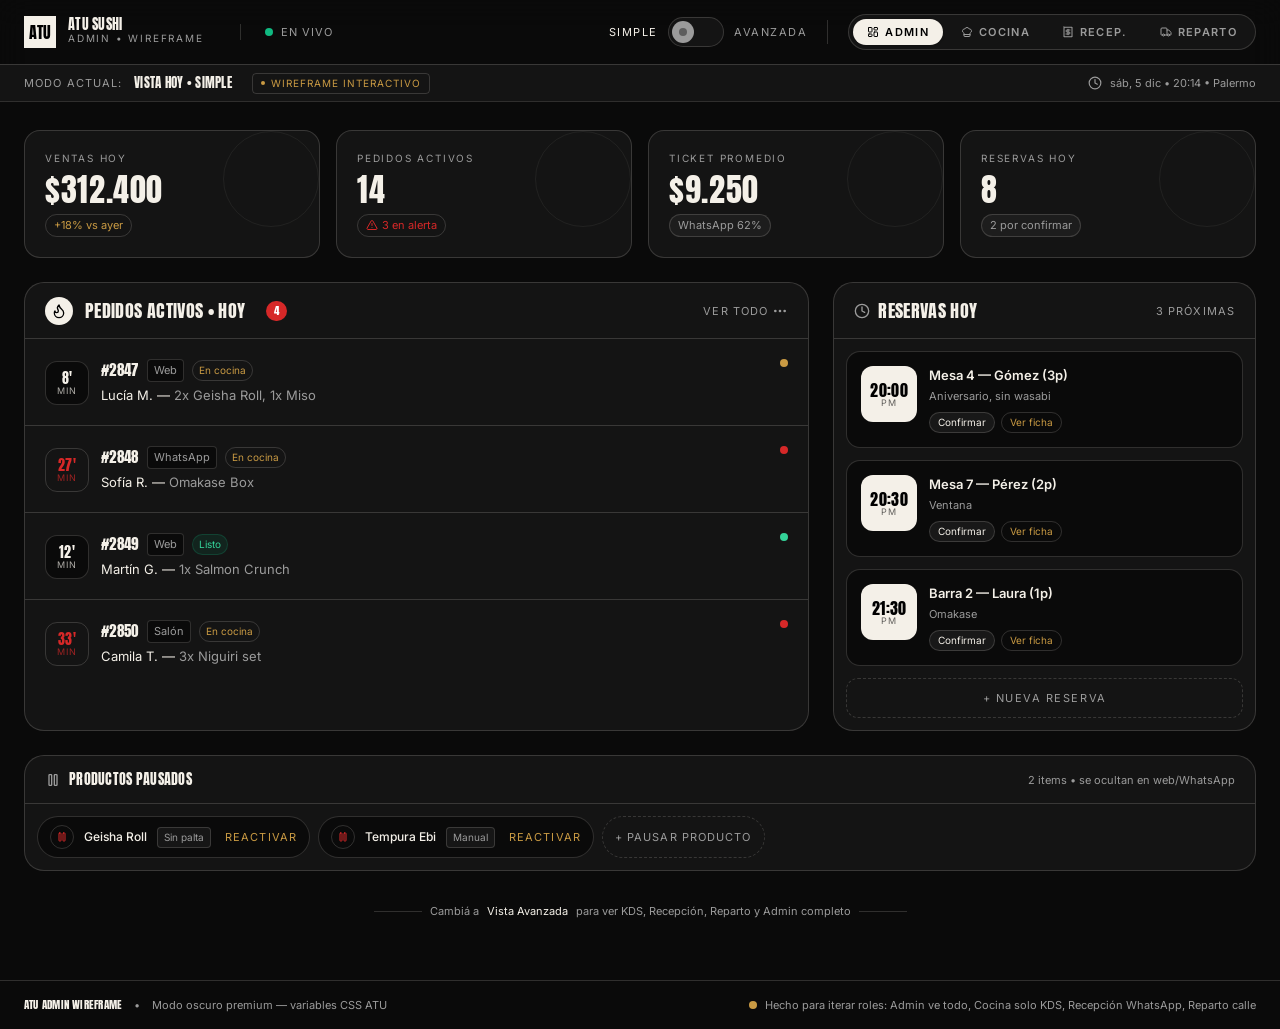
<file: Roles-Wireframe.html>
<!DOCTYPE html>
<html lang="en">
<head>
  <meta charset="UTF-8">
  <meta name="viewport" content="width=device-width, initial-scale=1">
  <title>React Artifact</title>
  <style>*,:after,:before{--tw-border-spacing-x:0;--tw-border-spacing-y:0;--tw-translate-x:0;--tw-translate-y:0;--tw-rotate:0;--tw-skew-x:0;--tw-skew-y:0;--tw-scale-x:1;--tw-scale-y:1;--tw-pan-x: ;--tw-pan-y: ;--tw-pinch-zoom: ;--tw-scroll-snap-strictness:proximity;--tw-gradient-from-position: ;--tw-gradient-via-position: ;--tw-gradient-to-position: ;--tw-ordinal: ;--tw-slashed-zero: ;--tw-numeric-figure: ;--tw-numeric-spacing: ;--tw-numeric-fraction: ;--tw-ring-inset: ;--tw-ring-offset-width:0px;--tw-ring-offset-color:#fff;--tw-ring-color:rgba(59,130,246,.5);--tw-ring-offset-shadow:0 0 #0000;--tw-ring-shadow:0 0 #0000;--tw-shadow:0 0 #0000;--tw-shadow-colored:0 0 #0000;--tw-blur: ;--tw-brightness: ;--tw-contrast: ;--tw-grayscale: ;--tw-hue-rotate: ;--tw-invert: ;--tw-saturate: ;--tw-sepia: ;--tw-drop-shadow: ;--tw-backdrop-blur: ;--tw-backdrop-brightness: ;--tw-backdrop-contrast: ;--tw-backdrop-grayscale: ;--tw-backdrop-hue-rotate: ;--tw-backdrop-invert: ;--tw-backdrop-opacity: ;--tw-backdrop-saturate: ;--tw-backdrop-sepia: ;--tw-contain-size: ;--tw-contain-layout: ;--tw-contain-paint: ;--tw-contain-style: }::backdrop{--tw-border-spacing-x:0;--tw-border-spacing-y:0;--tw-translate-x:0;--tw-translate-y:0;--tw-rotate:0;--tw-skew-x:0;--tw-skew-y:0;--tw-scale-x:1;--tw-scale-y:1;--tw-pan-x: ;--tw-pan-y: ;--tw-pinch-zoom: ;--tw-scroll-snap-strictness:proximity;--tw-gradient-from-position: ;--tw-gradient-via-position: ;--tw-gradient-to-position: ;--tw-ordinal: ;--tw-slashed-zero: ;--tw-numeric-figure: ;--tw-numeric-spacing: ;--tw-numeric-fraction: ;--tw-ring-inset: ;--tw-ring-offset-width:0px;--tw-ring-offset-color:#fff;--tw-ring-color:rgba(59,130,246,.5);--tw-ring-offset-shadow:0 0 #0000;--tw-ring-shadow:0 0 #0000;--tw-shadow:0 0 #0000;--tw-shadow-colored:0 0 #0000;--tw-blur: ;--tw-brightness: ;--tw-contrast: ;--tw-grayscale: ;--tw-hue-rotate: ;--tw-invert: ;--tw-saturate: ;--tw-sepia: ;--tw-drop-shadow: ;--tw-backdrop-blur: ;--tw-backdrop-brightness: ;--tw-backdrop-contrast: ;--tw-backdrop-grayscale: ;--tw-backdrop-hue-rotate: ;--tw-backdrop-invert: ;--tw-backdrop-opacity: ;--tw-backdrop-saturate: ;--tw-backdrop-sepia: ;--tw-contain-size: ;--tw-contain-layout: ;--tw-contain-paint: ;--tw-contain-style: }/*! tailwindcss v3.4.18 | MIT License | https://tailwindcss.com*/*,:after,:before{box-sizing:border-box;border:0 solid #e5e7eb}:after,:before{--tw-content:""}:host,html{line-height:1.5;-webkit-text-size-adjust:100%;-moz-tab-size:4;-o-tab-size:4;tab-size:4;font-family:ui-sans-serif,system-ui,sans-serif,Apple Color Emoji,Segoe UI Emoji,Segoe UI Symbol,Noto Color Emoji;font-feature-settings:normal;font-variation-settings:normal;-webkit-tap-highlight-color:transparent}body{line-height:inherit}hr{height:0;color:inherit;border-top-width:1px}abbr:where([title]){-webkit-text-decoration:underline dotted;text-decoration:underline dotted}h1,h2,h3,h4,h5,h6{font-size:inherit;font-weight:inherit}a{color:inherit;text-decoration:inherit}b,strong{font-weight:bolder}code,kbd,pre,samp{font-family:ui-monospace,SFMono-Regular,Menlo,Monaco,Consolas,Liberation Mono,Courier New,monospace;font-feature-settings:normal;font-variation-settings:normal;font-size:1em}small{font-size:80%}sub,sup{font-size:75%;line-height:0;position:relative;vertical-align:baseline}sub{bottom:-.25em}sup{top:-.5em}table{text-indent:0;border-color:inherit;border-collapse:collapse}button,input,optgroup,select,textarea{font-family:inherit;font-feature-settings:inherit;font-variation-settings:inherit;font-size:100%;font-weight:inherit;line-height:inherit;letter-spacing:inherit;color:inherit;margin:0;padding:0}button,select{text-transform:none}button,input:where([type=button]),input:where([type=reset]),input:where([type=submit]){-webkit-appearance:button;background-color:transparent;background-image:none}:-moz-focusring{outline:auto}:-moz-ui-invalid{box-shadow:none}progress{vertical-align:baseline}::-webkit-inner-spin-button,::-webkit-outer-spin-button{height:auto}[type=search]{-webkit-appearance:textfield;outline-offset:-2px}::-webkit-search-decoration{-webkit-appearance:none}::-webkit-file-upload-button{-webkit-appearance:button;font:inherit}summary{display:list-item}blockquote,dd,dl,figure,h1,h2,h3,h4,h5,h6,hr,p,pre{margin:0}fieldset{margin:0}fieldset,legend{padding:0}menu,ol,ul{list-style:none;margin:0;padding:0}dialog{padding:0}textarea{resize:vertical}input::-moz-placeholder,textarea::-moz-placeholder{opacity:1;color:#9ca3af}input::placeholder,textarea::placeholder{opacity:1;color:#9ca3af}[role=button],button{cursor:pointer}:disabled{cursor:default}audio,canvas,embed,iframe,img,object,svg,video{display:block;vertical-align:middle}img,video{max-width:100%;height:auto}[hidden]:where(:not([hidden=until-found])){display:none}.pointer-events-none{pointer-events:none}.absolute{position:absolute}.relative{position:relative}.sticky{position:sticky}.inset-0{inset:0}.inset-x-0{left:0;right:0}.left-2\.5{left:.625rem}.left-3\.5{left:.875rem}.right-0{right:0}.top-0{top:0}.top-1\/2{top:50%}.z-50{z-index:50}.mx-auto{margin-left:auto;margin-right:auto}.-mt-\[1px\]{margin-top:-1px}.mb-3{margin-bottom:.75rem}.ml-1{margin-left:.25rem}.ml-2{margin-left:.5rem}.ml-6{margin-left:1.5rem}.ml-auto{margin-left:auto}.mt-0\.5{margin-top:.125rem}.mt-1{margin-top:.25rem}.mt-2{margin-top:.5rem}.mt-3{margin-top:.75rem}.mt-8{margin-top:2rem}.mt-auto{margin-top:auto}.inline{display:inline}.flex{display:flex}.inline-flex{display:inline-flex}.table{display:table}.grid{display:grid}.hidden{display:none}.h-1{height:.25rem}.h-1\.5{height:.375rem}.h-10{height:2.5rem}.h-2{height:.5rem}.h-2\.5{height:.625rem}.h-24{height:6rem}.h-3{height:.75rem}.h-3\.5{height:.875rem}.h-4{height:1rem}.h-5{height:1.25rem}.h-6{height:1.5rem}.h-7{height:1.75rem}.h-8{height:2rem}.h-\[22px\]{height:22px}.h-\[26px\]{height:26px}.h-\[28px\]{height:28px}.h-\[30px\]{height:30px}.h-\[32px\]{height:32px}.h-\[34px\]{height:34px}.h-\[36px\]{height:36px}.h-\[38px\]{height:38px}.h-\[40px\]{height:40px}.h-\[44px\]{height:44px}.h-\[48px\]{height:48px}.h-\[4px\]{height:4px}.h-\[52px\]{height:52px}.h-\[56px\]{height:56px}.h-\[64px\]{height:64px}.h-\[84px\]{height:84px}.h-\[8px\]{height:8px}.h-full{height:100%}.h-px{height:1px}.max-h-\[560px\]{max-height:560px}.min-h-screen{min-height:100vh}.w-1{width:.25rem}.w-1\.5{width:.375rem}.w-10{width:2.5rem}.w-12{width:3rem}.w-2{width:.5rem}.w-2\.5{width:.625rem}.w-24{width:6rem}.w-3{width:.75rem}.w-3\.5{width:.875rem}.w-4{width:1rem}.w-5{width:1.25rem}.w-6{width:1.5rem}.w-7{width:1.75rem}.w-8{width:2rem}.w-\[22px\]{width:22px}.w-\[260px\]{width:260px}.w-\[36px\]{width:36px}.w-\[44px\]{width:44px}.w-\[56px\]{width:56px}.w-\[64px\]{width:64px}.w-\[84px\]{width:84px}.w-\[8px\]{width:8px}.w-full{width:100%}.w-px{width:1px}.min-w-0{min-width:0}.max-w-\[1440px\]{max-width:1440px}.flex-1{flex:1 1 0%}.shrink-0{flex-shrink:0}.-translate-y-1\/2{--tw-translate-y:-50%}.-translate-y-1\/2,.translate-x-0{transform:translate(var(--tw-translate-x),var(--tw-translate-y)) rotate(var(--tw-rotate)) skewX(var(--tw-skew-x)) skewY(var(--tw-skew-y)) scaleX(var(--tw-scale-x)) scaleY(var(--tw-scale-y))}.translate-x-0{--tw-translate-x:0px}.translate-x-\[26px\]{--tw-translate-x:26px;transform:translate(var(--tw-translate-x),var(--tw-translate-y)) rotate(var(--tw-rotate)) skewX(var(--tw-skew-x)) skewY(var(--tw-skew-y)) scaleX(var(--tw-scale-x)) scaleY(var(--tw-scale-y))}.animate-\[pulse_1s_ease-in-out_infinite\]{animation:pulse 1s ease-in-out infinite}@keyframes pulse{50%{opacity:.5}}.animate-pulse{animation:pulse 2s cubic-bezier(.4,0,.6,1) infinite}.grid-cols-2{grid-template-columns:repeat(2,minmax(0,1fr))}.grid-cols-3{grid-template-columns:repeat(3,minmax(0,1fr))}.flex-col{flex-direction:column}.flex-wrap{flex-wrap:wrap}.items-start{align-items:flex-start}.items-center{align-items:center}.justify-center{justify-content:center}.justify-between{justify-content:space-between}.gap-1{gap:.25rem}.gap-1\.5{gap:.375rem}.gap-2{gap:.5rem}.gap-2\.5{gap:.625rem}.gap-3{gap:.75rem}.gap-4{gap:1rem}.gap-6{gap:1.5rem}.space-y-1>:not([hidden])~:not([hidden]){--tw-space-y-reverse:0;margin-top:calc(.25rem*(1 - var(--tw-space-y-reverse)));margin-bottom:calc(.25rem*var(--tw-space-y-reverse))}.space-y-2>:not([hidden])~:not([hidden]){--tw-space-y-reverse:0;margin-top:calc(.5rem*(1 - var(--tw-space-y-reverse)));margin-bottom:calc(.5rem*var(--tw-space-y-reverse))}.space-y-2\.5>:not([hidden])~:not([hidden]){--tw-space-y-reverse:0;margin-top:calc(.625rem*(1 - var(--tw-space-y-reverse)));margin-bottom:calc(.625rem*var(--tw-space-y-reverse))}.space-y-3>:not([hidden])~:not([hidden]){--tw-space-y-reverse:0;margin-top:calc(.75rem*(1 - var(--tw-space-y-reverse)));margin-bottom:calc(.75rem*var(--tw-space-y-reverse))}.space-y-4>:not([hidden])~:not([hidden]){--tw-space-y-reverse:0;margin-top:calc(1rem*(1 - var(--tw-space-y-reverse)));margin-bottom:calc(1rem*var(--tw-space-y-reverse))}.space-y-6>:not([hidden])~:not([hidden]){--tw-space-y-reverse:0;margin-top:calc(1.5rem*(1 - var(--tw-space-y-reverse)));margin-bottom:calc(1.5rem*var(--tw-space-y-reverse))}.divide-y>:not([hidden])~:not([hidden]){--tw-divide-y-reverse:0;border-top-width:calc(1px*(1 - var(--tw-divide-y-reverse)));border-bottom-width:calc(1px*var(--tw-divide-y-reverse))}.divide-\[var\(--line\)\]>:not([hidden])~:not([hidden]){border-color:var(--line)}.overflow-hidden{overflow:hidden}.overflow-x-auto{overflow-x:auto}.overflow-y-auto{overflow-y:auto}.truncate{overflow:hidden;text-overflow:ellipsis;white-space:nowrap}.rounded{border-radius:.25rem}.rounded-\[12px\]{border-radius:12px}.rounded-\[14px\]{border-radius:14px}.rounded-\[16px\]{border-radius:16px}.rounded-\[18px\]{border-radius:18px}.rounded-\[20px\]{border-radius:20px}.rounded-\[24px\]{border-radius:24px}.rounded-\[8px\]{border-radius:8px}.rounded-full{border-radius:9999px}.border{border-width:1px}.border-2{border-width:2px}.border-b{border-bottom-width:1px}.border-l{border-left-width:1px}.border-t{border-top-width:1px}.border-dashed{border-style:dashed}.border-\[\#25D366\]\/20{border-color:rgba(37,211,102,.2)}.border-\[var\(--bone\)\]{border-color:var(--bone)}.border-\[var\(--line\)\]{border-color:var(--line)}.border-\[var\(--red\)\]{border-color:var(--red)}.border-black\/20{border-color:rgba(0,0,0,.2)}.border-emerald-500\/20{border-color:rgba(16,185,129,.2)}.border-orange-500\/20{border-color:rgba(249,115,22,.2)}.border-sky-500\/20{border-color:rgba(14,165,233,.2)}.bg-\[\#0f0f0f\]{--tw-bg-opacity:1;background-color:rgb(15 15 15/var(--tw-bg-opacity,1))}.bg-\[\#25D366\]{--tw-bg-opacity:1;background-color:rgb(37 211 102/var(--tw-bg-opacity,1))}.bg-\[\#25D366\]\/10{background-color:rgba(37,211,102,.1)}.bg-\[\#25D366\]\/15{background-color:rgba(37,211,102,.15)}.bg-\[\#28C840\]{--tw-bg-opacity:1;background-color:rgb(40 200 64/var(--tw-bg-opacity,1))}.bg-\[\#FF5F57\]{--tw-bg-opacity:1;background-color:rgb(255 95 87/var(--tw-bg-opacity,1))}.bg-\[\#FFBD2E\]{--tw-bg-opacity:1;background-color:rgb(255 189 46/var(--tw-bg-opacity,1))}.bg-\[var\(--black\)\]{background-color:var(--black)}.bg-\[var\(--black-2\)\]{background-color:var(--black-2)}.bg-\[var\(--bone\)\]{background-color:var(--bone)}.bg-\[var\(--gold\)\]{background-color:var(--gold)}.bg-\[var\(--gray\)\]{background-color:var(--gray)}.bg-\[var\(--line\)\]{background-color:var(--line)}.bg-\[var\(--red\)\]{background-color:var(--red)}.bg-black\/40{background-color:rgba(0,0,0,.4)}.bg-emerald-400{--tw-bg-opacity:1;background-color:rgb(52 211 153/var(--tw-bg-opacity,1))}.bg-emerald-500{--tw-bg-opacity:1;background-color:rgb(16 185 129/var(--tw-bg-opacity,1))}.bg-emerald-500\/10{background-color:rgba(16,185,129,.1)}.bg-orange-500\/10{background-color:rgba(249,115,22,.1)}.bg-sky-500\/10{background-color:rgba(14,165,233,.1)}.bg-transparent{background-color:transparent}.bg-white\/5{background-color:hsla(0,0%,100%,.05)}.bg-white\/\[0\.04\]{background-color:hsla(0,0%,100%,.04)}.bg-white\/\[0\.06\]{background-color:hsla(0,0%,100%,.06)}.p-1{padding:.25rem}.p-2{padding:.5rem}.p-2\.5{padding:.625rem}.p-3{padding:.75rem}.p-3\.5{padding:.875rem}.p-4{padding:1rem}.p-\[3px\]{padding:3px}.px-1{padding-left:.25rem;padding-right:.25rem}.px-1\.5{padding-left:.375rem;padding-right:.375rem}.px-2{padding-left:.5rem;padding-right:.5rem}.px-2\.5{padding-left:.625rem;padding-right:.625rem}.px-3{padding-left:.75rem;padding-right:.75rem}.px-4{padding-left:1rem;padding-right:1rem}.px-5{padding-left:1.25rem;padding-right:1.25rem}.py-0\.5{padding-top:.125rem;padding-bottom:.125rem}.py-1{padding-top:.25rem;padding-bottom:.25rem}.py-2{padding-top:.5rem;padding-bottom:.5rem}.py-3{padding-top:.75rem;padding-bottom:.75rem}.py-4{padding-top:1rem;padding-bottom:1rem}.py-5{padding-top:1.25rem;padding-bottom:1.25rem}.pb-3{padding-bottom:.75rem}.pl-10{padding-left:2.5rem}.pl-6{padding-left:1.5rem}.pl-8{padding-left:2rem}.pr-3{padding-right:.75rem}.pr-4{padding-right:1rem}.pt-1{padding-top:.25rem}.pt-2{padding-top:.5rem}.text-left{text-align:left}.text-right{text-align:right}.text-\[10px\]{font-size:10px}.text-\[11px\]{font-size:11px}.text-\[12px\]{font-size:12px}.text-\[13px\]{font-size:13px}.text-\[14px\]{font-size:14px}.text-\[15px\]{font-size:15px}.text-\[16px\]{font-size:16px}.text-\[18px\]{font-size:18px}.text-\[20px\]{font-size:20px}.text-\[22px\]{font-size:22px}.text-\[28px\]{font-size:28px}.text-\[9px\]{font-size:9px}.font-medium{font-weight:500}.font-semibold{font-weight:600}.uppercase{text-transform:uppercase}.leading-none{line-height:1}.leading-relaxed{line-height:1.625}.leading-snug{line-height:1.375}.leading-tight{line-height:1.25}.tracking-\[0\.08em\]{letter-spacing:.08em}.tracking-\[0\.12em\]{letter-spacing:.12em}.tracking-\[0\.14em\]{letter-spacing:.14em}.tracking-\[0\.18em\]{letter-spacing:.18em}.tracking-wide{letter-spacing:.025em}.tracking-widest{letter-spacing:.1em}.text-\[\#25D366\]{--tw-text-opacity:1;color:rgb(37 211 102/var(--tw-text-opacity,1))}.text-\[var\(--bone\)\]{color:var(--bone)}.text-\[var\(--gold\)\]{color:var(--gold)}.text-\[var\(--gray\)\]{color:var(--gray)}.text-\[var\(--red\)\]{color:var(--red)}.text-black{--tw-text-opacity:1;color:rgb(0 0 0/var(--tw-text-opacity,1))}.text-emerald-400{--tw-text-opacity:1;color:rgb(52 211 153/var(--tw-text-opacity,1))}.text-orange-300{--tw-text-opacity:1;color:rgb(253 186 116/var(--tw-text-opacity,1))}.text-sky-300{--tw-text-opacity:1;color:rgb(125 211 252/var(--tw-text-opacity,1))}.text-white{--tw-text-opacity:1;color:rgb(255 255 255/var(--tw-text-opacity,1))}.opacity-60{opacity:.6}.opacity-70{opacity:.7}.opacity-80{opacity:.8}.opacity-\[0\.06\]{opacity:.06}.shadow{--tw-shadow:0 1px 3px 0 rgba(0,0,0,.1),0 1px 2px -1px rgba(0,0,0,.1);--tw-shadow-colored:0 1px 3px 0 var(--tw-shadow-color),0 1px 2px -1px var(--tw-shadow-color);box-shadow:var(--tw-ring-offset-shadow,0 0 #0000),var(--tw-ring-shadow,0 0 #0000),var(--tw-shadow)}.shadow-\[0_0_0_4px_rgba\(214\2c 40\2c 40\2c \.15\)\2c 0_0_30px_rgba\(214\2c 40\2c 40\2c \.25\)\]{--tw-shadow:0 0 0 4px rgba(214,40,40,.15),0 0 30px rgba(214,40,40,.25);--tw-shadow-colored:0 0 0 4px var(--tw-shadow-color),0 0 30px var(--tw-shadow-color);box-shadow:var(--tw-ring-offset-shadow,0 0 #0000),var(--tw-ring-shadow,0 0 #0000),var(--tw-shadow)}.shadow-\[0_0_12px_rgba\(201\2c 154\2c 67\2c \.5\)\]{--tw-shadow:0 0 12px rgba(201,154,67,.5);--tw-shadow-colored:0 0 12px var(--tw-shadow-color);box-shadow:var(--tw-ring-offset-shadow,0 0 #0000),var(--tw-ring-shadow,0 0 #0000),var(--tw-shadow)}.shadow-\[0_8px_20px_rgba\(214\2c 40\2c 40\2c \.35\)\]{--tw-shadow:0 8px 20px rgba(214,40,40,.35);--tw-shadow-colored:0 8px 20px var(--tw-shadow-color);box-shadow:var(--tw-ring-offset-shadow,0 0 #0000),var(--tw-ring-shadow,0 0 #0000),var(--tw-shadow)}.shadow-\[inset_0_1px_0_rgba\(255\2c 255\2c 255\2c \.06\)\]{--tw-shadow:inset 0 1px 0 hsla(0,0%,100%,.06);--tw-shadow-colored:inset 0 1px 0 var(--tw-shadow-color);box-shadow:var(--tw-ring-offset-shadow,0 0 #0000),var(--tw-ring-shadow,0 0 #0000),var(--tw-shadow)}.blur{--tw-blur:blur(8px);filter:var(--tw-blur) var(--tw-brightness) var(--tw-contrast) var(--tw-grayscale) var(--tw-hue-rotate) var(--tw-invert) var(--tw-saturate) var(--tw-sepia) var(--tw-drop-shadow)}.backdrop-filter{backdrop-filter:var(--tw-backdrop-blur) var(--tw-backdrop-brightness) var(--tw-backdrop-contrast) var(--tw-backdrop-grayscale) var(--tw-backdrop-hue-rotate) var(--tw-backdrop-invert) var(--tw-backdrop-opacity) var(--tw-backdrop-saturate) var(--tw-backdrop-sepia)}.transition-all{transition-property:all;transition-timing-function:cubic-bezier(.4,0,.2,1);transition-duration:.15s}.transition-colors{transition-property:color,background-color,border-color,text-decoration-color,fill,stroke;transition-timing-function:cubic-bezier(.4,0,.2,1);transition-duration:.15s}.duration-300{transition-duration:.3s}#root,body,html{min-height:100%}body{margin:0;font-family:Inter,ui-sans-serif,system-ui,-apple-system,BlinkMacSystemFont,Segoe UI,sans-serif}[role=button]:not([aria-disabled=true]),button:not(:disabled),label[for],select:not(:disabled),summary{cursor:pointer}.selection\:bg-\[var\(--gold\)\] ::-moz-selection{background-color:var(--gold)}.selection\:bg-\[var\(--gold\)\] ::selection{background-color:var(--gold)}.selection\:text-black ::-moz-selection{--tw-text-opacity:1;color:rgb(0 0 0/var(--tw-text-opacity,1))}.selection\:text-black ::selection{--tw-text-opacity:1;color:rgb(0 0 0/var(--tw-text-opacity,1))}.selection\:bg-\[var\(--gold\)\]::-moz-selection{background-color:var(--gold)}.selection\:bg-\[var\(--gold\)\]::selection{background-color:var(--gold)}.selection\:text-black::-moz-selection{--tw-text-opacity:1;color:rgb(0 0 0/var(--tw-text-opacity,1))}.selection\:text-black::selection{--tw-text-opacity:1;color:rgb(0 0 0/var(--tw-text-opacity,1))}.hover\:bg-white:hover{--tw-bg-opacity:1;background-color:rgb(255 255 255/var(--tw-bg-opacity,1))}.hover\:bg-white\/\[0\.02\]:hover{background-color:hsla(0,0%,100%,.02)}.hover\:text-\[var\(--bone\)\]:hover{color:var(--bone)}.hover\:text-\[var\(--red\)\]:hover{color:var(--red)}.hover\:underline:hover{text-decoration-line:underline}.focus\:border-\[\#25D366\]\/30:focus{border-color:rgba(37,211,102,.3)}.focus\:outline-none:focus{outline:2px solid transparent;outline-offset:2px}.active\:scale-\[0\.98\]:active{--tw-scale-x:0.98;--tw-scale-y:0.98;transform:translate(var(--tw-translate-x),var(--tw-translate-y)) rotate(var(--tw-rotate)) skewX(var(--tw-skew-x)) skewY(var(--tw-skew-y)) scaleX(var(--tw-scale-x)) scaleY(var(--tw-scale-y))}@media (min-width:640px){.sm\:block{display:block}.sm\:inline{display:inline}.sm\:hidden{display:none}.sm\:grid-cols-2{grid-template-columns:repeat(2,minmax(0,1fr))}}@media (min-width:768px){.md\:block{display:block}.md\:inline{display:inline}.md\:flex{display:flex}.md\:inline-flex{display:inline-flex}.md\:grid-cols-2{grid-template-columns:repeat(2,minmax(0,1fr))}.md\:gap-3{gap:.75rem}.md\:gap-4{gap:1rem}.md\:gap-5{gap:1.25rem}.md\:gap-6{gap:1.5rem}.md\:p-4{padding:1rem}.md\:p-5{padding:1.25rem}.md\:px-3\.5{padding-left:.875rem;padding-right:.875rem}.md\:px-6{padding-left:1.5rem;padding-right:1.5rem}.md\:py-7{padding-top:1.75rem;padding-bottom:1.75rem}.md\:text-\[11px\]{font-size:11px}.md\:text-\[18px\]{font-size:18px}.md\:text-\[32px\]{font-size:32px}}@media (min-width:1024px){.lg\:flex{display:flex}.lg\:grid-cols-3{grid-template-columns:repeat(3,minmax(0,1fr))}.lg\:grid-cols-4{grid-template-columns:repeat(4,minmax(0,1fr))}.lg\:grid-cols-\[0\.9fr_1\.1fr\]{grid-template-columns:.9fr 1.1fr}.lg\:grid-cols-\[1\.2fr_0\.8fr\]{grid-template-columns:1.2fr .8fr}.lg\:grid-cols-\[1\.3fr_0\.7fr\]{grid-template-columns:1.3fr .7fr}}@media (min-width:1280px){.xl\:grid-cols-4{grid-template-columns:repeat(4,minmax(0,1fr))}}</style>
</head>
<body>
  <div id="root"></div>
  
  <script type="module">var yc=Object.create;var{getPrototypeOf:gc,defineProperty:ql,getOwnPropertyNames:Sc}=Object;var wc=Object.prototype.hasOwnProperty;var Ve=(e,t,n)=>{n=e!=null?yc(gc(e)):{};let r=t||!e||!e.__esModule?ql(n,"default",{value:e,enumerable:!0}):n;for(let l of Sc(e))if(!wc.call(r,l))ql(r,l,{get:()=>e[l],enumerable:!0});return r};var zr=(e,t)=>()=>(t||e((t={exports:{}}).exports,t),t.exports);var kc=(e,t)=>{for(var n in t)ql(e,n,{get:t[n],enumerable:!0,configurable:!0,set:(r)=>t[n]=()=>r})};var Ec=(e,t)=>()=>(e&&(t=e(e=0)),t);var gt=zr((Bc)=>{var _n=Symbol.for("react.element"),_c=Symbol.for("react.portal"),Cc=Symbol.for("react.fragment"),Pc=Symbol.for("react.strict_mode"),Nc=Symbol.for("react.profiler"),zc=Symbol.for("react.provider"),Tc=Symbol.for("react.context"),Rc=Symbol.for("react.forward_ref"),Oc=Symbol.for("react.suspense"),Fc=Symbol.for("react.memo"),Dc=Symbol.for("react.lazy"),Ei=Symbol.iterator;function Lc(e){if(e===null||typeof e!=="object")return null;return e=Ei&&e[Ei]||e["@@iterator"],typeof e==="function"?e:null}var Pi={isMounted:function(){return!1},enqueueForceUpdate:function(){},enqueueReplaceState:function(){},enqueueSetState:function(){}},Ni=Object.assign,zi={};function Ut(e,t,n){this.props=e,this.context=t,this.refs=zi,this.updater=n||Pi}Ut.prototype.isReactComponent={};Ut.prototype.setState=function(e,t){if(typeof e!=="object"&&typeof e!=="function"&&e!=null)throw Error("setState(...): takes an object of state variables to update or a function which returns an object of state variables.");this.updater.enqueueSetState(this,e,t,"setState")};Ut.prototype.forceUpdate=function(e){this.updater.enqueueForceUpdate(this,e,"forceUpdate")};function Ti(){}Ti.prototype=Ut.prototype;function bl(e,t,n){this.props=e,this.context=t,this.refs=zi,this.updater=n||Pi}var eu=bl.prototype=new Ti;eu.constructor=bl;Ni(eu,Ut.prototype);eu.isPureReactComponent=!0;var _i=Array.isArray,Ri=Object.prototype.hasOwnProperty,tu={current:null},Oi={key:!0,ref:!0,__self:!0,__source:!0};function Fi(e,t,n){var r,l={},u=null,o=null;if(t!=null)for(r in t.ref!==void 0&&(o=t.ref),t.key!==void 0&&(u=""+t.key),t)Ri.call(t,r)&&!Oi.hasOwnProperty(r)&&(l[r]=t[r]);var i=arguments.length-2;if(i===1)l.children=n;else if(1<i){for(var a=Array(i),d=0;d<i;d++)a[d]=arguments[d+2];l.children=a}if(e&&e.defaultProps)for(r in i=e.defaultProps,i)l[r]===void 0&&(l[r]=i[r]);return{$$typeof:_n,type:e,key:u,ref:o,props:l,_owner:tu.current}}function Mc(e,t){return{$$typeof:_n,type:e.type,key:t,ref:e.ref,props:e.props,_owner:e._owner}}function nu(e){return typeof e==="object"&&e!==null&&e.$$typeof===_n}function Ic(e){var t={"=":"=0",":":"=2"};return"$"+e.replace(/[=:]/g,function(n){return t[n]})}var Ci=/\/+/g;function jl(e,t){return typeof e==="object"&&e!==null&&e.key!=null?Ic(""+e.key):t.toString(36)}function Rr(e,t,n,r,l){var u=typeof e;if(u==="undefined"||u==="boolean")e=null;var o=!1;if(e===null)o=!0;else switch(u){case"string":case"number":o=!0;break;case"object":switch(e.$$typeof){case _n:case _c:o=!0}}if(o)return o=e,l=l(o),e=r===""?"."+jl(o,0):r,_i(l)?(n="",e!=null&&(n=e.replace(Ci,"$&/")+"/"),Rr(l,t,n,"",function(d){return d})):l!=null&&(nu(l)&&(l=Mc(l,n+(!l.key||o&&o.key===l.key?"":(""+l.key).replace(Ci,"$&/")+"/")+e)),t.push(l)),1;if(o=0,r=r===""?".":r+":",_i(e))for(var i=0;i<e.length;i++){u=e[i];var a=r+jl(u,i);o+=Rr(u,t,n,a,l)}else if(a=Lc(e),typeof a==="function")for(e=a.call(e),i=0;!(u=e.next()).done;)u=u.value,a=r+jl(u,i++),o+=Rr(u,t,n,a,l);else if(u==="object")throw t=String(e),Error("Objects are not valid as a React child (found: "+(t==="[object Object]"?"object with keys {"+Object.keys(e).join(", ")+"}":t)+"). If you meant to render a collection of children, use an array instead.");return o}function Tr(e,t,n){if(e==null)return e;var r=[],l=0;return Rr(e,r,"","",function(u){return t.call(n,u,l++)}),r}function Uc(e){if(e._status===-1){var t=e._result;t=t(),t.then(function(n){if(e._status===0||e._status===-1)e._status=1,e._result=n},function(n){if(e._status===0||e._status===-1)e._status=2,e._result=n}),e._status===-1&&(e._status=0,e._result=t)}if(e._status===1)return e._result.default;throw e._result}var re={current:null},Or={transition:null},Vc={ReactCurrentDispatcher:re,ReactCurrentBatchConfig:Or,ReactCurrentOwner:tu};function Di(){throw Error("act(...) is not supported in production builds of React.")}Bc.Children={map:Tr,forEach:function(e,t,n){Tr(e,function(){t.apply(this,arguments)},n)},count:function(e){var t=0;return Tr(e,function(){t++}),t},toArray:function(e){return Tr(e,function(t){return t})||[]},only:function(e){if(!nu(e))throw Error("React.Children.only expected to receive a single React element child.");return e}};Bc.Component=Ut;Bc.Fragment=Cc;Bc.Profiler=Nc;Bc.PureComponent=bl;Bc.StrictMode=Pc;Bc.Suspense=Oc;Bc.__SECRET_INTERNALS_DO_NOT_USE_OR_YOU_WILL_BE_FIRED=Vc;Bc.act=Di;Bc.cloneElement=function(e,t,n){if(e===null||e===void 0)throw Error("React.cloneElement(...): The argument must be a React element, but you passed "+e+".");var r=Ni({},e.props),l=e.key,u=e.ref,o=e._owner;if(t!=null){if(t.ref!==void 0&&(u=t.ref,o=tu.current),t.key!==void 0&&(l=""+t.key),e.type&&e.type.defaultProps)var i=e.type.defaultProps;for(a in t)Ri.call(t,a)&&!Oi.hasOwnProperty(a)&&(r[a]=t[a]===void 0&&i!==void 0?i[a]:t[a])}var a=arguments.length-2;if(a===1)r.children=n;else if(1<a){i=Array(a);for(var d=0;d<a;d++)i[d]=arguments[d+2];r.children=i}return{$$typeof:_n,type:e.type,key:l,ref:u,props:r,_owner:o}};Bc.createContext=function(e){return e={$$typeof:Tc,_currentValue:e,_currentValue2:e,_threadCount:0,Provider:null,Consumer:null,_defaultValue:null,_globalName:null},e.Provider={$$typeof:zc,_context:e},e.Consumer=e};Bc.createElement=Fi;Bc.createFactory=function(e){var t=Fi.bind(null,e);return t.type=e,t};Bc.createRef=function(){return{current:null}};Bc.forwardRef=function(e){return{$$typeof:Rc,render:e}};Bc.isValidElement=nu;Bc.lazy=function(e){return{$$typeof:Dc,_payload:{_status:-1,_result:e},_init:Uc}};Bc.memo=function(e,t){return{$$typeof:Fc,type:e,compare:t===void 0?null:t}};Bc.startTransition=function(e){var t=Or.transition;Or.transition={};try{e()}finally{Or.transition=t}};Bc.unstable_act=Di;Bc.useCallback=function(e,t){return re.current.useCallback(e,t)};Bc.useContext=function(e){return re.current.useContext(e)};Bc.useDebugValue=function(){};Bc.useDeferredValue=function(e){return re.current.useDeferredValue(e)};Bc.useEffect=function(e,t){return re.current.useEffect(e,t)};Bc.useId=function(){return re.current.useId()};Bc.useImperativeHandle=function(e,t,n){return re.current.useImperativeHandle(e,t,n)};Bc.useInsertionEffect=function(e,t){return re.current.useInsertionEffect(e,t)};Bc.useLayoutEffect=function(e,t){return re.current.useLayoutEffect(e,t)};Bc.useMemo=function(e,t){return re.current.useMemo(e,t)};Bc.useReducer=function(e,t,n){return re.current.useReducer(e,t,n)};Bc.useRef=function(e){return re.current.useRef(e)};Bc.useState=function(e){return re.current.useState(e)};Bc.useSyncExternalStore=function(e,t,n){return re.current.useSyncExternalStore(e,t,n)};Bc.useTransition=function(){return re.current.useTransition()};Bc.version="18.3.1"});var $i=zr((_d)=>{function lu(e,t){var n=e.length;e.push(t);e:for(;0<n;){var r=n-1>>>1,l=e[r];if(0<Fr(l,t))e[r]=t,e[n]=l,n=r;else break e}}function _e(e){return e.length===0?null:e[0]}function Ir(e){if(e.length===0)return null;var t=e[0],n=e.pop();if(n!==t){e[0]=n;e:for(var r=0,l=e.length,u=l>>>1;r<u;){var o=2*(r+1)-1,i=e[o],a=o+1,d=e[a];if(0>Fr(i,n))a<l&&0>Fr(d,i)?(e[r]=d,e[a]=n,r=a):(e[r]=i,e[o]=n,r=o);else if(a<l&&0>Fr(d,n))e[r]=d,e[a]=n,r=a;else break e}}return t}function Fr(e,t){var n=e.sortIndex-t.sortIndex;return n!==0?n:e.id-t.id}if(typeof performance==="object"&&typeof performance.now==="function")uu=performance,_d.unstable_now=function(){return uu.now()};else Dr=Date,ou=Dr.now(),_d.unstable_now=function(){return Dr.now()-ou};var uu,Dr,ou,Fe=[],qe=[],Ed=1,me=null,j=3,Ur=!1,St=!1,Pn=!1,Mi=typeof setTimeout==="function"?setTimeout:null,Ii=typeof clearTimeout==="function"?clearTimeout:null,Li=typeof setImmediate<"u"?setImmediate:null;typeof navigator<"u"&&navigator.scheduling!==void 0&&navigator.scheduling.isInputPending!==void 0&&navigator.scheduling.isInputPending.bind(navigator.scheduling);function iu(e){for(var t=_e(qe);t!==null;){if(t.callback===null)Ir(qe);else if(t.startTime<=e)Ir(qe),t.sortIndex=t.expirationTime,lu(Fe,t);else break;t=_e(qe)}}function su(e){if(Pn=!1,iu(e),!St)if(_e(Fe)!==null)St=!0,cu(fu);else{var t=_e(qe);t!==null&&du(su,t.startTime-e)}}function fu(e,t){St=!1,Pn&&(Pn=!1,Ii(Nn),Nn=-1),Ur=!0;var n=j;try{iu(t);for(me=_e(Fe);me!==null&&(!(me.expirationTime>t)||e&&!Bi());){var r=me.callback;if(typeof r==="function"){me.callback=null,j=me.priorityLevel;var l=r(me.expirationTime<=t);t=_d.unstable_now(),typeof l==="function"?me.callback=l:me===_e(Fe)&&Ir(Fe),iu(t)}else Ir(Fe);me=_e(Fe)}if(me!==null)var u=!0;else{var o=_e(qe);o!==null&&du(su,o.startTime-t),u=!1}return u}finally{me=null,j=n,Ur=!1}}var Vr=!1,Lr=null,Nn=-1,Ui=5,Vi=-1;function Bi(){return _d.unstable_now()-Vi<Ui?!1:!0}function ru(){if(Lr!==null){var e=_d.unstable_now();Vi=e;var t=!0;try{t=Lr(!0,e)}finally{t?Cn():(Vr=!1,Lr=null)}}else Vr=!1}var Cn;if(typeof Li==="function")Cn=function(){Li(ru)};else if(typeof MessageChannel<"u")Mr=new MessageChannel,au=Mr.port2,Mr.port1.onmessage=ru,Cn=function(){au.postMessage(null)};else Cn=function(){Mi(ru,0)};var Mr,au;function cu(e){Lr=e,Vr||(Vr=!0,Cn())}function du(e,t){Nn=Mi(function(){e(_d.unstable_now())},t)}_d.unstable_IdlePriority=5;_d.unstable_ImmediatePriority=1;_d.unstable_LowPriority=4;_d.unstable_NormalPriority=3;_d.unstable_Profiling=null;_d.unstable_UserBlockingPriority=2;_d.unstable_cancelCallback=function(e){e.callback=null};_d.unstable_continueExecution=function(){St||Ur||(St=!0,cu(fu))};_d.unstable_forceFrameRate=function(e){0>e||125<e?console.error("forceFrameRate takes a positive int between 0 and 125, forcing frame rates higher than 125 fps is not supported"):Ui=0<e?Math.floor(1000/e):5};_d.unstable_getCurrentPriorityLevel=function(){return j};_d.unstable_getFirstCallbackNode=function(){return _e(Fe)};_d.unstable_next=function(e){switch(j){case 1:case 2:case 3:var t=3;break;default:t=j}var n=j;j=t;try{return e()}finally{j=n}};_d.unstable_pauseExecution=function(){};_d.unstable_requestPaint=function(){};_d.unstable_runWithPriority=function(e,t){switch(e){case 1:case 2:case 3:case 4:case 5:break;default:e=3}var n=j;j=e;try{return t()}finally{j=n}};_d.unstable_scheduleCallback=function(e,t,n){var r=_d.unstable_now();switch(typeof n==="object"&&n!==null?(n=n.delay,n=typeof n==="number"&&0<n?r+n:r):n=r,e){case 1:var l=-1;break;case 2:l=250;break;case 5:l=1073741823;break;case 4:l=1e4;break;default:l=5000}return l=n+l,e={id:Ed++,callback:t,priorityLevel:e,startTime:n,expirationTime:l,sortIndex:-1},n>r?(e.sortIndex=n,lu(qe,e),_e(Fe)===null&&e===_e(qe)&&(Pn?(Ii(Nn),Nn=-1):Pn=!0,du(su,n-r))):(e.sortIndex=l,lu(Fe,e),St||Ur||(St=!0,cu(fu))),e};_d.unstable_shouldYield=Bi;_d.unstable_wrapCallback=function(e){var t=j;return function(){var n=j;j=t;try{return e.apply(this,arguments)}finally{j=n}}}});var Si={};kc(Si,{version:()=>ec,unstable_renderSubtreeIntoContainer:()=>bf,unstable_batchedUpdates:()=>jf,unmountComponentAtNode:()=>qf,render:()=>xf,hydrateRoot:()=>Jf,hydrate:()=>Zf,flushSync:()=>Gf,findDOMNode:()=>Xf,createRoot:()=>Yf,createPortal:()=>Kf,__SECRET_INTERNALS_DO_NOT_USE_OR_YOU_WILL_BE_FIRED:()=>Hf});function g(e){for(var t="https://reactjs.org/docs/error-decoder.html?invariant="+e,n=1;n<arguments.length;n++)t+="&args[]="+encodeURIComponent(arguments[n]);return"Minified React error #"+e+"; visit "+t+" for the full message or use the non-minified dev environment for full errors and additional helpful warnings."}function Lt(e,t){ln(e,t),ln(e+"Capture",t)}function ln(e,t){qn[e]=t;for(e=0;e<t.length;e++)Ya.add(t[e])}function Hd(e){if(Mu.call(Ai,e))return!0;if(Mu.call(Qi,e))return!1;if(Wd.test(e))return Ai[e]=!0;return Qi[e]=!0,!1}function Kd(e,t,n,r){if(n!==null&&n.type===0)return!1;switch(typeof t){case"function":case"symbol":return!0;case"boolean":if(r)return!1;if(n!==null)return!n.acceptsBooleans;return e=e.toLowerCase().slice(0,5),e!=="data-"&&e!=="aria-";default:return!1}}function Yd(e,t,n,r){if(t===null||typeof t>"u"||Kd(e,t,n,r))return!0;if(r)return!1;if(n!==null)switch(n.type){case 3:return!t;case 4:return t===!1;case 5:return isNaN(t);case 6:return isNaN(t)||1>t}return!1}function oe(e,t,n,r,l,u,o){this.acceptsBooleans=t===2||t===3||t===4,this.attributeName=r,this.attributeNamespace=l,this.mustUseProperty=n,this.propertyName=e,this.type=t,this.sanitizeURL=u,this.removeEmptyString=o}function Oo(e){return e[1].toUpperCase()}function Fo(e,t,n,r){var l=q.hasOwnProperty(t)?q[t]:null;if(l!==null?l.type!==0:r||!(2<t.length)||t[0]!=="o"&&t[0]!=="O"||t[1]!=="n"&&t[1]!=="N")Yd(t,n,l,r)&&(n=null),r||l===null?Hd(t)&&(n===null?e.removeAttribute(t):e.setAttribute(t,""+n)):l.mustUseProperty?e[l.propertyName]=n===null?l.type===3?!1:"":n:(t=l.attributeName,r=l.attributeNamespace,n===null?e.removeAttribute(t):(l=l.type,n=l===3||l===4&&n===!0?"":""+n,r?e.setAttributeNS(r,t,n):e.setAttribute(t,n)))}function zn(e){if(e===null||typeof e!=="object")return null;return e=Wi&&e[Wi]||e["@@iterator"],typeof e==="function"?e:null}function Mn(e){if(pu===void 0)try{throw Error()}catch(n){var t=n.stack.trim().match(/\n( *(at )?)/);pu=t&&t[1]||""}return`
`+pu+e}function hu(e,t){if(!e||vu)return"";vu=!0;var n=Error.prepareStackTrace;Error.prepareStackTrace=void 0;try{if(t)if(t=function(){throw Error()},Object.defineProperty(t.prototype,"props",{set:function(){throw Error()}}),typeof Reflect==="object"&&Reflect.construct){try{Reflect.construct(t,[])}catch(d){var r=d}Reflect.construct(e,[],t)}else{try{t.call()}catch(d){r=d}e.call(t.prototype)}else{try{throw Error()}catch(d){r=d}e()}}catch(d){if(d&&r&&typeof d.stack==="string"){for(var l=d.stack.split(`
`),u=r.stack.split(`
`),o=l.length-1,i=u.length-1;1<=o&&0<=i&&l[o]!==u[i];)i--;for(;1<=o&&0<=i;o--,i--)if(l[o]!==u[i]){if(o!==1||i!==1)do if(o--,i--,0>i||l[o]!==u[i]){var a=`
`+l[o].replace(" at new "," at ");return e.displayName&&a.includes("<anonymous>")&&(a=a.replace("<anonymous>",e.displayName)),a}while(1<=o&&0<=i);break}}}finally{vu=!1,Error.prepareStackTrace=n}return(e=e?e.displayName||e.name:"")?Mn(e):""}function Xd(e){switch(e.tag){case 5:return Mn(e.type);case 16:return Mn("Lazy");case 13:return Mn("Suspense");case 19:return Mn("SuspenseList");case 0:case 2:case 15:return e=hu(e.type,!1),e;case 11:return e=hu(e.type.render,!1),e;case 1:return e=hu(e.type,!0),e;default:return""}}function Bu(e){if(e==null)return null;if(typeof e==="function")return e.displayName||e.name||null;if(typeof e==="string")return e;switch(e){case At:return"Fragment";case Qt:return"Portal";case Iu:return"Profiler";case Do:return"StrictMode";case Uu:return"Suspense";case Vu:return"SuspenseList"}if(typeof e==="object")switch(e.$$typeof){case Ga:return(e.displayName||"Context")+".Consumer";case Xa:return(e._context.displayName||"Context")+".Provider";case Lo:var t=e.render;return e=e.displayName,e||(e=t.displayName||t.name||"",e=e!==""?"ForwardRef("+e+")":"ForwardRef"),e;case Mo:return t=e.displayName||null,t!==null?t:Bu(e.type)||"Memo";case be:t=e._payload,e=e._init;try{return Bu(e(t))}catch(n){}}return null}function Gd(e){var t=e.type;switch(e.tag){case 24:return"Cache";case 9:return(t.displayName||"Context")+".Consumer";case 10:return(t._context.displayName||"Context")+".Provider";case 18:return"DehydratedFragment";case 11:return e=t.render,e=e.displayName||e.name||"",t.displayName||(e!==""?"ForwardRef("+e+")":"ForwardRef");case 7:return"Fragment";case 5:return t;case 4:return"Portal";case 3:return"Root";case 6:return"Text";case 16:return Bu(t);case 8:return t===Do?"StrictMode":"Mode";case 22:return"Offscreen";case 12:return"Profiler";case 21:return"Scope";case 13:return"Suspense";case 19:return"SuspenseList";case 25:return"TracingMarker";case 1:case 0:case 17:case 2:case 14:case 15:if(typeof t==="function")return t.displayName||t.name||null;if(typeof t==="string")return t}return null}function pt(e){switch(typeof e){case"boolean":case"number":case"string":case"undefined":return e;case"object":return e;default:return""}}function Ja(e){var t=e.type;return(e=e.nodeName)&&e.toLowerCase()==="input"&&(t==="checkbox"||t==="radio")}function Zd(e){var t=Ja(e)?"checked":"value",n=Object.getOwnPropertyDescriptor(e.constructor.prototype,t),r=""+e[t];if(!e.hasOwnProperty(t)&&typeof n<"u"&&typeof n.get==="function"&&typeof n.set==="function"){var{get:l,set:u}=n;return Object.defineProperty(e,t,{configurable:!0,get:function(){return l.call(this)},set:function(o){r=""+o,u.call(this,o)}}),Object.defineProperty(e,t,{enumerable:n.enumerable}),{getValue:function(){return r},setValue:function(o){r=""+o},stopTracking:function(){e._valueTracker=null,delete e[t]}}}}function $r(e){e._valueTracker||(e._valueTracker=Zd(e))}function xa(e){if(!e)return!1;var t=e._valueTracker;if(!t)return!0;var n=t.getValue(),r="";return e&&(r=Ja(e)?e.checked?"true":"false":e.value),e=r,e!==n?(t.setValue(e),!0):!1}function fl(e){if(e=e||(typeof document<"u"?document:void 0),typeof e>"u")return null;try{return e.activeElement||e.body}catch(t){return e.body}}function $u(e,t){var n=t.checked;return $({},t,{defaultChecked:void 0,defaultValue:void 0,value:void 0,checked:n!=null?n:e._wrapperState.initialChecked})}function Hi(e,t){var n=t.defaultValue==null?"":t.defaultValue,r=t.checked!=null?t.checked:t.defaultChecked;n=pt(t.value!=null?t.value:n),e._wrapperState={initialChecked:r,initialValue:n,controlled:t.type==="checkbox"||t.type==="radio"?t.checked!=null:t.value!=null}}function qa(e,t){t=t.checked,t!=null&&Fo(e,"checked",t,!1)}function Qu(e,t){qa(e,t);var n=pt(t.value),r=t.type;if(n!=null)if(r==="number"){if(n===0&&e.value===""||e.value!=n)e.value=""+n}else e.value!==""+n&&(e.value=""+n);else if(r==="submit"||r==="reset"){e.removeAttribute("value");return}t.hasOwnProperty("value")?Au(e,t.type,n):t.hasOwnProperty("defaultValue")&&Au(e,t.type,pt(t.defaultValue)),t.checked==null&&t.defaultChecked!=null&&(e.defaultChecked=!!t.defaultChecked)}function Ki(e,t,n){if(t.hasOwnProperty("value")||t.hasOwnProperty("defaultValue")){var r=t.type;if(!(r!=="submit"&&r!=="reset"||t.value!==void 0&&t.value!==null))return;t=""+e._wrapperState.initialValue,n||t===e.value||(e.value=t),e.defaultValue=t}n=e.name,n!==""&&(e.name=""),e.defaultChecked=!!e._wrapperState.initialChecked,n!==""&&(e.name=n)}function Au(e,t,n){if(t!=="number"||fl(e.ownerDocument)!==e)n==null?e.defaultValue=""+e._wrapperState.initialValue:e.defaultValue!==""+n&&(e.defaultValue=""+n)}function jt(e,t,n,r){if(e=e.options,t){t={};for(var l=0;l<n.length;l++)t["$"+n[l]]=!0;for(n=0;n<e.length;n++)l=t.hasOwnProperty("$"+e[n].value),e[n].selected!==l&&(e[n].selected=l),l&&r&&(e[n].defaultSelected=!0)}else{n=""+pt(n),t=null;for(l=0;l<e.length;l++){if(e[l].value===n){e[l].selected=!0,r&&(e[l].defaultSelected=!0);return}t!==null||e[l].disabled||(t=e[l])}t!==null&&(t.selected=!0)}}function Wu(e,t){if(t.dangerouslySetInnerHTML!=null)throw Error(g(91));return $({},t,{value:void 0,defaultValue:void 0,children:""+e._wrapperState.initialValue})}function Yi(e,t){var n=t.value;if(n==null){if(n=t.children,t=t.defaultValue,n!=null){if(t!=null)throw Error(g(92));if(In(n)){if(1<n.length)throw Error(g(93));n=n[0]}t=n}t==null&&(t=""),n=t}e._wrapperState={initialValue:pt(n)}}function ja(e,t){var n=pt(t.value),r=pt(t.defaultValue);n!=null&&(n=""+n,n!==e.value&&(e.value=n),t.defaultValue==null&&e.defaultValue!==n&&(e.defaultValue=n)),r!=null&&(e.defaultValue=""+r)}function Xi(e){var t=e.textContent;t===e._wrapperState.initialValue&&t!==""&&t!==null&&(e.value=t)}function ba(e){switch(e){case"svg":return"http://www.w3.org/2000/svg";case"math":return"http://www.w3.org/1998/Math/MathML";default:return"http://www.w3.org/1999/xhtml"}}function Hu(e,t){return e==null||e==="http://www.w3.org/1999/xhtml"?ba(t):e==="http://www.w3.org/2000/svg"&&t==="foreignObject"?"http://www.w3.org/1999/xhtml":e}function jn(e,t){if(t){var n=e.firstChild;if(n&&n===e.lastChild&&n.nodeType===3){n.nodeValue=t;return}}e.textContent=t}function ts(e,t,n){return t==null||typeof t==="boolean"||t===""?"":n||typeof t!=="number"||t===0||Wn.hasOwnProperty(e)&&Wn[e]?(""+t).trim():t+"px"}function ns(e,t){e=e.style;for(var n in t)if(t.hasOwnProperty(n)){var r=n.indexOf("--")===0,l=ts(n,t[n],r);n==="float"&&(n="cssFloat"),r?e.setProperty(n,l):e[n]=l}}function Ku(e,t){if(t){if(xd[e]&&(t.children!=null||t.dangerouslySetInnerHTML!=null))throw Error(g(137,e));if(t.dangerouslySetInnerHTML!=null){if(t.children!=null)throw Error(g(60));if(typeof t.dangerouslySetInnerHTML!=="object"||!("__html"in t.dangerouslySetInnerHTML))throw Error(g(61))}if(t.style!=null&&typeof t.style!=="object")throw Error(g(62))}}function Yu(e,t){if(e.indexOf("-")===-1)return typeof t.is==="string";switch(e){case"annotation-xml":case"color-profile":case"font-face":case"font-face-src":case"font-face-uri":case"font-face-format":case"font-face-name":case"missing-glyph":return!1;default:return!0}}function Io(e){return e=e.target||e.srcElement||window,e.correspondingUseElement&&(e=e.correspondingUseElement),e.nodeType===3?e.parentNode:e}function Gi(e){if(e=mr(e)){if(typeof Gu!=="function")throw Error(g(280));var t=e.stateNode;t&&(t=Bl(t),Gu(e.stateNode,e.type,t))}}function rs(e){bt?en?en.push(e):en=[e]:bt=e}function ls(){if(bt){var e=bt,t=en;if(en=bt=null,Gi(e),t)for(e=0;e<t.length;e++)Gi(t[e])}}function us(e,t){return e(t)}function os(){}function is(e,t,n){if(mu)return e(t,n);mu=!0;try{return us(e,t,n)}finally{if(mu=!1,bt!==null||en!==null)os(),ls()}}function bn(e,t){var n=e.stateNode;if(n===null)return null;var r=Bl(n);if(r===null)return null;n=r[t];e:switch(t){case"onClick":case"onClickCapture":case"onDoubleClick":case"onDoubleClickCapture":case"onMouseDown":case"onMouseDownCapture":case"onMouseMove":case"onMouseMoveCapture":case"onMouseUp":case"onMouseUpCapture":case"onMouseEnter":(r=!r.disabled)||(e=e.type,r=!(e==="button"||e==="input"||e==="select"||e==="textarea")),e=!r;break e;default:e=!1}if(e)return null;if(n&&typeof n!=="function")throw Error(g(231,t,typeof n));return n}function qd(e,t,n,r,l,u,o,i,a){var d=Array.prototype.slice.call(arguments,3);try{t.apply(n,d)}catch(m){this.onError(m)}}function bd(e,t,n,r,l,u,o,i,a){Hn=!1,cl=null,qd.apply(jd,arguments)}function ep(e,t,n,r,l,u,o,i,a){if(bd.apply(this,arguments),Hn){if(Hn){var d=cl;Hn=!1,cl=null}else throw Error(g(198));dl||(dl=!0,Ju=d)}}function Mt(e){var t=e,n=e;if(e.alternate)for(;t.return;)t=t.return;else{e=t;do t=e,(t.flags&4098)!==0&&(n=t.return),e=t.return;while(e)}return t.tag===3?n:null}function as(e){if(e.tag===13){var t=e.memoizedState;if(t===null&&(e=e.alternate,e!==null&&(t=e.memoizedState)),t!==null)return t.dehydrated}return null}function Zi(e){if(Mt(e)!==e)throw Error(g(188))}function tp(e){var t=e.alternate;if(!t){if(t=Mt(e),t===null)throw Error(g(188));return t!==e?null:e}for(var n=e,r=t;;){var l=n.return;if(l===null)break;var u=l.alternate;if(u===null){if(r=l.return,r!==null){n=r;continue}break}if(l.child===u.child){for(u=l.child;u;){if(u===n)return Zi(l),e;if(u===r)return Zi(l),t;u=u.sibling}throw Error(g(188))}if(n.return!==r.return)n=l,r=u;else{for(var o=!1,i=l.child;i;){if(i===n){o=!0,n=l,r=u;break}if(i===r){o=!0,r=l,n=u;break}i=i.sibling}if(!o){for(i=u.child;i;){if(i===n){o=!0,n=u,r=l;break}if(i===r){o=!0,r=u,n=l;break}i=i.sibling}if(!o)throw Error(g(189))}}if(n.alternate!==r)throw Error(g(190))}if(n.tag!==3)throw Error(g(188));return n.stateNode.current===n?e:t}function ss(e){return e=tp(e),e!==null?fs(e):null}function fs(e){if(e.tag===5||e.tag===6)return e;for(e=e.child;e!==null;){var t=fs(e);if(t!==null)return t;e=e.sibling}return null}function op(e){if(Ie&&typeof Ie.onCommitFiberRoot==="function")try{Ie.onCommitFiberRoot(Ml,e,void 0,(e.current.flags&128)===128)}catch(t){}}function sp(e){return e>>>=0,e===0?32:31-(ip(e)/ap|0)|0}function Un(e){switch(e&-e){case 1:return 1;case 2:return 2;case 4:return 4;case 8:return 8;case 16:return 16;case 32:return 32;case 64:case 128:case 256:case 512:case 1024:case 2048:case 4096:case 8192:case 16384:case 32768:case 65536:case 131072:case 262144:case 524288:case 1048576:case 2097152:return e&4194240;case 4194304:case 8388608:case 16777216:case 33554432:case 67108864:return e&130023424;case 134217728:return 134217728;case 268435456:return 268435456;case 536870912:return 536870912;case 1073741824:return 1073741824;default:return e}}function vl(e,t){var n=e.pendingLanes;if(n===0)return 0;var r=0,l=e.suspendedLanes,u=e.pingedLanes,o=n&268435455;if(o!==0){var i=o&~l;i!==0?r=Un(i):(u&=o,u!==0&&(r=Un(u)))}else o=n&~l,o!==0?r=Un(o):u!==0&&(r=Un(u));if(r===0)return 0;if(t!==0&&t!==r&&(t&l)===0&&(l=r&-r,u=t&-t,l>=u||l===16&&(u&4194240)!==0))return t;if((r&4)!==0&&(r|=n&16),t=e.entangledLanes,t!==0)for(e=e.entanglements,t&=r;0<t;)n=31-Te(t),l=1<<n,r|=e[n],t&=~l;return r}function fp(e,t){switch(e){case 1:case 2:case 4:return t+250;case 8:case 16:case 32:case 64:case 128:case 256:case 512:case 1024:case 2048:case 4096:case 8192:case 16384:case 32768:case 65536:case 131072:case 262144:case 524288:case 1048576:case 2097152:return t+5000;case 4194304:case 8388608:case 16777216:case 33554432:case 67108864:return-1;case 134217728:case 268435456:case 536870912:case 1073741824:return-1;default:return-1}}function cp(e,t){for(var{suspendedLanes:n,pingedLanes:r,expirationTimes:l,pendingLanes:u}=e;0<u;){var o=31-Te(u),i=1<<o,a=l[o];if(a===-1){if((i&n)===0||(i&r)!==0)l[o]=fp(i,t)}else a<=t&&(e.expiredLanes|=i);u&=~i}}function xu(e){return e=e.pendingLanes&-1073741825,e!==0?e:e&1073741824?1073741824:0}function vs(){var e=Ar;return Ar<<=1,(Ar&4194240)===0&&(Ar=64),e}function yu(e){for(var t=[],n=0;31>n;n++)t.push(e);return t}function vr(e,t,n){e.pendingLanes|=t,t!==536870912&&(e.suspendedLanes=0,e.pingedLanes=0),e=e.eventTimes,t=31-Te(t),e[t]=n}function dp(e,t){var n=e.pendingLanes&~t;e.pendingLanes=t,e.suspendedLanes=0,e.pingedLanes=0,e.expiredLanes&=t,e.mutableReadLanes&=t,e.entangledLanes&=t,t=e.entanglements;var r=e.eventTimes;for(e=e.expirationTimes;0<n;){var l=31-Te(n),u=1<<l;t[l]=0,r[l]=-1,e[l]=-1,n&=~u}}function Vo(e,t){var n=e.entangledLanes|=t;for(e=e.entanglements;n;){var r=31-Te(n),l=1<<r;l&t|e[r]&t&&(e[r]|=t),n&=~l}}function hs(e){return e&=-e,1<e?4<e?(e&268435455)!==0?16:536870912:4:1}function xi(e,t){switch(e){case"focusin":case"focusout":ut=null;break;case"dragenter":case"dragleave":ot=null;break;case"mouseover":case"mouseout":it=null;break;case"pointerover":case"pointerout":er.delete(t.pointerId);break;case"gotpointercapture":case"lostpointercapture":tr.delete(t.pointerId)}}function Tn(e,t,n,r,l,u){if(e===null||e.nativeEvent!==u)return e={blockedOn:t,domEventName:n,eventSystemFlags:r,nativeEvent:u,targetContainers:[l]},t!==null&&(t=mr(t),t!==null&&Bo(t)),e;return e.eventSystemFlags|=r,t=e.targetContainers,l!==null&&t.indexOf(l)===-1&&t.push(l),e}function vp(e,t,n,r,l){switch(t){case"focusin":return ut=Tn(ut,e,t,n,r,l),!0;case"dragenter":return ot=Tn(ot,e,t,n,r,l),!0;case"mouseover":return it=Tn(it,e,t,n,r,l),!0;case"pointerover":var u=l.pointerId;return er.set(u,Tn(er.get(u)||null,e,t,n,r,l)),!0;case"gotpointercapture":return u=l.pointerId,tr.set(u,Tn(tr.get(u)||null,e,t,n,r,l)),!0}return!1}function ws(e){var t=_t(e.target);if(t!==null){var n=Mt(t);if(n!==null){if(t=n.tag,t===13){if(t=as(n),t!==null){e.blockedOn=t,Ss(e.priority,function(){ys(n)});return}}else if(t===3&&n.stateNode.current.memoizedState.isDehydrated){e.blockedOn=n.tag===3?n.stateNode.containerInfo:null;return}}}e.blockedOn=null}function br(e){if(e.blockedOn!==null)return!1;for(var t=e.targetContainers;0<t.length;){var n=ju(e.domEventName,e.eventSystemFlags,t[0],e.nativeEvent);if(n===null){n=e.nativeEvent;var r=new n.constructor(n.type,n);Xu=r,n.target.dispatchEvent(r),Xu=null}else return t=mr(n),t!==null&&Bo(t),e.blockedOn=n,!1;t.shift()}return!0}function qi(e,t,n){br(e)&&n.delete(t)}function hp(){qu=!1,ut!==null&&br(ut)&&(ut=null),ot!==null&&br(ot)&&(ot=null),it!==null&&br(it)&&(it=null),er.forEach(qi),tr.forEach(qi)}function Rn(e,t){e.blockedOn===t&&(e.blockedOn=null,qu||(qu=!0,U.unstable_scheduleCallback(U.unstable_NormalPriority,hp)))}function nr(e){function t(l){return Rn(l,e)}if(0<Hr.length){Rn(Hr[0],e);for(var n=1;n<Hr.length;n++){var r=Hr[n];r.blockedOn===e&&(r.blockedOn=null)}}ut!==null&&Rn(ut,e),ot!==null&&Rn(ot,e),it!==null&&Rn(it,e),er.forEach(t),tr.forEach(t);for(n=0;n<tt.length;n++)r=tt[n],r.blockedOn===e&&(r.blockedOn=null);for(;0<tt.length&&(n=tt[0],n.blockedOn===null);)ws(n),n.blockedOn===null&&tt.shift()}function mp(e,t,n,r){var l=F,u=tn.transition;tn.transition=null;try{F=1,$o(e,t,n,r)}finally{F=l,tn.transition=u}}function yp(e,t,n,r){var l=F,u=tn.transition;tn.transition=null;try{F=4,$o(e,t,n,r)}finally{F=l,tn.transition=u}}function $o(e,t,n,r){if(hl){var l=ju(e,t,n,r);if(l===null)_u(e,t,r,ml,n),xi(e,r);else if(vp(l,e,t,n,r))r.stopPropagation();else if(xi(e,r),t&4&&-1<pp.indexOf(e)){for(;l!==null;){var u=mr(l);if(u!==null&&ms(u),u=ju(e,t,n,r),u===null&&_u(e,t,r,ml,n),u===l)break;l=u}l!==null&&r.stopPropagation()}else _u(e,t,r,null,n)}}function ju(e,t,n,r){if(ml=null,e=Io(r),e=_t(e),e!==null)if(t=Mt(e),t===null)e=null;else if(n=t.tag,n===13){if(e=as(t),e!==null)return e;e=null}else if(n===3){if(t.stateNode.current.memoizedState.isDehydrated)return t.tag===3?t.stateNode.containerInfo:null;e=null}else t!==e&&(e=null);return ml=e,null}function ks(e){switch(e){case"cancel":case"click":case"close":case"contextmenu":case"copy":case"cut":case"auxclick":case"dblclick":case"dragend":case"dragstart":case"drop":case"focusin":case"focusout":case"input":case"invalid":case"keydown":case"keypress":case"keyup":case"mousedown":case"mouseup":case"paste":case"pause":case"play":case"pointercancel":case"pointerdown":case"pointerup":case"ratechange":case"reset":case"resize":case"seeked":case"submit":case"touchcancel":case"touchend":case"touchstart":case"volumechange":case"change":case"selectionchange":case"textInput":case"compositionstart":case"compositionend":case"compositionupdate":case"beforeblur":case"afterblur":case"beforeinput":case"blur":case"fullscreenchange":case"focus":case"hashchange":case"popstate":case"select":case"selectstart":return 1;case"drag":case"dragenter":case"dragexit":case"dragleave":case"dragover":case"mousemove":case"mouseout":case"mouseover":case"pointermove":case"pointerout":case"pointerover":case"scroll":case"toggle":case"touchmove":case"wheel":case"mouseenter":case"mouseleave":case"pointerenter":case"pointerleave":return 4;case"message":switch(lp()){case Uo:return 1;case ds:return 4;case pl:case up:return 16;case ps:return 536870912;default:return 16}default:return 16}}function Es(){if(el)return el;var e,t=Qo,n=t.length,r,l="value"in rt?rt.value:rt.textContent,u=l.length;for(e=0;e<n&&t[e]===l[e];e++);var o=n-e;for(r=1;r<=o&&t[n-r]===l[u-r];r++);return el=l.slice(e,1<r?1-r:void 0)}function tl(e){var t=e.keyCode;return"charCode"in e?(e=e.charCode,e===0&&t===13&&(e=13)):e=t,e===10&&(e=13),32<=e||e===13?e:0}function Kr(){return!0}function ji(){return!1}function he(e){function t(n,r,l,u,o){this._reactName=n,this._targetInst=l,this.type=r,this.nativeEvent=u,this.target=o,this.currentTarget=null;for(var i in e)e.hasOwnProperty(i)&&(n=e[i],this[i]=n?n(u):u[i]);return this.isDefaultPrevented=(u.defaultPrevented!=null?u.defaultPrevented:u.returnValue===!1)?Kr:ji,this.isPropagationStopped=ji,this}return $(t.prototype,{preventDefault:function(){this.defaultPrevented=!0;var n=this.nativeEvent;n&&(n.preventDefault?n.preventDefault():typeof n.returnValue!=="unknown"&&(n.returnValue=!1),this.isDefaultPrevented=Kr)},stopPropagation:function(){var n=this.nativeEvent;n&&(n.stopPropagation?n.stopPropagation():typeof n.cancelBubble!=="unknown"&&(n.cancelBubble=!0),this.isPropagationStopped=Kr)},persist:function(){},isPersistent:Kr}),t}function Op(e){var t=this.nativeEvent;return t.getModifierState?t.getModifierState(e):(e=Rp[e])?!!t[e]:!1}function Wo(){return Op}function Cs(e,t){switch(e){case"keyup":return Qp.indexOf(t.keyCode)!==-1;case"keydown":return t.keyCode!==229;case"keypress":case"mousedown":case"focusout":return!0;default:return!1}}function Ps(e){return e=e.detail,typeof e==="object"&&"data"in e?e.data:null}function Wp(e,t){switch(e){case"compositionend":return Ps(t);case"keypress":if(t.which!==32)return null;return ra=!0,na;case"textInput":return e=t.data,e===na&&ra?null:e;default:return null}}function Hp(e,t){if(Wt)return e==="compositionend"||!Ho&&Cs(e,t)?(e=Es(),el=Qo=rt=null,Wt=!1,e):null;switch(e){case"paste":return null;case"keypress":if(!(t.ctrlKey||t.altKey||t.metaKey)||t.ctrlKey&&t.altKey){if(t.char&&1<t.char.length)return t.char;if(t.which)return String.fromCharCode(t.which)}return null;case"compositionend":return _s&&t.locale!=="ko"?null:t.data;default:return null}}function la(e){var t=e&&e.nodeName&&e.nodeName.toLowerCase();return t==="input"?!!Kp[e.type]:t==="textarea"?!0:!1}function Ns(e,t,n,r){rs(r),t=yl(t,"onChange"),0<t.length&&(n=new Ao("onChange","change",null,n,r),e.push({event:n,listeners:t}))}function Yp(e){Vs(e,0)}function Ul(e){var t=Yt(e);if(xa(t))return e}function Xp(e,t){if(e==="change")return t}function ua(){Yn&&(Yn.detachEvent("onpropertychange",Ts),rr=Yn=null)}function Ts(e){if(e.propertyName==="value"&&Ul(rr)){var t=[];Ns(t,rr,e,Io(e)),is(Yp,t)}}function Gp(e,t,n){e==="focusin"?(ua(),Yn=t,rr=n,Yn.attachEvent("onpropertychange",Ts)):e==="focusout"&&ua()}function Zp(e){if(e==="selectionchange"||e==="keyup"||e==="keydown")return Ul(rr)}function Jp(e,t){if(e==="click")return Ul(t)}function xp(e,t){if(e==="input"||e==="change")return Ul(t)}function qp(e,t){return e===t&&(e!==0||1/e===1/t)||e!==e&&t!==t}function lr(e,t){if(Oe(e,t))return!0;if(typeof e!=="object"||e===null||typeof t!=="object"||t===null)return!1;var n=Object.keys(e),r=Object.keys(t);if(n.length!==r.length)return!1;for(r=0;r<n.length;r++){var l=n[r];if(!Mu.call(t,l)||!Oe(e[l],t[l]))return!1}return!0}function oa(e){for(;e&&e.firstChild;)e=e.firstChild;return e}function ia(e,t){var n=oa(e);e=0;for(var r;n;){if(n.nodeType===3){if(r=e+n.textContent.length,e<=t&&r>=t)return{node:n,offset:t-e};e=r}e:{for(;n;){if(n.nextSibling){n=n.nextSibling;break e}n=n.parentNode}n=void 0}n=oa(n)}}function Rs(e,t){return e&&t?e===t?!0:e&&e.nodeType===3?!1:t&&t.nodeType===3?Rs(e,t.parentNode):("contains"in e)?e.contains(t):e.compareDocumentPosition?!!(e.compareDocumentPosition(t)&16):!1:!1}function Os(){for(var e=window,t=fl();t instanceof e.HTMLIFrameElement;){try{var n=typeof t.contentWindow.location.href==="string"}catch(r){n=!1}if(n)e=t.contentWindow;else break;t=fl(e.document)}return t}function Ko(e){var t=e&&e.nodeName&&e.nodeName.toLowerCase();return t&&(t==="input"&&(e.type==="text"||e.type==="search"||e.type==="tel"||e.type==="url"||e.type==="password")||t==="textarea"||e.contentEditable==="true")}function jp(e){var t=Os(),n=e.focusedElem,r=e.selectionRange;if(t!==n&&n&&n.ownerDocument&&Rs(n.ownerDocument.documentElement,n)){if(r!==null&&Ko(n)){if(t=r.start,e=r.end,e===void 0&&(e=t),"selectionStart"in n)n.selectionStart=t,n.selectionEnd=Math.min(e,n.value.length);else if(e=(t=n.ownerDocument||document)&&t.defaultView||window,e.getSelection){e=e.getSelection();var l=n.textContent.length,u=Math.min(r.start,l);r=r.end===void 0?u:Math.min(r.end,l),!e.extend&&u>r&&(l=r,r=u,u=l),l=ia(n,u);var o=ia(n,r);l&&o&&(e.rangeCount!==1||e.anchorNode!==l.node||e.anchorOffset!==l.offset||e.focusNode!==o.node||e.focusOffset!==o.offset)&&(t=t.createRange(),t.setStart(l.node,l.offset),e.removeAllRanges(),u>r?(e.addRange(t),e.extend(o.node,o.offset)):(t.setEnd(o.node,o.offset),e.addRange(t)))}}t=[];for(e=n;e=e.parentNode;)e.nodeType===1&&t.push({element:e,left:e.scrollLeft,top:e.scrollTop});typeof n.focus==="function"&&n.focus();for(n=0;n<t.length;n++)e=t[n],e.element.scrollLeft=e.left,e.element.scrollTop=e.top}}function aa(e,t,n){var r=n.window===n?n.document:n.nodeType===9?n:n.ownerDocument;eo||Ht==null||Ht!==fl(r)||(r=Ht,("selectionStart"in r)&&Ko(r)?r={start:r.selectionStart,end:r.selectionEnd}:(r=(r.ownerDocument&&r.ownerDocument.defaultView||window).getSelection(),r={anchorNode:r.anchorNode,anchorOffset:r.anchorOffset,focusNode:r.focusNode,focusOffset:r.focusOffset}),Xn&&lr(Xn,r)||(Xn=r,r=yl(bu,"onSelect"),0<r.length&&(t=new Ao("onSelect","select",null,t,n),e.push({event:t,listeners:r}),t.target=Ht)))}function Yr(e,t){var n={};return n[e.toLowerCase()]=t.toLowerCase(),n["Webkit"+e]="webkit"+t,n["Moz"+e]="moz"+t,n}function Vl(e){if(ku[e])return ku[e];if(!Kt[e])return e;var t=Kt[e],n;for(n in t)if(t.hasOwnProperty(n)&&n in Fs)return ku[e]=t[n];return e}function ht(e,t){Us.set(e,t),Lt(t,[e])}function fa(e,t,n){var r=e.type||"unknown-event";e.currentTarget=n,ep(r,t,void 0,e),e.currentTarget=null}function Vs(e,t){t=(t&4)!==0;for(var n=0;n<e.length;n++){var r=e[n],l=r.event;r=r.listeners;e:{var u=void 0;if(t)for(var o=r.length-1;0<=o;o--){var i=r[o],a=i.instance,d=i.currentTarget;if(i=i.listener,a!==u&&l.isPropagationStopped())break e;fa(l,i,d),u=a}else for(o=0;o<r.length;o++){if(i=r[o],a=i.instance,d=i.currentTarget,i=i.listener,a!==u&&l.isPropagationStopped())break e;fa(l,i,d),u=a}}}if(dl)throw e=Ju,dl=!1,Ju=null,e}function L(e,t){var n=t[io];n===void 0&&(n=t[io]=new Set);var r=e+"__bubble";n.has(r)||(Bs(t,e,2,!1),n.add(r))}function Eu(e,t,n){var r=0;t&&(r|=4),Bs(n,e,r,t)}function ur(e){if(!e[Xr]){e[Xr]=!0,Ya.forEach(function(n){n!=="selectionchange"&&(e0.has(n)||Eu(n,!1,e),Eu(n,!0,e))});var t=e.nodeType===9?e:e.ownerDocument;t===null||t[Xr]||(t[Xr]=!0,Eu("selectionchange",!1,t))}}function Bs(e,t,n,r){switch(ks(t)){case 1:var l=mp;break;case 4:l=yp;break;default:l=$o}n=l.bind(null,t,n,e),l=void 0,!Zu||t!=="touchstart"&&t!=="touchmove"&&t!=="wheel"||(l=!0),r?l!==void 0?e.addEventListener(t,n,{capture:!0,passive:l}):e.addEventListener(t,n,!0):l!==void 0?e.addEventListener(t,n,{passive:l}):e.addEventListener(t,n,!1)}function _u(e,t,n,r,l){var u=r;if((t&1)===0&&(t&2)===0&&r!==null)e:for(;;){if(r===null)return;var o=r.tag;if(o===3||o===4){var i=r.stateNode.containerInfo;if(i===l||i.nodeType===8&&i.parentNode===l)break;if(o===4)for(o=r.return;o!==null;){var a=o.tag;if(a===3||a===4){if(a=o.stateNode.containerInfo,a===l||a.nodeType===8&&a.parentNode===l)return}o=o.return}for(;i!==null;){if(o=_t(i),o===null)return;if(a=o.tag,a===5||a===6){r=u=o;continue e}i=i.parentNode}}r=r.return}is(function(){var d=u,m=Io(n),f=[];e:{var y=Us.get(e);if(y!==void 0){var w=Ao,k=e;switch(e){case"keypress":if(tl(n)===0)break e;case"keydown":case"keyup":w=Dp;break;case"focusin":k="focus",w=wu;break;case"focusout":k="blur",w=wu;break;case"beforeblur":case"afterblur":w=wu;break;case"click":if(n.button===2)break e;case"auxclick":case"dblclick":case"mousedown":case"mousemove":case"mouseup":case"mouseout":case"mouseover":case"contextmenu":w=bi;break;case"drag":case"dragend":case"dragenter":case"dragexit":case"dragleave":case"dragover":case"dragstart":case"drop":w=wp;break;case"touchcancel":case"touchend":case"touchmove":case"touchstart":w=Ip;break;case Ds:case Ls:case Ms:w=_p;break;case Is:w=Vp;break;case"scroll":w=gp;break;case"wheel":w=$p;break;case"copy":case"cut":case"paste":w=Pp;break;case"gotpointercapture":case"lostpointercapture":case"pointercancel":case"pointerdown":case"pointermove":case"pointerout":case"pointerover":case"pointerup":w=ta}var _=(t&4)!==0,A=!_&&e==="scroll",p=_?y!==null?y+"Capture":null:y;_=[];for(var c=d,h;c!==null;){h=c;var S=h.stateNode;if(h.tag===5&&S!==null&&(h=S,p!==null&&(S=bn(c,p),S!=null&&_.push(or(c,S,h)))),A)break;c=c.return}0<_.length&&(y=new w(y,k,null,n,m),f.push({event:y,listeners:_}))}}if((t&7)===0){e:{if(y=e==="mouseover"||e==="pointerover",w=e==="mouseout"||e==="pointerout",y&&n!==Xu&&(k=n.relatedTarget||n.fromElement)&&(_t(k)||k[Ke]))break e;if(w||y){if(y=m.window===m?m:(y=m.ownerDocument)?y.defaultView||y.parentWindow:window,w){if(k=n.relatedTarget||n.toElement,w=d,k=k?_t(k):null,k!==null&&(A=Mt(k),k!==A||k.tag!==5&&k.tag!==6))k=null}else w=null,k=d;if(w!==k){if(_=bi,S="onMouseLeave",p="onMouseEnter",c="mouse",e==="pointerout"||e==="pointerover")_=ta,S="onPointerLeave",p="onPointerEnter",c="pointer";if(A=w==null?y:Yt(w),h=k==null?y:Yt(k),y=new _(S,c+"leave",w,n,m),y.target=A,y.relatedTarget=h,S=null,_t(m)===d&&(_=new _(p,c+"enter",k,n,m),_.target=h,_.relatedTarget=A,S=_),A=S,w&&k)t:{_=w,p=k,c=0;for(h=_;h;h=Bt(h))c++;h=0;for(S=p;S;S=Bt(S))h++;for(;0<c-h;)_=Bt(_),c--;for(;0<h-c;)p=Bt(p),h--;for(;c--;){if(_===p||p!==null&&_===p.alternate)break t;_=Bt(_),p=Bt(p)}_=null}else _=null;w!==null&&ca(f,y,w,_,!1),k!==null&&A!==null&&ca(f,A,k,_,!0)}}}e:{if(y=d?Yt(d):window,w=y.nodeName&&y.nodeName.toLowerCase(),w==="select"||w==="input"&&y.type==="file")var C=Xp;else if(la(y))if(zs)C=xp;else{C=Zp;var P=Gp}else(w=y.nodeName)&&w.toLowerCase()==="input"&&(y.type==="checkbox"||y.type==="radio")&&(C=Jp);if(C&&(C=C(e,d))){Ns(f,C,n,m);break e}P&&P(e,y,d),e==="focusout"&&(P=y._wrapperState)&&P.controlled&&y.type==="number"&&Au(y,"number",y.value)}switch(P=d?Yt(d):window,e){case"focusin":if(la(P)||P.contentEditable==="true")Ht=P,bu=d,Xn=null;break;case"focusout":Xn=bu=Ht=null;break;case"mousedown":eo=!0;break;case"contextmenu":case"mouseup":case"dragend":eo=!1,aa(f,n,m);break;case"selectionchange":if(bp)break;case"keydown":case"keyup":aa(f,n,m)}var N;if(Ho)e:{switch(e){case"compositionstart":var z="onCompositionStart";break e;case"compositionend":z="onCompositionEnd";break e;case"compositionupdate":z="onCompositionUpdate";break e}z=void 0}else Wt?Cs(e,n)&&(z="onCompositionEnd"):e==="keydown"&&n.keyCode===229&&(z="onCompositionStart");if(z&&(_s&&n.locale!=="ko"&&(Wt||z!=="onCompositionStart"?z==="onCompositionEnd"&&Wt&&(N=Es()):(rt=m,Qo=("value"in rt)?rt.value:rt.textContent,Wt=!0)),P=yl(d,z),0<P.length&&(z=new ea(z,e,null,n,m),f.push({event:z,listeners:P}),N?z.data=N:(N=Ps(n),N!==null&&(z.data=N)))),N=Ap?Wp(e,n):Hp(e,n))d=yl(d,"onBeforeInput"),0<d.length&&(m=new ea("onBeforeInput","beforeinput",null,n,m),f.push({event:m,listeners:d}),m.data=N)}Vs(f,t)})}function or(e,t,n){return{instance:e,listener:t,currentTarget:n}}function yl(e,t){for(var n=t+"Capture",r=[];e!==null;){var l=e,u=l.stateNode;l.tag===5&&u!==null&&(l=u,u=bn(e,n),u!=null&&r.unshift(or(e,u,l)),u=bn(e,t),u!=null&&r.push(or(e,u,l))),e=e.return}return r}function Bt(e){if(e===null)return null;do e=e.return;while(e&&e.tag!==5);return e?e:null}function ca(e,t,n,r,l){for(var u=t._reactName,o=[];n!==null&&n!==r;){var i=n,a=i.alternate,d=i.stateNode;if(a!==null&&a===r)break;i.tag===5&&d!==null&&(i=d,l?(a=bn(n,u),a!=null&&o.unshift(or(n,a,i))):l||(a=bn(n,u),a!=null&&o.push(or(n,a,i)))),n=n.return}o.length!==0&&e.push({event:t,listeners:o})}function da(e){return(typeof e==="string"?e:""+e).replace(t0,`
`).replace(n0,"")}function Gr(e,t,n){if(t=da(t),da(e)!==t&&n)throw Error(g(425))}function gl(){}function uo(e,t){return e==="textarea"||e==="noscript"||typeof t.children==="string"||typeof t.children==="number"||typeof t.dangerouslySetInnerHTML==="object"&&t.dangerouslySetInnerHTML!==null&&t.dangerouslySetInnerHTML.__html!=null}function u0(e){setTimeout(function(){throw e})}function Cu(e,t){var n=t,r=0;do{var l=n.nextSibling;if(e.removeChild(n),l&&l.nodeType===8)if(n=l.data,n==="/$"){if(r===0){e.removeChild(l),nr(t);return}r--}else n!=="$"&&n!=="$?"&&n!=="$!"||r++;n=l}while(n);nr(t)}function at(e){for(;e!=null;e=e.nextSibling){var t=e.nodeType;if(t===1||t===3)break;if(t===8){if(t=e.data,t==="$"||t==="$!"||t==="$?")break;if(t==="/$")return null}}return e}function va(e){e=e.previousSibling;for(var t=0;e;){if(e.nodeType===8){var n=e.data;if(n==="$"||n==="$!"||n==="$?"){if(t===0)return e;t--}else n==="/$"&&t++}e=e.previousSibling}return null}function _t(e){var t=e[Me];if(t)return t;for(var n=e.parentNode;n;){if(t=n[Ke]||n[Me]){if(n=t.alternate,t.child!==null||n!==null&&n.child!==null)for(e=va(e);e!==null;){if(n=e[Me])return n;e=va(e)}return t}e=n,n=e.parentNode}return null}function mr(e){return e=e[Me]||e[Ke],!e||e.tag!==5&&e.tag!==6&&e.tag!==13&&e.tag!==3?null:e}function Yt(e){if(e.tag===5||e.tag===6)return e.stateNode;throw Error(g(33))}function Bl(e){return e[ir]||null}function mt(e){return{current:e}}function M(e){0>Xt||(e.current=ao[Xt],ao[Xt]=null,Xt--)}function D(e,t){Xt++,ao[Xt]=e.current,e.current=t}function un(e,t){var n=e.type.contextTypes;if(!n)return vt;var r=e.stateNode;if(r&&r.__reactInternalMemoizedUnmaskedChildContext===t)return r.__reactInternalMemoizedMaskedChildContext;var l={},u;for(u in n)l[u]=t[u];return r&&(e=e.stateNode,e.__reactInternalMemoizedUnmaskedChildContext=t,e.__reactInternalMemoizedMaskedChildContext=l),l}function fe(e){return e=e.childContextTypes,e!==null&&e!==void 0}function Sl(){M(se),M(ne)}function ha(e,t,n){if(ne.current!==vt)throw Error(g(168));D(ne,t),D(se,n)}function $s(e,t,n){var r=e.stateNode;if(t=t.childContextTypes,typeof r.getChildContext!=="function")return n;r=r.getChildContext();for(var l in r)if(!(l in t))throw Error(g(108,Gd(e)||"Unknown",l));return $({},n,r)}function wl(e){return e=(e=e.stateNode)&&e.__reactInternalMemoizedMergedChildContext||vt,Tt=ne.current,D(ne,e),D(se,se.current),!0}function ma(e,t,n){var r=e.stateNode;if(!r)throw Error(g(169));n?(e=$s(e,t,Tt),r.__reactInternalMemoizedMergedChildContext=e,M(se),M(ne),D(ne,e)):M(se),D(se,n)}function Qs(e){$e===null?$e=[e]:$e.push(e)}function a0(e){$l=!0,Qs(e)}function yt(){if(!Pu&&$e!==null){Pu=!0;var e=0,t=F;try{var n=$e;for(F=1;e<n.length;e++){var r=n[e];do r=r(!0);while(r!==null)}$e=null,$l=!1}catch(l){throw $e!==null&&($e=$e.slice(e+1)),cs(Uo,yt),l}finally{F=t,Pu=!1}}return null}function kt(e,t){Gt[Zt++]=El,Gt[Zt++]=kl,kl=e,El=t}function As(e,t,n){ye[ge++]=Qe,ye[ge++]=Ae,ye[ge++]=Rt,Rt=e;var r=Qe;e=Ae;var l=32-Te(r)-1;r&=~(1<<l),n+=1;var u=32-Te(t)+l;if(30<u){var o=l-l%5;u=(r&(1<<o)-1).toString(32),r>>=o,l-=o,Qe=1<<32-Te(t)+l|n<<l|r,Ae=u+e}else Qe=1<<u|n<<l|r,Ae=e}function Yo(e){e.return!==null&&(kt(e,1),As(e,1,0))}function Xo(e){for(;e===kl;)kl=Gt[--Zt],Gt[Zt]=null,El=Gt[--Zt],Gt[Zt]=null;for(;e===Rt;)Rt=ye[--ge],ye[ge]=null,Ae=ye[--ge],ye[ge]=null,Qe=ye[--ge],ye[ge]=null}function Ws(e,t){var n=Se(5,null,null,0);n.elementType="DELETED",n.stateNode=t,n.return=e,t=e.deletions,t===null?(e.deletions=[n],e.flags|=16):t.push(n)}function ya(e,t){switch(e.tag){case 5:var n=e.type;return t=t.nodeType!==1||n.toLowerCase()!==t.nodeName.toLowerCase()?null:t,t!==null?(e.stateNode=t,ve=e,pe=at(t.firstChild),!0):!1;case 6:return t=e.pendingProps===""||t.nodeType!==3?null:t,t!==null?(e.stateNode=t,ve=e,pe=null,!0):!1;case 13:return t=t.nodeType!==8?null:t,t!==null?(n=Rt!==null?{id:Qe,overflow:Ae}:null,e.memoizedState={dehydrated:t,treeContext:n,retryLane:1073741824},n=Se(18,null,null,0),n.stateNode=t,n.return=e,e.child=n,ve=e,pe=null,!0):!1;default:return!1}}function so(e){return(e.mode&1)!==0&&(e.flags&128)===0}function fo(e){if(I){var t=pe;if(t){var n=t;if(!ya(e,t)){if(so(e))throw Error(g(418));t=at(n.nextSibling);var r=ve;t&&ya(e,t)?Ws(r,n):(e.flags=e.flags&-4097|2,I=!1,ve=e)}}else{if(so(e))throw Error(g(418));e.flags=e.flags&-4097|2,I=!1,ve=e}}}function ga(e){for(e=e.return;e!==null&&e.tag!==5&&e.tag!==3&&e.tag!==13;)e=e.return;ve=e}function Zr(e){if(e!==ve)return!1;if(!I)return ga(e),I=!0,!1;var t;if((t=e.tag!==3)&&!(t=e.tag!==5)&&(t=e.type,t=t!=="head"&&t!=="body"&&!uo(e.type,e.memoizedProps)),t&&(t=pe)){if(so(e))throw Hs(),Error(g(418));for(;t;)Ws(e,t),t=at(t.nextSibling)}if(ga(e),e.tag===13){if(e=e.memoizedState,e=e!==null?e.dehydrated:null,!e)throw Error(g(317));e:{e=e.nextSibling;for(t=0;e;){if(e.nodeType===8){var n=e.data;if(n==="/$"){if(t===0){pe=at(e.nextSibling);break e}t--}else n!=="$"&&n!=="$!"&&n!=="$?"||t++}e=e.nextSibling}pe=null}}else pe=ve?at(e.stateNode.nextSibling):null;return!0}function Hs(){for(var e=pe;e;)e=at(e.nextSibling)}function on(){pe=ve=null,I=!1}function Go(e){ze===null?ze=[e]:ze.push(e)}function Fn(e,t,n){if(e=n.ref,e!==null&&typeof e!=="function"&&typeof e!=="object"){if(n._owner){if(n=n._owner,n){if(n.tag!==1)throw Error(g(309));var r=n.stateNode}if(!r)throw Error(g(147,e));var l=r,u=""+e;if(t!==null&&t.ref!==null&&typeof t.ref==="function"&&t.ref._stringRef===u)return t.ref;return t=function(o){var i=l.refs;o===null?delete i[u]:i[u]=o},t._stringRef=u,t}if(typeof e!=="string")throw Error(g(284));if(!n._owner)throw Error(g(290,e))}return e}function Jr(e,t){throw e=Object.prototype.toString.call(t),Error(g(31,e==="[object Object]"?"object with keys {"+Object.keys(t).join(", ")+"}":e))}function Sa(e){var t=e._init;return t(e._payload)}function Ks(e){function t(p,c){if(e){var h=p.deletions;h===null?(p.deletions=[c],p.flags|=16):h.push(c)}}function n(p,c){if(!e)return null;for(;c!==null;)t(p,c),c=c.sibling;return null}function r(p,c){for(p=new Map;c!==null;)c.key!==null?p.set(c.key,c):p.set(c.index,c),c=c.sibling;return p}function l(p,c){return p=dt(p,c),p.index=0,p.sibling=null,p}function u(p,c,h){if(p.index=h,!e)return p.flags|=1048576,c;if(h=p.alternate,h!==null)return h=h.index,h<c?(p.flags|=2,c):h;return p.flags|=2,c}function o(p){return e&&p.alternate===null&&(p.flags|=2),p}function i(p,c,h,S){if(c===null||c.tag!==6)return c=Du(h,p.mode,S),c.return=p,c;return c=l(c,h),c.return=p,c}function a(p,c,h,S){var C=h.type;if(C===At)return m(p,c,h.props.children,S,h.key);if(c!==null&&(c.elementType===C||typeof C==="object"&&C!==null&&C.$$typeof===be&&Sa(C)===c.type))return S=l(c,h.props),S.ref=Fn(p,c,h),S.return=p,S;return S=sl(h.type,h.key,h.props,null,p.mode,S),S.ref=Fn(p,c,h),S.return=p,S}function d(p,c,h,S){if(c===null||c.tag!==4||c.stateNode.containerInfo!==h.containerInfo||c.stateNode.implementation!==h.implementation)return c=Lu(h,p.mode,S),c.return=p,c;return c=l(c,h.children||[]),c.return=p,c}function m(p,c,h,S,C){if(c===null||c.tag!==7)return c=zt(h,p.mode,S,C),c.return=p,c;return c=l(c,h),c.return=p,c}function f(p,c,h){if(typeof c==="string"&&c!==""||typeof c==="number")return c=Du(""+c,p.mode,h),c.return=p,c;if(typeof c==="object"&&c!==null){switch(c.$$typeof){case Br:return h=sl(c.type,c.key,c.props,null,p.mode,h),h.ref=Fn(p,null,c),h.return=p,h;case Qt:return c=Lu(c,p.mode,h),c.return=p,c;case be:var S=c._init;return f(p,S(c._payload),h)}if(In(c)||zn(c))return c=zt(c,p.mode,h,null),c.return=p,c;Jr(p,c)}return null}function y(p,c,h,S){var C=c!==null?c.key:null;if(typeof h==="string"&&h!==""||typeof h==="number")return C!==null?null:i(p,c,""+h,S);if(typeof h==="object"&&h!==null){switch(h.$$typeof){case Br:return h.key===C?a(p,c,h,S):null;case Qt:return h.key===C?d(p,c,h,S):null;case be:return C=h._init,y(p,c,C(h._payload),S)}if(In(h)||zn(h))return C!==null?null:m(p,c,h,S,null);Jr(p,h)}return null}function w(p,c,h,S,C){if(typeof S==="string"&&S!==""||typeof S==="number")return p=p.get(h)||null,i(c,p,""+S,C);if(typeof S==="object"&&S!==null){switch(S.$$typeof){case Br:return p=p.get(S.key===null?h:S.key)||null,a(c,p,S,C);case Qt:return p=p.get(S.key===null?h:S.key)||null,d(c,p,S,C);case be:var P=S._init;return w(p,c,h,P(S._payload),C)}if(In(S)||zn(S))return p=p.get(h)||null,m(c,p,S,C,null);Jr(c,S)}return null}function k(p,c,h,S){for(var C=null,P=null,N=c,z=c=0,X=null;N!==null&&z<h.length;z++){N.index>z?(X=N,N=null):X=N.sibling;var O=y(p,N,h[z],S);if(O===null){N===null&&(N=X);break}e&&N&&O.alternate===null&&t(p,N),c=u(O,c,z),P===null?C=O:P.sibling=O,P=O,N=X}if(z===h.length)return n(p,N),I&&kt(p,z),C;if(N===null){for(;z<h.length;z++)N=f(p,h[z],S),N!==null&&(c=u(N,c,z),P===null?C=N:P.sibling=N,P=N);return I&&kt(p,z),C}for(N=r(p,N);z<h.length;z++)X=w(N,p,z,h[z],S),X!==null&&(e&&X.alternate!==null&&N.delete(X.key===null?z:X.key),c=u(X,c,z),P===null?C=X:P.sibling=X,P=X);return e&&N.forEach(function(xe){return t(p,xe)}),I&&kt(p,z),C}function _(p,c,h,S){var C=zn(h);if(typeof C!=="function")throw Error(g(150));if(h=C.call(h),h==null)throw Error(g(151));for(var P=C=null,N=c,z=c=0,X=null,O=h.next();N!==null&&!O.done;z++,O=h.next()){N.index>z?(X=N,N=null):X=N.sibling;var xe=y(p,N,O.value,S);if(xe===null){N===null&&(N=X);break}e&&N&&xe.alternate===null&&t(p,N),c=u(xe,c,z),P===null?C=xe:P.sibling=xe,P=xe,N=X}if(O.done)return n(p,N),I&&kt(p,z),C;if(N===null){for(;!O.done;z++,O=h.next())O=f(p,O.value,S),O!==null&&(c=u(O,c,z),P===null?C=O:P.sibling=O,P=O);return I&&kt(p,z),C}for(N=r(p,N);!O.done;z++,O=h.next())O=w(N,p,z,O.value,S),O!==null&&(e&&O.alternate!==null&&N.delete(O.key===null?z:O.key),c=u(O,c,z),P===null?C=O:P.sibling=O,P=O);return e&&N.forEach(function(mc){return t(p,mc)}),I&&kt(p,z),C}function A(p,c,h,S){if(typeof h==="object"&&h!==null&&h.type===At&&h.key===null&&(h=h.props.children),typeof h==="object"&&h!==null){switch(h.$$typeof){case Br:e:{for(var C=h.key,P=c;P!==null;){if(P.key===C){if(C=h.type,C===At){if(P.tag===7){n(p,P.sibling),c=l(P,h.props.children),c.return=p,p=c;break e}}else if(P.elementType===C||typeof C==="object"&&C!==null&&C.$$typeof===be&&Sa(C)===P.type){n(p,P.sibling),c=l(P,h.props),c.ref=Fn(p,P,h),c.return=p,p=c;break e}n(p,P);break}else t(p,P);P=P.sibling}h.type===At?(c=zt(h.props.children,p.mode,S,h.key),c.return=p,p=c):(S=sl(h.type,h.key,h.props,null,p.mode,S),S.ref=Fn(p,c,h),S.return=p,p=S)}return o(p);case Qt:e:{for(P=h.key;c!==null;){if(c.key===P)if(c.tag===4&&c.stateNode.containerInfo===h.containerInfo&&c.stateNode.implementation===h.implementation){n(p,c.sibling),c=l(c,h.children||[]),c.return=p,p=c;break e}else{n(p,c);break}else t(p,c);c=c.sibling}c=Lu(h,p.mode,S),c.return=p,p=c}return o(p);case be:return P=h._init,A(p,c,P(h._payload),S)}if(In(h))return k(p,c,h,S);if(zn(h))return _(p,c,h,S);Jr(p,h)}return typeof h==="string"&&h!==""||typeof h==="number"?(h=""+h,c!==null&&c.tag===6?(n(p,c.sibling),c=l(c,h),c.return=p,p=c):(n(p,c),c=Du(h,p.mode,S),c.return=p,p=c),o(p)):n(p,c)}return A}function Jo(){Zo=Jt=Cl=null}function xo(e){var t=_l.current;M(_l),e._currentValue=t}function co(e,t,n){for(;e!==null;){var r=e.alternate;if((e.childLanes&t)!==t?(e.childLanes|=t,r!==null&&(r.childLanes|=t)):r!==null&&(r.childLanes&t)!==t&&(r.childLanes|=t),e===n)break;e=e.return}}function nn(e,t){Cl=e,Zo=Jt=null,e=e.dependencies,e!==null&&e.firstContext!==null&&((e.lanes&t)!==0&&(ae=!0),e.firstContext=null)}function ke(e){var t=e._currentValue;if(Zo!==e)if(e={context:e,memoizedValue:t,next:null},Jt===null){if(Cl===null)throw Error(g(308));Jt=e,Cl.dependencies={lanes:0,firstContext:e}}else Jt=Jt.next=e;return t}function qo(e){Ct===null?Ct=[e]:Ct.push(e)}function Xs(e,t,n,r){var l=t.interleaved;return l===null?(n.next=n,qo(t)):(n.next=l.next,l.next=n),t.interleaved=n,Ye(e,r)}function Ye(e,t){e.lanes|=t;var n=e.alternate;n!==null&&(n.lanes|=t),n=e;for(e=e.return;e!==null;)e.childLanes|=t,n=e.alternate,n!==null&&(n.childLanes|=t),n=e,e=e.return;return n.tag===3?n.stateNode:null}function jo(e){e.updateQueue={baseState:e.memoizedState,firstBaseUpdate:null,lastBaseUpdate:null,shared:{pending:null,interleaved:null,lanes:0},effects:null}}function Gs(e,t){e=e.updateQueue,t.updateQueue===e&&(t.updateQueue={baseState:e.baseState,firstBaseUpdate:e.firstBaseUpdate,lastBaseUpdate:e.lastBaseUpdate,shared:e.shared,effects:e.effects})}function We(e,t){return{eventTime:e,lane:t,tag:0,payload:null,callback:null,next:null}}function st(e,t,n){var r=e.updateQueue;if(r===null)return null;if(r=r.shared,(R&2)!==0){var l=r.pending;return l===null?t.next=t:(t.next=l.next,l.next=t),r.pending=t,Ye(e,n)}return l=r.interleaved,l===null?(t.next=t,qo(r)):(t.next=l.next,l.next=t),r.interleaved=t,Ye(e,n)}function rl(e,t,n){if(t=t.updateQueue,t!==null&&(t=t.shared,(n&4194240)!==0)){var r=t.lanes;r&=e.pendingLanes,n|=r,t.lanes=n,Vo(e,n)}}function wa(e,t){var{updateQueue:n,alternate:r}=e;if(r!==null&&(r=r.updateQueue,n===r)){var l=null,u=null;if(n=n.firstBaseUpdate,n!==null){do{var o={eventTime:n.eventTime,lane:n.lane,tag:n.tag,payload:n.payload,callback:n.callback,next:null};u===null?l=u=o:u=u.next=o,n=n.next}while(n!==null);u===null?l=u=t:u=u.next=t}else l=u=t;n={baseState:r.baseState,firstBaseUpdate:l,lastBaseUpdate:u,shared:r.shared,effects:r.effects},e.updateQueue=n;return}e=n.lastBaseUpdate,e===null?n.firstBaseUpdate=t:e.next=t,n.lastBaseUpdate=t}function Pl(e,t,n,r){var l=e.updateQueue;et=!1;var{firstBaseUpdate:u,lastBaseUpdate:o}=l,i=l.shared.pending;if(i!==null){l.shared.pending=null;var a=i,d=a.next;a.next=null,o===null?u=d:o.next=d,o=a;var m=e.alternate;m!==null&&(m=m.updateQueue,i=m.lastBaseUpdate,i!==o&&(i===null?m.firstBaseUpdate=d:i.next=d,m.lastBaseUpdate=a))}if(u!==null){var f=l.baseState;o=0,m=d=a=null,i=u;do{var{lane:y,eventTime:w}=i;if((r&y)===y){m!==null&&(m=m.next={eventTime:w,lane:0,tag:i.tag,payload:i.payload,callback:i.callback,next:null});e:{var k=e,_=i;switch(y=t,w=n,_.tag){case 1:if(k=_.payload,typeof k==="function"){f=k.call(w,f,y);break e}f=k;break e;case 3:k.flags=k.flags&-65537|128;case 0:if(k=_.payload,y=typeof k==="function"?k.call(w,f,y):k,y===null||y===void 0)break e;f=$({},f,y);break e;case 2:et=!0}}i.callback!==null&&i.lane!==0&&(e.flags|=64,y=l.effects,y===null?l.effects=[i]:y.push(i))}else w={eventTime:w,lane:y,tag:i.tag,payload:i.payload,callback:i.callback,next:null},m===null?(d=m=w,a=f):m=m.next=w,o|=y;if(i=i.next,i===null)if(i=l.shared.pending,i===null)break;else y=i,i=y.next,y.next=null,l.lastBaseUpdate=y,l.shared.pending=null}while(1);if(m===null&&(a=f),l.baseState=a,l.firstBaseUpdate=d,l.lastBaseUpdate=m,t=l.shared.interleaved,t!==null){l=t;do o|=l.lane,l=l.next;while(l!==t)}else u===null&&(l.shared.lanes=0);Ft|=o,e.lanes=o,e.memoizedState=f}}function ka(e,t,n){if(e=t.effects,t.effects=null,e!==null)for(t=0;t<e.length;t++){var r=e[t],l=r.callback;if(l!==null){if(r.callback=null,r=n,typeof l!=="function")throw Error(g(191,l));l.call(r)}}}function Pt(e){if(e===yr)throw Error(g(174));return e}function bo(e,t){switch(D(sr,t),D(ar,e),D(Ue,yr),e=t.nodeType,e){case 9:case 11:t=(t=t.documentElement)?t.namespaceURI:Hu(null,"");break;default:e=e===8?t.parentNode:t,t=e.namespaceURI||null,e=e.tagName,t=Hu(t,e)}M(Ue),D(Ue,t)}function sn(){M(Ue),M(ar),M(sr)}function Zs(e){Pt(sr.current);var t=Pt(Ue.current),n=Hu(t,e.type);t!==n&&(D(ar,e),D(Ue,n))}function ei(e){ar.current===e&&(M(Ue),M(ar))}function Nl(e){for(var t=e;t!==null;){if(t.tag===13){var n=t.memoizedState;if(n!==null&&(n=n.dehydrated,n===null||n.data==="$?"||n.data==="$!"))return t}else if(t.tag===19&&t.memoizedProps.revealOrder!==void 0){if((t.flags&128)!==0)return t}else if(t.child!==null){t.child.return=t,t=t.child;continue}if(t===e)break;for(;t.sibling===null;){if(t.return===null||t.return===e)return null;t=t.return}t.sibling.return=t.return,t=t.sibling}return null}function ti(){for(var e=0;e<Nu.length;e++)Nu[e]._workInProgressVersionPrimary=null;Nu.length=0}function b(){throw Error(g(321))}function ni(e,t){if(t===null)return!1;for(var n=0;n<t.length&&n<e.length;n++)if(!Oe(e[n],t[n]))return!1;return!0}function ri(e,t,n,r,l,u){if(Ot=u,B=t,t.memoizedState=null,t.updateQueue=null,t.lanes=0,ll.current=e===null||e.memoizedState===null?v0:h0,e=n(r,l),Gn){u=0;do{if(Gn=!1,fr=0,25<=u)throw Error(g(301));u+=1,G=K=null,t.updateQueue=null,ll.current=m0,e=n(r,l)}while(Gn)}if(ll.current=Tl,t=K!==null&&K.next!==null,Ot=0,G=K=B=null,zl=!1,t)throw Error(g(300));return e}function li(){var e=fr!==0;return fr=0,e}function Le(){var e={memoizedState:null,baseState:null,baseQueue:null,queue:null,next:null};return G===null?B.memoizedState=G=e:G=G.next=e,G}function Ee(){if(K===null){var e=B.alternate;e=e!==null?e.memoizedState:null}else e=K.next;var t=G===null?B.memoizedState:G.next;if(t!==null)G=t,K=e;else{if(e===null)throw Error(g(310));K=e,e={memoizedState:K.memoizedState,baseState:K.baseState,baseQueue:K.baseQueue,queue:K.queue,next:null},G===null?B.memoizedState=G=e:G=G.next=e}return G}function cr(e,t){return typeof t==="function"?t(e):t}function Tu(e){var t=Ee(),n=t.queue;if(n===null)throw Error(g(311));n.lastRenderedReducer=e;var r=K,l=r.baseQueue,u=n.pending;if(u!==null){if(l!==null){var o=l.next;l.next=u.next,u.next=o}r.baseQueue=l=u,n.pending=null}if(l!==null){u=l.next,r=r.baseState;var i=o=null,a=null,d=u;do{var m=d.lane;if((Ot&m)===m)a!==null&&(a=a.next={lane:0,action:d.action,hasEagerState:d.hasEagerState,eagerState:d.eagerState,next:null}),r=d.hasEagerState?d.eagerState:e(r,d.action);else{var f={lane:m,action:d.action,hasEagerState:d.hasEagerState,eagerState:d.eagerState,next:null};a===null?(i=a=f,o=r):a=a.next=f,B.lanes|=m,Ft|=m}d=d.next}while(d!==null&&d!==u);a===null?o=r:a.next=i,Oe(r,t.memoizedState)||(ae=!0),t.memoizedState=r,t.baseState=o,t.baseQueue=a,n.lastRenderedState=r}if(e=n.interleaved,e!==null){l=e;do u=l.lane,B.lanes|=u,Ft|=u,l=l.next;while(l!==e)}else l===null&&(n.lanes=0);return[t.memoizedState,n.dispatch]}function Ru(e){var t=Ee(),n=t.queue;if(n===null)throw Error(g(311));n.lastRenderedReducer=e;var{dispatch:r,pending:l}=n,u=t.memoizedState;if(l!==null){n.pending=null;var o=l=l.next;do u=e(u,o.action),o=o.next;while(o!==l);Oe(u,t.memoizedState)||(ae=!0),t.memoizedState=u,t.baseQueue===null&&(t.baseState=u),n.lastRenderedState=u}return[u,r]}function Js(){}function xs(e,t){var n=B,r=Ee(),l=t(),u=!Oe(r.memoizedState,l);if(u&&(r.memoizedState=l,ae=!0),r=r.queue,ui(bs.bind(null,n,r,e),[e]),r.getSnapshot!==t||u||G!==null&&G.memoizedState.tag&1){if(n.flags|=2048,dr(9,js.bind(null,n,r,l,t),void 0,null),Z===null)throw Error(g(349));(Ot&30)!==0||qs(n,t,l)}return l}function qs(e,t,n){e.flags|=16384,e={getSnapshot:t,value:n},t=B.updateQueue,t===null?(t={lastEffect:null,stores:null},B.updateQueue=t,t.stores=[e]):(n=t.stores,n===null?t.stores=[e]:n.push(e))}function js(e,t,n,r){t.value=n,t.getSnapshot=r,ef(t)&&tf(e)}function bs(e,t,n){return n(function(){ef(t)&&tf(e)})}function ef(e){var t=e.getSnapshot;e=e.value;try{var n=t();return!Oe(e,n)}catch(r){return!0}}function tf(e){var t=Ye(e,1);t!==null&&Re(t,e,1,-1)}function Ea(e){var t=Le();return typeof e==="function"&&(e=e()),t.memoizedState=t.baseState=e,e={pending:null,interleaved:null,lanes:0,dispatch:null,lastRenderedReducer:cr,lastRenderedState:e},t.queue=e,e=e.dispatch=p0.bind(null,B,e),[t.memoizedState,e]}function dr(e,t,n,r){return e={tag:e,create:t,destroy:n,deps:r,next:null},t=B.updateQueue,t===null?(t={lastEffect:null,stores:null},B.updateQueue=t,t.lastEffect=e.next=e):(n=t.lastEffect,n===null?t.lastEffect=e.next=e:(r=n.next,n.next=e,e.next=r,t.lastEffect=e)),e}function nf(){return Ee().memoizedState}function ul(e,t,n,r){var l=Le();B.flags|=e,l.memoizedState=dr(1|t,n,void 0,r===void 0?null:r)}function Ql(e,t,n,r){var l=Ee();r=r===void 0?null:r;var u=void 0;if(K!==null){var o=K.memoizedState;if(u=o.destroy,r!==null&&ni(r,o.deps)){l.memoizedState=dr(t,n,u,r);return}}B.flags|=e,l.memoizedState=dr(1|t,n,u,r)}function _a(e,t){return ul(8390656,8,e,t)}function ui(e,t){return Ql(2048,8,e,t)}function rf(e,t){return Ql(4,2,e,t)}function lf(e,t){return Ql(4,4,e,t)}function uf(e,t){if(typeof t==="function")return e=e(),t(e),function(){t(null)};if(t!==null&&t!==void 0)return e=e(),t.current=e,function(){t.current=null}}function of(e,t,n){return n=n!==null&&n!==void 0?n.concat([e]):null,Ql(4,4,uf.bind(null,t,e),n)}function oi(){}function af(e,t){var n=Ee();t=t===void 0?null:t;var r=n.memoizedState;if(r!==null&&t!==null&&ni(t,r[1]))return r[0];return n.memoizedState=[e,t],e}function sf(e,t){var n=Ee();t=t===void 0?null:t;var r=n.memoizedState;if(r!==null&&t!==null&&ni(t,r[1]))return r[0];return e=e(),n.memoizedState=[e,t],e}function ff(e,t,n){if((Ot&21)===0)return e.baseState&&(e.baseState=!1,ae=!0),e.memoizedState=n;return Oe(n,t)||(n=vs(),B.lanes|=n,Ft|=n,e.baseState=!0),t}function c0(e,t){var n=F;F=n!==0&&4>n?n:4,e(!0);var r=zu.transition;zu.transition={};try{e(!1),t()}finally{F=n,zu.transition=r}}function cf(){return Ee().memoizedState}function d0(e,t,n){var r=ct(e);if(n={lane:r,action:n,hasEagerState:!1,eagerState:null,next:null},df(e))pf(t,n);else if(n=Xs(e,t,n,r),n!==null){var l=ue();Re(n,e,r,l),vf(n,t,r)}}function p0(e,t,n){var r=ct(e),l={lane:r,action:n,hasEagerState:!1,eagerState:null,next:null};if(df(e))pf(t,l);else{var u=e.alternate;if(e.lanes===0&&(u===null||u.lanes===0)&&(u=t.lastRenderedReducer,u!==null))try{var o=t.lastRenderedState,i=u(o,n);if(l.hasEagerState=!0,l.eagerState=i,Oe(i,o)){var a=t.interleaved;a===null?(l.next=l,qo(t)):(l.next=a.next,a.next=l),t.interleaved=l;return}}catch(d){}finally{}n=Xs(e,t,l,r),n!==null&&(l=ue(),Re(n,e,r,l),vf(n,t,r))}}function df(e){var t=e.alternate;return e===B||t!==null&&t===B}function pf(e,t){Gn=zl=!0;var n=e.pending;n===null?t.next=t:(t.next=n.next,n.next=t),e.pending=t}function vf(e,t,n){if((n&4194240)!==0){var r=t.lanes;r&=e.pendingLanes,n|=r,t.lanes=n,Vo(e,n)}}function Pe(e,t){if(e&&e.defaultProps){t=$({},t),e=e.defaultProps;for(var n in e)t[n]===void 0&&(t[n]=e[n]);return t}return t}function po(e,t,n,r){t=e.memoizedState,n=n(r,t),n=n===null||n===void 0?t:$({},t,n),e.memoizedState=n,e.lanes===0&&(e.updateQueue.baseState=n)}function Ca(e,t,n,r,l,u,o){return e=e.stateNode,typeof e.shouldComponentUpdate==="function"?e.shouldComponentUpdate(r,u,o):t.prototype&&t.prototype.isPureReactComponent?!lr(n,r)||!lr(l,u):!0}function hf(e,t,n){var r=!1,l=vt,u=t.contextType;return typeof u==="object"&&u!==null?u=ke(u):(l=fe(t)?Tt:ne.current,r=t.contextTypes,u=(r=r!==null&&r!==void 0)?un(e,l):vt),t=new t(n,u),e.memoizedState=t.state!==null&&t.state!==void 0?t.state:null,t.updater=Al,e.stateNode=t,t._reactInternals=e,r&&(e=e.stateNode,e.__reactInternalMemoizedUnmaskedChildContext=l,e.__reactInternalMemoizedMaskedChildContext=u),t}function Pa(e,t,n,r){e=t.state,typeof t.componentWillReceiveProps==="function"&&t.componentWillReceiveProps(n,r),typeof t.UNSAFE_componentWillReceiveProps==="function"&&t.UNSAFE_componentWillReceiveProps(n,r),t.state!==e&&Al.enqueueReplaceState(t,t.state,null)}function vo(e,t,n,r){var l=e.stateNode;l.props=n,l.state=e.memoizedState,l.refs={},jo(e);var u=t.contextType;typeof u==="object"&&u!==null?l.context=ke(u):(u=fe(t)?Tt:ne.current,l.context=un(e,u)),l.state=e.memoizedState,u=t.getDerivedStateFromProps,typeof u==="function"&&(po(e,t,u,n),l.state=e.memoizedState),typeof t.getDerivedStateFromProps==="function"||typeof l.getSnapshotBeforeUpdate==="function"||typeof l.UNSAFE_componentWillMount!=="function"&&typeof l.componentWillMount!=="function"||(t=l.state,typeof l.componentWillMount==="function"&&l.componentWillMount(),typeof l.UNSAFE_componentWillMount==="function"&&l.UNSAFE_componentWillMount(),t!==l.state&&Al.enqueueReplaceState(l,l.state,null),Pl(e,n,l,r),l.state=e.memoizedState),typeof l.componentDidMount==="function"&&(e.flags|=4194308)}function fn(e,t){try{var n="",r=t;do n+=Xd(r),r=r.return;while(r);var l=n}catch(u){l=`
Error generating stack: `+u.message+`
`+u.stack}return{value:e,source:t,stack:l,digest:null}}function Ou(e,t,n){return{value:e,source:null,stack:n!=null?n:null,digest:t!=null?t:null}}function ho(e,t){try{console.error(t.value)}catch(n){setTimeout(function(){throw n})}}function mf(e,t,n){n=We(-1,n),n.tag=3,n.payload={element:null};var r=t.value;return n.callback=function(){Ol||(Ol=!0,Po=r),ho(e,t)},n}function yf(e,t,n){n=We(-1,n),n.tag=3;var r=e.type.getDerivedStateFromError;if(typeof r==="function"){var l=t.value;n.payload=function(){return r(l)},n.callback=function(){ho(e,t)}}var u=e.stateNode;return u!==null&&typeof u.componentDidCatch==="function"&&(n.callback=function(){ho(e,t),typeof r!=="function"&&(ft===null?ft=new Set([this]):ft.add(this));var o=t.stack;this.componentDidCatch(t.value,{componentStack:o!==null?o:""})}),n}function Na(e,t,n){var r=e.pingCache;if(r===null){r=e.pingCache=new y0;var l=new Set;r.set(t,l)}else l=r.get(t),l===void 0&&(l=new Set,r.set(t,l));l.has(n)||(l.add(n),e=F0.bind(null,e,t,n),t.then(e,e))}function za(e){do{var t;if(t=e.tag===13)t=e.memoizedState,t=t!==null?t.dehydrated!==null?!0:!1:!0;if(t)return e;e=e.return}while(e!==null);return null}function Ta(e,t,n,r,l){if((e.mode&1)===0)return e===t?e.flags|=65536:(e.flags|=128,n.flags|=131072,n.flags&=-52805,n.tag===1&&(n.alternate===null?n.tag=17:(t=We(-1,1),t.tag=2,st(n,t,1))),n.lanes|=1),e;return e.flags|=65536,e.lanes=l,e}function le(e,t,n,r){t.child=e===null?Ys(t,null,n,r):an(t,e.child,n,r)}function Ra(e,t,n,r,l){n=n.render;var u=t.ref;if(nn(t,l),r=ri(e,t,n,r,u,l),n=li(),e!==null&&!ae)return t.updateQueue=e.updateQueue,t.flags&=-2053,e.lanes&=~l,Xe(e,t,l);return I&&n&&Yo(t),t.flags|=1,le(e,t,r,l),t.child}function Oa(e,t,n,r,l){if(e===null){var u=n.type;if(typeof u==="function"&&!vi(u)&&u.defaultProps===void 0&&n.compare===null&&n.defaultProps===void 0)return t.tag=15,t.type=u,gf(e,t,u,r,l);return e=sl(n.type,null,r,t,t.mode,l),e.ref=t.ref,e.return=t,t.child=e}if(u=e.child,(e.lanes&l)===0){var o=u.memoizedProps;if(n=n.compare,n=n!==null?n:lr,n(o,r)&&e.ref===t.ref)return Xe(e,t,l)}return t.flags|=1,e=dt(u,r),e.ref=t.ref,e.return=t,t.child=e}function gf(e,t,n,r,l){if(e!==null){var u=e.memoizedProps;if(lr(u,r)&&e.ref===t.ref)if(ae=!1,t.pendingProps=r=u,(e.lanes&l)!==0)(e.flags&131072)!==0&&(ae=!0);else return t.lanes=e.lanes,Xe(e,t,l)}return mo(e,t,n,r,l)}function Sf(e,t,n){var r=t.pendingProps,l=r.children,u=e!==null?e.memoizedState:null;if(r.mode==="hidden")if((t.mode&1)===0)t.memoizedState={baseLanes:0,cachePool:null,transitions:null},D(qt,de),de|=n;else{if((n&1073741824)===0)return e=u!==null?u.baseLanes|n:n,t.lanes=t.childLanes=1073741824,t.memoizedState={baseLanes:e,cachePool:null,transitions:null},t.updateQueue=null,D(qt,de),de|=e,null;t.memoizedState={baseLanes:0,cachePool:null,transitions:null},r=u!==null?u.baseLanes:n,D(qt,de),de|=r}else u!==null?(r=u.baseLanes|n,t.memoizedState=null):r=n,D(qt,de),de|=r;return le(e,t,l,n),t.child}function wf(e,t){var n=t.ref;if(e===null&&n!==null||e!==null&&e.ref!==n)t.flags|=512,t.flags|=2097152}function mo(e,t,n,r,l){var u=fe(n)?Tt:ne.current;if(u=un(t,u),nn(t,l),n=ri(e,t,n,r,u,l),r=li(),e!==null&&!ae)return t.updateQueue=e.updateQueue,t.flags&=-2053,e.lanes&=~l,Xe(e,t,l);return I&&r&&Yo(t),t.flags|=1,le(e,t,n,l),t.child}function Fa(e,t,n,r,l){if(fe(n)){var u=!0;wl(t)}else u=!1;if(nn(t,l),t.stateNode===null)ol(e,t),hf(t,n,r),vo(t,n,r,l),r=!0;else if(e===null){var{stateNode:o,memoizedProps:i}=t;o.props=i;var a=o.context,d=n.contextType;typeof d==="object"&&d!==null?d=ke(d):(d=fe(n)?Tt:ne.current,d=un(t,d));var m=n.getDerivedStateFromProps,f=typeof m==="function"||typeof o.getSnapshotBeforeUpdate==="function";f||typeof o.UNSAFE_componentWillReceiveProps!=="function"&&typeof o.componentWillReceiveProps!=="function"||(i!==r||a!==d)&&Pa(t,o,r,d),et=!1;var y=t.memoizedState;o.state=y,Pl(t,r,o,l),a=t.memoizedState,i!==r||y!==a||se.current||et?(typeof m==="function"&&(po(t,n,m,r),a=t.memoizedState),(i=et||Ca(t,n,i,r,y,a,d))?(f||typeof o.UNSAFE_componentWillMount!=="function"&&typeof o.componentWillMount!=="function"||(typeof o.componentWillMount==="function"&&o.componentWillMount(),typeof o.UNSAFE_componentWillMount==="function"&&o.UNSAFE_componentWillMount()),typeof o.componentDidMount==="function"&&(t.flags|=4194308)):(typeof o.componentDidMount==="function"&&(t.flags|=4194308),t.memoizedProps=r,t.memoizedState=a),o.props=r,o.state=a,o.context=d,r=i):(typeof o.componentDidMount==="function"&&(t.flags|=4194308),r=!1)}else{o=t.stateNode,Gs(e,t),i=t.memoizedProps,d=t.type===t.elementType?i:Pe(t.type,i),o.props=d,f=t.pendingProps,y=o.context,a=n.contextType,typeof a==="object"&&a!==null?a=ke(a):(a=fe(n)?Tt:ne.current,a=un(t,a));var w=n.getDerivedStateFromProps;(m=typeof w==="function"||typeof o.getSnapshotBeforeUpdate==="function")||typeof o.UNSAFE_componentWillReceiveProps!=="function"&&typeof o.componentWillReceiveProps!=="function"||(i!==f||y!==a)&&Pa(t,o,r,a),et=!1,y=t.memoizedState,o.state=y,Pl(t,r,o,l);var k=t.memoizedState;i!==f||y!==k||se.current||et?(typeof w==="function"&&(po(t,n,w,r),k=t.memoizedState),(d=et||Ca(t,n,d,r,y,k,a)||!1)?(m||typeof o.UNSAFE_componentWillUpdate!=="function"&&typeof o.componentWillUpdate!=="function"||(typeof o.componentWillUpdate==="function"&&o.componentWillUpdate(r,k,a),typeof o.UNSAFE_componentWillUpdate==="function"&&o.UNSAFE_componentWillUpdate(r,k,a)),typeof o.componentDidUpdate==="function"&&(t.flags|=4),typeof o.getSnapshotBeforeUpdate==="function"&&(t.flags|=1024)):(typeof o.componentDidUpdate!=="function"||i===e.memoizedProps&&y===e.memoizedState||(t.flags|=4),typeof o.getSnapshotBeforeUpdate!=="function"||i===e.memoizedProps&&y===e.memoizedState||(t.flags|=1024),t.memoizedProps=r,t.memoizedState=k),o.props=r,o.state=k,o.context=a,r=d):(typeof o.componentDidUpdate!=="function"||i===e.memoizedProps&&y===e.memoizedState||(t.flags|=4),typeof o.getSnapshotBeforeUpdate!=="function"||i===e.memoizedProps&&y===e.memoizedState||(t.flags|=1024),r=!1)}return yo(e,t,n,r,u,l)}function yo(e,t,n,r,l,u){wf(e,t);var o=(t.flags&128)!==0;if(!r&&!o)return l&&ma(t,n,!1),Xe(e,t,u);r=t.stateNode,g0.current=t;var i=o&&typeof n.getDerivedStateFromError!=="function"?null:r.render();return t.flags|=1,e!==null&&o?(t.child=an(t,e.child,null,u),t.child=an(t,null,i,u)):le(e,t,i,u),t.memoizedState=r.state,l&&ma(t,n,!0),t.child}function kf(e){var t=e.stateNode;t.pendingContext?ha(e,t.pendingContext,t.pendingContext!==t.context):t.context&&ha(e,t.context,!1),bo(e,t.containerInfo)}function Da(e,t,n,r,l){return on(),Go(l),t.flags|=256,le(e,t,n,r),t.child}function So(e){return{baseLanes:e,cachePool:null,transitions:null}}function Ef(e,t,n){var r=t.pendingProps,l=V.current,u=!1,o=(t.flags&128)!==0,i;if((i=o)||(i=e!==null&&e.memoizedState===null?!1:(l&2)!==0),i)u=!0,t.flags&=-129;else if(e===null||e.memoizedState!==null)l|=1;if(D(V,l&1),e===null){if(fo(t),e=t.memoizedState,e!==null&&(e=e.dehydrated,e!==null))return(t.mode&1)===0?t.lanes=1:e.data==="$!"?t.lanes=8:t.lanes=1073741824,null;return o=r.children,e=r.fallback,u?(r=t.mode,u=t.child,o={mode:"hidden",children:o},(r&1)===0&&u!==null?(u.childLanes=0,u.pendingProps=o):u=Kl(o,r,0,null),e=zt(e,r,n,null),u.return=t,e.return=t,u.sibling=e,t.child=u,t.child.memoizedState=So(n),t.memoizedState=go,e):ii(t,o)}if(l=e.memoizedState,l!==null&&(i=l.dehydrated,i!==null))return S0(e,t,o,r,i,l,n);if(u){u=r.fallback,o=t.mode,l=e.child,i=l.sibling;var a={mode:"hidden",children:r.children};return(o&1)===0&&t.child!==l?(r=t.child,r.childLanes=0,r.pendingProps=a,t.deletions=null):(r=dt(l,a),r.subtreeFlags=l.subtreeFlags&14680064),i!==null?u=dt(i,u):(u=zt(u,o,n,null),u.flags|=2),u.return=t,r.return=t,r.sibling=u,t.child=r,r=u,u=t.child,o=e.child.memoizedState,o=o===null?So(n):{baseLanes:o.baseLanes|n,cachePool:null,transitions:o.transitions},u.memoizedState=o,u.childLanes=e.childLanes&~n,t.memoizedState=go,r}return u=e.child,e=u.sibling,r=dt(u,{mode:"visible",children:r.children}),(t.mode&1)===0&&(r.lanes=n),r.return=t,r.sibling=null,e!==null&&(n=t.deletions,n===null?(t.deletions=[e],t.flags|=16):n.push(e)),t.child=r,t.memoizedState=null,r}function ii(e,t){return t=Kl({mode:"visible",children:t},e.mode,0,null),t.return=e,e.child=t}function xr(e,t,n,r){return r!==null&&Go(r),an(t,e.child,null,n),e=ii(t,t.pendingProps.children),e.flags|=2,t.memoizedState=null,e}function S0(e,t,n,r,l,u,o){if(n){if(t.flags&256)return t.flags&=-257,r=Ou(Error(g(422))),xr(e,t,o,r);if(t.memoizedState!==null)return t.child=e.child,t.flags|=128,null;return u=r.fallback,l=t.mode,r=Kl({mode:"visible",children:r.children},l,0,null),u=zt(u,l,o,null),u.flags|=2,r.return=t,u.return=t,r.sibling=u,t.child=r,(t.mode&1)!==0&&an(t,e.child,null,o),t.child.memoizedState=So(o),t.memoizedState=go,u}if((t.mode&1)===0)return xr(e,t,o,null);if(l.data==="$!"){if(r=l.nextSibling&&l.nextSibling.dataset,r)var i=r.dgst;return r=i,u=Error(g(419)),r=Ou(u,r,void 0),xr(e,t,o,r)}if(i=(o&e.childLanes)!==0,ae||i){if(r=Z,r!==null){switch(o&-o){case 4:l=2;break;case 16:l=8;break;case 64:case 128:case 256:case 512:case 1024:case 2048:case 4096:case 8192:case 16384:case 32768:case 65536:case 131072:case 262144:case 524288:case 1048576:case 2097152:case 4194304:case 8388608:case 16777216:case 33554432:case 67108864:l=32;break;case 536870912:l=268435456;break;default:l=0}l=(l&(r.suspendedLanes|o))!==0?0:l,l!==0&&l!==u.retryLane&&(u.retryLane=l,Ye(e,l),Re(r,e,l,-1))}return pi(),r=Ou(Error(g(421))),xr(e,t,o,r)}if(l.data==="$?")return t.flags|=128,t.child=e.child,t=D0.bind(null,e),l._reactRetry=t,null;return e=u.treeContext,pe=at(l.nextSibling),ve=t,I=!0,ze=null,e!==null&&(ye[ge++]=Qe,ye[ge++]=Ae,ye[ge++]=Rt,Qe=e.id,Ae=e.overflow,Rt=t),t=ii(t,r.children),t.flags|=4096,t}function La(e,t,n){e.lanes|=t;var r=e.alternate;r!==null&&(r.lanes|=t),co(e.return,t,n)}function Fu(e,t,n,r,l){var u=e.memoizedState;u===null?e.memoizedState={isBackwards:t,rendering:null,renderingStartTime:0,last:r,tail:n,tailMode:l}:(u.isBackwards=t,u.rendering=null,u.renderingStartTime=0,u.last=r,u.tail=n,u.tailMode=l)}function _f(e,t,n){var r=t.pendingProps,l=r.revealOrder,u=r.tail;if(le(e,t,r.children,n),r=V.current,(r&2)!==0)r=r&1|2,t.flags|=128;else{if(e!==null&&(e.flags&128)!==0)e:for(e=t.child;e!==null;){if(e.tag===13)e.memoizedState!==null&&La(e,n,t);else if(e.tag===19)La(e,n,t);else if(e.child!==null){e.child.return=e,e=e.child;continue}if(e===t)break e;for(;e.sibling===null;){if(e.return===null||e.return===t)break e;e=e.return}e.sibling.return=e.return,e=e.sibling}r&=1}if(D(V,r),(t.mode&1)===0)t.memoizedState=null;else switch(l){case"forwards":n=t.child;for(l=null;n!==null;)e=n.alternate,e!==null&&Nl(e)===null&&(l=n),n=n.sibling;n=l,n===null?(l=t.child,t.child=null):(l=n.sibling,n.sibling=null),Fu(t,!1,l,n,u);break;case"backwards":n=null,l=t.child;for(t.child=null;l!==null;){if(e=l.alternate,e!==null&&Nl(e)===null){t.child=l;break}e=l.sibling,l.sibling=n,n=l,l=e}Fu(t,!0,n,null,u);break;case"together":Fu(t,!1,null,null,void 0);break;default:t.memoizedState=null}return t.child}function ol(e,t){(t.mode&1)===0&&e!==null&&(e.alternate=null,t.alternate=null,t.flags|=2)}function Xe(e,t,n){if(e!==null&&(t.dependencies=e.dependencies),Ft|=t.lanes,(n&t.childLanes)===0)return null;if(e!==null&&t.child!==e.child)throw Error(g(153));if(t.child!==null){e=t.child,n=dt(e,e.pendingProps),t.child=n;for(n.return=t;e.sibling!==null;)e=e.sibling,n=n.sibling=dt(e,e.pendingProps),n.return=t;n.sibling=null}return t.child}function w0(e,t,n){switch(t.tag){case 3:kf(t),on();break;case 5:Zs(t);break;case 1:fe(t.type)&&wl(t);break;case 4:bo(t,t.stateNode.containerInfo);break;case 10:var r=t.type._context,l=t.memoizedProps.value;D(_l,r._currentValue),r._currentValue=l;break;case 13:if(r=t.memoizedState,r!==null){if(r.dehydrated!==null)return D(V,V.current&1),t.flags|=128,null;if((n&t.child.childLanes)!==0)return Ef(e,t,n);return D(V,V.current&1),e=Xe(e,t,n),e!==null?e.sibling:null}D(V,V.current&1);break;case 19:if(r=(n&t.childLanes)!==0,(e.flags&128)!==0){if(r)return _f(e,t,n);t.flags|=128}if(l=t.memoizedState,l!==null&&(l.rendering=null,l.tail=null,l.lastEffect=null),D(V,V.current),r)break;else return null;case 22:case 23:return t.lanes=0,Sf(e,t,n)}return Xe(e,t,n)}function Dn(e,t){if(!I)switch(e.tailMode){case"hidden":t=e.tail;for(var n=null;t!==null;)t.alternate!==null&&(n=t),t=t.sibling;n===null?e.tail=null:n.sibling=null;break;case"collapsed":n=e.tail;for(var r=null;n!==null;)n.alternate!==null&&(r=n),n=n.sibling;r===null?t||e.tail===null?e.tail=null:e.tail.sibling=null:r.sibling=null}}function ee(e){var t=e.alternate!==null&&e.alternate.child===e.child,n=0,r=0;if(t)for(var l=e.child;l!==null;)n|=l.lanes|l.childLanes,r|=l.subtreeFlags&14680064,r|=l.flags&14680064,l.return=e,l=l.sibling;else for(l=e.child;l!==null;)n|=l.lanes|l.childLanes,r|=l.subtreeFlags,r|=l.flags,l.return=e,l=l.sibling;return e.subtreeFlags|=r,e.childLanes=n,t}function k0(e,t,n){var r=t.pendingProps;switch(Xo(t),t.tag){case 2:case 16:case 15:case 0:case 11:case 7:case 8:case 12:case 9:case 14:return ee(t),null;case 1:return fe(t.type)&&Sl(),ee(t),null;case 3:if(r=t.stateNode,sn(),M(se),M(ne),ti(),r.pendingContext&&(r.context=r.pendingContext,r.pendingContext=null),e===null||e.child===null)Zr(t)?t.flags|=4:e===null||e.memoizedState.isDehydrated&&(t.flags&256)===0||(t.flags|=1024,ze!==null&&(To(ze),ze=null));return wo(e,t),ee(t),null;case 5:ei(t);var l=Pt(sr.current);if(n=t.type,e!==null&&t.stateNode!=null)Pf(e,t,n,r,l),e.ref!==t.ref&&(t.flags|=512,t.flags|=2097152);else{if(!r){if(t.stateNode===null)throw Error(g(166));return ee(t),null}if(e=Pt(Ue.current),Zr(t)){r=t.stateNode,n=t.type;var u=t.memoizedProps;switch(r[Me]=t,r[ir]=u,e=(t.mode&1)!==0,n){case"dialog":L("cancel",r),L("close",r);break;case"iframe":case"object":case"embed":L("load",r);break;case"video":case"audio":for(l=0;l<An.length;l++)L(An[l],r);break;case"source":L("error",r);break;case"img":case"image":case"link":L("error",r),L("load",r);break;case"details":L("toggle",r);break;case"input":Hi(r,u),L("invalid",r);break;case"select":r._wrapperState={wasMultiple:!!u.multiple},L("invalid",r);break;case"textarea":Yi(r,u),L("invalid",r)}Ku(n,u),l=null;for(var o in u)if(u.hasOwnProperty(o)){var i=u[o];o==="children"?typeof i==="string"?r.textContent!==i&&(u.suppressHydrationWarning!==!0&&Gr(r.textContent,i,e),l=["children",i]):typeof i==="number"&&r.textContent!==""+i&&(u.suppressHydrationWarning!==!0&&Gr(r.textContent,i,e),l=["children",""+i]):qn.hasOwnProperty(o)&&i!=null&&o==="onScroll"&&L("scroll",r)}switch(n){case"input":$r(r),Ki(r,u,!0);break;case"textarea":$r(r),Xi(r);break;case"select":case"option":break;default:typeof u.onClick==="function"&&(r.onclick=gl)}r=l,t.updateQueue=r,r!==null&&(t.flags|=4)}else{o=l.nodeType===9?l:l.ownerDocument,e==="http://www.w3.org/1999/xhtml"&&(e=ba(n)),e==="http://www.w3.org/1999/xhtml"?n==="script"?(e=o.createElement("div"),e.innerHTML="<script><\/script>",e=e.removeChild(e.firstChild)):typeof r.is==="string"?e=o.createElement(n,{is:r.is}):(e=o.createElement(n),n==="select"&&(o=e,r.multiple?o.multiple=!0:r.size&&(o.size=r.size))):e=o.createElementNS(e,n),e[Me]=t,e[ir]=r,Cf(e,t,!1,!1),t.stateNode=e;e:{switch(o=Yu(n,r),n){case"dialog":L("cancel",e),L("close",e),l=r;break;case"iframe":case"object":case"embed":L("load",e),l=r;break;case"video":case"audio":for(l=0;l<An.length;l++)L(An[l],e);l=r;break;case"source":L("error",e),l=r;break;case"img":case"image":case"link":L("error",e),L("load",e),l=r;break;case"details":L("toggle",e),l=r;break;case"input":Hi(e,r),l=$u(e,r),L("invalid",e);break;case"option":l=r;break;case"select":e._wrapperState={wasMultiple:!!r.multiple},l=$({},r,{value:void 0}),L("invalid",e);break;case"textarea":Yi(e,r),l=Wu(e,r),L("invalid",e);break;default:l=r}Ku(n,l),i=l;for(u in i)if(i.hasOwnProperty(u)){var a=i[u];u==="style"?ns(e,a):u==="dangerouslySetInnerHTML"?(a=a?a.__html:void 0,a!=null&&es(e,a)):u==="children"?typeof a==="string"?(n!=="textarea"||a!=="")&&jn(e,a):typeof a==="number"&&jn(e,""+a):u!=="suppressContentEditableWarning"&&u!=="suppressHydrationWarning"&&u!=="autoFocus"&&(qn.hasOwnProperty(u)?a!=null&&u==="onScroll"&&L("scroll",e):a!=null&&Fo(e,u,a,o))}switch(n){case"input":$r(e),Ki(e,r,!1);break;case"textarea":$r(e),Xi(e);break;case"option":r.value!=null&&e.setAttribute("value",""+pt(r.value));break;case"select":e.multiple=!!r.multiple,u=r.value,u!=null?jt(e,!!r.multiple,u,!1):r.defaultValue!=null&&jt(e,!!r.multiple,r.defaultValue,!0);break;default:typeof l.onClick==="function"&&(e.onclick=gl)}switch(n){case"button":case"input":case"select":case"textarea":r=!!r.autoFocus;break e;case"img":r=!0;break e;default:r=!1}}r&&(t.flags|=4)}t.ref!==null&&(t.flags|=512,t.flags|=2097152)}return ee(t),null;case 6:if(e&&t.stateNode!=null)Nf(e,t,e.memoizedProps,r);else{if(typeof r!=="string"&&t.stateNode===null)throw Error(g(166));if(n=Pt(sr.current),Pt(Ue.current),Zr(t)){if(r=t.stateNode,n=t.memoizedProps,r[Me]=t,u=r.nodeValue!==n){if(e=ve,e!==null)switch(e.tag){case 3:Gr(r.nodeValue,n,(e.mode&1)!==0);break;case 5:e.memoizedProps.suppressHydrationWarning!==!0&&Gr(r.nodeValue,n,(e.mode&1)!==0)}}u&&(t.flags|=4)}else r=(n.nodeType===9?n:n.ownerDocument).createTextNode(r),r[Me]=t,t.stateNode=r}return ee(t),null;case 13:if(M(V),r=t.memoizedState,e===null||e.memoizedState!==null&&e.memoizedState.dehydrated!==null){if(I&&pe!==null&&(t.mode&1)!==0&&(t.flags&128)===0)Hs(),on(),t.flags|=98560,u=!1;else if(u=Zr(t),r!==null&&r.dehydrated!==null){if(e===null){if(!u)throw Error(g(318));if(u=t.memoizedState,u=u!==null?u.dehydrated:null,!u)throw Error(g(317));u[Me]=t}else on(),(t.flags&128)===0&&(t.memoizedState=null),t.flags|=4;ee(t),u=!1}else ze!==null&&(To(ze),ze=null),u=!0;if(!u)return t.flags&65536?t:null}if((t.flags&128)!==0)return t.lanes=n,t;return r=r!==null,r!==(e!==null&&e.memoizedState!==null)&&r&&(t.child.flags|=8192,(t.mode&1)!==0&&(e===null||(V.current&1)!==0?Y===0&&(Y=3):pi())),t.updateQueue!==null&&(t.flags|=4),ee(t),null;case 4:return sn(),wo(e,t),e===null&&ur(t.stateNode.containerInfo),ee(t),null;case 10:return xo(t.type._context),ee(t),null;case 17:return fe(t.type)&&Sl(),ee(t),null;case 19:if(M(V),u=t.memoizedState,u===null)return ee(t),null;if(r=(t.flags&128)!==0,o=u.rendering,o===null)if(r)Dn(u,!1);else{if(Y!==0||e!==null&&(e.flags&128)!==0)for(e=t.child;e!==null;){if(o=Nl(e),o!==null){t.flags|=128,Dn(u,!1),r=o.updateQueue,r!==null&&(t.updateQueue=r,t.flags|=4),t.subtreeFlags=0,r=n;for(n=t.child;n!==null;)u=n,e=r,u.flags&=14680066,o=u.alternate,o===null?(u.childLanes=0,u.lanes=e,u.child=null,u.subtreeFlags=0,u.memoizedProps=null,u.memoizedState=null,u.updateQueue=null,u.dependencies=null,u.stateNode=null):(u.childLanes=o.childLanes,u.lanes=o.lanes,u.child=o.child,u.subtreeFlags=0,u.deletions=null,u.memoizedProps=o.memoizedProps,u.memoizedState=o.memoizedState,u.updateQueue=o.updateQueue,u.type=o.type,e=o.dependencies,u.dependencies=e===null?null:{lanes:e.lanes,firstContext:e.firstContext}),n=n.sibling;return D(V,V.current&1|2),t.child}e=e.sibling}u.tail!==null&&W()>cn&&(t.flags|=128,r=!0,Dn(u,!1),t.lanes=4194304)}else{if(!r)if(e=Nl(o),e!==null){if(t.flags|=128,r=!0,n=e.updateQueue,n!==null&&(t.updateQueue=n,t.flags|=4),Dn(u,!0),u.tail===null&&u.tailMode==="hidden"&&!o.alternate&&!I)return ee(t),null}else 2*W()-u.renderingStartTime>cn&&n!==1073741824&&(t.flags|=128,r=!0,Dn(u,!1),t.lanes=4194304);u.isBackwards?(o.sibling=t.child,t.child=o):(n=u.last,n!==null?n.sibling=o:t.child=o,u.last=o)}if(u.tail!==null)return t=u.tail,u.rendering=t,u.tail=t.sibling,u.renderingStartTime=W(),t.sibling=null,n=V.current,D(V,r?n&1|2:n&1),t;return ee(t),null;case 22:case 23:return di(),r=t.memoizedState!==null,e!==null&&e.memoizedState!==null!==r&&(t.flags|=8192),r&&(t.mode&1)!==0?(de&1073741824)!==0&&(ee(t),t.subtreeFlags&6&&(t.flags|=8192)):ee(t),null;case 24:return null;case 25:return null}throw Error(g(156,t.tag))}function E0(e,t){switch(Xo(t),t.tag){case 1:return fe(t.type)&&Sl(),e=t.flags,e&65536?(t.flags=e&-65537|128,t):null;case 3:return sn(),M(se),M(ne),ti(),e=t.flags,(e&65536)!==0&&(e&128)===0?(t.flags=e&-65537|128,t):null;case 5:return ei(t),null;case 13:if(M(V),e=t.memoizedState,e!==null&&e.dehydrated!==null){if(t.alternate===null)throw Error(g(340));on()}return e=t.flags,e&65536?(t.flags=e&-65537|128,t):null;case 19:return M(V),null;case 4:return sn(),null;case 10:return xo(t.type._context),null;case 22:case 23:return di(),null;case 24:return null;default:return null}}function xt(e,t){var n=e.ref;if(n!==null)if(typeof n==="function")try{n(null)}catch(r){Q(e,t,r)}else n.current=null}function ko(e,t,n){try{n()}catch(r){Q(e,t,r)}}function C0(e,t){if(ro=hl,e=Os(),Ko(e)){if("selectionStart"in e)var n={start:e.selectionStart,end:e.selectionEnd};else e:{n=(n=e.ownerDocument)&&n.defaultView||window;var r=n.getSelection&&n.getSelection();if(r&&r.rangeCount!==0){n=r.anchorNode;var{anchorOffset:l,focusNode:u}=r;r=r.focusOffset;try{n.nodeType,u.nodeType}catch(S){n=null;break e}var o=0,i=-1,a=-1,d=0,m=0,f=e,y=null;t:for(;;){for(var w;;){if(f!==n||l!==0&&f.nodeType!==3||(i=o+l),f!==u||r!==0&&f.nodeType!==3||(a=o+r),f.nodeType===3&&(o+=f.nodeValue.length),(w=f.firstChild)===null)break;y=f,f=w}for(;;){if(f===e)break t;if(y===n&&++d===l&&(i=o),y===u&&++m===r&&(a=o),(w=f.nextSibling)!==null)break;f=y,y=f.parentNode}f=w}n=i===-1||a===-1?null:{start:i,end:a}}else n=null}n=n||{start:0,end:0}}else n=null;lo={focusedElem:e,selectionRange:n},hl=!1;for(E=t;E!==null;)if(t=E,e=t.child,(t.subtreeFlags&1028)!==0&&e!==null)e.return=t,E=e;else for(;E!==null;){t=E;try{var k=t.alternate;if((t.flags&1024)!==0)switch(t.tag){case 0:case 11:case 15:break;case 1:if(k!==null){var{memoizedProps:_,memoizedState:A}=k,p=t.stateNode,c=p.getSnapshotBeforeUpdate(t.elementType===t.type?_:Pe(t.type,_),A);p.__reactInternalSnapshotBeforeUpdate=c}break;case 3:var h=t.stateNode.containerInfo;h.nodeType===1?h.textContent="":h.nodeType===9&&h.documentElement&&h.removeChild(h.documentElement);break;case 5:case 6:case 4:case 17:break;default:throw Error(g(163))}}catch(S){Q(t,t.return,S)}if(e=t.sibling,e!==null){e.return=t.return,E=e;break}E=t.return}return k=Ma,Ma=!1,k}function Zn(e,t,n){var r=t.updateQueue;if(r=r!==null?r.lastEffect:null,r!==null){var l=r=r.next;do{if((l.tag&e)===e){var u=l.destroy;l.destroy=void 0,u!==void 0&&ko(t,n,u)}l=l.next}while(l!==r)}}function Wl(e,t){if(t=t.updateQueue,t=t!==null?t.lastEffect:null,t!==null){var n=t=t.next;do{if((n.tag&e)===e){var r=n.create;n.destroy=r()}n=n.next}while(n!==t)}}function Eo(e){var t=e.ref;if(t!==null){var n=e.stateNode;switch(e.tag){case 5:e=n;break;default:e=n}typeof t==="function"?t(e):t.current=e}}function zf(e){var t=e.alternate;t!==null&&(e.alternate=null,zf(t)),e.child=null,e.deletions=null,e.sibling=null,e.tag===5&&(t=e.stateNode,t!==null&&(delete t[Me],delete t[ir],delete t[io],delete t[o0],delete t[i0])),e.stateNode=null,e.return=null,e.dependencies=null,e.memoizedProps=null,e.memoizedState=null,e.pendingProps=null,e.stateNode=null,e.updateQueue=null}function Tf(e){return e.tag===5||e.tag===3||e.tag===4}function Ia(e){e:for(;;){for(;e.sibling===null;){if(e.return===null||Tf(e.return))return null;e=e.return}e.sibling.return=e.return;for(e=e.sibling;e.tag!==5&&e.tag!==6&&e.tag!==18;){if(e.flags&2)continue e;if(e.child===null||e.tag===4)continue e;else e.child.return=e,e=e.child}if(!(e.flags&2))return e.stateNode}}function _o(e,t,n){var r=e.tag;if(r===5||r===6)e=e.stateNode,t?n.nodeType===8?n.parentNode.insertBefore(e,t):n.insertBefore(e,t):(n.nodeType===8?(t=n.parentNode,t.insertBefore(e,n)):(t=n,t.appendChild(e)),n=n._reactRootContainer,n!==null&&n!==void 0||t.onclick!==null||(t.onclick=gl));else if(r!==4&&(e=e.child,e!==null))for(_o(e,t,n),e=e.sibling;e!==null;)_o(e,t,n),e=e.sibling}function Co(e,t,n){var r=e.tag;if(r===5||r===6)e=e.stateNode,t?n.insertBefore(e,t):n.appendChild(e);else if(r!==4&&(e=e.child,e!==null))for(Co(e,t,n),e=e.sibling;e!==null;)Co(e,t,n),e=e.sibling}function je(e,t,n){for(n=n.child;n!==null;)Rf(e,t,n),n=n.sibling}function Rf(e,t,n){if(Ie&&typeof Ie.onCommitFiberUnmount==="function")try{Ie.onCommitFiberUnmount(Ml,n)}catch(i){}switch(n.tag){case 5:te||xt(n,t);case 6:var r=J,l=Ne;J=null,je(e,t,n),J=r,Ne=l,J!==null&&(Ne?(e=J,n=n.stateNode,e.nodeType===8?e.parentNode.removeChild(n):e.removeChild(n)):J.removeChild(n.stateNode));break;case 18:J!==null&&(Ne?(e=J,n=n.stateNode,e.nodeType===8?Cu(e.parentNode,n):e.nodeType===1&&Cu(e,n),nr(e)):Cu(J,n.stateNode));break;case 4:r=J,l=Ne,J=n.stateNode.containerInfo,Ne=!0,je(e,t,n),J=r,Ne=l;break;case 0:case 11:case 14:case 15:if(!te&&(r=n.updateQueue,r!==null&&(r=r.lastEffect,r!==null))){l=r=r.next;do{var u=l,o=u.destroy;u=u.tag,o!==void 0&&((u&2)!==0?ko(n,t,o):(u&4)!==0&&ko(n,t,o)),l=l.next}while(l!==r)}je(e,t,n);break;case 1:if(!te&&(xt(n,t),r=n.stateNode,typeof r.componentWillUnmount==="function"))try{r.props=n.memoizedProps,r.state=n.memoizedState,r.componentWillUnmount()}catch(i){Q(n,t,i)}je(e,t,n);break;case 21:je(e,t,n);break;case 22:n.mode&1?(te=(r=te)||n.memoizedState!==null,je(e,t,n),te=r):je(e,t,n);break;default:je(e,t,n)}}function Ua(e){var t=e.updateQueue;if(t!==null){e.updateQueue=null;var n=e.stateNode;n===null&&(n=e.stateNode=new _0),t.forEach(function(r){var l=L0.bind(null,e,r);n.has(r)||(n.add(r),r.then(l,l))})}}function Ce(e,t){var n=t.deletions;if(n!==null)for(var r=0;r<n.length;r++){var l=n[r];try{var u=e,o=t,i=o;e:for(;i!==null;){switch(i.tag){case 5:J=i.stateNode,Ne=!1;break e;case 3:J=i.stateNode.containerInfo,Ne=!0;break e;case 4:J=i.stateNode.containerInfo,Ne=!0;break e}i=i.return}if(J===null)throw Error(g(160));Rf(u,o,l),J=null,Ne=!1;var a=l.alternate;a!==null&&(a.return=null),l.return=null}catch(d){Q(l,t,d)}}if(t.subtreeFlags&12854)for(t=t.child;t!==null;)Of(t,e),t=t.sibling}function Of(e,t){var{alternate:n,flags:r}=e;switch(e.tag){case 0:case 11:case 14:case 15:if(Ce(t,e),De(e),r&4){try{Zn(3,e,e.return),Wl(3,e)}catch(_){Q(e,e.return,_)}try{Zn(5,e,e.return)}catch(_){Q(e,e.return,_)}}break;case 1:Ce(t,e),De(e),r&512&&n!==null&&xt(n,n.return);break;case 5:if(Ce(t,e),De(e),r&512&&n!==null&&xt(n,n.return),e.flags&32){var l=e.stateNode;try{jn(l,"")}catch(_){Q(e,e.return,_)}}if(r&4&&(l=e.stateNode,l!=null)){var u=e.memoizedProps,o=n!==null?n.memoizedProps:u,i=e.type,a=e.updateQueue;if(e.updateQueue=null,a!==null)try{i==="input"&&u.type==="radio"&&u.name!=null&&qa(l,u),Yu(i,o);var d=Yu(i,u);for(o=0;o<a.length;o+=2){var m=a[o],f=a[o+1];m==="style"?ns(l,f):m==="dangerouslySetInnerHTML"?es(l,f):m==="children"?jn(l,f):Fo(l,m,f,d)}switch(i){case"input":Qu(l,u);break;case"textarea":ja(l,u);break;case"select":var y=l._wrapperState.wasMultiple;l._wrapperState.wasMultiple=!!u.multiple;var w=u.value;w!=null?jt(l,!!u.multiple,w,!1):y!==!!u.multiple&&(u.defaultValue!=null?jt(l,!!u.multiple,u.defaultValue,!0):jt(l,!!u.multiple,u.multiple?[]:"",!1))}l[ir]=u}catch(_){Q(e,e.return,_)}}break;case 6:if(Ce(t,e),De(e),r&4){if(e.stateNode===null)throw Error(g(162));l=e.stateNode,u=e.memoizedProps;try{l.nodeValue=u}catch(_){Q(e,e.return,_)}}break;case 3:if(Ce(t,e),De(e),r&4&&n!==null&&n.memoizedState.isDehydrated)try{nr(t.containerInfo)}catch(_){Q(e,e.return,_)}break;case 4:Ce(t,e),De(e);break;case 13:Ce(t,e),De(e),l=e.child,l.flags&8192&&(u=l.memoizedState!==null,l.stateNode.isHidden=u,!u||l.alternate!==null&&l.alternate.memoizedState!==null||(fi=W())),r&4&&Ua(e);break;case 22:if(m=n!==null&&n.memoizedState!==null,e.mode&1?(te=(d=te)||m,Ce(t,e),te=d):Ce(t,e),De(e),r&8192){if(d=e.memoizedState!==null,(e.stateNode.isHidden=d)&&!m&&(e.mode&1)!==0)for(E=e,m=e.child;m!==null;){for(f=E=m;E!==null;){switch(y=E,w=y.child,y.tag){case 0:case 11:case 14:case 15:Zn(4,y,y.return);break;case 1:xt(y,y.return);var k=y.stateNode;if(typeof k.componentWillUnmount==="function"){r=y,n=y.return;try{t=r,k.props=t.memoizedProps,k.state=t.memoizedState,k.componentWillUnmount()}catch(_){Q(r,n,_)}}break;case 5:xt(y,y.return);break;case 22:if(y.memoizedState!==null){Ba(f);continue}}w!==null?(w.return=y,E=w):Ba(f)}m=m.sibling}e:for(m=null,f=e;;){if(f.tag===5){if(m===null){m=f;try{l=f.stateNode,d?(u=l.style,typeof u.setProperty==="function"?u.setProperty("display","none","important"):u.display="none"):(i=f.stateNode,a=f.memoizedProps.style,o=a!==void 0&&a!==null&&a.hasOwnProperty("display")?a.display:null,i.style.display=ts("display",o))}catch(_){Q(e,e.return,_)}}}else if(f.tag===6){if(m===null)try{f.stateNode.nodeValue=d?"":f.memoizedProps}catch(_){Q(e,e.return,_)}}else if((f.tag!==22&&f.tag!==23||f.memoizedState===null||f===e)&&f.child!==null){f.child.return=f,f=f.child;continue}if(f===e)break e;for(;f.sibling===null;){if(f.return===null||f.return===e)break e;m===f&&(m=null),f=f.return}m===f&&(m=null),f.sibling.return=f.return,f=f.sibling}}break;case 19:Ce(t,e),De(e),r&4&&Ua(e);break;case 21:break;default:Ce(t,e),De(e)}}function De(e){var t=e.flags;if(t&2){try{e:{for(var n=e.return;n!==null;){if(Tf(n)){var r=n;break e}n=n.return}throw Error(g(160))}switch(r.tag){case 5:var l=r.stateNode;r.flags&32&&(jn(l,""),r.flags&=-33);var u=Ia(e);Co(e,u,l);break;case 3:case 4:var o=r.stateNode.containerInfo,i=Ia(e);_o(e,i,o);break;default:throw Error(g(161))}}catch(a){Q(e,e.return,a)}e.flags&=-3}t&4096&&(e.flags&=-4097)}function P0(e,t,n){E=e,Ff(e,t,n)}function Ff(e,t,n){for(var r=(e.mode&1)!==0;E!==null;){var l=E,u=l.child;if(l.tag===22&&r){var o=l.memoizedState!==null||qr;if(!o){var i=l.alternate,a=i!==null&&i.memoizedState!==null||te;i=qr;var d=te;if(qr=o,(te=a)&&!d)for(E=l;E!==null;)o=E,a=o.child,o.tag===22&&o.memoizedState!==null?$a(l):a!==null?(a.return=o,E=a):$a(l);for(;u!==null;)E=u,Ff(u,t,n),u=u.sibling;E=l,qr=i,te=d}Va(e,t,n)}else(l.subtreeFlags&8772)!==0&&u!==null?(u.return=l,E=u):Va(e,t,n)}}function Va(e){for(;E!==null;){var t=E;if((t.flags&8772)!==0){var n=t.alternate;try{if((t.flags&8772)!==0)switch(t.tag){case 0:case 11:case 15:te||Wl(5,t);break;case 1:var r=t.stateNode;if(t.flags&4&&!te)if(n===null)r.componentDidMount();else{var l=t.elementType===t.type?n.memoizedProps:Pe(t.type,n.memoizedProps);r.componentDidUpdate(l,n.memoizedState,r.__reactInternalSnapshotBeforeUpdate)}var u=t.updateQueue;u!==null&&ka(t,u,r);break;case 3:var o=t.updateQueue;if(o!==null){if(n=null,t.child!==null)switch(t.child.tag){case 5:n=t.child.stateNode;break;case 1:n=t.child.stateNode}ka(t,o,n)}break;case 5:var i=t.stateNode;if(n===null&&t.flags&4){n=i;var a=t.memoizedProps;switch(t.type){case"button":case"input":case"select":case"textarea":a.autoFocus&&n.focus();break;case"img":a.src&&(n.src=a.src)}}break;case 6:break;case 4:break;case 12:break;case 13:if(t.memoizedState===null){var d=t.alternate;if(d!==null){var m=d.memoizedState;if(m!==null){var f=m.dehydrated;f!==null&&nr(f)}}}break;case 19:case 17:case 21:case 22:case 23:case 25:break;default:throw Error(g(163))}te||t.flags&512&&Eo(t)}catch(y){Q(t,t.return,y)}}if(t===e){E=null;break}if(n=t.sibling,n!==null){n.return=t.return,E=n;break}E=t.return}}function Ba(e){for(;E!==null;){var t=E;if(t===e){E=null;break}var n=t.sibling;if(n!==null){n.return=t.return,E=n;break}E=t.return}}function $a(e){for(;E!==null;){var t=E;try{switch(t.tag){case 0:case 11:case 15:var n=t.return;try{Wl(4,t)}catch(a){Q(t,n,a)}break;case 1:var r=t.stateNode;if(typeof r.componentDidMount==="function"){var l=t.return;try{r.componentDidMount()}catch(a){Q(t,l,a)}}var u=t.return;try{Eo(t)}catch(a){Q(t,u,a)}break;case 5:var o=t.return;try{Eo(t)}catch(a){Q(t,o,a)}}}catch(a){Q(t,t.return,a)}if(t===e){E=null;break}var i=t.sibling;if(i!==null){i.return=t.return,E=i;break}E=t.return}}function ue(){return(R&6)!==0?W():il!==-1?il:il=W()}function ct(e){if((e.mode&1)===0)return 1;if((R&2)!==0&&x!==0)return x&-x;if(s0.transition!==null)return al===0&&(al=vs()),al;if(e=F,e!==0)return e;return e=window.event,e=e===void 0?16:ks(e.type),e}function Re(e,t,n,r){if(50<xn)throw xn=0,No=null,Error(g(185));if(vr(e,n,r),(R&2)===0||e!==Z)e===Z&&((R&2)===0&&(Hl|=n),Y===4&&nt(e,x)),ce(e,r),n===1&&R===0&&(t.mode&1)===0&&(cn=W()+500,$l&&yt())}function ce(e,t){var n=e.callbackNode;cp(e,t);var r=vl(e,e===Z?x:0);if(r===0)n!==null&&Ji(n),e.callbackNode=null,e.callbackPriority=0;else if(t=r&-r,e.callbackPriority!==t){if(n!=null&&Ji(n),t===1)e.tag===0?a0(Qa.bind(null,e)):Qs(Qa.bind(null,e)),l0(function(){(R&6)===0&&yt()}),n=null;else{switch(hs(r)){case 1:n=Uo;break;case 4:n=ds;break;case 16:n=pl;break;case 536870912:n=ps;break;default:n=pl}n=$f(n,Df.bind(null,e))}e.callbackPriority=t,e.callbackNode=n}}function Df(e,t){if(il=-1,al=0,(R&6)!==0)throw Error(g(327));var n=e.callbackNode;if(rn()&&e.callbackNode!==n)return null;var r=vl(e,e===Z?x:0);if(r===0)return null;if((r&30)!==0||(r&e.expiredLanes)!==0||t)t=Dl(e,r);else{t=r;var l=R;R|=2;var u=Mf();if(Z!==e||x!==t)Be=null,cn=W()+500,Nt(e,t);do try{R0();break}catch(i){Lf(e,i)}while(1);Jo(),Rl.current=u,R=l,H!==null?t=0:(Z=null,x=0,t=Y)}if(t!==0){if(t===2&&(l=xu(e),l!==0&&(r=l,t=zo(e,l))),t===1)throw n=pr,Nt(e,0),nt(e,r),ce(e,W()),n;if(t===6)nt(e,r);else{if(l=e.current.alternate,(r&30)===0&&!z0(l)&&(t=Dl(e,r),t===2&&(u=xu(e),u!==0&&(r=u,t=zo(e,u))),t===1))throw n=pr,Nt(e,0),nt(e,r),ce(e,W()),n;switch(e.finishedWork=l,e.finishedLanes=r,t){case 0:case 1:throw Error(g(345));case 2:Et(e,ie,Be);break;case 3:if(nt(e,r),(r&130023424)===r&&(t=fi+500-W(),10<t)){if(vl(e,0)!==0)break;if(l=e.suspendedLanes,(l&r)!==r){ue(),e.pingedLanes|=e.suspendedLanes&l;break}e.timeoutHandle=oo(Et.bind(null,e,ie,Be),t);break}Et(e,ie,Be);break;case 4:if(nt(e,r),(r&4194240)===r)break;t=e.eventTimes;for(l=-1;0<r;){var o=31-Te(r);u=1<<o,o=t[o],o>l&&(l=o),r&=~u}if(r=l,r=W()-r,r=(120>r?120:480>r?480:1080>r?1080:1920>r?1920:3000>r?3000:4320>r?4320:1960*N0(r/1960))-r,10<r){e.timeoutHandle=oo(Et.bind(null,e,ie,Be),r);break}Et(e,ie,Be);break;case 5:Et(e,ie,Be);break;default:throw Error(g(329))}}}return ce(e,W()),e.callbackNode===n?Df.bind(null,e):null}function zo(e,t){var n=Jn;return e.current.memoizedState.isDehydrated&&(Nt(e,t).flags|=256),e=Dl(e,t),e!==2&&(t=ie,ie=n,t!==null&&To(t)),e}function To(e){ie===null?ie=e:ie.push.apply(ie,e)}function z0(e){for(var t=e;;){if(t.flags&16384){var n=t.updateQueue;if(n!==null&&(n=n.stores,n!==null))for(var r=0;r<n.length;r++){var l=n[r],u=l.getSnapshot;l=l.value;try{if(!Oe(u(),l))return!1}catch(o){return!1}}}if(n=t.child,t.subtreeFlags&16384&&n!==null)n.return=t,t=n;else{if(t===e)break;for(;t.sibling===null;){if(t.return===null||t.return===e)return!0;t=t.return}t.sibling.return=t.return,t=t.sibling}}return!0}function nt(e,t){t&=~si,t&=~Hl,e.suspendedLanes|=t,e.pingedLanes&=~t;for(e=e.expirationTimes;0<t;){var n=31-Te(t),r=1<<n;e[n]=-1,t&=~r}}function Qa(e){if((R&6)!==0)throw Error(g(327));rn();var t=vl(e,0);if((t&1)===0)return ce(e,W()),null;var n=Dl(e,t);if(e.tag!==0&&n===2){var r=xu(e);r!==0&&(t=r,n=zo(e,r))}if(n===1)throw n=pr,Nt(e,0),nt(e,t),ce(e,W()),n;if(n===6)throw Error(g(345));return e.finishedWork=e.current.alternate,e.finishedLanes=t,Et(e,ie,Be),ce(e,W()),null}function ci(e,t){var n=R;R|=1;try{return e(t)}finally{R=n,R===0&&(cn=W()+500,$l&&yt())}}function Dt(e){lt!==null&&lt.tag===0&&(R&6)===0&&rn();var t=R;R|=1;var n=we.transition,r=F;try{if(we.transition=null,F=1,e)return e()}finally{F=r,we.transition=n,R=t,(R&6)===0&&yt()}}function di(){de=qt.current,M(qt)}function Nt(e,t){e.finishedWork=null,e.finishedLanes=0;var n=e.timeoutHandle;if(n!==-1&&(e.timeoutHandle=-1,r0(n)),H!==null)for(n=H.return;n!==null;){var r=n;switch(Xo(r),r.tag){case 1:r=r.type.childContextTypes,r!==null&&r!==void 0&&Sl();break;case 3:sn(),M(se),M(ne),ti();break;case 5:ei(r);break;case 4:sn();break;case 13:M(V);break;case 19:M(V);break;case 10:xo(r.type._context);break;case 22:case 23:di()}n=n.return}if(Z=e,H=e=dt(e.current,null),x=de=t,Y=0,pr=null,si=Hl=Ft=0,ie=Jn=null,Ct!==null){for(t=0;t<Ct.length;t++)if(n=Ct[t],r=n.interleaved,r!==null){n.interleaved=null;var l=r.next,u=n.pending;if(u!==null){var o=u.next;u.next=l,r.next=o}n.pending=r}Ct=null}return e}function Lf(e,t){do{var n=H;try{if(Jo(),ll.current=Tl,zl){for(var r=B.memoizedState;r!==null;){var l=r.queue;l!==null&&(l.pending=null),r=r.next}zl=!1}if(Ot=0,G=K=B=null,Gn=!1,fr=0,ai.current=null,n===null||n.return===null){Y=1,pr=t,H=null;break}e:{var u=e,o=n.return,i=n,a=t;if(t=x,i.flags|=32768,a!==null&&typeof a==="object"&&typeof a.then==="function"){var d=a,m=i,f=m.tag;if((m.mode&1)===0&&(f===0||f===11||f===15)){var y=m.alternate;y?(m.updateQueue=y.updateQueue,m.memoizedState=y.memoizedState,m.lanes=y.lanes):(m.updateQueue=null,m.memoizedState=null)}var w=za(o);if(w!==null){w.flags&=-257,Ta(w,o,i,u,t),w.mode&1&&Na(u,d,t),t=w,a=d;var k=t.updateQueue;if(k===null){var _=new Set;_.add(a),t.updateQueue=_}else k.add(a);break e}else{if((t&1)===0){Na(u,d,t),pi();break e}a=Error(g(426))}}else if(I&&i.mode&1){var A=za(o);if(A!==null){(A.flags&65536)===0&&(A.flags|=256),Ta(A,o,i,u,t),Go(fn(a,i));break e}}u=a=fn(a,i),Y!==4&&(Y=2),Jn===null?Jn=[u]:Jn.push(u),u=o;do{switch(u.tag){case 3:u.flags|=65536,t&=-t,u.lanes|=t;var p=mf(u,a,t);wa(u,p);break e;case 1:i=a;var{type:c,stateNode:h}=u;if((u.flags&128)===0&&(typeof c.getDerivedStateFromError==="function"||h!==null&&typeof h.componentDidCatch==="function"&&(ft===null||!ft.has(h)))){u.flags|=65536,t&=-t,u.lanes|=t;var S=yf(u,i,t);wa(u,S);break e}}u=u.return}while(u!==null)}Uf(n)}catch(C){t=C,H===n&&n!==null&&(H=n=n.return);continue}break}while(1)}function Mf(){var e=Rl.current;return Rl.current=Tl,e===null?Tl:e}function pi(){if(Y===0||Y===3||Y===2)Y=4;Z===null||(Ft&268435455)===0&&(Hl&268435455)===0||nt(Z,x)}function Dl(e,t){var n=R;R|=2;var r=Mf();if(Z!==e||x!==t)Be=null,Nt(e,t);do try{T0();break}catch(l){Lf(e,l)}while(1);if(Jo(),R=n,Rl.current=r,H!==null)throw Error(g(261));return Z=null,x=0,Y}function T0(){for(;H!==null;)If(H)}function R0(){for(;H!==null&&!np();)If(H)}function If(e){var t=Bf(e.alternate,e,de);e.memoizedProps=e.pendingProps,t===null?Uf(e):H=t,ai.current=null}function Uf(e){var t=e;do{var n=t.alternate;if(e=t.return,(t.flags&32768)===0){if(n=k0(n,t,de),n!==null){H=n;return}}else{if(n=E0(n,t),n!==null){n.flags&=32767,H=n;return}if(e!==null)e.flags|=32768,e.subtreeFlags=0,e.deletions=null;else{Y=6,H=null;return}}if(t=t.sibling,t!==null){H=t;return}H=t=e}while(t!==null);Y===0&&(Y=5)}function Et(e,t,n){var r=F,l=we.transition;try{we.transition=null,F=1,O0(e,t,n,r)}finally{we.transition=l,F=r}return null}function O0(e,t,n,r){do rn();while(lt!==null);if((R&6)!==0)throw Error(g(327));n=e.finishedWork;var l=e.finishedLanes;if(n===null)return null;if(e.finishedWork=null,e.finishedLanes=0,n===e.current)throw Error(g(177));e.callbackNode=null,e.callbackPriority=0;var u=n.lanes|n.childLanes;if(dp(e,u),e===Z&&(H=Z=null,x=0),(n.subtreeFlags&2064)===0&&(n.flags&2064)===0||jr||(jr=!0,$f(pl,function(){return rn(),null})),u=(n.flags&15990)!==0,(n.subtreeFlags&15990)!==0||u){u=we.transition,we.transition=null;var o=F;F=1;var i=R;R|=4,ai.current=null,C0(e,n),Of(n,e),jp(lo),hl=!!ro,lo=ro=null,e.current=n,P0(n,e,l),rp(),R=i,F=o,we.transition=u}else e.current=n;if(jr&&(jr=!1,lt=e,Fl=l),u=e.pendingLanes,u===0&&(ft=null),op(n.stateNode,r),ce(e,W()),t!==null)for(r=e.onRecoverableError,n=0;n<t.length;n++)l=t[n],r(l.value,{componentStack:l.stack,digest:l.digest});if(Ol)throw Ol=!1,e=Po,Po=null,e;return(Fl&1)!==0&&e.tag!==0&&rn(),u=e.pendingLanes,(u&1)!==0?e===No?xn++:(xn=0,No=e):xn=0,yt(),null}function rn(){if(lt!==null){var e=hs(Fl),t=we.transition,n=F;try{if(we.transition=null,F=16>e?16:e,lt===null)var r=!1;else{if(e=lt,lt=null,Fl=0,(R&6)!==0)throw Error(g(331));var l=R;R|=4;for(E=e.current;E!==null;){var u=E,o=u.child;if((E.flags&16)!==0){var i=u.deletions;if(i!==null){for(var a=0;a<i.length;a++){var d=i[a];for(E=d;E!==null;){var m=E;switch(m.tag){case 0:case 11:case 15:Zn(8,m,u)}var f=m.child;if(f!==null)f.return=m,E=f;else for(;E!==null;){m=E;var{sibling:y,return:w}=m;if(zf(m),m===d){E=null;break}if(y!==null){y.return=w,E=y;break}E=w}}}var k=u.alternate;if(k!==null){var _=k.child;if(_!==null){k.child=null;do{var A=_.sibling;_.sibling=null,_=A}while(_!==null)}}E=u}}if((u.subtreeFlags&2064)!==0&&o!==null)o.return=u,E=o;else e:for(;E!==null;){if(u=E,(u.flags&2048)!==0)switch(u.tag){case 0:case 11:case 15:Zn(9,u,u.return)}var p=u.sibling;if(p!==null){p.return=u.return,E=p;break e}E=u.return}}var c=e.current;for(E=c;E!==null;){o=E;var h=o.child;if((o.subtreeFlags&2064)!==0&&h!==null)h.return=o,E=h;else e:for(o=c;E!==null;){if(i=E,(i.flags&2048)!==0)try{switch(i.tag){case 0:case 11:case 15:Wl(9,i)}}catch(C){Q(i,i.return,C)}if(i===o){E=null;break e}var S=i.sibling;if(S!==null){S.return=i.return,E=S;break e}E=i.return}}if(R=l,yt(),Ie&&typeof Ie.onPostCommitFiberRoot==="function")try{Ie.onPostCommitFiberRoot(Ml,e)}catch(C){}r=!0}return r}finally{F=n,we.transition=t}}return!1}function Aa(e,t,n){t=fn(n,t),t=mf(e,t,1),e=st(e,t,1),t=ue(),e!==null&&(vr(e,1,t),ce(e,t))}function Q(e,t,n){if(e.tag===3)Aa(e,e,n);else for(;t!==null;){if(t.tag===3){Aa(t,e,n);break}else if(t.tag===1){var r=t.stateNode;if(typeof t.type.getDerivedStateFromError==="function"||typeof r.componentDidCatch==="function"&&(ft===null||!ft.has(r))){e=fn(n,e),e=yf(t,e,1),t=st(t,e,1),e=ue(),t!==null&&(vr(t,1,e),ce(t,e));break}}t=t.return}}function F0(e,t,n){var r=e.pingCache;r!==null&&r.delete(t),t=ue(),e.pingedLanes|=e.suspendedLanes&n,Z===e&&(x&n)===n&&(Y===4||Y===3&&(x&130023424)===x&&500>W()-fi?Nt(e,0):si|=n),ce(e,t)}function Vf(e,t){t===0&&((e.mode&1)===0?t=1:(t=Wr,Wr<<=1,(Wr&130023424)===0&&(Wr=4194304)));var n=ue();e=Ye(e,t),e!==null&&(vr(e,t,n),ce(e,n))}function D0(e){var t=e.memoizedState,n=0;t!==null&&(n=t.retryLane),Vf(e,n)}function L0(e,t){var n=0;switch(e.tag){case 13:var{stateNode:r,memoizedState:l}=e;l!==null&&(n=l.retryLane);break;case 19:r=e.stateNode;break;default:throw Error(g(314))}r!==null&&r.delete(t),Vf(e,n)}function $f(e,t){return cs(e,t)}function M0(e,t,n,r){this.tag=e,this.key=n,this.sibling=this.child=this.return=this.stateNode=this.type=this.elementType=null,this.index=0,this.ref=null,this.pendingProps=t,this.dependencies=this.memoizedState=this.updateQueue=this.memoizedProps=null,this.mode=r,this.subtreeFlags=this.flags=0,this.deletions=null,this.childLanes=this.lanes=0,this.alternate=null}function Se(e,t,n,r){return new M0(e,t,n,r)}function vi(e){return e=e.prototype,!(!e||!e.isReactComponent)}function I0(e){if(typeof e==="function")return vi(e)?1:0;if(e!==void 0&&e!==null){if(e=e.$$typeof,e===Lo)return 11;if(e===Mo)return 14}return 2}function dt(e,t){var n=e.alternate;return n===null?(n=Se(e.tag,t,e.key,e.mode),n.elementType=e.elementType,n.type=e.type,n.stateNode=e.stateNode,n.alternate=e,e.alternate=n):(n.pendingProps=t,n.type=e.type,n.flags=0,n.subtreeFlags=0,n.deletions=null),n.flags=e.flags&14680064,n.childLanes=e.childLanes,n.lanes=e.lanes,n.child=e.child,n.memoizedProps=e.memoizedProps,n.memoizedState=e.memoizedState,n.updateQueue=e.updateQueue,t=e.dependencies,n.dependencies=t===null?null:{lanes:t.lanes,firstContext:t.firstContext},n.sibling=e.sibling,n.index=e.index,n.ref=e.ref,n}function sl(e,t,n,r,l,u){var o=2;if(r=e,typeof e==="function")vi(e)&&(o=1);else if(typeof e==="string")o=5;else e:switch(e){case At:return zt(n.children,l,u,t);case Do:o=8,l|=8;break;case Iu:return e=Se(12,n,t,l|2),e.elementType=Iu,e.lanes=u,e;case Uu:return e=Se(13,n,t,l),e.elementType=Uu,e.lanes=u,e;case Vu:return e=Se(19,n,t,l),e.elementType=Vu,e.lanes=u,e;case Za:return Kl(n,l,u,t);default:if(typeof e==="object"&&e!==null)switch(e.$$typeof){case Xa:o=10;break e;case Ga:o=9;break e;case Lo:o=11;break e;case Mo:o=14;break e;case be:o=16,r=null;break e}throw Error(g(130,e==null?e:typeof e,""))}return t=Se(o,n,t,l),t.elementType=e,t.type=r,t.lanes=u,t}function zt(e,t,n,r){return e=Se(7,e,r,t),e.lanes=n,e}function Kl(e,t,n,r){return e=Se(22,e,r,t),e.elementType=Za,e.lanes=n,e.stateNode={isHidden:!1},e}function Du(e,t,n){return e=Se(6,e,null,t),e.lanes=n,e}function Lu(e,t,n){return t=Se(4,e.children!==null?e.children:[],e.key,t),t.lanes=n,t.stateNode={containerInfo:e.containerInfo,pendingChildren:null,implementation:e.implementation},t}function U0(e,t,n,r,l){this.tag=t,this.containerInfo=e,this.finishedWork=this.pingCache=this.current=this.pendingChildren=null,this.timeoutHandle=-1,this.callbackNode=this.pendingContext=this.context=null,this.callbackPriority=0,this.eventTimes=yu(0),this.expirationTimes=yu(-1),this.entangledLanes=this.finishedLanes=this.mutableReadLanes=this.expiredLanes=this.pingedLanes=this.suspendedLanes=this.pendingLanes=0,this.entanglements=yu(0),this.identifierPrefix=r,this.onRecoverableError=l,this.mutableSourceEagerHydrationData=null}function hi(e,t,n,r,l,u,o,i,a){return e=new U0(e,t,n,i,a),t===1?(t=1,u===!0&&(t|=8)):t=0,u=Se(3,null,null,t),e.current=u,u.stateNode=e,u.memoizedState={element:r,isDehydrated:n,cache:null,transitions:null,pendingSuspenseBoundaries:null},jo(u),e}function V0(e,t,n){var r=3<arguments.length&&arguments[3]!==void 0?arguments[3]:null;return{$$typeof:Qt,key:r==null?null:""+r,children:e,containerInfo:t,implementation:n}}function Qf(e){if(!e)return vt;e=e._reactInternals;e:{if(Mt(e)!==e||e.tag!==1)throw Error(g(170));var t=e;do{switch(t.tag){case 3:t=t.stateNode.context;break e;case 1:if(fe(t.type)){t=t.stateNode.__reactInternalMemoizedMergedChildContext;break e}}t=t.return}while(t!==null);throw Error(g(171))}if(e.tag===1){var n=e.type;if(fe(n))return $s(e,n,t)}return t}function Af(e,t,n,r,l,u,o,i,a){return e=hi(n,r,!0,e,l,u,o,i,a),e.context=Qf(null),n=e.current,r=ue(),l=ct(n),u=We(r,l),u.callback=t!==void 0&&t!==null?t:null,st(n,u,l),e.current.lanes=l,vr(e,l,r),ce(e,r),e}function Yl(e,t,n,r){var l=t.current,u=ue(),o=ct(l);return n=Qf(n),t.context===null?t.context=n:t.pendingContext=n,t=We(u,o),t.payload={element:e},r=r===void 0?null:r,r!==null&&(t.callback=r),e=st(l,t,o),e!==null&&(Re(e,l,o,u),rl(e,l,o)),o}function Ll(e){if(e=e.current,!e.child)return null;switch(e.child.tag){case 5:return e.child.stateNode;default:return e.child.stateNode}}function Wa(e,t){if(e=e.memoizedState,e!==null&&e.dehydrated!==null){var n=e.retryLane;e.retryLane=n!==0&&n<t?n:t}}function mi(e,t){Wa(e,t),(e=e.alternate)&&Wa(e,t)}function B0(){return null}function yi(e){this._internalRoot=e}function Xl(e){this._internalRoot=e}function gi(e){return!(!e||e.nodeType!==1&&e.nodeType!==9&&e.nodeType!==11)}function Gl(e){return!(!e||e.nodeType!==1&&e.nodeType!==9&&e.nodeType!==11&&(e.nodeType!==8||e.nodeValue!==" react-mount-point-unstable "))}function Ha(){}function $0(e,t,n,r,l){if(l){if(typeof r==="function"){var u=r;r=function(){var d=Ll(o);u.call(d)}}var o=Af(t,r,e,0,null,!1,!1,"",Ha);return e._reactRootContainer=o,e[Ke]=o.current,ur(e.nodeType===8?e.parentNode:e),Dt(),o}for(;l=e.lastChild;)e.removeChild(l);if(typeof r==="function"){var i=r;r=function(){var d=Ll(a);i.call(d)}}var a=hi(e,0,!1,null,null,!1,!1,"",Ha);return e._reactRootContainer=a,e[Ke]=a.current,ur(e.nodeType===8?e.parentNode:e),Dt(function(){Yl(t,a,n,r)}),a}function Zl(e,t,n,r,l){var u=n._reactRootContainer;if(u){var o=u;if(typeof l==="function"){var i=l;l=function(){var a=Ll(o);i.call(a)}}Yl(t,o,e,l)}else o=$0(n,t,e,l,r);return Ll(o)}var Ka,U,Ya,qn,He,Mu,Wd,Qi,Ai,q,Ro,Ge,Br,Qt,At,Do,Iu,Xa,Ga,Lo,Uu,Vu,Mo,be,Za,Wi,$,pu,vu=!1,In,Qr,es,Wn,Jd,xd,Xu=null,Gu=null,bt=null,en=null,mu=!1,Zu=!1,wt,Hn=!1,cl=null,dl=!1,Ju=null,jd,cs,Ji,np,rp,W,lp,Uo,ds,pl,up,ps,Ml=null,Ie=null,Te,ip,ap,Ar=64,Wr=4194304,F=0,ms,Bo,ys,gs,Ss,qu=!1,Hr,ut=null,ot=null,it=null,er,tr,tt,pp,tn,hl=!0,ml=null,rt=null,Qo=null,el=null,dn,Ao,hr,gp,gu,Su,On,Il,bi,Sp,wp,kp,wu,Ep,_p,Cp,Pp,Np,ea,zp,Tp,Rp,Fp,Dp,Lp,ta,Mp,Ip,Up,Vp,Bp,$p,Qp,Ho,Kn=null,Ap,_s,na,ra=!1,Wt=!1,Kp,Yn=null,rr=null,zs=!1,Vn,Bn,nl,Oe,bp,Ht=null,bu=null,Xn=null,eo=!1,Kt,ku,Fs,Ds,Ls,Ms,Is,Us,sa,Qn,to,no,$n,An,e0,Xr,t0,n0,ro=null,lo=null,oo,r0,pa,l0,pn,Me,ir,Ke,io,o0,i0,ao,Xt=-1,vt,ne,se,Tt,$e=null,$l=!1,Pu=!1,Gt,Zt=0,kl=null,El=0,ye,ge=0,Rt=null,Qe=1,Ae="",ve=null,pe=null,I=!1,ze=null,s0,an,Ys,_l,Cl=null,Jt=null,Zo=null,Ct=null,et=!1,yr,Ue,ar,sr,V,Nu,ll,zu,Ot=0,B=null,K=null,G=null,zl=!1,Gn=!1,fr=0,f0=0,Tl,v0,h0,m0,Al,y0,g0,ae=!1,go,Cf,wo,Pf,Nf,qr=!1,te=!1,_0,E=null,Ma=!1,J=null,Ne=!1,N0,Rl,ai,we,R=0,Z=null,H=null,x=0,de=0,qt,Y=0,pr=null,Ft=0,Hl=0,si=0,Jn=null,ie=null,fi=0,cn=1/0,Be=null,Ol=!1,Po=null,ft=null,jr=!1,lt=null,Fl=0,xn=0,No=null,il=-1,al=0,Bf,Wf,Q0,Ln,A0,$t,Hf,Kf=function(e,t){var n=2<arguments.length&&arguments[2]!==void 0?arguments[2]:null;if(!gi(t))throw Error(g(200));return V0(e,t,null,n)},Yf=function(e,t){if(!gi(e))throw Error(g(299));var n=!1,r="",l=Wf;return t!==null&&t!==void 0&&(t.unstable_strictMode===!0&&(n=!0),t.identifierPrefix!==void 0&&(r=t.identifierPrefix),t.onRecoverableError!==void 0&&(l=t.onRecoverableError)),t=hi(e,1,!1,null,null,n,!1,r,l),e[Ke]=t.current,ur(e.nodeType===8?e.parentNode:e),new yi(t)},Xf=function(e){if(e==null)return null;if(e.nodeType===1)return e;var t=e._reactInternals;if(t===void 0){if(typeof e.render==="function")throw Error(g(188));throw e=Object.keys(e).join(","),Error(g(268,e))}return e=ss(t),e=e===null?null:e.stateNode,e},Gf=function(e){return Dt(e)},Zf=function(e,t,n){if(!Gl(t))throw Error(g(200));return Zl(null,e,t,!0,n)},Jf=function(e,t,n){if(!gi(e))throw Error(g(405));var r=n!=null&&n.hydratedSources||null,l=!1,u="",o=Wf;if(n!==null&&n!==void 0&&(n.unstable_strictMode===!0&&(l=!0),n.identifierPrefix!==void 0&&(u=n.identifierPrefix),n.onRecoverableError!==void 0&&(o=n.onRecoverableError)),t=Af(t,null,e,1,n!=null?n:null,l,!1,u,o),e[Ke]=t.current,ur(e),r)for(e=0;e<r.length;e++)n=r[e],l=n._getVersion,l=l(n._source),t.mutableSourceEagerHydrationData==null?t.mutableSourceEagerHydrationData=[n,l]:t.mutableSourceEagerHydrationData.push(n,l);return new Xl(t)},xf=function(e,t,n){if(!Gl(t))throw Error(g(200));return Zl(null,e,t,!1,n)},qf=function(e){if(!Gl(e))throw Error(g(40));return e._reactRootContainer?(Dt(function(){Zl(null,null,e,!1,function(){e._reactRootContainer=null,e[Ke]=null})}),!0):!1},jf,bf=function(e,t,n,r){if(!Gl(n))throw Error(g(200));if(e==null||e._reactInternals===void 0)throw Error(g(38));return Zl(e,t,n,!1,r)},ec="18.3.1-next-f1338f8080-20240426";var tc=Ec(()=>{Ka=Ve(gt(),1),U=Ve($i(),1);Ya=new Set,qn={};He=!(typeof window>"u"||typeof window.document>"u"||typeof window.document.createElement>"u"),Mu=Object.prototype.hasOwnProperty,Wd=/^[:A-Z_a-z\u00C0-\u00D6\u00D8-\u00F6\u00F8-\u02FF\u0370-\u037D\u037F-\u1FFF\u200C-\u200D\u2070-\u218F\u2C00-\u2FEF\u3001-\uD7FF\uF900-\uFDCF\uFDF0-\uFFFD][:A-Z_a-z\u00C0-\u00D6\u00D8-\u00F6\u00F8-\u02FF\u0370-\u037D\u037F-\u1FFF\u200C-\u200D\u2070-\u218F\u2C00-\u2FEF\u3001-\uD7FF\uF900-\uFDCF\uFDF0-\uFFFD\-.0-9\u00B7\u0300-\u036F\u203F-\u2040]*$/,Qi={},Ai={};q={};"children dangerouslySetInnerHTML defaultValue defaultChecked innerHTML suppressContentEditableWarning suppressHydrationWarning style".split(" ").forEach(function(e){q[e]=new oe(e,0,!1,e,null,!1,!1)});[["acceptCharset","accept-charset"],["className","class"],["htmlFor","for"],["httpEquiv","http-equiv"]].forEach(function(e){var t=e[0];q[t]=new oe(t,1,!1,e[1],null,!1,!1)});["contentEditable","draggable","spellCheck","value"].forEach(function(e){q[e]=new oe(e,2,!1,e.toLowerCase(),null,!1,!1)});["autoReverse","externalResourcesRequired","focusable","preserveAlpha"].forEach(function(e){q[e]=new oe(e,2,!1,e,null,!1,!1)});"allowFullScreen async autoFocus autoPlay controls default defer disabled disablePictureInPicture disableRemotePlayback formNoValidate hidden loop noModule noValidate open playsInline readOnly required reversed scoped seamless itemScope".split(" ").forEach(function(e){q[e]=new oe(e,3,!1,e.toLowerCase(),null,!1,!1)});["checked","multiple","muted","selected"].forEach(function(e){q[e]=new oe(e,3,!0,e,null,!1,!1)});["capture","download"].forEach(function(e){q[e]=new oe(e,4,!1,e,null,!1,!1)});["cols","rows","size","span"].forEach(function(e){q[e]=new oe(e,6,!1,e,null,!1,!1)});["rowSpan","start"].forEach(function(e){q[e]=new oe(e,5,!1,e.toLowerCase(),null,!1,!1)});Ro=/[\-:]([a-z])/g;"accent-height alignment-baseline arabic-form baseline-shift cap-height clip-path clip-rule color-interpolation color-interpolation-filters color-profile color-rendering dominant-baseline enable-background fill-opacity fill-rule flood-color flood-opacity font-family font-size font-size-adjust font-stretch font-style font-variant font-weight glyph-name glyph-orientation-horizontal glyph-orientation-vertical horiz-adv-x horiz-origin-x image-rendering letter-spacing lighting-color marker-end marker-mid marker-start overline-position overline-thickness paint-order panose-1 pointer-events rendering-intent shape-rendering stop-color stop-opacity strikethrough-position strikethrough-thickness stroke-dasharray stroke-dashoffset stroke-linecap stroke-linejoin stroke-miterlimit stroke-opacity stroke-width text-anchor text-decoration text-rendering underline-position underline-thickness unicode-bidi unicode-range units-per-em v-alphabetic v-hanging v-ideographic v-mathematical vector-effect vert-adv-y vert-origin-x vert-origin-y word-spacing writing-mode xmlns:xlink x-height".split(" ").forEach(function(e){var t=e.replace(Ro,Oo);q[t]=new oe(t,1,!1,e,null,!1,!1)});"xlink:actuate xlink:arcrole xlink:role xlink:show xlink:title xlink:type".split(" ").forEach(function(e){var t=e.replace(Ro,Oo);q[t]=new oe(t,1,!1,e,"http://www.w3.org/1999/xlink",!1,!1)});["xml:base","xml:lang","xml:space"].forEach(function(e){var t=e.replace(Ro,Oo);q[t]=new oe(t,1,!1,e,"http://www.w3.org/XML/1998/namespace",!1,!1)});["tabIndex","crossOrigin"].forEach(function(e){q[e]=new oe(e,1,!1,e.toLowerCase(),null,!1,!1)});q.xlinkHref=new oe("xlinkHref",1,!1,"xlink:href","http://www.w3.org/1999/xlink",!0,!1);["src","href","action","formAction"].forEach(function(e){q[e]=new oe(e,1,!1,e.toLowerCase(),null,!0,!0)});Ge=Ka.__SECRET_INTERNALS_DO_NOT_USE_OR_YOU_WILL_BE_FIRED,Br=Symbol.for("react.element"),Qt=Symbol.for("react.portal"),At=Symbol.for("react.fragment"),Do=Symbol.for("react.strict_mode"),Iu=Symbol.for("react.profiler"),Xa=Symbol.for("react.provider"),Ga=Symbol.for("react.context"),Lo=Symbol.for("react.forward_ref"),Uu=Symbol.for("react.suspense"),Vu=Symbol.for("react.suspense_list"),Mo=Symbol.for("react.memo"),be=Symbol.for("react.lazy"),Za=Symbol.for("react.offscreen"),Wi=Symbol.iterator;$=Object.assign;In=Array.isArray;es=function(e){return typeof MSApp<"u"&&MSApp.execUnsafeLocalFunction?function(t,n,r,l){MSApp.execUnsafeLocalFunction(function(){return e(t,n,r,l)})}:e}(function(e,t){if(e.namespaceURI!=="http://www.w3.org/2000/svg"||"innerHTML"in e)e.innerHTML=t;else{Qr=Qr||document.createElement("div"),Qr.innerHTML="<svg>"+t.valueOf().toString()+"</svg>";for(t=Qr.firstChild;e.firstChild;)e.removeChild(e.firstChild);for(;t.firstChild;)e.appendChild(t.firstChild)}});Wn={animationIterationCount:!0,aspectRatio:!0,borderImageOutset:!0,borderImageSlice:!0,borderImageWidth:!0,boxFlex:!0,boxFlexGroup:!0,boxOrdinalGroup:!0,columnCount:!0,columns:!0,flex:!0,flexGrow:!0,flexPositive:!0,flexShrink:!0,flexNegative:!0,flexOrder:!0,gridArea:!0,gridRow:!0,gridRowEnd:!0,gridRowSpan:!0,gridRowStart:!0,gridColumn:!0,gridColumnEnd:!0,gridColumnSpan:!0,gridColumnStart:!0,fontWeight:!0,lineClamp:!0,lineHeight:!0,opacity:!0,order:!0,orphans:!0,tabSize:!0,widows:!0,zIndex:!0,zoom:!0,fillOpacity:!0,floodOpacity:!0,stopOpacity:!0,strokeDasharray:!0,strokeDashoffset:!0,strokeMiterlimit:!0,strokeOpacity:!0,strokeWidth:!0},Jd=["Webkit","ms","Moz","O"];Object.keys(Wn).forEach(function(e){Jd.forEach(function(t){t=t+e.charAt(0).toUpperCase()+e.substring(1),Wn[t]=Wn[e]})});xd=$({menuitem:!0},{area:!0,base:!0,br:!0,col:!0,embed:!0,hr:!0,img:!0,input:!0,keygen:!0,link:!0,meta:!0,param:!0,source:!0,track:!0,wbr:!0});if(He)try{wt={},Object.defineProperty(wt,"passive",{get:function(){Zu=!0}}),window.addEventListener("test",wt,wt),window.removeEventListener("test",wt,wt)}catch(e){Zu=!1}jd={onError:function(e){Hn=!0,cl=e}};cs=U.unstable_scheduleCallback,Ji=U.unstable_cancelCallback,np=U.unstable_shouldYield,rp=U.unstable_requestPaint,W=U.unstable_now,lp=U.unstable_getCurrentPriorityLevel,Uo=U.unstable_ImmediatePriority,ds=U.unstable_UserBlockingPriority,pl=U.unstable_NormalPriority,up=U.unstable_LowPriority,ps=U.unstable_IdlePriority;Te=Math.clz32?Math.clz32:sp,ip=Math.log,ap=Math.LN2;Hr=[],er=new Map,tr=new Map,tt=[],pp="mousedown mouseup touchcancel touchend touchstart auxclick dblclick pointercancel pointerdown pointerup dragend dragstart drop compositionend compositionstart keydown keypress keyup input textInput copy cut paste click change contextmenu reset submit".split(" ");tn=Ge.ReactCurrentBatchConfig;dn={eventPhase:0,bubbles:0,cancelable:0,timeStamp:function(e){return e.timeStamp||Date.now()},defaultPrevented:0,isTrusted:0},Ao=he(dn),hr=$({},dn,{view:0,detail:0}),gp=he(hr),Il=$({},hr,{screenX:0,screenY:0,clientX:0,clientY:0,pageX:0,pageY:0,ctrlKey:0,shiftKey:0,altKey:0,metaKey:0,getModifierState:Wo,button:0,buttons:0,relatedTarget:function(e){return e.relatedTarget===void 0?e.fromElement===e.srcElement?e.toElement:e.fromElement:e.relatedTarget},movementX:function(e){if("movementX"in e)return e.movementX;return e!==On&&(On&&e.type==="mousemove"?(gu=e.screenX-On.screenX,Su=e.screenY-On.screenY):Su=gu=0,On=e),gu},movementY:function(e){return"movementY"in e?e.movementY:Su}}),bi=he(Il),Sp=$({},Il,{dataTransfer:0}),wp=he(Sp),kp=$({},hr,{relatedTarget:0}),wu=he(kp),Ep=$({},dn,{animationName:0,elapsedTime:0,pseudoElement:0}),_p=he(Ep),Cp=$({},dn,{clipboardData:function(e){return"clipboardData"in e?e.clipboardData:window.clipboardData}}),Pp=he(Cp),Np=$({},dn,{data:0}),ea=he(Np),zp={Esc:"Escape",Spacebar:" ",Left:"ArrowLeft",Up:"ArrowUp",Right:"ArrowRight",Down:"ArrowDown",Del:"Delete",Win:"OS",Menu:"ContextMenu",Apps:"ContextMenu",Scroll:"ScrollLock",MozPrintableKey:"Unidentified"},Tp={8:"Backspace",9:"Tab",12:"Clear",13:"Enter",16:"Shift",17:"Control",18:"Alt",19:"Pause",20:"CapsLock",27:"Escape",32:" ",33:"PageUp",34:"PageDown",35:"End",36:"Home",37:"ArrowLeft",38:"ArrowUp",39:"ArrowRight",40:"ArrowDown",45:"Insert",46:"Delete",112:"F1",113:"F2",114:"F3",115:"F4",116:"F5",117:"F6",118:"F7",119:"F8",120:"F9",121:"F10",122:"F11",123:"F12",144:"NumLock",145:"ScrollLock",224:"Meta"},Rp={Alt:"altKey",Control:"ctrlKey",Meta:"metaKey",Shift:"shiftKey"};Fp=$({},hr,{key:function(e){if(e.key){var t=zp[e.key]||e.key;if(t!=="Unidentified")return t}return e.type==="keypress"?(e=tl(e),e===13?"Enter":String.fromCharCode(e)):e.type==="keydown"||e.type==="keyup"?Tp[e.keyCode]||"Unidentified":""},code:0,location:0,ctrlKey:0,shiftKey:0,altKey:0,metaKey:0,repeat:0,locale:0,getModifierState:Wo,charCode:function(e){return e.type==="keypress"?tl(e):0},keyCode:function(e){return e.type==="keydown"||e.type==="keyup"?e.keyCode:0},which:function(e){return e.type==="keypress"?tl(e):e.type==="keydown"||e.type==="keyup"?e.keyCode:0}}),Dp=he(Fp),Lp=$({},Il,{pointerId:0,width:0,height:0,pressure:0,tangentialPressure:0,tiltX:0,tiltY:0,twist:0,pointerType:0,isPrimary:0}),ta=he(Lp),Mp=$({},hr,{touches:0,targetTouches:0,changedTouches:0,altKey:0,metaKey:0,ctrlKey:0,shiftKey:0,getModifierState:Wo}),Ip=he(Mp),Up=$({},dn,{propertyName:0,elapsedTime:0,pseudoElement:0}),Vp=he(Up),Bp=$({},Il,{deltaX:function(e){return"deltaX"in e?e.deltaX:("wheelDeltaX"in e)?-e.wheelDeltaX:0},deltaY:function(e){return"deltaY"in e?e.deltaY:("wheelDeltaY"in e)?-e.wheelDeltaY:("wheelDelta"in e)?-e.wheelDelta:0},deltaZ:0,deltaMode:0}),$p=he(Bp),Qp=[9,13,27,32],Ho=He&&"CompositionEvent"in window;He&&"documentMode"in document&&(Kn=document.documentMode);Ap=He&&"TextEvent"in window&&!Kn,_s=He&&(!Ho||Kn&&8<Kn&&11>=Kn),na=String.fromCharCode(32);Kp={color:!0,date:!0,datetime:!0,"datetime-local":!0,email:!0,month:!0,number:!0,password:!0,range:!0,search:!0,tel:!0,text:!0,time:!0,url:!0,week:!0};if(He){if(He){if(Bn="oninput"in document,!Bn)nl=document.createElement("div"),nl.setAttribute("oninput","return;"),Bn=typeof nl.oninput==="function";Vn=Bn}else Vn=!1;zs=Vn&&(!document.documentMode||9<document.documentMode)}Oe=typeof Object.is==="function"?Object.is:qp;bp=He&&"documentMode"in document&&11>=document.documentMode;Kt={animationend:Yr("Animation","AnimationEnd"),animationiteration:Yr("Animation","AnimationIteration"),animationstart:Yr("Animation","AnimationStart"),transitionend:Yr("Transition","TransitionEnd")},ku={},Fs={};He&&(Fs=document.createElement("div").style,("AnimationEvent"in window)||(delete Kt.animationend.animation,delete Kt.animationiteration.animation,delete Kt.animationstart.animation),("TransitionEvent"in window)||delete Kt.transitionend.transition);Ds=Vl("animationend"),Ls=Vl("animationiteration"),Ms=Vl("animationstart"),Is=Vl("transitionend"),Us=new Map,sa="abort auxClick cancel canPlay canPlayThrough click close contextMenu copy cut drag dragEnd dragEnter dragExit dragLeave dragOver dragStart drop durationChange emptied encrypted ended error gotPointerCapture input invalid keyDown keyPress keyUp load loadedData loadedMetadata loadStart lostPointerCapture mouseDown mouseMove mouseOut mouseOver mouseUp paste pause play playing pointerCancel pointerDown pointerMove pointerOut pointerOver pointerUp progress rateChange reset resize seeked seeking stalled submit suspend timeUpdate touchCancel touchEnd touchStart volumeChange scroll toggle touchMove waiting wheel".split(" ");for($n=0;$n<sa.length;$n++)Qn=sa[$n],to=Qn.toLowerCase(),no=Qn[0].toUpperCase()+Qn.slice(1),ht(to,"on"+no);ht(Ds,"onAnimationEnd");ht(Ls,"onAnimationIteration");ht(Ms,"onAnimationStart");ht("dblclick","onDoubleClick");ht("focusin","onFocus");ht("focusout","onBlur");ht(Is,"onTransitionEnd");ln("onMouseEnter",["mouseout","mouseover"]);ln("onMouseLeave",["mouseout","mouseover"]);ln("onPointerEnter",["pointerout","pointerover"]);ln("onPointerLeave",["pointerout","pointerover"]);Lt("onChange","change click focusin focusout input keydown keyup selectionchange".split(" "));Lt("onSelect","focusout contextmenu dragend focusin keydown keyup mousedown mouseup selectionchange".split(" "));Lt("onBeforeInput",["compositionend","keypress","textInput","paste"]);Lt("onCompositionEnd","compositionend focusout keydown keypress keyup mousedown".split(" "));Lt("onCompositionStart","compositionstart focusout keydown keypress keyup mousedown".split(" "));Lt("onCompositionUpdate","compositionupdate focusout keydown keypress keyup mousedown".split(" "));An="abort canplay canplaythrough durationchange emptied encrypted ended error loadeddata loadedmetadata loadstart pause play playing progress ratechange resize seeked seeking stalled suspend timeupdate volumechange waiting".split(" "),e0=new Set("cancel close invalid load scroll toggle".split(" ").concat(An));Xr="_reactListening"+Math.random().toString(36).slice(2);t0=/\r\n?/g,n0=/\u0000|\uFFFD/g;oo=typeof setTimeout==="function"?setTimeout:void 0,r0=typeof clearTimeout==="function"?clearTimeout:void 0,pa=typeof Promise==="function"?Promise:void 0,l0=typeof queueMicrotask==="function"?queueMicrotask:typeof pa<"u"?function(e){return pa.resolve(null).then(e).catch(u0)}:oo;pn=Math.random().toString(36).slice(2),Me="__reactFiber$"+pn,ir="__reactProps$"+pn,Ke="__reactContainer$"+pn,io="__reactEvents$"+pn,o0="__reactListeners$"+pn,i0="__reactHandles$"+pn;ao=[];vt={},ne=mt(vt),se=mt(!1),Tt=vt;Gt=[],ye=[];s0=Ge.ReactCurrentBatchConfig;an=Ks(!0),Ys=Ks(!1),_l=mt(null);yr={},Ue=mt(yr),ar=mt(yr),sr=mt(yr);V=mt(0);Nu=[];ll=Ge.ReactCurrentDispatcher,zu=Ge.ReactCurrentBatchConfig;Tl={readContext:ke,useCallback:b,useContext:b,useEffect:b,useImperativeHandle:b,useInsertionEffect:b,useLayoutEffect:b,useMemo:b,useReducer:b,useRef:b,useState:b,useDebugValue:b,useDeferredValue:b,useTransition:b,useMutableSource:b,useSyncExternalStore:b,useId:b,unstable_isNewReconciler:!1},v0={readContext:ke,useCallback:function(e,t){return Le().memoizedState=[e,t===void 0?null:t],e},useContext:ke,useEffect:_a,useImperativeHandle:function(e,t,n){return n=n!==null&&n!==void 0?n.concat([e]):null,ul(4194308,4,uf.bind(null,t,e),n)},useLayoutEffect:function(e,t){return ul(4194308,4,e,t)},useInsertionEffect:function(e,t){return ul(4,2,e,t)},useMemo:function(e,t){var n=Le();return t=t===void 0?null:t,e=e(),n.memoizedState=[e,t],e},useReducer:function(e,t,n){var r=Le();return t=n!==void 0?n(t):t,r.memoizedState=r.baseState=t,e={pending:null,interleaved:null,lanes:0,dispatch:null,lastRenderedReducer:e,lastRenderedState:t},r.queue=e,e=e.dispatch=d0.bind(null,B,e),[r.memoizedState,e]},useRef:function(e){var t=Le();return e={current:e},t.memoizedState=e},useState:Ea,useDebugValue:oi,useDeferredValue:function(e){return Le().memoizedState=e},useTransition:function(){var e=Ea(!1),t=e[0];return e=c0.bind(null,e[1]),Le().memoizedState=e,[t,e]},useMutableSource:function(){},useSyncExternalStore:function(e,t,n){var r=B,l=Le();if(I){if(n===void 0)throw Error(g(407));n=n()}else{if(n=t(),Z===null)throw Error(g(349));(Ot&30)!==0||qs(r,t,n)}l.memoizedState=n;var u={value:n,getSnapshot:t};return l.queue=u,_a(bs.bind(null,r,u,e),[e]),r.flags|=2048,dr(9,js.bind(null,r,u,n,t),void 0,null),n},useId:function(){var e=Le(),t=Z.identifierPrefix;if(I){var n=Ae,r=Qe;n=(r&~(1<<32-Te(r)-1)).toString(32)+n,t=":"+t+"R"+n,n=fr++,0<n&&(t+="H"+n.toString(32)),t+=":"}else n=f0++,t=":"+t+"r"+n.toString(32)+":";return e.memoizedState=t},unstable_isNewReconciler:!1},h0={readContext:ke,useCallback:af,useContext:ke,useEffect:ui,useImperativeHandle:of,useInsertionEffect:rf,useLayoutEffect:lf,useMemo:sf,useReducer:Tu,useRef:nf,useState:function(){return Tu(cr)},useDebugValue:oi,useDeferredValue:function(e){var t=Ee();return ff(t,K.memoizedState,e)},useTransition:function(){var e=Tu(cr)[0],t=Ee().memoizedState;return[e,t]},useMutableSource:Js,useSyncExternalStore:xs,useId:cf,unstable_isNewReconciler:!1},m0={readContext:ke,useCallback:af,useContext:ke,useEffect:ui,useImperativeHandle:of,useInsertionEffect:rf,useLayoutEffect:lf,useMemo:sf,useReducer:Ru,useRef:nf,useState:function(){return Ru(cr)},useDebugValue:oi,useDeferredValue:function(e){var t=Ee();return K===null?t.memoizedState=e:ff(t,K.memoizedState,e)},useTransition:function(){var e=Ru(cr)[0],t=Ee().memoizedState;return[e,t]},useMutableSource:Js,useSyncExternalStore:xs,useId:cf,unstable_isNewReconciler:!1};Al={isMounted:function(e){return(e=e._reactInternals)?Mt(e)===e:!1},enqueueSetState:function(e,t,n){e=e._reactInternals;var r=ue(),l=ct(e),u=We(r,l);u.payload=t,n!==void 0&&n!==null&&(u.callback=n),t=st(e,u,l),t!==null&&(Re(t,e,l,r),rl(t,e,l))},enqueueReplaceState:function(e,t,n){e=e._reactInternals;var r=ue(),l=ct(e),u=We(r,l);u.tag=1,u.payload=t,n!==void 0&&n!==null&&(u.callback=n),t=st(e,u,l),t!==null&&(Re(t,e,l,r),rl(t,e,l))},enqueueForceUpdate:function(e,t){e=e._reactInternals;var n=ue(),r=ct(e),l=We(n,r);l.tag=2,t!==void 0&&t!==null&&(l.callback=t),t=st(e,l,r),t!==null&&(Re(t,e,r,n),rl(t,e,r))}};y0=typeof WeakMap==="function"?WeakMap:Map;g0=Ge.ReactCurrentOwner;go={dehydrated:null,treeContext:null,retryLane:0};Cf=function(e,t){for(var n=t.child;n!==null;){if(n.tag===5||n.tag===6)e.appendChild(n.stateNode);else if(n.tag!==4&&n.child!==null){n.child.return=n,n=n.child;continue}if(n===t)break;for(;n.sibling===null;){if(n.return===null||n.return===t)return;n=n.return}n.sibling.return=n.return,n=n.sibling}};wo=function(){};Pf=function(e,t,n,r){var l=e.memoizedProps;if(l!==r){e=t.stateNode,Pt(Ue.current);var u=null;switch(n){case"input":l=$u(e,l),r=$u(e,r),u=[];break;case"select":l=$({},l,{value:void 0}),r=$({},r,{value:void 0}),u=[];break;case"textarea":l=Wu(e,l),r=Wu(e,r),u=[];break;default:typeof l.onClick!=="function"&&typeof r.onClick==="function"&&(e.onclick=gl)}Ku(n,r);var o;n=null;for(d in l)if(!r.hasOwnProperty(d)&&l.hasOwnProperty(d)&&l[d]!=null)if(d==="style"){var i=l[d];for(o in i)i.hasOwnProperty(o)&&(n||(n={}),n[o]="")}else d!=="dangerouslySetInnerHTML"&&d!=="children"&&d!=="suppressContentEditableWarning"&&d!=="suppressHydrationWarning"&&d!=="autoFocus"&&(qn.hasOwnProperty(d)?u||(u=[]):(u=u||[]).push(d,null));for(d in r){var a=r[d];if(i=l!=null?l[d]:void 0,r.hasOwnProperty(d)&&a!==i&&(a!=null||i!=null))if(d==="style")if(i){for(o in i)!i.hasOwnProperty(o)||a&&a.hasOwnProperty(o)||(n||(n={}),n[o]="");for(o in a)a.hasOwnProperty(o)&&i[o]!==a[o]&&(n||(n={}),n[o]=a[o])}else n||(u||(u=[]),u.push(d,n)),n=a;else d==="dangerouslySetInnerHTML"?(a=a?a.__html:void 0,i=i?i.__html:void 0,a!=null&&i!==a&&(u=u||[]).push(d,a)):d==="children"?typeof a!=="string"&&typeof a!=="number"||(u=u||[]).push(d,""+a):d!=="suppressContentEditableWarning"&&d!=="suppressHydrationWarning"&&(qn.hasOwnProperty(d)?(a!=null&&d==="onScroll"&&L("scroll",e),u||i===a||(u=[])):(u=u||[]).push(d,a))}n&&(u=u||[]).push("style",n);var d=u;if(t.updateQueue=d)t.flags|=4}};Nf=function(e,t,n,r){n!==r&&(t.flags|=4)};_0=typeof WeakSet==="function"?WeakSet:Set;N0=Math.ceil,Rl=Ge.ReactCurrentDispatcher,ai=Ge.ReactCurrentOwner,we=Ge.ReactCurrentBatchConfig,qt=mt(0);Bf=function(e,t,n){if(e!==null)if(e.memoizedProps!==t.pendingProps||se.current)ae=!0;else{if((e.lanes&n)===0&&(t.flags&128)===0)return ae=!1,w0(e,t,n);ae=(e.flags&131072)!==0?!0:!1}else ae=!1,I&&(t.flags&1048576)!==0&&As(t,El,t.index);switch(t.lanes=0,t.tag){case 2:var r=t.type;ol(e,t),e=t.pendingProps;var l=un(t,ne.current);nn(t,n),l=ri(null,t,r,e,l,n);var u=li();return t.flags|=1,typeof l==="object"&&l!==null&&typeof l.render==="function"&&l.$$typeof===void 0?(t.tag=1,t.memoizedState=null,t.updateQueue=null,fe(r)?(u=!0,wl(t)):u=!1,t.memoizedState=l.state!==null&&l.state!==void 0?l.state:null,jo(t),l.updater=Al,t.stateNode=l,l._reactInternals=t,vo(t,r,e,n),t=yo(null,t,r,!0,u,n)):(t.tag=0,I&&u&&Yo(t),le(null,t,l,n),t=t.child),t;case 16:r=t.elementType;e:{switch(ol(e,t),e=t.pendingProps,l=r._init,r=l(r._payload),t.type=r,l=t.tag=I0(r),e=Pe(r,e),l){case 0:t=mo(null,t,r,e,n);break e;case 1:t=Fa(null,t,r,e,n);break e;case 11:t=Ra(null,t,r,e,n);break e;case 14:t=Oa(null,t,r,Pe(r.type,e),n);break e}throw Error(g(306,r,""))}return t;case 0:return r=t.type,l=t.pendingProps,l=t.elementType===r?l:Pe(r,l),mo(e,t,r,l,n);case 1:return r=t.type,l=t.pendingProps,l=t.elementType===r?l:Pe(r,l),Fa(e,t,r,l,n);case 3:e:{if(kf(t),e===null)throw Error(g(387));r=t.pendingProps,u=t.memoizedState,l=u.element,Gs(e,t),Pl(t,r,null,n);var o=t.memoizedState;if(r=o.element,u.isDehydrated)if(u={element:r,isDehydrated:!1,cache:o.cache,pendingSuspenseBoundaries:o.pendingSuspenseBoundaries,transitions:o.transitions},t.updateQueue.baseState=u,t.memoizedState=u,t.flags&256){l=fn(Error(g(423)),t),t=Da(e,t,r,n,l);break e}else if(r!==l){l=fn(Error(g(424)),t),t=Da(e,t,r,n,l);break e}else for(pe=at(t.stateNode.containerInfo.firstChild),ve=t,I=!0,ze=null,n=Ys(t,null,r,n),t.child=n;n;)n.flags=n.flags&-3|4096,n=n.sibling;else{if(on(),r===l){t=Xe(e,t,n);break e}le(e,t,r,n)}t=t.child}return t;case 5:return Zs(t),e===null&&fo(t),r=t.type,l=t.pendingProps,u=e!==null?e.memoizedProps:null,o=l.children,uo(r,l)?o=null:u!==null&&uo(r,u)&&(t.flags|=32),wf(e,t),le(e,t,o,n),t.child;case 6:return e===null&&fo(t),null;case 13:return Ef(e,t,n);case 4:return bo(t,t.stateNode.containerInfo),r=t.pendingProps,e===null?t.child=an(t,null,r,n):le(e,t,r,n),t.child;case 11:return r=t.type,l=t.pendingProps,l=t.elementType===r?l:Pe(r,l),Ra(e,t,r,l,n);case 7:return le(e,t,t.pendingProps,n),t.child;case 8:return le(e,t,t.pendingProps.children,n),t.child;case 12:return le(e,t,t.pendingProps.children,n),t.child;case 10:e:{if(r=t.type._context,l=t.pendingProps,u=t.memoizedProps,o=l.value,D(_l,r._currentValue),r._currentValue=o,u!==null)if(Oe(u.value,o)){if(u.children===l.children&&!se.current){t=Xe(e,t,n);break e}}else for(u=t.child,u!==null&&(u.return=t);u!==null;){var i=u.dependencies;if(i!==null){o=u.child;for(var a=i.firstContext;a!==null;){if(a.context===r){if(u.tag===1){a=We(-1,n&-n),a.tag=2;var d=u.updateQueue;if(d!==null){d=d.shared;var m=d.pending;m===null?a.next=a:(a.next=m.next,m.next=a),d.pending=a}}u.lanes|=n,a=u.alternate,a!==null&&(a.lanes|=n),co(u.return,n,t),i.lanes|=n;break}a=a.next}}else if(u.tag===10)o=u.type===t.type?null:u.child;else if(u.tag===18){if(o=u.return,o===null)throw Error(g(341));o.lanes|=n,i=o.alternate,i!==null&&(i.lanes|=n),co(o,n,t),o=u.sibling}else o=u.child;if(o!==null)o.return=u;else for(o=u;o!==null;){if(o===t){o=null;break}if(u=o.sibling,u!==null){u.return=o.return,o=u;break}o=o.return}u=o}le(e,t,l.children,n),t=t.child}return t;case 9:return l=t.type,r=t.pendingProps.children,nn(t,n),l=ke(l),r=r(l),t.flags|=1,le(e,t,r,n),t.child;case 14:return r=t.type,l=Pe(r,t.pendingProps),l=Pe(r.type,l),Oa(e,t,r,l,n);case 15:return gf(e,t,t.type,t.pendingProps,n);case 17:return r=t.type,l=t.pendingProps,l=t.elementType===r?l:Pe(r,l),ol(e,t),t.tag=1,fe(r)?(e=!0,wl(t)):e=!1,nn(t,n),hf(t,r,l),vo(t,r,l,n),yo(null,t,r,!0,e,n);case 19:return _f(e,t,n);case 22:return Sf(e,t,n)}throw Error(g(156,t.tag))};Wf=typeof reportError==="function"?reportError:function(e){console.error(e)};Xl.prototype.render=yi.prototype.render=function(e){var t=this._internalRoot;if(t===null)throw Error(g(409));Yl(e,t,null,null)};Xl.prototype.unmount=yi.prototype.unmount=function(){var e=this._internalRoot;if(e!==null){this._internalRoot=null;var t=e.containerInfo;Dt(function(){Yl(null,e,null,null)}),t[Ke]=null}};Xl.prototype.unstable_scheduleHydration=function(e){if(e){var t=gs();e={blockedOn:null,target:e,priority:t};for(var n=0;n<tt.length&&t!==0&&t<tt[n].priority;n++);tt.splice(n,0,e),n===0&&ws(e)}};ms=function(e){switch(e.tag){case 3:var t=e.stateNode;if(t.current.memoizedState.isDehydrated){var n=Un(t.pendingLanes);n!==0&&(Vo(t,n|1),ce(t,W()),(R&6)===0&&(cn=W()+500,yt()))}break;case 13:Dt(function(){var r=Ye(e,1);if(r!==null){var l=ue();Re(r,e,1,l)}}),mi(e,1)}};Bo=function(e){if(e.tag===13){var t=Ye(e,134217728);if(t!==null){var n=ue();Re(t,e,134217728,n)}mi(e,134217728)}};ys=function(e){if(e.tag===13){var t=ct(e),n=Ye(e,t);if(n!==null){var r=ue();Re(n,e,t,r)}mi(e,t)}};gs=function(){return F};Ss=function(e,t){var n=F;try{return F=e,t()}finally{F=n}};Gu=function(e,t,n){switch(t){case"input":if(Qu(e,n),t=n.name,n.type==="radio"&&t!=null){for(n=e;n.parentNode;)n=n.parentNode;n=n.querySelectorAll("input[name="+JSON.stringify(""+t)+'][type="radio"]');for(t=0;t<n.length;t++){var r=n[t];if(r!==e&&r.form===e.form){var l=Bl(r);if(!l)throw Error(g(90));xa(r),Qu(r,l)}}}break;case"textarea":ja(e,n);break;case"select":t=n.value,t!=null&&jt(e,!!n.multiple,t,!1)}};us=ci;os=Dt;Q0={usingClientEntryPoint:!1,Events:[mr,Yt,Bl,rs,ls,ci]},Ln={findFiberByHostInstance:_t,bundleType:0,version:"18.3.1",rendererPackageName:"react-dom"},A0={bundleType:Ln.bundleType,version:Ln.version,rendererPackageName:Ln.rendererPackageName,rendererConfig:Ln.rendererConfig,overrideHookState:null,overrideHookStateDeletePath:null,overrideHookStateRenamePath:null,overrideProps:null,overridePropsDeletePath:null,overridePropsRenamePath:null,setErrorHandler:null,setSuspenseHandler:null,scheduleUpdate:null,currentDispatcherRef:Ge.ReactCurrentDispatcher,findHostInstanceByFiber:function(e){return e=ss(e),e===null?null:e.stateNode},findFiberByHostInstance:Ln.findFiberByHostInstance||B0,findHostInstancesForRefresh:null,scheduleRefresh:null,scheduleRoot:null,setRefreshHandler:null,getCurrentFiber:null,reconcilerVersion:"18.3.1-next-f1338f8080-20240426"};if(typeof __REACT_DEVTOOLS_GLOBAL_HOOK__<"u"){if($t=__REACT_DEVTOOLS_GLOBAL_HOOK__,!$t.isDisabled&&$t.supportsFiber)try{Ml=$t.inject(A0),Ie=$t}catch(e){}}Hf=Q0,jf=ci});var lc=zr((b0,rc)=>{tc();function nc(){if(typeof __REACT_DEVTOOLS_GLOBAL_HOOK__>"u"||typeof __REACT_DEVTOOLS_GLOBAL_HOOK__.checkDCE!=="function")return;try{__REACT_DEVTOOLS_GLOBAL_HOOK__.checkDCE(nc)}catch(e){console.error(e)}}nc(),rc.exports=Si});var uc=zr((H0)=>{var gr=Ve(lc(),1);H0.createRoot=gr.createRoot,H0.hydrateRoot=gr.hydrateRoot;var W0});var vc=Ve(gt(),1),hc=Ve(uc(),1);var It=Ve(gt(),1);var xl=Ve(gt(),1);var oc=(e)=>e.replace(/([a-z0-9])([A-Z])/g,"$1-$2").toLowerCase(),Jl=(...e)=>e.filter((t,n,r)=>{return Boolean(t)&&t.trim()!==""&&r.indexOf(t)===n}).join(" ").trim();var Sr=Ve(gt(),1);var ic={xmlns:"http://www.w3.org/2000/svg",width:24,height:24,viewBox:"0 0 24 24",fill:"none",stroke:"currentColor",strokeWidth:2,strokeLinecap:"round",strokeLinejoin:"round"};var ac=Sr.forwardRef(({color:e="currentColor",size:t=24,strokeWidth:n=2,absoluteStrokeWidth:r,className:l="",children:u,iconNode:o,...i},a)=>{return Sr.createElement("svg",{ref:a,...ic,width:t,height:t,stroke:e,strokeWidth:r?Number(n)*24/Number(t):n,className:Jl("lucide",l),...i},[...o.map(([d,m])=>Sr.createElement(d,m)),...Array.isArray(u)?u:[u]])});var T=(e,t)=>{let n=xl.forwardRef(({className:r,...l},u)=>xl.createElement(ac,{ref:u,iconNode:t,className:Jl(`lucide-${oc(e)}`,r),...l}));return n.displayName=`${e}`,n};var vn=T("Check",[["path",{d:"M20 6 9 17l-5-5",key:"1gmf2c"}]]);var hn=T("ChefHat",[["path",{d:"M17 21a1 1 0 0 0 1-1v-5.35c0-.457.316-.844.727-1.041a4 4 0 0 0-2.134-7.589 5 5 0 0 0-9.186 0 4 4 0 0 0-2.134 7.588c.411.198.727.585.727 1.041V20a1 1 0 0 0 1 1Z",key:"1qvrer"}],["path",{d:"M6 17h12",key:"1jwigz"}]]);var mn=T("Clock",[["circle",{cx:"12",cy:"12",r:"10",key:"1mglay"}],["polyline",{points:"12 6 12 12 16 14",key:"68esgv"}]]);var Ze=T("Ellipsis",[["circle",{cx:"12",cy:"12",r:"1",key:"41hilf"}],["circle",{cx:"19",cy:"12",r:"1",key:"1wjl8i"}],["circle",{cx:"5",cy:"12",r:"1",key:"1pcz8c"}]]);var wr=T("Flame",[["path",{d:"M8.5 14.5A2.5 2.5 0 0 0 11 12c0-1.38-.5-2-1-3-1.072-2.143-.224-4.054 2-6 .5 2.5 2 4.9 4 6.5 2 1.6 3 3.5 3 5.5a7 7 0 1 1-14 0c0-1.153.433-2.294 1-3a2.5 2.5 0 0 0 2.5 2.5z",key:"96xj49"}]]);var kr=T("LayoutDashboard",[["rect",{width:"7",height:"9",x:"3",y:"3",rx:"1",key:"10lvy0"}],["rect",{width:"7",height:"5",x:"14",y:"3",rx:"1",key:"16une8"}],["rect",{width:"7",height:"9",x:"14",y:"12",rx:"1",key:"1hutg5"}],["rect",{width:"7",height:"5",x:"3",y:"16",rx:"1",key:"ldoo1y"}]]);var Er=T("MapPin",[["path",{d:"M20 10c0 4.993-5.539 10.193-7.399 11.799a1 1 0 0 1-1.202 0C9.539 20.193 4 14.993 4 10a8 8 0 0 1 16 0",key:"1r0f0z"}],["circle",{cx:"12",cy:"10",r:"3",key:"ilqhr7"}]]);var yn=T("MessageCircle",[["path",{d:"M7.9 20A9 9 0 1 0 4 16.1L2 22Z",key:"vv11sd"}]]);var gn=T("Navigation",[["polygon",{points:"3 11 22 2 13 21 11 13 3 11",key:"1ltx0t"}]]);var _r=T("Package",[["path",{d:"M11 21.73a2 2 0 0 0 2 0l7-4A2 2 0 0 0 21 16V8a2 2 0 0 0-1-1.73l-7-4a2 2 0 0 0-2 0l-7 4A2 2 0 0 0 3 8v8a2 2 0 0 0 1 1.73z",key:"1a0edw"}],["path",{d:"M12 22V12",key:"d0xqtd"}],["path",{d:"m3.3 7 7.703 4.734a2 2 0 0 0 1.994 0L20.7 7",key:"yx3hmr"}],["path",{d:"m7.5 4.27 9 5.15",key:"1c824w"}]]);var Sn=T("Pause",[["rect",{x:"14",y:"4",width:"4",height:"16",rx:"1",key:"zuxfzm"}],["rect",{x:"6",y:"4",width:"4",height:"16",rx:"1",key:"1okwgv"}]]);var wn=T("Phone",[["path",{d:"M22 16.92v3a2 2 0 0 1-2.18 2 19.79 19.79 0 0 1-8.63-3.07 19.5 19.5 0 0 1-6-6 19.79 19.79 0 0 1-3.07-8.67A2 2 0 0 1 4.11 2h3a2 2 0 0 1 2 1.72 12.84 12.84 0 0 0 .7 2.81 2 2 0 0 1-.45 2.11L8.09 9.91a16 16 0 0 0 6 6l1.27-1.27a2 2 0 0 1 2.11-.45 12.84 12.84 0 0 0 2.81.7A2 2 0 0 1 22 16.92z",key:"foiqr5"}]]);var Cr=T("Receipt",[["path",{d:"M4 2v20l2-1 2 1 2-1 2 1 2-1 2 1 2-1 2 1V2l-2 1-2-1-2 1-2-1-2 1-2-1-2 1Z",key:"q3az6g"}],["path",{d:"M16 8h-6a2 2 0 1 0 0 4h4a2 2 0 1 1 0 4H8",key:"1h4pet"}],["path",{d:"M12 17.5v-11",key:"1jc1ny"}]]);var kn=T("RotateCcw",[["path",{d:"M3 12a9 9 0 1 0 9-9 9.75 9.75 0 0 0-6.74 2.74L3 8",key:"1357e3"}],["path",{d:"M3 3v5h5",key:"1xhq8a"}]]);var Pr=T("Search",[["circle",{cx:"11",cy:"11",r:"8",key:"4ej97u"}],["path",{d:"m21 21-4.3-4.3",key:"1qie3q"}]]);var Nr=T("Timer",[["line",{x1:"10",x2:"14",y1:"2",y2:"2",key:"14vaq8"}],["line",{x1:"12",x2:"15",y1:"14",y2:"11",key:"17fdiu"}],["circle",{cx:"12",cy:"14",r:"8",key:"1e1u0o"}]]);var Je=T("TriangleAlert",[["path",{d:"m21.73 18-8-14a2 2 0 0 0-3.48 0l-8 14A2 2 0 0 0 4 21h16a2 2 0 0 0 1.73-3",key:"wmoenq"}],["path",{d:"M12 9v4",key:"juzpu7"}],["path",{d:"M12 17h.01",key:"p32p05"}]]);var En=T("Truck",[["path",{d:"M14 18V6a2 2 0 0 0-2-2H4a2 2 0 0 0-2 2v11a1 1 0 0 0 1 1h2",key:"wrbu53"}],["path",{d:"M15 18H9",key:"1lyqi6"}],["path",{d:"M19 18h2a1 1 0 0 0 1-1v-3.65a1 1 0 0 0-.22-.624l-3.48-4.35A1 1 0 0 0 17.52 8H14",key:"lysw3i"}],["circle",{cx:"17",cy:"18",r:"2",key:"332jqn"}],["circle",{cx:"7",cy:"18",r:"2",key:"19iecd"}]]);var sc=Ve(gt(),1),K0=Symbol.for("react.element");var Y0=Object.prototype.hasOwnProperty,X0=sc.__SECRET_INTERNALS_DO_NOT_USE_OR_YOU_WILL_BE_FIRED.ReactCurrentOwner,G0={key:!0,ref:!0,__self:!0,__source:!0};function fc(e,t,n){var r,l={},u=null,o=null;n!==void 0&&(u=""+n),t.key!==void 0&&(u=""+t.key),t.ref!==void 0&&(o=t.ref);for(r in t)Y0.call(t,r)&&!G0.hasOwnProperty(r)&&(l[r]=t[r]);if(e&&e.defaultProps)for(r in t=e.defaultProps,t)l[r]===void 0&&(l[r]=t[r]);return{$$typeof:K0,type:e,key:u,ref:o,props:l,_owner:X0.current}}var s=fc,v=fc;var wi=[{id:"#2847",cliente:"Lucía M.",items:"2x Geisha Roll, 1x Miso",tiempo:8,estado:"En cocina",canal:"Web"},{id:"#2848",cliente:"Sofía R.",items:"Omakase Box",tiempo:27,estado:"En cocina",canal:"WhatsApp",alerta:!0},{id:"#2849",cliente:"Martín G.",items:"1x Salmon Crunch",tiempo:12,estado:"Listo",canal:"Web"},{id:"#2850",cliente:"Camila T.",items:"3x Niguiri set",tiempo:33,estado:"En cocina",canal:"Salón",alerta:!0}],cc=[{hora:"20:00",nombre:"Mesa 4 — Gómez (3p)",nota:"Aniversario, sin wasabi"},{hora:"20:30",nombre:"Mesa 7 — Pérez (2p)",nota:"Ventana"},{hora:"21:30",nombre:"Barra 2 — Laura (1p)",nota:"Omakase"}],dc=[{nombre:"Geisha Roll",razon:"Sin palta",stock:0},{nombre:"Tempura Ebi",razon:"Manual",stock:0}],Z0=[{id:"#2847",mesa:"Delivery",tiempo:8,items:[{q:2,n:"Geisha Roll",mods:"Extra spicy"},{q:1,n:"Miso Soup"}],tipo:"FUEGO"},{id:"#2848",mesa:"Mesa 12",tiempo:27,items:[{q:1,n:"Omakase Box",mods:"Sin maní"},{q:2,n:"Gyoza"}],tipo:"FRIO"},{id:"#2850",mesa:"Mesa 4",tiempo:33,items:[{q:3,n:"Niguiri Salmón"}],tipo:"FUEGO"},{id:"#2851",mesa:"Take Away",tiempo:14,items:[{q:1,n:"Salmon Crunch"},{q:1,n:"Edamame"}],tipo:"FRIO"}],J0=[{id:"#2849",cliente:"Martín G.",dir:"Av. Libertador 1240 4B, Palermo",tel:"11 4567-8901",total:"$24.800",tiempoListo:"Hace 4m"},{id:"#2852",cliente:"Juana V.",dir:"Gorriti 5123, Palermo Soho",tel:"11 5555-3321",total:"$18.200",tiempoListo:"Hace 11m"},{id:"#2853",cliente:"Federico L.",dir:"Cabello 3400, Recoleta",tel:"11 4444-2211",total:"$32.500",tiempoListo:"Hace 1m"}],pc=[{cat:"ROLLS",nombre:"Geisha Roll",precio:"$8.200",activo:!0},{cat:"ROLLS",nombre:"Salmon Crunch",precio:"$7.800",activo:!0},{cat:"NIGUIRI",nombre:"Niguiri Salmón x2",precio:"$5.400",activo:!1},{cat:"HOT",nombre:"Tempura Ebi",precio:"$9.100",activo:!1},{cat:"BOX",nombre:"Omakase Box",precio:"$19.500",activo:!0}];function ki(){let[e,t]=It.useState("simple"),[n,r]=It.useState("ADMIN"),[l,u]=It.useState(""),[o,i]=It.useState(null),a=It.useMemo(()=>[{tel:"11 4567-8901",nombre:"Martín G.",pedidos:12,ultimo:"Omakase Box + 2x Geisha",dir:"Av. Libertador 1240 4B"},{tel:"11 5555-3321",nombre:"Juana V.",pedidos:4,ultimo:"Salmon Crunch",dir:"Gorriti 5123"}],[]),d=l.length>4?a.find((f)=>f.tel.includes(l)):null,m=e==="simple";return v("div",{className:"min-h-screen text-[var(--bone)] bg-[var(--black)] selection:bg-[var(--gold)] selection:text-black",children:[s("style",{children:`
        @import url('https://fonts.googleapis.com/css2?family=Anton&family=Inter:wght@400;500;600;700&display=swap');
        :root{ --black:#0A0A0A; --black-2:#141414; --red:#D62828; --bone:#F4F0E8; --gray:#9B9B9B; --gold:#C99A43; --line:rgba(244,240,232,.16); }
        h1,h2,.anton{ font-family:'Anton', sans-serif; letter-spacing:.02em; }
        body, .inter{ font-family:'Inter', sans-serif; }
        *{ border-color:var(--line); }
        ::-webkit-scrollbar{ width:6px; height:6px; } ::-webkit-scrollbar-thumb{ background:var(--line); border-radius:99px; }
        .glass{ backdrop-filter: blur(16px); }
      `}),v("header",{className:"sticky top-0 z-50 border-b bg-[var(--black)]/90 glass",children:[v("div",{className:"mx-auto max-w-[1440px] px-4 md:px-6 h-[64px] flex items-center justify-between gap-4",children:[v("div",{className:"flex items-center gap-3 shrink-0",children:[s("div",{className:"w-8 h-8 bg-[var(--bone)] text-black flex items-center justify-center anton text-[16px] leading-none",children:"ATU"}),v("div",{className:"hidden sm:block",children:[s("div",{className:"anton text-[14px] tracking-[0.12em] leading-none",children:"ATU SUSHI"}),s("div",{className:"text-[10px] text-[var(--gray)] tracking-[0.18em] uppercase -mt-[1px]",children:"Admin • Wireframe"})]}),v("div",{className:"hidden lg:flex items-center gap-2 ml-6 pl-6 border-l",children:[s("div",{className:"w-2 h-2 rounded-full bg-emerald-500 animate-pulse"}),s("span",{className:"text-[11px] tracking-widest uppercase text-[var(--gray)]",children:"En vivo"})]})]}),v("div",{className:"flex items-center gap-3 md:gap-5",children:[v("div",{className:"flex items-center gap-2.5",children:[s("span",{className:`text-[10px] md:text-[11px] tracking-[0.14em] uppercase transition-colors ${m?"text-[var(--bone)]":"text-[var(--gray)]"}`,children:"Simple"}),v("button",{onClick:()=>t(m?"avanzada":"simple"),className:"relative w-[56px] h-[30px] rounded-full bg-[var(--black-2)] border border-[var(--line)] p-[3px] flex items-center transition-all","aria-label":"Cambiar vista",children:[s("div",{className:`absolute inset-0 rounded-full transition-colors ${m?"bg-transparent":"bg-[var(--bone)]/10"}`}),s("div",{className:`relative w-[22px] h-[22px] rounded-full flex items-center justify-center transition-all duration-300 ${m?"translate-x-0 bg-[var(--gray)]":"translate-x-[26px] bg-[var(--gold)] shadow-[0_0_12px_rgba(201,154,67,.5)]"}`,children:s("div",{className:"w-[8px] h-[8px] rounded-full bg-black/40"})})]}),s("span",{className:`text-[10px] md:text-[11px] tracking-[0.14em] uppercase transition-colors ${!m?"text-[var(--gold)]":"text-[var(--gray)]"}`,children:"Avanzada"})]}),s("div",{className:"hidden md:block w-px h-6 bg-[var(--line)]"}),s("div",{className:"flex items-center gap-1 p-1 rounded-full bg-[var(--black-2)] border border-[var(--line)]",children:["ADMIN","COCINA","RECEPCION","REPARTO"].map((f)=>{return v("button",{onClick:()=>{if(r(f),f!=="ADMIN"&&e==="simple")t("avanzada")},className:`px-3 md:px-3.5 h-[26px] rounded-full text-[10px] md:text-[11px] tracking-[0.12em] uppercase font-semibold transition-all flex items-center gap-1.5 ${n===f?"bg-[var(--bone)] text-black shadow":"text-[var(--gray)] hover:text-[var(--bone)]"}`,children:[f==="COCINA"&&s(hn,{className:"w-3 h-3"}),f==="RECEPCION"&&s(Cr,{className:"w-3 h-3"}),f==="REPARTO"&&s(En,{className:"w-3 h-3"}),f==="ADMIN"&&s(kr,{className:"w-3 h-3"}),s("span",{className:"hidden sm:inline",children:f==="RECEPCION"?"RECEP.":f}),s("span",{className:"sm:hidden",children:f.slice(0,3)})]},f)})})]})]}),s("div",{className:"border-t border-[var(--line)] bg-[var(--black-2)]",children:v("div",{className:"mx-auto max-w-[1440px] px-4 md:px-6 h-[36px] flex items-center justify-between",children:[v("div",{className:"flex items-center gap-3 text-[11px]",children:[s("span",{className:"text-[var(--gray)] uppercase tracking-widest",children:"Modo actual:"}),s("span",{className:"anton text-[13px] tracking-wide",children:m?"VISTA HOY • SIMPLE":`VISTA ${n} • AVANZADA`}),v("span",{className:"hidden md:inline-flex items-center gap-1.5 ml-2 px-2 py-0.5 rounded bg-[var(--gold)]/10 border border-[var(--gold)]/20 text-[var(--gold)] text-[10px] tracking-widest",children:[s("span",{className:"w-1 h-1 rounded-full bg-[var(--gold)]"})," WIREFRAME INTERACTIVO"]})]}),v("div",{className:"hidden md:flex items-center gap-2 text-[11px] text-[var(--gray)]",children:[s(mn,{className:"w-3.5 h-3.5"})," ",new Date().toLocaleDateString("es-AR",{weekday:"short",day:"numeric",month:"short"})," • 20:14 • Palermo"]})]})})]}),v("main",{className:"mx-auto max-w-[1440px] px-4 md:px-6 py-5 md:py-7",children:[m&&v("div",{className:"space-y-6",children:[s("div",{className:"grid grid-cols-2 lg:grid-cols-4 gap-3 md:gap-4",children:[{label:"Ventas hoy",value:"$312.400",sub:"+18% vs ayer",accent:"gold"},{label:"Pedidos activos",value:"14",sub:"3 en alerta",accent:"red"},{label:"Ticket promedio",value:"$9.250",sub:"WhatsApp 62%",accent:"bone"},{label:"Reservas hoy",value:"8",sub:"2 por confirmar",accent:"bone"}].map((f)=>v("div",{className:"relative overflow-hidden rounded-[16px] bg-[var(--black-2)] border border-[var(--line)] p-4 md:p-5",children:[s("div",{className:"absolute top-0 right-0 w-24 h-24 opacity-[0.06] pointer-events-none",children:s("div",{className:"w-full h-full border border-[var(--bone)] rounded-full"})}),s("div",{className:"text-[10px] tracking-[0.18em] uppercase text-[var(--gray)]",children:f.label}),s("div",{className:"mt-2 anton text-[28px] md:text-[32px] leading-none tracking-wide",children:f.value}),v("div",{className:`mt-2 inline-flex items-center gap-1 text-[11px] px-2 py-0.5 rounded-full border ${f.accent==="red"?"bg-[var(--red)]/10 border-[var(--red)]/20 text-[var(--red)]":f.accent==="gold"?"bg-[var(--gold)]/10 border-[var(--gold)]/20 text-[var(--gold)]":"bg-white/[0.04] border-[var(--line)] text-[var(--gray)]"}`,children:[f.accent==="red"&&s(Je,{className:"w-3 h-3"})," ",f.sub]})]},f.label))}),v("div",{className:"grid lg:grid-cols-[1.3fr_0.7fr] gap-4 md:gap-6",children:[v("div",{className:"rounded-[20px] bg-[var(--black-2)] border border-[var(--line)] overflow-hidden",children:[v("div",{className:"h-[56px] px-5 flex items-center justify-between border-b border-[var(--line)]",children:[v("div",{className:"flex items-center gap-3",children:[s("div",{className:"w-7 h-7 rounded-full bg-[var(--bone)] text-black flex items-center justify-center",children:s(wr,{className:"w-4 h-4"})}),s("h2",{className:"anton text-[16px] md:text-[18px] tracking-wide uppercase",children:"Pedidos Activos • Hoy"}),s("span",{className:"hidden md:inline-flex ml-2 px-2 py-0.5 rounded-full bg-[var(--red)] text-white text-[11px] anton tracking-widest",children:wi.length})]}),v("button",{className:"text-[11px] tracking-widest uppercase text-[var(--gray)] hover:text-[var(--bone)] flex items-center gap-1",children:["Ver todo ",s(Ze,{className:"w-4 h-4"})]})]}),s("div",{className:"divide-y divide-[var(--line)]",children:wi.map((f)=>v("div",{className:`group p-4 md:p-5 flex items-start justify-between gap-4 hover:bg-white/[0.02] transition-colors ${f.alerta?"bg-[var(--red)]/[0.06]":""}`,children:[v("div",{className:"flex gap-3",children:[v("div",{className:`mt-0.5 w-[44px] h-[44px] rounded-[12px] border flex flex-col items-center justify-center leading-none ${f.alerta?"border-[var(--red)]/30 bg-[var(--red)]/10 text-[var(--red)]":"border-[var(--line)] bg-[var(--black)] text-[var(--bone)]"}`,children:[v("span",{className:"anton text-[14px]",children:[f.tiempo,"'"]}),s("span",{className:"text-[9px] uppercase tracking-widest opacity-70",children:"min"})]}),v("div",{children:[v("div",{className:"flex items-center gap-2",children:[s("span",{className:"anton text-[15px] tracking-wide",children:f.id}),s("span",{className:"text-[11px] px-1.5 py-0.5 rounded bg-[var(--black)] border border-[var(--line)] text-[var(--gray)]",children:f.canal}),s("span",{className:`text-[10px] px-1.5 py-0.5 rounded-full border ${f.estado==="Listo"?"bg-emerald-500/10 border-emerald-500/20 text-emerald-400":"bg-[var(--gold)]/10 border-[var(--gold)]/20 text-[var(--gold)]"}`,children:f.estado})]}),v("div",{className:"mt-1 text-[13px] text-[var(--bone)]",children:[f.cliente," — ",s("span",{className:"text-[var(--gray)]",children:f.items})]})]})]}),s("div",{className:"hidden md:flex items-center gap-2",children:s("div",{className:`w-2 h-2 rounded-full ${f.estado==="Listo"?"bg-emerald-400":f.alerta?"bg-[var(--red)] animate-pulse":"bg-[var(--gold)]"}`})})]},f.id))})]}),v("div",{className:"rounded-[20px] bg-[var(--black-2)] border border-[var(--line)] overflow-hidden",children:[v("div",{className:"h-[56px] px-5 flex items-center justify-between border-b border-[var(--line)]",children:[v("h2",{className:"anton text-[16px] md:text-[18px] tracking-wide uppercase flex items-center gap-2",children:[s(mn,{className:"w-4 h-4 text-[var(--gray)]"})," Reservas hoy"]}),s("span",{className:"text-[11px] tracking-widest uppercase text-[var(--gray)]",children:"3 próximas"})]}),v("div",{className:"p-3 space-y-3",children:[cc.map((f)=>v("div",{className:"rounded-[14px] border border-[var(--line)] bg-[var(--black)] p-3.5 flex gap-3",children:[v("div",{className:"shrink-0 w-[56px] h-[56px] rounded-[12px] bg-[var(--bone)] text-black flex flex-col items-center justify-center leading-none",children:[s("span",{className:"anton text-[16px]",children:f.hora}),s("span",{className:"text-[9px] uppercase tracking-widest opacity-60",children:"pm"})]}),v("div",{className:"min-w-0",children:[s("div",{className:"text-[13px] font-semibold truncate",children:f.nombre}),s("div",{className:"text-[11px] text-[var(--gray)] mt-0.5",children:f.nota}),v("div",{className:"mt-2 flex gap-1.5",children:[s("span",{className:"text-[10px] px-2 py-0.5 rounded-full bg-white/[0.06] border border-[var(--line)]",children:"Confirmar"}),s("span",{className:"text-[10px] px-2 py-0.5 rounded-full bg-[var(--gold)]/10 border border-[var(--gold)]/20 text-[var(--gold)]",children:"Ver ficha"})]})]})]},f.hora)),s("button",{className:"w-full h-[40px] rounded-[12px] border border-dashed border-[var(--line)] text-[11px] tracking-[0.14em] uppercase text-[var(--gray)] hover:text-[var(--bone)] hover:border-[var(--bone)]/30 transition-colors",children:"+ Nueva reserva"})]})]})]}),v("div",{className:"rounded-[20px] bg-[var(--black-2)] border border-[var(--line)] overflow-hidden",children:[v("div",{className:"h-[48px] px-5 flex items-center gap-2 border-b border-[var(--line)]",children:[s(Sn,{className:"w-4 h-4 text-[var(--gray)]"}),s("h3",{className:"anton text-[14px] tracking-[0.12em] uppercase",children:"Productos pausados"}),v("span",{className:"ml-auto text-[11px] text-[var(--gray)]",children:[dc.length," items • se ocultan en web/WhatsApp"]})]}),v("div",{className:"p-3 flex flex-wrap gap-2",children:[dc.map((f)=>v("div",{className:"group flex items-center gap-2.5 px-3 py-2 rounded-full bg-[var(--black)] border border-[var(--line)]",children:[s("div",{className:"w-6 h-6 rounded-full bg-[var(--red)]/15 border border-[var(--red)]/20 flex items-center justify-center text-[var(--red)]",children:s(Sn,{className:"w-3 h-3"})}),s("span",{className:"text-[12px] font-medium",children:f.nombre}),s("span",{className:"text-[10px] px-1.5 py-0.5 rounded bg-white/5 border border-[var(--line)] text-[var(--gray)]",children:f.razon}),s("button",{className:"ml-1 text-[11px] tracking-widest uppercase text-[var(--gold)] hover:underline",children:"Reactivar"})]},f.nombre)),s("button",{className:"px-3 py-2 rounded-full border border-dashed border-[var(--line)] text-[11px] tracking-widest uppercase text-[var(--gray)]",children:"+ Pausar producto"})]})]}),v("div",{className:"flex items-center justify-center gap-2 text-[11px] text-[var(--gray)] pt-2",children:[s("div",{className:"h-px w-12 bg-[var(--line)]"}),"Cambiá a ",s("span",{className:"text-[var(--bone)]",children:"Vista Avanzada"})," para ver KDS, Recepción, Reparto y Admin completo",s("div",{className:"h-px w-12 bg-[var(--line)]"})]})]}),!m&&v("div",{className:"space-y-6",children:[v("div",{className:"flex flex-wrap items-center gap-2 text-[11px]",children:[s("span",{className:"px-2.5 py-1 rounded-full bg-[var(--black-2)] border border-[var(--line)] text-[var(--gray)] tracking-widest uppercase",children:"Vista Avanzada"}),s("span",{className:"text-[var(--gray)]",children:"•"}),v("span",{className:"text-[var(--bone)]",children:["Rol: ",s("b",{className:"anton tracking-wide",children:n})," — se ocultan funciones que no corresponden"]})]}),n==="ADMIN"&&v("div",{className:"space-y-6",children:[v("div",{className:"rounded-[16px] bg-[var(--black-2)] border border-[var(--line)] p-3 md:p-4 flex flex-wrap gap-2 md:gap-3 items-center",children:[v("div",{className:"flex items-center gap-2 text-[11px] tracking-widest uppercase text-[var(--gray)]",children:[s("span",{className:"w-2 h-2 rounded-full bg-[var(--gold)]"})," Filtros avanzados"]}),s("div",{className:"h-6 w-px bg-[var(--line)] hidden md:block"}),s("div",{className:"flex flex-wrap gap-2",children:["Hoy","Ayer","Esta semana","Canal: Todos","Estado: Todos","Pago: Todos"].map((f)=>s("button",{className:"px-3 h-[32px] rounded-full bg-[var(--black)] border border-[var(--line)] text-[11px] tracking-wide text-[var(--gray)] hover:text-[var(--bone)]",children:f},f))}),s("div",{className:"ml-auto flex items-center gap-2",children:v("div",{className:"relative",children:[s(Pr,{className:"absolute left-2.5 top-1/2 -translate-y-1/2 w-3.5 h-3.5 text-[var(--gray)]"}),s("input",{placeholder:"Buscar pedido, cliente, teléfono",className:"pl-8 pr-3 h-[34px] w-[260px] rounded-full bg-[var(--black)] border border-[var(--line)] text-[12px] placeholder:text-[var(--gray)]/70 focus:outline-none focus:border-[var(--gold)]/40"})]})})]}),v("div",{className:"grid lg:grid-cols-[1.2fr_0.8fr] gap-6",children:[v("div",{className:"space-y-4",children:[v("div",{className:"rounded-[20px] bg-[var(--black-2)] border border-[var(--line)] overflow-hidden",children:[v("div",{className:"h-[52px] px-5 flex items-center justify-between border-b border-[var(--line)]",children:[s("h2",{className:"anton text-[16px] tracking-wide uppercase",children:"Pedidos completos • Historial"}),v("div",{className:"flex items-center gap-2",children:[s("span",{className:"text-[11px] text-[var(--gray)]",children:"142 pedidos"}),s("button",{className:"w-7 h-7 rounded-full bg-[var(--black)] border border-[var(--line)] flex items-center justify-center",children:s(Ze,{className:"w-4 h-4"})})]})]}),s("div",{className:"overflow-x-auto",children:v("table",{className:"w-full text-left",children:[s("thead",{className:"bg-[var(--black)] border-b border-[var(--line)]",children:v("tr",{className:"text-[10px] tracking-[0.14em] uppercase text-[var(--gray)]",children:[s("th",{className:"px-5 py-3 font-medium",children:"ID / Hora"}),s("th",{className:"px-3 py-3 font-medium",children:"Cliente / Canal"}),s("th",{className:"px-3 py-3 font-medium",children:"Total"}),s("th",{className:"px-3 py-3 font-medium",children:"Estado"})]})}),s("tbody",{className:"divide-y divide-[var(--line)]/60",children:[...wi,{id:"#2846",cliente:"Nico P.",tiempo:2,estado:"Entregado",canal:"Web"},{id:"#2845",cliente:"Luna F.",tiempo:1,estado:"Entregado",canal:"WhatsApp"}].map((f)=>v("tr",{className:"hover:bg-white/[0.02]",children:[v("td",{className:"px-5 py-3",children:[s("div",{className:"anton text-[13px]",children:f.id}),v("div",{className:"text-[11px] text-[var(--gray)]",children:["19:",f.tiempo,"0 • Hoy"]})]}),v("td",{className:"px-3 py-3",children:[s("div",{className:"text-[12px]",children:f.cliente}),s("div",{className:"text-[11px] text-[var(--gray)]",children:f.canal})]}),s("td",{className:"px-3 py-3 text-[12px]",children:"$18.200"}),s("td",{className:"px-3 py-3",children:s("span",{className:"text-[10px] px-2 py-1 rounded-full border bg-white/5",children:f.estado})})]},f.id))})]})})]}),s("div",{className:"grid grid-cols-3 gap-3",children:[{k:"MRR Sushi Club",v:"$1.2M"},{k:"Cancelación",v:"2.1%"},{k:"Tiempo cocina",v:"18m avg"}].map((f)=>v("div",{className:"rounded-[14px] bg-[var(--black-2)] border border-[var(--line)] p-3",children:[s("div",{className:"text-[10px] uppercase tracking-widest text-[var(--gray)]",children:f.k}),s("div",{className:"anton text-[18px] mt-1",children:f.v})]},f.k))})]}),v("div",{className:"rounded-[20px] bg-[var(--black-2)] border border-[var(--line)] overflow-hidden",children:[v("div",{className:"h-[52px] px-5 flex items-center justify-between border-b border-[var(--line)]",children:[v("h2",{className:"anton text-[16px] tracking-wide uppercase flex items-center gap-2",children:[s(_r,{className:"w-4 h-4"})," Gestión menú inline"]}),s("button",{className:"text-[11px] tracking-widest uppercase text-[var(--gold)]",children:"+ Nuevo plato"})]}),s("div",{className:"p-2 space-y-2 max-h-[560px] overflow-y-auto",children:pc.map((f)=>v("div",{className:"group flex items-center gap-3 p-3 rounded-[14px] bg-[var(--black)] border border-[var(--line)] hover:border-[var(--bone)]/20 transition-colors",children:[s("div",{className:`w-2 h-2 rounded-full ${f.activo?"bg-emerald-400":"bg-[var(--red)]"}`}),v("div",{className:"min-w-0 flex-1",children:[v("div",{className:"flex items-center gap-2",children:[s("span",{className:"text-[10px] tracking-widest uppercase px-1.5 py-0.5 rounded bg-white/5 border border-[var(--line)] text-[var(--gray)]",children:f.cat}),s("span",{className:"text-[13px] font-medium truncate",children:f.nombre})]}),v("div",{className:"mt-1 flex items-center gap-2",children:[s("input",{defaultValue:f.precio,className:"w-[84px] h-[26px] rounded-full bg-[var(--black-2)] border border-[var(--line)] text-[11px] px-2.5 focus:outline-none focus:border-[var(--gold)]/40"}),s("span",{className:`text-[10px] px-2 py-0.5 rounded-full border ${f.activo?"border-emerald-500/20 text-emerald-400 bg-emerald-500/10":"border-[var(--red)]/20 text-[var(--red)] bg-[var(--red)]/10"}`,children:f.activo?"Activo":"Pausado"})]})]}),s("button",{className:`px-3 h-[30px] rounded-full text-[11px] tracking-widest uppercase border transition-colors ${f.activo?"border-[var(--line)] text-[var(--gray)] hover:text-[var(--red)] hover:border-[var(--red)]/30":"border-[var(--gold)]/30 text-[var(--gold)] bg-[var(--gold)]/10"}`,children:f.activo?"Pausar":"Activar"})]},f.nombre))})]})]})]}),n==="COCINA"&&v("div",{className:"space-y-4",children:[v("div",{className:"flex flex-wrap items-center justify-between gap-3",children:[v("div",{className:"flex items-center gap-3",children:[s("div",{className:"w-10 h-10 rounded-[12px] bg-[var(--bone)] text-black flex items-center justify-center",children:s(hn,{className:"w-5 h-5"})}),v("div",{children:[s("h2",{className:"anton text-[22px] leading-none tracking-wide uppercase",children:"KDS • Cocina"}),s("div",{className:"text-[11px] text-[var(--gray)] tracking-widest uppercase mt-1",children:"Full screen simulado • 4 comandas activas • 2 en alerta >25m"})]})]}),v("div",{className:"flex items-center gap-2",children:[v("div",{className:"px-3 h-[36px] rounded-full bg-[var(--red)] text-white flex items-center gap-2 text-[11px] tracking-widest uppercase font-semibold",children:[s(Nr,{className:"w-4 h-4"})," 2 en demora"]}),v("div",{className:"px-3 h-[36px] rounded-full bg-[var(--black-2)] border border-[var(--line)] flex items-center gap-2 text-[11px]",children:[s("span",{className:"w-2 h-2 rounded-full bg-emerald-400"})," Cocina conectada"]})]})]}),v("div",{className:"rounded-[24px] bg-[#0f0f0f] border border-[var(--line)] p-3 md:p-4 shadow-[inset_0_1px_0_rgba(255,255,255,.06)]",children:[v("div",{className:"flex items-center justify-between mb-3 px-1",children:[v("div",{className:"flex items-center gap-2 text-[11px] tracking-widest uppercase text-[var(--gray)]",children:[s("div",{className:"w-1.5 h-1.5 rounded-full bg-emerald-400"})," Pantalla cocina • Modo oscuro premium"]}),v("div",{className:"flex gap-1.5",children:[s("div",{className:"w-2.5 h-2.5 rounded-full bg-[#FF5F57] border border-black/20"}),s("div",{className:"w-2.5 h-2.5 rounded-full bg-[#FFBD2E] border border-black/20"}),s("div",{className:"w-2.5 h-2.5 rounded-full bg-[#28C840] border border-black/20"})]})]}),s("div",{className:"grid md:grid-cols-2 xl:grid-cols-4 gap-3 md:gap-4",children:Z0.map((f)=>{let y=f.tiempo>25;return v("div",{className:`relative rounded-[18px] border-2 bg-[var(--black-2)] overflow-hidden flex flex-col ${y?"border-[var(--red)] shadow-[0_0_0_4px_rgba(214,40,40,.15),0_0_30px_rgba(214,40,40,.25)]":"border-[var(--line)]"}`,children:[y&&s("div",{className:"absolute top-0 inset-x-0 h-[4px] bg-[var(--red)] animate-pulse"}),v("div",{className:"p-4 flex items-start justify-between gap-3",children:[v("div",{children:[v("div",{className:"flex items-center gap-2",children:[s("span",{className:"anton text-[20px] leading-none",children:f.id}),s("span",{className:`text-[10px] tracking-widest uppercase px-2 py-0.5 rounded-full border font-semibold ${f.tipo==="FUEGO"?"bg-orange-500/10 border-orange-500/20 text-orange-300":"bg-sky-500/10 border-sky-500/20 text-sky-300"}`,children:f.tipo})]}),s("div",{className:"mt-1 text-[12px] text-[var(--gray)]",children:f.mesa})]}),v("div",{className:`shrink-0 w-[64px] h-[64px] rounded-[14px] border flex flex-col items-center justify-center leading-none ${y?"bg-[var(--red)] text-white border-[var(--red)] animate-[pulse_1s_ease-in-out_infinite]":"bg-[var(--black)] border-[var(--line)]"}`,children:[v("span",{className:"anton text-[22px]",children:[f.tiempo,"'"]}),s("span",{className:"text-[10px] uppercase tracking-widest mt-0.5 opacity-80",children:y?"¡DEMORA!":"min"})]})]}),s("div",{className:"px-4 pb-3 space-y-2.5 flex-1",children:f.items.map((w,k)=>v("div",{className:"flex gap-2.5",children:[s("div",{className:"w-7 h-7 rounded-[8px] bg-[var(--bone)] text-black anton flex items-center justify-center text-[13px] shrink-0",children:w.q}),v("div",{children:[s("div",{className:"text-[14px] font-semibold leading-tight",children:w.n}),w.mods&&v("div",{className:"text-[11px] text-[var(--gold)] mt-0.5",children:["• ",w.mods]})]})]},k))}),v("div",{className:"p-3 mt-auto",children:[v("button",{className:`w-full h-[56px] rounded-[14px] anton text-[18px] tracking-[0.08em] uppercase flex items-center justify-center gap-2 transition-all active:scale-[0.98] ${y?"bg-[var(--red)] text-white shadow-[0_8px_20px_rgba(214,40,40,.35)]":"bg-[var(--bone)] text-black hover:bg-white"}`,children:[s(vn,{className:"w-5 h-5"})," Listo"]}),v("div",{className:"mt-2 flex gap-2",children:[s("button",{className:"flex-1 h-[32px] rounded-full bg-[var(--black)] border border-[var(--line)] text-[11px] tracking-widest uppercase text-[var(--gray)]",children:"+ Tiempo"}),s("button",{className:"flex-1 h-[32px] rounded-full bg-[var(--black)] border border-[var(--line)] text-[11px] tracking-widest uppercase text-[var(--gray)]",children:"Falta stock"})]})]})]},f.id)})}),v("div",{className:"mt-3 flex items-center justify-between text-[10px] tracking-widest uppercase text-[var(--gray)] px-1",children:[s("span",{children:"Timer rojo si >25min • Sonido + vibración en tablet"}),s("span",{className:"hidden md:inline",children:"KDS v2 • ATU Sushi • Cocina 1"})]})]})]}),n==="RECEPCION"&&v("div",{className:"grid lg:grid-cols-[0.9fr_1.1fr] gap-6",children:[v("div",{className:"space-y-4",children:[v("div",{className:"rounded-[20px] bg-[var(--black-2)] border border-[var(--line)] overflow-hidden",children:[v("div",{className:"h-[52px] px-5 flex items-center gap-2 border-b border-[var(--line)]",children:[s("div",{className:"w-8 h-8 rounded-full bg-[#25D366]/15 border border-[#25D366]/20 flex items-center justify-center text-[#25D366]",children:s(yn,{className:"w-4 h-4"})}),s("h2",{className:"anton text-[16px] tracking-wide uppercase",children:"Recepción • Pedidos WhatsApp"}),s("span",{className:"ml-auto text-[10px] tracking-widest uppercase px-2 py-1 rounded-full bg-[#25D366]/10 border border-[#25D366]/20 text-[#25D366]",children:"3 nuevos WA"})]}),v("div",{className:"p-4 space-y-4",children:[v("div",{children:[s("label",{className:"text-[11px] tracking-[0.14em] uppercase text-[var(--gray)]",children:"Buscar cliente por teléfono"}),v("div",{className:"mt-2 relative",children:[s(wn,{className:"absolute left-3.5 top-1/2 -translate-y-1/2 w-4 h-4 text-[var(--gray)]"}),s("input",{value:l,onChange:(f)=>u(f.target.value),placeholder:"Ej: 11 4567...",className:"w-full h-[44px] pl-10 pr-4 rounded-[12px] bg-[var(--black)] border border-[var(--line)] text-[13px] placeholder:text-[var(--gray)]/60 focus:outline-none focus:border-[var(--gold)]/40"})]}),d&&v("div",{className:"mt-3 p-3 rounded-[14px] bg-[var(--gold)]/10 border border-[var(--gold)]/20",children:[v("div",{className:"flex items-center justify-between",children:[v("div",{className:"text-[13px] font-semibold",children:[d.nombre," • ",d.tel]}),v("span",{className:"text-[10px] px-2 py-0.5 rounded-full bg-[var(--black)] border border-[var(--line)]",children:[d.pedidos," pedidos"]})]}),v("div",{className:"mt-2 text-[11px] text-[var(--gray)]",children:["Último: ",d.ultimo]}),v("div",{className:"mt-2 flex gap-2",children:[s("button",{onClick:()=>i(d),className:"px-3 h-[30px] rounded-full bg-[var(--bone)] text-black text-[11px] tracking-widest uppercase font-semibold",children:"Usar cliente"}),v("button",{className:"px-3 h-[30px] rounded-full bg-[var(--black)] border border-[var(--line)] text-[11px] flex items-center gap-1",children:[s(kn,{className:"w-3 h-3"})," Reordenar último"]})]})]}),!d&&l&&s("div",{className:"mt-3 p-3 rounded-[14px] bg-[var(--black)] border border-dashed border-[var(--line)] text-[12px] text-[var(--gray)]",children:"No encontrado. Se creará nuevo cliente al confirmar pedido."})]}),v("div",{className:"rounded-[14px] bg-[var(--black)] border border-[var(--line)] p-3",children:[v("div",{className:"flex items-center justify-between",children:[s("span",{className:"text-[11px] tracking-widest uppercase text-[var(--gray)]",children:"Cliente seleccionado"}),o&&s("span",{className:"text-[11px] text-emerald-400",children:"✓ Vinculado"})]}),s("div",{className:"mt-2 text-[13px]",children:o?`${o.nombre} — ${o.dir}`:s("span",{className:"text-[var(--gray)]",children:"Ninguno. Buscá arriba o tomá pedido anónimo."})})]}),v("div",{children:[s("label",{className:"text-[11px] tracking-[0.14em] uppercase text-[var(--gray)]",children:"Mensaje WhatsApp entrante (copiar/pegar)"}),s("textarea",{placeholder:"Hola! Quiero 2 Geisha Roll y 1 Miso...",className:"mt-2 w-full h-[84px] rounded-[12px] bg-[var(--black)] border border-[var(--line)] p-3 text-[12px] placeholder:text-[var(--gray)]/60 focus:outline-none focus:border-[#25D366]/30"}),v("div",{className:"mt-2 grid grid-cols-2 gap-2",children:[s("button",{className:"h-[38px] rounded-full bg-[#25D366] text-black text-[11px] tracking-widest uppercase font-semibold",children:"Parsear → Pedido"}),s("button",{className:"h-[38px] rounded-full bg-[var(--black)] border border-[var(--line)] text-[11px] tracking-widest uppercase text-[var(--gray)]",children:"Limpiar"})]})]})]})]}),v("div",{className:"rounded-[20px] bg-[var(--black-2)] border border-[var(--line)] p-4",children:[v("h3",{className:"anton text-[14px] tracking-wide uppercase flex items-center gap-2",children:[s(kn,{className:"w-4 h-4"})," Reordenar rápido"]}),s("div",{className:"mt-3 space-y-2",children:a.map((f)=>v("div",{className:"flex items-center justify-between p-2.5 rounded-[12px] bg-[var(--black)] border border-[var(--line)]",children:[v("div",{children:[s("div",{className:"text-[12px] font-medium",children:f.nombre}),s("div",{className:"text-[11px] text-[var(--gray)]",children:f.ultimo})]}),s("button",{className:"px-2.5 h-[28px] rounded-full bg-[var(--bone)] text-black text-[10px] tracking-widest uppercase font-semibold",children:"Reordenar"})]},f.tel))})]})]}),v("div",{className:"space-y-4",children:[v("div",{className:"rounded-[20px] bg-[var(--black-2)] border border-[var(--line)] overflow-hidden",children:[v("div",{className:"h-[52px] px-5 flex items-center justify-between border-b border-[var(--line)]",children:[s("h2",{className:"anton text-[16px] tracking-wide uppercase",children:"Nuevo pedido • Recepción"}),s("div",{className:"flex items-center gap-2",children:s("span",{className:"text-[10px] tracking-widest uppercase px-2 py-1 rounded-full bg-[var(--black)] border border-[var(--line)] text-[var(--gray)]",children:"Mesa / Delivery / TakeAway"})})]}),v("div",{className:"p-4 space-y-3",children:[v("div",{className:"grid grid-cols-2 gap-3",children:[v("div",{className:"rounded-[12px] bg-[var(--black)] border border-[var(--line)] p-3",children:[s("div",{className:"text-[10px] tracking-widest uppercase text-[var(--gray)]",children:"Productos"}),s("div",{className:"mt-2 space-y-2",children:pc.slice(0,3).map((f)=>v("div",{className:"flex items-center justify-between text-[12px]",children:[s("span",{children:f.nombre}),s("button",{className:"w-6 h-6 rounded-full bg-[var(--bone)] text-black flex items-center justify-center",children:"+"})]},f.nombre))})]}),v("div",{className:"rounded-[12px] bg-[var(--black)] border border-[var(--line)] p-3",children:[s("div",{className:"text-[10px] tracking-widest uppercase text-[var(--gray)]",children:"Resumen"}),v("div",{className:"mt-2 text-[12px] space-y-1",children:[v("div",{className:"flex justify-between",children:[s("span",{children:"2x Geisha Roll"}),s("span",{children:"$16.400"})]}),v("div",{className:"flex justify-between text-[var(--gray)]",children:[s("span",{children:"Envío"}),s("span",{children:"$1.200"})]}),v("div",{className:"pt-2 mt-2 border-t border-[var(--line)] flex justify-between font-semibold",children:[s("span",{children:"Total"}),s("span",{className:"anton text-[14px]",children:"$17.600"})]})]}),s("button",{className:"mt-3 w-full h-[40px] rounded-full bg-[var(--gold)] text-black anton tracking-wide uppercase",children:"Confirmar pedido"})]})]}),v("div",{className:"rounded-[12px] bg-[var(--gold)]/10 border border-[var(--gold)]/20 p-3 flex items-start gap-2.5",children:[s("div",{className:"w-6 h-6 rounded-full bg-[var(--gold)]/20 flex items-center justify-center shrink-0 mt-0.5",children:s(Je,{className:"w-3.5 h-3.5 text-[var(--gold)]"})}),v("div",{className:"text-[11px] leading-relaxed text-[var(--bone)]",children:[s("b",{className:"text-[var(--gold)]",children:"Wireframe:"})," Acá iría autocompletado de dirección, tiempo estimado, y botón “Enviar confirmación por WhatsApp” con plantilla prearmada."]})]})]})]}),v("div",{className:"rounded-[20px] bg-[var(--black-2)] border border-[var(--line)] p-4",children:[s("h3",{className:"anton text-[14px] tracking-wide uppercase",children:"Reservas • Recepción"}),s("div",{className:"mt-3 grid sm:grid-cols-2 gap-2",children:cc.map((f)=>v("div",{className:"p-3 rounded-[12px] bg-[var(--black)] border border-[var(--line)]",children:[v("div",{className:"flex items-center gap-2",children:[s("span",{className:"anton text-[14px]",children:f.hora}),s("span",{className:"text-[11px] px-1.5 py-0.5 rounded bg-white/5 border border-[var(--line)]",children:f.nombre.split("—")[0]})]}),s("div",{className:"text-[11px] text-[var(--gray)] mt-1",children:f.nota})]},f.hora))})]})]})]}),n==="REPARTO"&&v("div",{className:"space-y-4",children:[v("div",{className:"flex flex-wrap items-center justify-between gap-3",children:[v("div",{className:"flex items-center gap-3",children:[s("div",{className:"w-10 h-10 rounded-[12px] bg-[var(--gold)] text-black flex items-center justify-center",children:s(En,{className:"w-5 h-5"})}),v("div",{children:[s("h2",{className:"anton text-[22px] leading-none tracking-wide uppercase",children:"Reparto • En calle"}),s("div",{className:"text-[11px] text-[var(--gray)] tracking-widest uppercase mt-1",children:"3 pedidos listos • Optimizado para celular del repartidor"})]})]}),v("div",{className:"flex items-center gap-2",children:[s("button",{className:"px-4 h-[36px] rounded-full bg-[var(--bone)] text-black text-[11px] tracking-widest uppercase font-semibold",children:"Ver ruta optimizada"}),s("div",{className:"w-[36px] h-[36px] rounded-full bg-[var(--black-2)] border border-[var(--line)] flex items-center justify-center",children:s(gn,{className:"w-4 h-4"})})]})]}),s("div",{className:"grid lg:grid-cols-3 gap-4",children:J0.map((f)=>v("div",{className:"rounded-[20px] bg-[var(--black-2)] border border-[var(--line)] overflow-hidden flex flex-col",children:[v("div",{className:"p-4 flex items-start justify-between gap-3",children:[v("div",{children:[v("div",{className:"flex items-center gap-2",children:[s("span",{className:"anton text-[18px]",children:f.id}),v("span",{className:"text-[10px] px-2 py-0.5 rounded-full bg-emerald-500/10 border border-emerald-500/20 text-emerald-400 tracking-widest uppercase",children:["Listo • ",f.tiempoListo]})]}),s("div",{className:"mt-1 text-[13px] font-semibold",children:f.cliente}),v("div",{className:"mt-1 flex items-start gap-1.5 text-[12px] text-[var(--gray)] leading-snug",children:[s(Er,{className:"w-3.5 h-3.5 mt-0.5 shrink-0"}),f.dir]})]}),v("div",{className:"text-right",children:[s("div",{className:"anton text-[16px]",children:f.total}),s("div",{className:"text-[11px] text-[var(--gray)]",children:"Efectivo"})]})]}),v("div",{className:"px-3 pb-3 mt-auto space-y-2",children:[v("div",{className:"grid grid-cols-2 gap-2",children:[v("button",{className:"h-[44px] rounded-[12px] bg-[var(--bone)] text-black text-[11px] tracking-[0.14em] uppercase font-semibold flex items-center justify-center gap-1.5",children:[s(gn,{className:"w-4 h-4"})," Navegar"]}),v("button",{className:"h-[44px] rounded-[12px] bg-[var(--gold)] text-black text-[11px] tracking-[0.14em] uppercase font-semibold flex items-center justify-center gap-1.5",children:[s(vn,{className:"w-4 h-4"})," Entregado"]})]}),v("button",{className:"w-full h-[40px] rounded-[12px] bg-[#25D366]/10 border border-[#25D366]/20 text-[#25D366] text-[11px] tracking-widest uppercase font-semibold flex items-center justify-center gap-2",children:[s(yn,{className:"w-4 h-4"})," WhatsApp cliente • ",f.tel]}),v("div",{className:"flex items-center justify-between text-[10px] tracking-widest uppercase text-[var(--gray)] px-1 pt-1",children:[s("span",{children:"Mapa: abrir Waze / Maps"}),s("span",{children:"•"}),s("span",{children:"Plantilla: “Estoy en camino”"})]})]})]},f.id))}),v("div",{className:"rounded-[16px] bg-[var(--black-2)] border border-dashed border-[var(--line)] p-4 flex items-center gap-3",children:[s("div",{className:"w-8 h-8 rounded-full bg-[var(--black)] border border-[var(--line)] flex items-center justify-center",children:s(wn,{className:"w-4 h-4 text-[var(--gray)]"})}),v("div",{className:"text-[12px] leading-snug",children:[s("b",{className:"text-[var(--bone)]",children:"Flujo reparto wireframe:"})," ",v("span",{className:"text-[var(--gray)]",children:["Al tocar “Navegar” abre Google Maps con dirección. Al tocar “WhatsApp” abre plantilla “Hola ",cliente,", tu pedido ",id," está en camino, 10min aprox”. Al tocar “Entregado” pide foto opcional y cierra pedido."]})]})]})]})]})]}),s("footer",{className:"mt-8 border-t border-[var(--line)] py-4",children:v("div",{className:"mx-auto max-w-[1440px] px-4 md:px-6 flex flex-wrap items-center justify-between gap-3 text-[11px] text-[var(--gray)]",children:[v("div",{className:"flex items-center gap-3",children:[s("span",{className:"anton tracking-wide text-[var(--bone)]",children:"ATU ADMIN WIREFRAME"}),s("span",{children:"•"}),s("span",{children:"Modo oscuro premium — variables CSS ATU"})]}),v("div",{className:"flex items-center gap-2",children:[s("span",{className:"w-2 h-2 rounded-full bg-[var(--gold)]"})," Hecho para iterar roles: Admin ve todo, Cocina solo KDS, Recepción WhatsApp, Reparto calle"]})]})})]})}hc.createRoot(document.getElementById("root")).render(s(vc.default.StrictMode,{children:s(ki,{})}));
</script>
  <script>(function(){function m(a){var h=a.getAttribute("href");if(!h)return;try{var u=new URL(h,document.baseURI);if((u.protocol==="http:"||u.protocol==="https:")&&u.host!==location.host){a.target="_blank";a.rel="noopener noreferrer";}}catch(e){}}function s(){document.querySelectorAll("a[href]").forEach(m);}if(document.readyState!=="loading"){s();}else{document.addEventListener("DOMContentLoaded",s);}document.addEventListener("click",function(e){var a=e.target&&e.target.closest&&e.target.closest("a[href]");if(a){m(a);}},true);})();</script>
  
<script>
/* Demo bridge: replace these localStorage reads/writes with API calls when the backend exists. */
(function(){
  const KEYS={cart:'atu_cart_v1',orders:'atu_orders_v2',tables:'atu_tables_v1',paused:'atu_paused_products',custom:'atu_menu_custom'};
  const read=(key,fallback)=>{try{return JSON.parse(localStorage.getItem(key)||fallback)}catch{return JSON.parse(fallback)}};
  const write=(key,value)=>localStorage.setItem(key,JSON.stringify(value));
  const text=element=>(element?.innerText||element?.textContent||'').replace(/\s+/g,' ').trim();
  const toast=document.createElement('div');
  toast.style.cssText='position:fixed;right:20px;bottom:20px;z-index:9999;max-width:360px;padding:14px 16px;background:#141414;color:#F4F0E8;border:1px solid #C99A43;box-shadow:0 14px 36px #0009;font:12px/1.45 Inter,Arial,sans-serif;opacity:0;transform:translateY(12px);transition:.25s;pointer-events:none';
  document.body.appendChild(toast);
  let timer;
  const notify=message=>{toast.textContent=message;toast.style.opacity='1';toast.style.transform='none';clearTimeout(timer);timer=setTimeout(()=>{toast.style.opacity='0';toast.style.transform='translateY(12px)'},2800)};
  const ensureOrders=()=>{const orders=read(KEYS.orders,'[]');if(orders.length)return orders;const demo=[{id:'#ATU-2847',customer:{name:'Lucía M.'},items:[{name:'New York Phila',quantity:2}],status:'en_preparacion',fulfillment:'delivery',total:57800,createdAt:new Date().toISOString()},{id:'#ATU-2848',customer:{name:'Sofía R.'},items:[{name:'Supernova',quantity:1}],status:'confirmado',fulfillment:'pickup',total:44500,createdAt:new Date().toISOString()}];write(KEYS.orders,demo);return demo};
  const updateOrder=(id,status)=>{const orders=ensureOrders();const normalized=id.replace(/^#ATU-/,'#');let order=orders.find(item=>item.id===id||item.id===`#ATU-${normalized.replace(/^#/,'')}`);if(!order){order={id:`#ATU-WIRE-${normalized.replace(/^#/,'')}`,customer:{name:'Cliente wireframe'},items:[],status:'pendiente',fulfillment:'delivery',total:0,createdAt:new Date().toISOString(),timeline:[]};orders.unshift(order)}order.status=status;order.timeline=order.timeline||[];order.timeline.push({status,at:new Date().toISOString()});write(KEYS.orders,orders);notify(`${order.id} actualizado a ${status}.`)};
  const productNameFromTarget=target=>{const card=target.closest('[class*="rounded-"]')||target.parentElement?.parentElement;return text(card).split('•')[0].slice(0,80)};
  const orderIdFromTarget=target=>{let node=target;for(let depth=0;node&&depth<7;depth++,node=node.parentElement){const match=text(node).match(/#\d{3,}/);if(match)return match[0]}return '#ATU-DEMO'};
  const handleClick=event=>{
    const target=event.target.closest('button');
    if(!target)return;
    const label=text(target).toUpperCase();
    if(label==='REPARTO'||label.includes('REPARTO')){event.preventDefault();event.stopPropagation();notify('Reparto queda fuera del alcance de esta demo.');return;}
    if(label.includes('LISTO')||label==='CONFIRMAR PEDIDO'){
      const container=target.closest('[class*="rounded-"]');
      const id=orderIdFromTarget(target);
      updateOrder(id,label.includes('LISTO')?'listo':'confirmado');return;
    }
    if(label.includes('ENTREGADO')){const id=orderIdFromTarget(target);updateOrder(id,'entregado');return;}
    if(label.includes('PAUSAR')||label.includes('ACTIVAR')||label.includes('REACTIVAR')){
      const name=productNameFromTarget(target);let paused=read(KEYS.paused,'[]');const id=name.toLowerCase().normalize('NFD').replace(/[\u0300-\u036f]/g,'').replace(/[^a-z0-9]+/g,'-').replace(/^-|-$/g,'');if(paused.includes(id))paused=paused.filter(item=>item!==id);else paused.push(id);write(KEYS.paused,paused);notify(`${name} ${paused.includes(id)?'pausado':'reactivado'} en la demo.`);return;
    }
    if(label.includes('NUEVO PLATO')||label.includes('NUEVO ROLL')){
      const id=`demo-roll-${Date.now()}`;const custom=read(KEYS.custom,'[]');custom.push({id,name:'Demo Roll',category:'ROLLS',sub:'CLASICOS',ingredients:['Salmón','Palta'],variants:[{id:`${id}-8p`,label:'8P',price:29900}],price:29900});write(KEYS.custom,custom);notify('Demo Roll creado. Disponible al recargar el menú.');return;
    }
    if(label.includes('VER SITIO'))return;
  };
  document.addEventListener('click',handleClick,true);
  window.addEventListener('storage',event=>{if(Object.values(KEYS).includes(event.key))notify('Contexto actualizado desde otra pestaña.')});
  window.ATUDemoBridge={read,write,notify,keys:KEYS};
})();
</script>
</body>
</html>
</file>
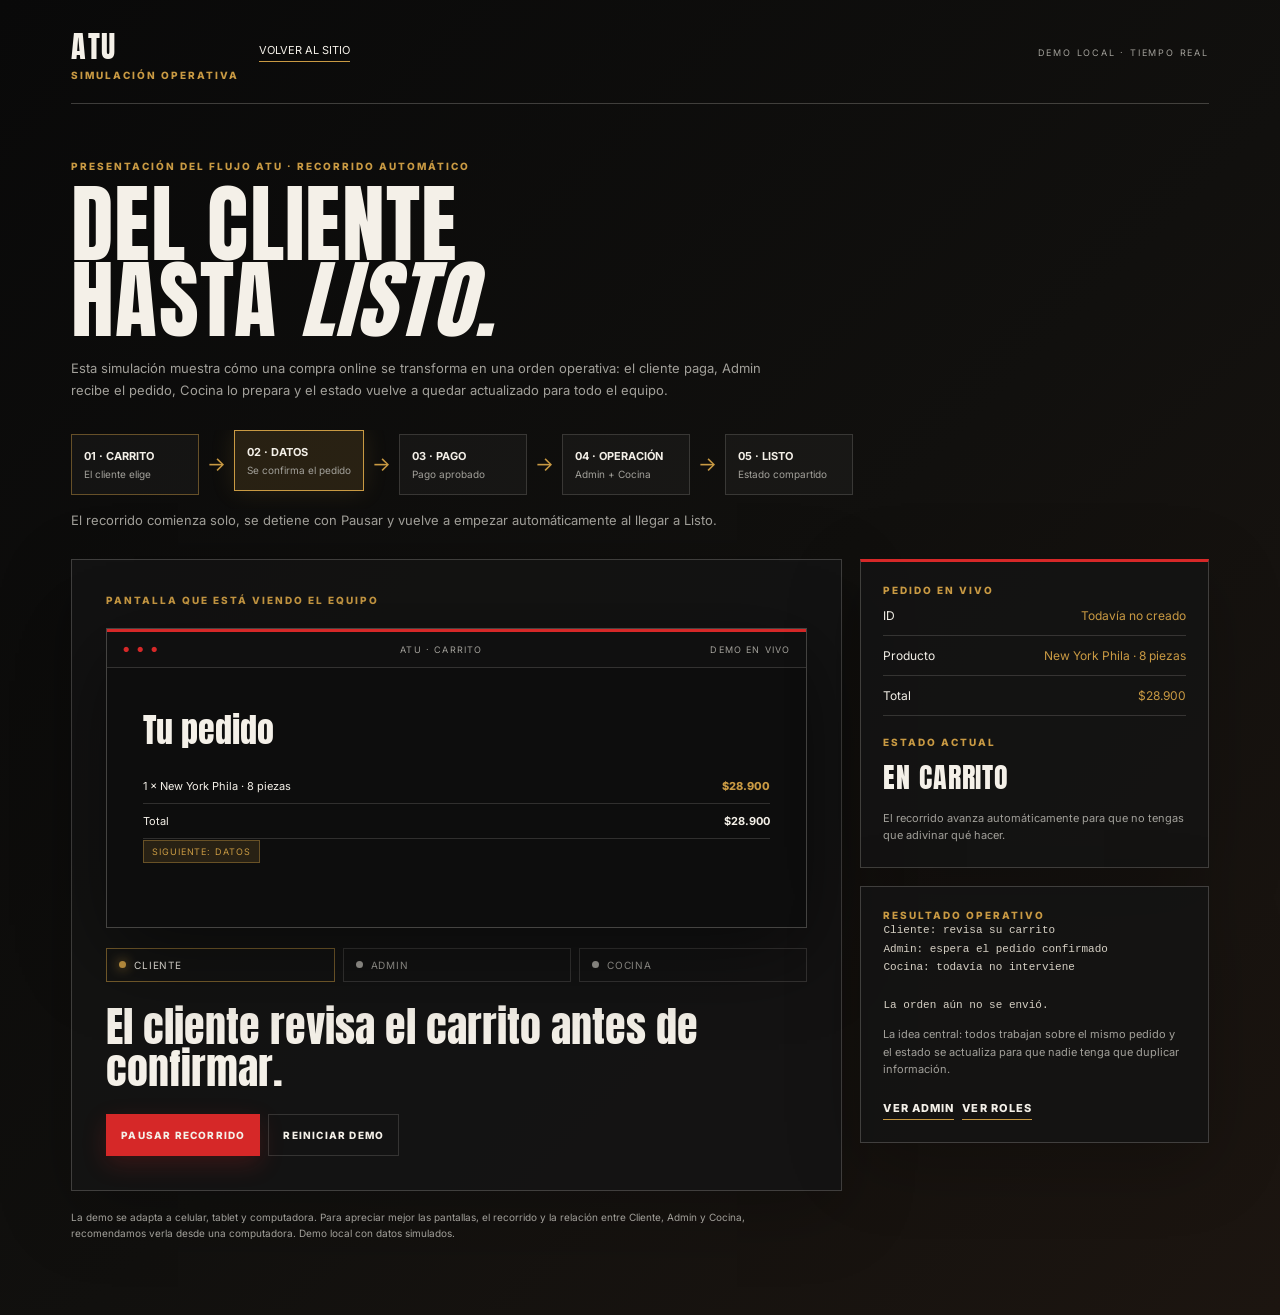
<file: Workflow-Demo.html>
<!doctype html>
<html lang="es">
<head>
<meta charset="utf-8">
<meta name="viewport" content="width=device-width,initial-scale=1">
<title>ATU Sushi | Simulación del workflow</title>
<meta name="description" content="Simulación visual del workflow ATU: del cliente hasta el pedido listo.">
<meta property="og:type" content="website">
<meta property="og:site_name" content="ATU SUSHI">
<meta property="og:title" content="ATU SUSHI — Simulación del workflow">
<meta property="og:description" content="Cliente, carrito, pago aprobado, Admin, Cocina y pedido listo.">
<meta property="og:image" content="https://atu-sushi.vercel.app/atu-social-preview.svg">
<meta property="og:image:width" content="1200">
<meta property="og:image:height" content="630">
<meta property="og:url" content="https://atu-sushi.vercel.app/Workflow-Demo.html">
<meta name="twitter:card" content="summary_large_image">
<meta name="twitter:image" content="https://atu-sushi.vercel.app/atu-social-preview.svg">
<link rel="icon" type="image/svg+xml" href="atu-favicon.svg">
<link rel="preconnect" href="https://fonts.googleapis.com">
<link href="https://fonts.googleapis.com/css2?family=Anton&family=Inter:wght@400;500;600;700;800&display=swap" rel="stylesheet">
<style>
:root{--black:#0a0a0a;--panel:#151515;--panel-2:#1d1d1d;--bone:#f4f0e8;--gray:#a2a09a;--red:#d62828;--gold:#c99a43;--line:rgba(244,240,232,.15);--display:"Anton",Impact,sans-serif;--sans:"Inter",Arial,sans-serif}*{box-sizing:border-box}body{margin:0;background:radial-gradient(circle at 80% 0,#33261a 0,transparent 34%),var(--black);color:var(--bone);font-family:var(--sans);min-height:100vh}.shell{width:min(1120px,100%);margin:auto;padding:28px 22px 54px}.top{display:flex;justify-content:space-between;align-items:center;gap:20px;border-bottom:1px solid var(--line);padding-bottom:22px}.brand{font:34px var(--display);letter-spacing:.05em}.kicker,.eyebrow{color:var(--gold);font-size:10px;font-weight:800;letter-spacing:.2em;text-transform:uppercase}.top a,.link{color:var(--bone);font-size:11px;text-decoration:none;border-bottom:1px solid var(--gold);padding-bottom:4px}.hero{padding:64px 0 42px;max-width:760px}.hero h1{font:clamp(48px,8vw,92px)/.88 var(--display);margin:14px 0 20px;letter-spacing:.01em}.hero p{color:var(--gray);line-height:1.7;max-width:650px;margin:0}.layout{display:grid;grid-template-columns:minmax(0,1.4fr) minmax(280px,.8fr);gap:18px}.panel{background:rgba(21,21,21,.9);border:1px solid var(--line);padding:22px}.steps{display:grid;gap:10px}.step{display:grid;grid-template-columns:38px 1fr auto;gap:14px;align-items:center;border:1px solid var(--line);padding:16px;background:rgba(255,255,255,.02);transition:.2s}.step.active{border-color:var(--gold);background:rgba(201,154,67,.08)}.step.done{border-color:rgba(201,154,67,.45)}.number{width:28px;height:28px;border:1px solid var(--gray);display:grid;place-items:center;font:16px var(--display);color:var(--gray)}.active .number,.done .number{border-color:var(--gold);color:var(--gold)}.step h2{font-size:14px;margin:0 0 5px}.step p{font-size:12px;color:var(--gray);margin:0;line-height:1.5}.state{font-size:9px;letter-spacing:.12em;color:var(--gray);white-space:nowrap}.done .state{color:var(--gold)}button{font:800 10px var(--sans);letter-spacing:.12em;cursor:pointer;border:1px solid var(--line);color:var(--bone);background:transparent;padding:12px 14px}button.primary{background:var(--red);border-color:var(--red)}button.gold{background:var(--gold);border-color:var(--gold);color:var(--black)}button:disabled{opacity:.35;cursor:not-allowed}.actions{display:flex;flex-wrap:wrap;gap:8px;margin-top:18px}.side{display:grid;gap:18px;align-content:start}.order-line{display:flex;justify-content:space-between;gap:12px;padding:12px 0;border-bottom:1px solid var(--line);font-size:12px}.order-line span:last-child{color:var(--gold);text-align:right}.status{font:28px var(--display);margin-top:8px;text-transform:uppercase}.status.ready{color:var(--gold)}.hint{font-size:11px;line-height:1.6;color:var(--gray);margin:12px 0 0}.log{font:11px/1.7 ui-monospace,SFMono-Regular,Consolas,monospace;color:#d6d0c4;white-space:pre-wrap;word-break:break-word}.foot{margin-top:18px;color:var(--gray);font-size:10px;line-height:1.6}@media(max-width:760px){.layout{grid-template-columns:1fr}.hero{padding-top:42px}.top{align-items:flex-start}.top a{display:none}.step{grid-template-columns:32px 1fr}.state{grid-column:2}.actions button{width:100%}}
</style>
</head>
<body>
<main class="shell">
<header class="top"><div><div class="brand">ATU</div><div class="kicker">Simulación operativa</div></div><a href="index.html">VOLVER AL SITIO</a></header>
<style>.flow{display:flex;align-items:center;gap:8px;margin-top:28px;overflow:auto;padding:4px 0 14px}.flow-node{min-width:128px;padding:14px 12px;border:1px solid var(--line);background:rgba(255,255,255,.03);transition:.35s}.flow-node strong{display:block;font-size:11px}.flow-node small{display:block;color:var(--gray);font-size:10px;margin-top:5px;white-space:nowrap}.flow-node.active{border-color:var(--gold);background:rgba(201,154,67,.14);box-shadow:0 0 24px rgba(201,154,67,.14);transform:translateY(-4px)}.flow-node.done{border-color:rgba(201,154,67,.45)}.flow-arrow{color:var(--gold);font-size:20px}.auto-note{color:var(--gray);font-size:11px;margin:12px 0 0}</style>
<style>.screen{margin:20px 0;border:1px solid var(--line);background:#0d0d0d;min-height:248px;overflow:hidden;box-shadow:0 18px 50px #0008}.screen-bar{display:flex;justify-content:space-between;align-items:center;padding:10px 14px;border-bottom:1px solid var(--line);font-size:9px;letter-spacing:.13em;color:var(--gray)}.screen-body{padding:20px}.screen-title{font:28px var(--display);margin:0 0 14px}.screen-grid{display:grid;grid-template-columns:1fr 1fr;gap:10px}.screen-card{border:1px solid var(--line);padding:12px;background:#171717;font-size:11px}.screen-card b{display:block;margin-bottom:7px}.screen-muted{color:var(--gray);font-size:10px;line-height:1.5}.screen-price{color:var(--gold);font-weight:800}.screen-pill{display:inline-block;padding:5px 8px;background:rgba(201,154,67,.14);color:var(--gold);font-size:9px;letter-spacing:.1em}.screen-check{display:flex;justify-content:space-between;gap:12px;border-bottom:1px solid var(--line);padding:10px 0;font-size:11px}.screen-check:last-child{border:0}.screen-kitchen{display:grid;grid-template-columns:1fr 1fr;gap:12px}.screen-ready{display:grid;place-items:center;text-align:center;min-height:190px}.screen-ready strong{font:42px var(--display);color:var(--gold)}@media(max-width:560px){.screen-grid,.screen-kitchen{grid-template-columns:1fr}}</style>
<style>
body{background:linear-gradient(135deg,#090909 0%,#11100e 54%,#1c1510 100%)}
.shell{width:min(1240px,100%);padding:24px clamp(18px,4vw,54px) 64px}
.top{min-height:58px;border-bottom-color:rgba(244,240,232,.22)}
.top:after{content:'DEMO LOCAL · TIEMPO REAL';color:var(--gray);font-size:9px;letter-spacing:.2em;margin-left:auto}
.brand{font-size:30px}.hero{padding:56px 0 28px;max-width:900px}.hero h1{font-size:clamp(50px,7vw,86px);letter-spacing:.015em}.hero p{font-size:13px;max-width:720px}
.layout{grid-template-columns:minmax(0,1.55fr) minmax(300px,.7fr);align-items:start}.panel{background:rgba(20,20,20,.82);border-color:rgba(244,240,232,.2);box-shadow:0 20px 70px rgba(0,0,0,.24)}
.screen{margin:22px 0 28px;min-height:300px;border-color:rgba(244,240,232,.24);box-shadow:0 25px 80px rgba(0,0,0,.48);animation:screenIn .35s ease both}.screen:before{content:'';display:block;height:3px;background:var(--red)}.screen-bar{padding:12px 16px;background:#101010}.screen-bar:before{content:'●  ●  ●';color:var(--red);font-size:7px;letter-spacing:3px;margin-right:12px}.screen-body{padding:clamp(22px,4vw,36px);min-height:242px}.screen-title{font-size:34px}.screen-card{background:#191919;border-color:rgba(244,240,232,.2);padding:16px}.screen-pill{border:1px solid rgba(201,154,67,.4)}
.screen-ready:after{content:'';position:absolute;width:170px;height:170px;border:1px solid rgba(201,154,67,.22);border-radius:50%;animation:pulseRing 2.4s ease-out infinite}.screen-ready{position:relative}.screen-ready>div{position:relative;z-index:1}.audience{display:grid;grid-template-columns:repeat(3,1fr);gap:8px;margin:-8px 0 24px}.audience-item{display:flex;align-items:center;gap:8px;border:1px solid var(--line);padding:10px 12px;color:var(--gray);font-size:10px;letter-spacing:.08em}.audience-item:before{content:'';width:7px;height:7px;border-radius:50%;background:var(--gray)}.audience-item.active{color:var(--bone);border-color:rgba(201,154,67,.55)}.audience-item.active:before{background:var(--gold);box-shadow:0 0 12px var(--gold)}
.step{padding:15px 16px;border-color:rgba(244,240,232,.13)}.step.active{box-shadow:inset 3px 0 var(--red),0 12px 30px rgba(0,0,0,.16)}.step.done{background:rgba(201,154,67,.045)}
.stage-caption{font:clamp(24px,3.5vw,42px)/1 var(--display);max-width:720px;margin:8px 0 24px;color:var(--bone)}.stage-caption em{color:var(--gold);font-style:normal}.stage-panel{padding:clamp(20px,3vw,34px)}
.side{position:sticky;top:20px}.side .panel:first-child{border-top:3px solid var(--red)}.status{letter-spacing:.03em}.actions{margin-top:22px}.actions button{min-height:42px}.button.primary,button.primary{box-shadow:0 8px 24px rgba(214,40,40,.2)}.link{font-weight:800;letter-spacing:.1em}.foot{max-width:720px}
@keyframes screenIn{from{opacity:.35;transform:translateY(8px)}to{opacity:1;transform:none}}
@keyframes pulseRing{0%{transform:scale(.75);opacity:.7}70%,100%{transform:scale(1.35);opacity:0}}
@media(max-width:760px){.top:after{display:none}.hero{padding-top:40px}.layout{grid-template-columns:1fr}.side{position:static}.screen{min-height:270px}}
</style>
<section class="hero"><div class="eyebrow">Presentación del flujo ATU · recorrido automático</div><h1>DEL CLIENTE<br>HASTA <em>LISTO.</em></h1><p>Esta simulación muestra cómo una compra online se transforma en una orden operativa: el cliente paga, Admin recibe el pedido, Cocina lo prepara y el estado vuelve a quedar actualizado para todo el equipo.</p><div class="flow" id="flow"><div class="flow-node active" data-flow="0"><strong>01 · CARRITO</strong><small>El cliente elige</small></div><div class="flow-arrow">→</div><div class="flow-node" data-flow="1"><strong>02 · DATOS</strong><small>Se confirma el pedido</small></div><div class="flow-arrow">→</div><div class="flow-node" data-flow="2"><strong>03 · PAGO</strong><small>Pago aprobado</small></div><div class="flow-arrow">→</div><div class="flow-node" data-flow="3"><strong>04 · OPERACIÓN</strong><small>Admin + Cocina</small></div><div class="flow-arrow">→</div><div class="flow-node" data-flow="4"><strong>05 · LISTO</strong><small>Estado compartido</small></div></div><p class="auto-note">El recorrido comienza solo, se detiene con Pausar y vuelve a empezar automáticamente al llegar a Listo.</p></section>
<section class="layout">
<div class="panel stage-panel"><div class="eyebrow">Pantalla que está viendo el equipo</div><div class="screen" id="screen"></div><div class="audience"><div class="audience-item active" data-audience="client">CLIENTE</div><div class="audience-item" data-audience="admin">ADMIN</div><div class="audience-item" data-audience="kitchen">COCINA</div></div><div class="stage-caption" id="stageCaption">El cliente elige su pedido.</div><div class="actions"><button class="primary" id="autoplay">INICIAR RECORRIDO</button><button id="reset">REINICIAR DEMO</button></div></div>
<aside class="side">
<div class="panel"><div class="eyebrow">Pedido en vivo</div><div class="order-line"><span>ID</span><span id="orderId">Todavía no creado</span></div><div class="order-line"><span>Producto</span><span>New York Phila · 8 piezas</span></div><div class="order-line"><span>Total</span><span>$28.900</span></div><div class="eyebrow" style="margin-top:20px">Estado actual</div><div class="status" id="status">Sin iniciar</div><p class="hint" id="hint">La simulación todavía no creó un pedido.</p></div>
<div class="panel"><div class="eyebrow">Resultado operativo</div><div class="log" id="log">Cliente: elige y paga\nAdmin: recibe y controla\nCocina: prepara y confirma\n\nEsperando inicio...</div><p class="hint">La idea central: todos trabajan sobre el mismo pedido y el estado se actualiza para que nadie tenga que duplicar información.</p><div class="actions"><a class="link" href="Admin.html">VER ADMIN</a><a class="link" href="Roles-Wireframe.html">VER ROLES</a></div></div>
</aside>
</section>
<p class="foot">La demo se adapta a celular, tablet y computadora. Para apreciar mejor las pantallas, el recorrido y la relación entre Cliente, Admin y Cocina, recomendamos verla desde una computadora. Demo local con datos simulados.</p>
</main>
<script>
const ORDER_KEY='atu_workflow_demo_order';
const product={id:'new-york-phila',name:'New York Phila',variantId:'new-york-phila-8p',variantLabel:'8 PIEZAS',pieces:'8 piezas',quantity:1,unitPrice:28900,ingredients:['Salmón','Queso crema','Palta']};
const steps=[
 {title:'Agregar al carrito',text:'El cliente elige un producto y el carrito guarda el detalle.',action:'AGREGAR AL CARRITO'},
 {title:'Completar los datos',text:'Se cargan nombre, teléfono y modalidad de retiro.',action:'CONFIRMAR DATOS'},
 {title:'Pagar',text:'La demo simula una respuesta aprobada de Mercado Pago.',action:'SIMULAR PAGO APROBADO'},
 {title:'Pedido en Admin y Cocina',text:'El mismo pedido aparece en atu_orders_v2 para ambos equipos.',action:'VER PEDIDO OPERATIVO'},
 {title:'Cocina marca Listo',text:'Cocina aprueba el pedido y Admin recibe el nuevo estado.',action:'COCINA: MARCAR LISTO'}
];
let stage=0;let orderId='';let autoTimer=null;let autoLoop=true;let autoPaused=false;
const read=(key,fallback)=>{try{return JSON.parse(localStorage.getItem(key)||fallback)}catch{return JSON.parse(fallback)}};
const write=(key,value)=>localStorage.setItem(key,JSON.stringify(value));
function renderScreen(){const screen=document.getElementById('screen');if(!screen)return;const bar=label=>`<div class="screen-bar"><span>ATU ${label}</span><span>DEMO EN VIVO</span></div>`;if(stage===0)screen.innerHTML=bar('· MENÚ')+`<div class="screen-body"><div class="screen-title">Elegí tu pedido</div><div class="screen-grid"><div class="screen-card"><b>New York Phila</b><div class="screen-muted">Salmón · queso crema · palta</div><div class="screen-price" style="margin-top:10px">$28.900</div></div><div class="screen-card"><b>Tu carrito</b><div class="screen-muted">Todavía está vacío</div><span class="screen-pill" style="margin-top:10px">ELEGIR</span></div></div></div>`;else if(stage===1)screen.innerHTML=bar('· CARRITO')+`<div class="screen-body"><div class="screen-title">Tu pedido</div><div class="screen-check"><span>1 × New York Phila · 8 piezas</span><span class="screen-price">$28.900</span></div><div class="screen-check"><span>Total</span><b>$28.900</b></div><span class="screen-pill">SIGUIENTE: DATOS</span></div>`;else if(stage===2)screen.innerHTML=bar('· CHECKOUT')+`<div class="screen-body"><div class="screen-title">Completá tus datos</div><div class="screen-grid"><div class="screen-card"><b>Nombre</b><div class="screen-muted">Cliente Demo</div></div><div class="screen-card"><b>Teléfono</b><div class="screen-muted">+54 9 299 000 0000</div></div></div><span class="screen-pill" style="margin-top:14px">RETIRO EN LOCAL</span></div>`;else if(stage===3)screen.innerHTML=bar('· MERCADOPAGO')+`<div class="screen-body"><div class="screen-title">Pago aprobado</div><div class="screen-card"><b>✓ Operación confirmada</b><div class="screen-muted">El pedido fue enviado a Admin y Cocina.</div><div class="screen-price" style="margin-top:10px">$28.900 · APROBADO</div></div></div>`;else if(stage===4)screen.innerHTML=bar('· OPERACIÓN')+`<div class="screen-body"><div class="screen-kitchen"><div class="screen-card"><span class="screen-pill">ADMIN</span><b style="margin-top:12px">Pedido ${orderId||'ATU-DEMO'}</b><div class="screen-muted">Pago aprobado · Confirmado</div></div><div class="screen-card"><span class="screen-pill">COCINA</span><b style="margin-top:12px">En preparación</b><div class="screen-muted">New York Phila · 8 piezas</div></div></div></div>`;else screen.innerHTML=bar('· LISTO')+`<div class="screen-body screen-ready"><div><span class="screen-pill">COCINA CONFIRMÓ</span><strong>LISTO</strong><div class="screen-muted">Admin muestra el mismo estado para continuar el pedido.</div></div></div>`;}
function render(){renderScreen();document.querySelectorAll('[data-flow]').forEach(node=>{const index=Number(node.dataset.flow);node.classList.toggle('active',index===Math.min(stage,4));node.classList.toggle('done',index<stage)});document.querySelectorAll('[data-audience]').forEach(node=>{const role=stage>=4?'kitchen':stage>=3?'admin':'client';node.classList.toggle('active',node.dataset.audience===role)});const captions=['El cliente elige su pedido.','El cliente revisa el carrito antes de confirmar.','El cliente completa sus datos de contacto.','El pago se aprueba y el pedido entra a operación.','Admin controla la orden y Cocina comienza a prepararla.','Cocina marca Listo y el estado queda actualizado para Admin.'];document.getElementById('stageCaption').innerHTML=captions[stage]||captions[0];document.getElementById('orderId').textContent=orderId||'Todavía no creado';const current=stage===0?'Sin iniciar':stage===1?'En carrito':stage===2?'Datos completos':stage===3?'Pago aprobado':stage===4?'En cocina': 'Listo';const status=document.getElementById('status');status.textContent=current;status.classList.toggle('ready',current==='Listo');document.getElementById('hint').textContent=stage===5?'Cocina confirmó que el pedido está listo. El recorrido vuelve a comenzar.':stage===4?'El pedido ya está disponible para Admin y Cocina.':'El recorrido avanza automáticamente para que no tengas que adivinar qué hacer.';document.getElementById('autoplay').textContent=autoPaused?'REANUDAR RECORRIDO':autoTimer?'PAUSAR RECORRIDO':'INICIAR RECORRIDO';}
function renderNarrative(){const messages=stage===0?'Cliente: elige un producto\nAdmin: todavía no recibe una orden\nCocina: todavía no interviene\n\nEsperando inicio...':stage===1?'Cliente: revisa su carrito\nAdmin: espera el pedido confirmado\nCocina: todavía no interviene\n\nLa orden aún no se envió.':stage===2?'Cliente: confirma sus datos\nAdmin: espera el resultado del pago\nCocina: todavía no interviene\n\nSiguiente: aprobar el pago.':stage===3?'Cliente: recibe confirmación\nAdmin: recibe el pedido aprobado\nCocina: recibe una orden nueva\n\nEl pedido entra a operación.':stage===4?'Cliente: espera su preparación\nAdmin: controla el pedido\nCocina: prepara y actualiza el estado\n\nSiguiente: marcar listo.':'Cliente: puede recibir su pedido\nAdmin: ve el estado LISTO\nCocina: terminó la preparación\n\nFlujo completado.';document.getElementById('log').textContent=messages;}
const renderBase=render;render=()=>{renderBase();renderNarrative();};
function createOrder(){orderId='ATU-DEMO-'+Date.now().toString().slice(-6);const now=new Date().toISOString();return {id:orderId,source:'workflow-demo',items:[product],customer:{name:'Cliente Demo',phone:'5492990000000',address:'',reference:'',notes:''},fulfillment:'pickup',subtotal:28900,total:28900,payment:{method:'mercadopago',status:'approved',mpId:'MP-DEMO'},status:'confirmado',createdAt:now,timeline:[{status:'pendiente',at:now},{status:'confirmado',at:now}]};}
function updateOrder(status){const orders=read('atu_orders_v2','[]');const index=orders.findIndex(order=>order.id===orderId);if(index<0)return;const order=orders[index];order.status=status;order.timeline=order.timeline||[];order.timeline.push({status,at:new Date().toISOString()});write('atu_orders_v2',orders);write(ORDER_KEY,order);}
function advance(){if(stage===0){write('atu_cart_v1',[product]);stage=1;}else if(stage===1){stage=2;}else if(stage===2){const order=createOrder();const orders=read('atu_orders_v2','[]').filter(item=>item.source!=='workflow-demo');orders.unshift(order);write('atu_orders_v2',orders);write('atu_last_order',order);localStorage.setItem('atu_payment_status','success');write(ORDER_KEY,order);stage=3;}else if(stage===3){stage=4;}else if(stage===4){updateOrder('listo');stage=5;}render();}
function resetDemo(){clearTimeout(autoTimer);autoTimer=null;autoPaused=false;const orders=read('atu_orders_v2','[]').filter(item=>item.source!=='workflow-demo');write('atu_orders_v2',orders);localStorage.removeItem('atu_cart_v1');localStorage.removeItem('atu_last_order');localStorage.removeItem('atu_payment_status');localStorage.removeItem(ORDER_KEY);stage=0;orderId='';render();}
function scheduleAuto(){clearTimeout(autoTimer);autoTimer=setTimeout(()=>{if(autoPaused)return;if(stage>=steps.length){resetDemo();autoTimer=setTimeout(()=>{if(!autoPaused){advance();scheduleAuto();}},900);render();return;}advance();scheduleAuto();},2400);render();}
const manualAction=document.getElementById('action');if(manualAction)manualAction.onclick=advance;document.getElementById('autoplay').onclick=()=>{if(autoPaused){autoPaused=false;scheduleAuto();render();return;}if(autoTimer){autoPaused=true;clearTimeout(autoTimer);autoTimer=null;render();return;}autoPaused=false;scheduleAuto();render();};document.getElementById('reset').onclick=resetDemo;render();setTimeout(()=>{if(autoLoop&&!autoTimer&&!autoPaused){advance();scheduleAuto();}},900);
</script>
</body>
</html>
</file>
